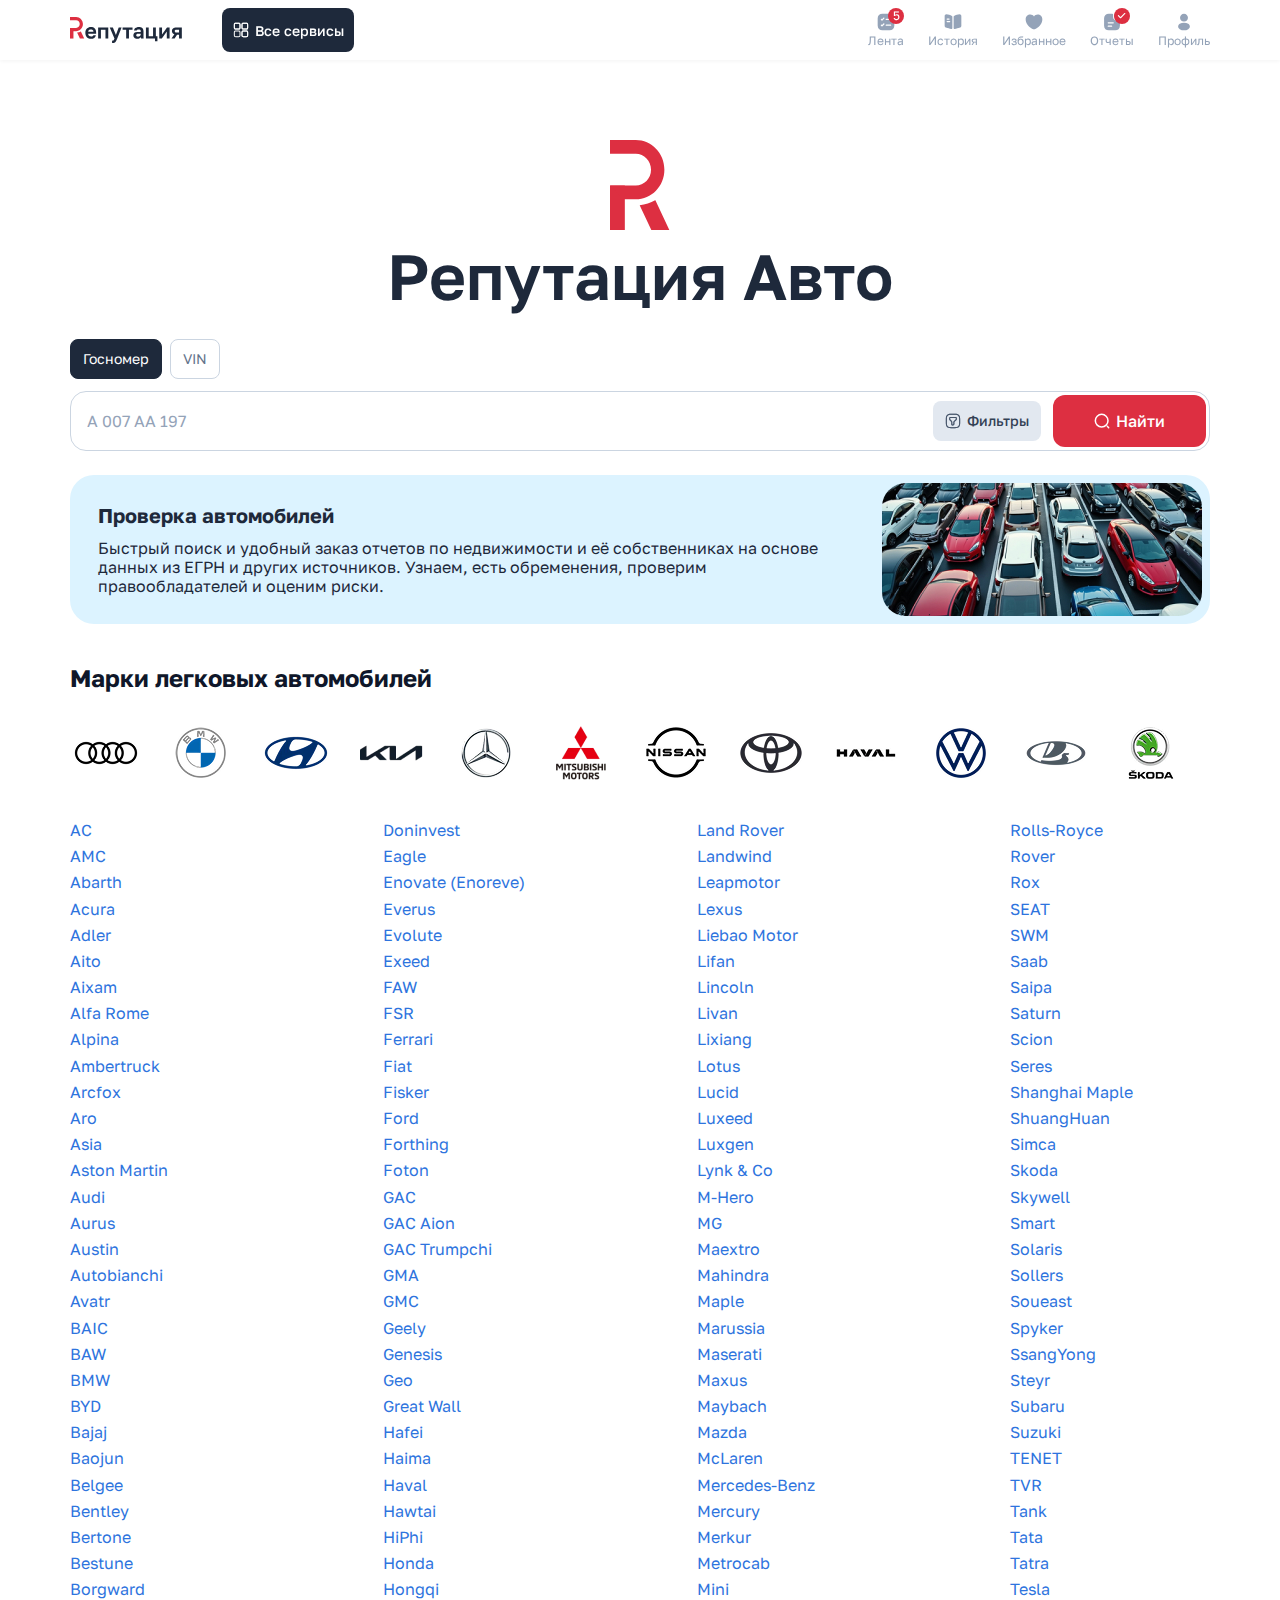
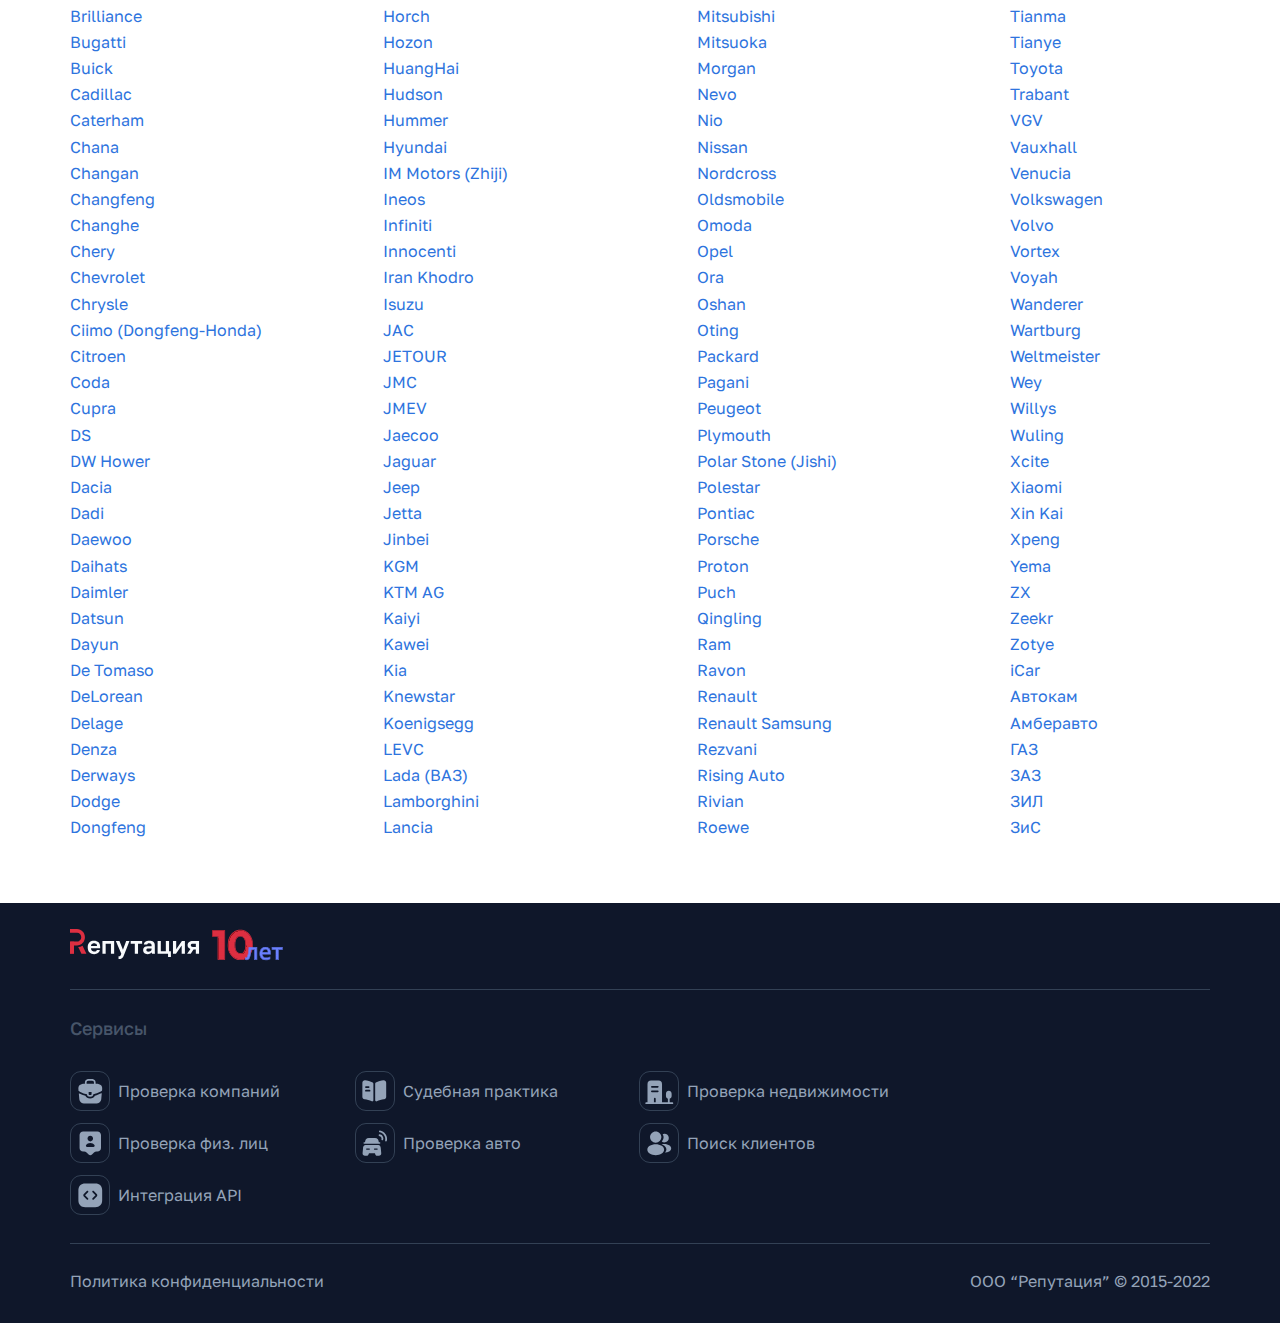
<file: index.html>
<!DOCTYPE html>
<html lang="ru">
<head>
  <meta charset="utf-8">
  <title>Default</title>
  <meta name="description" content="">
  <meta http-equiv="X-UA-Compatible" content="IE=edge">
  <meta name="viewport" content="width=device-width, initial-scale=1.0">
  <!-- <link rel="shortcut icon" type="image/x-icon" href="favicon.ico"> -->

  <!-- Libs -->
  <link rel="stylesheet" href="libs/swiper/swiper.min.css">
  <!-- Libs END -->

  <!-- Fonts -->
  <link rel="preconnect" href="https://fonts.googleapis.com">
  <link rel="preconnect" href="https://fonts.gstatic.com" crossorigin>
  <link href="https://fonts.googleapis.com/css2?family=Golos+Text:wght@400..900&display=swap" rel="stylesheet">
  <!-- Fonts END -->

  <link rel="stylesheet" href="css/reset.css">
  <link rel="stylesheet" href="css/grid.css">
  <link rel="stylesheet" href="css/main.css">
  <link rel="stylesheet" href="css/media.css">
</head>
<body class="body-bg">
  <div class="wrapper fx-column">
    
    <!-- Header -->

    <header class="header">
      <div class="container fx fx-between align-center">
        <div class="logo fx">
          <a href="#" class="fx">
            <img src="img/logo.svg" alt="Logo" class="hidden-tb">
            <img src="img/logo-mb.svg" alt="Logo" class="show-tb">
          </a>
        </div>
        <nav class="nav">
          <button class="btn flex-center btn--third btn--mid nav__open hidden-tb">Все сервисы</button>
          <div class="nav__box">
            <div class="nav__wrap">
              <p class="nav__title show-tb">Сервисы</p>
              <ul class="nav__list">
                <li><a href="#">
                  <span><svg width="29" height="29" viewBox="0 0 29 29" fill="none" xmlns="http://www.w3.org/2000/svg">
                    <path d="M25.1056 8.3098C24.0937 7.19076 22.4032 6.63123 19.9508 6.63123H19.6651V6.58361C19.6651 4.58361 19.6651 2.10742 15.1889 2.10742H13.3794C8.90318 2.10742 8.90318 4.59552 8.90318 6.58361V6.64314H8.61746C6.15318 6.64314 4.47461 7.20266 3.4627 8.32171C2.28413 9.63123 2.31985 11.3931 2.43889 12.5955L2.4508 12.6789L2.55374 13.7598C2.56393 13.8667 2.6217 13.9634 2.71147 14.0225C2.97306 14.1947 3.53454 14.56 3.85556 14.7384C4.02223 14.8455 4.2008 14.9408 4.37937 15.036C6.41508 16.155 8.65318 16.905 10.927 17.2741C11.0341 18.3931 11.5222 19.7027 14.1294 19.7027C16.7365 19.7027 17.2484 18.405 17.3318 17.2503C19.7603 16.8574 22.1056 16.0122 24.2246 14.7741C24.296 14.7384 24.3437 14.7027 24.4032 14.6669C24.9054 14.3831 25.4276 14.0292 25.8963 13.6878C25.9768 13.6292 26.0285 13.5393 26.0395 13.4403L26.0698 13.1669L26.1294 12.6074C26.1413 12.536 26.1413 12.4765 26.1532 12.3931C26.2484 11.1908 26.2246 9.5479 25.1056 8.3098ZM15.5818 16.4646C15.5818 17.7265 15.5818 17.9169 14.1175 17.9169C12.6532 17.9169 12.6532 17.6908 12.6532 16.4765V14.9765H15.5818V16.4646ZM10.6056 6.63123V6.58361C10.6056 4.5598 10.6056 3.8098 13.3794 3.8098H15.1889C17.9627 3.8098 17.9627 4.57171 17.9627 6.58361V6.64314H10.6056V6.63123Z" fill="#94A3B8"/>
                    <path d="M25.2351 16.1653C25.487 16.0437 25.7763 16.2442 25.7511 16.5227L25.2852 21.6549C25.0352 24.0359 24.059 26.4645 18.8209 26.4645H9.74944C4.51135 26.4645 3.53516 24.0359 3.28516 21.6669L2.84179 16.7898C2.81676 16.5145 3.10038 16.3147 3.35167 16.4299C4.59286 16.9992 7.57565 18.3275 9.2627 18.7421C9.38052 18.7711 9.47668 18.8551 9.52458 18.9665C10.2216 20.5883 11.8103 21.4526 14.1304 21.4526C16.4275 21.4526 18.0376 20.555 18.7361 18.931C18.7841 18.8194 18.88 18.7355 18.9979 18.7065C20.786 18.2665 23.9444 16.7882 25.2351 16.1653Z" fill="#94A3B8"/>
                  </svg></span>
                  Проверка компаний
                </a></li>
                <li><a href="#">
                  <span><svg width="29" height="29" viewBox="0 0 29 29" fill="none" xmlns="http://www.w3.org/2000/svg">
                    <path d="M21.4294 2.38086H7.14369C5.1675 2.38086 3.57227 3.96419 3.57227 5.91657V18.9047C3.57227 20.8571 5.1675 22.4404 7.14369 22.4404H8.04846C9.00084 22.4404 9.9056 22.8094 10.5723 23.4761L12.608 25.488C13.5366 26.4047 15.0485 26.4047 15.977 25.488L18.0127 23.4761C18.6794 22.8094 19.5961 22.4404 20.5366 22.4404H21.4294C23.4056 22.4404 25.0008 20.8571 25.0008 18.9047V5.91657C25.0008 3.96419 23.4056 2.38086 21.4294 2.38086ZM14.2866 6.84515C15.8223 6.84515 17.0604 8.08324 17.0604 9.61896C17.0604 11.1547 15.8223 12.3928 14.2866 12.3928C12.7508 12.3928 11.5127 11.1428 11.5127 9.61896C11.5127 8.08324 12.7508 6.84515 14.2866 6.84515ZM17.477 17.9285H11.0961C10.1318 17.9285 9.57227 16.8571 10.108 16.0594C10.9175 14.8571 12.4889 14.0475 14.2866 14.0475C16.0842 14.0475 17.6556 14.8571 18.4651 16.0594C19.0008 16.8571 18.4294 17.9285 17.477 17.9285Z" fill="#94A3B8"/>
                  </svg></span>
                  Проверка физ. лиц
                </a></li>
                <li><a href="#">
                  <span><svg width="29" height="29" viewBox="0 0 29 29" fill="none" xmlns="http://www.w3.org/2000/svg">
                    <path d="M26.1896 5.77376V19.9285C26.1896 21.0833 25.2492 22.1428 24.0944 22.2857L23.7254 22.3333C21.773 22.5952 19.023 23.4047 16.8087 24.3333C16.0349 24.6547 15.1777 24.0714 15.1777 23.2261V6.66662C15.1777 6.22614 15.4277 5.82138 15.8206 5.6071C17.9992 4.42852 21.2968 3.38091 23.5349 3.19043H23.6063C25.0349 3.19043 26.1896 4.34519 26.1896 5.77376Z" fill="#94A3B8"/>
                    <path d="M12.7501 5.6071C10.5715 4.42852 7.2739 3.38091 5.03581 3.19043H4.95247C3.5239 3.19043 2.36914 4.34519 2.36914 5.77376V19.9285C2.36914 21.0833 3.30962 22.1428 4.46438 22.2857L4.83343 22.3333C6.78581 22.5952 9.53581 23.4047 11.7501 24.3333C12.5239 24.6547 13.381 24.0714 13.381 23.2261V6.66662C13.381 6.21424 13.143 5.82138 12.7501 5.6071ZM5.95247 9.21424H8.63105C9.11914 9.21424 9.5239 9.619 9.5239 10.1071C9.5239 10.6071 9.11914 11 8.63105 11H5.95247C5.46438 11 5.05962 10.6071 5.05962 10.1071C5.05962 9.619 5.46438 9.21424 5.95247 9.21424ZM9.5239 14.5714H5.95247C5.46438 14.5714 5.05962 14.1785 5.05962 13.6785C5.05962 13.1904 5.46438 12.7857 5.95247 12.7857H9.5239C10.012 12.7857 10.4168 13.1904 10.4168 13.6785C10.4168 14.1785 10.012 14.5714 9.5239 14.5714Z" fill="#94A3B8"/>
                  </svg></span>
                  Судебные дела
                </a></li>
                <li><a href="#">
                  <span><svg width="29" height="29" viewBox="0 0 29 29" fill="none" xmlns="http://www.w3.org/2000/svg">
                    <path d="M22.2741 11.2975C22.155 11.2975 22.036 11.2737 21.9169 11.2261C21.4646 11.0237 21.2622 10.4999 21.4527 10.0475C21.6789 9.5356 21.5479 8.7856 21.1312 8.16656C20.7146 7.5356 20.0836 7.10703 19.5122 7.14275C18.9884 7.14275 18.6193 6.74989 18.6074 6.26179C18.6074 5.76179 19.0003 5.36894 19.4884 5.35703C20.7146 5.33322 21.8693 6.0356 22.6193 7.16656C23.3812 8.30941 23.5598 9.67846 23.0955 10.7499C22.9527 11.0951 22.6193 11.2975 22.2741 11.2975Z" fill="#94A3B8"/>
                    <path d="M25.9762 12.4763C25.8928 12.4763 25.8214 12.4644 25.7381 12.4406C25.2619 12.3097 24.9881 11.8216 25.119 11.3454C25.5714 9.72633 25.1905 7.79775 24.1071 6.17871C23.0238 4.55966 21.3809 3.47632 19.7024 3.27394C19.2143 3.21442 18.869 2.77394 18.9285 2.28585C18.9881 1.79775 19.4405 1.44061 19.9166 1.51204C22.0952 1.77394 24.2143 3.1549 25.5833 5.20251C26.9524 7.25013 27.4166 9.72633 26.8333 11.8454C26.7262 12.2144 26.369 12.4763 25.9762 12.4763Z" fill="#94A3B8"/>
                    <path d="M20.3821 14.0237C20.3821 14.3809 20.0845 14.6785 19.7273 14.6785H4.08445C3.72731 14.6785 3.42969 14.3809 3.42969 14.0237C3.42969 13.6666 3.72731 13.369 4.08445 13.369H4.9654L5.29873 11.7975C5.60826 10.2737 6.26302 8.88086 8.85826 8.88086H14.9654C17.5606 8.88086 18.2035 10.2856 18.5249 11.7975L18.8583 13.369H19.7392C20.0845 13.369 20.3821 13.6666 20.3821 14.0237Z" fill="#94A3B8"/>
                    <path d="M20.7508 18.9408C20.6199 17.5123 20.2389 15.9766 17.4532 15.9766H6.35797C3.57225 15.9766 3.1913 17.5123 3.06035 18.9408L2.57225 24.2385C2.51273 24.8932 2.72701 25.5599 3.17939 26.0599C3.64368 26.5599 4.28654 26.8456 4.98892 26.8456H6.61987C8.02463 26.8456 8.29844 26.0361 8.47701 25.5123L8.65558 24.9885C8.85797 24.3932 8.90559 24.2385 9.6913 24.2385H14.1437C14.9294 24.2385 14.9532 24.3218 15.1794 24.9885L15.358 25.5123C15.5365 26.048 15.7984 26.8456 17.2151 26.8456H18.8461C19.5365 26.8456 20.1913 26.5599 20.6556 26.0599C21.108 25.5599 21.3223 24.9051 21.2627 24.2385L20.7508 18.9408ZM9.29844 20.7504H6.6913C6.33416 20.7504 6.03654 20.4528 6.03654 20.0956C6.03654 19.7385 6.33416 19.4408 6.6913 19.4408H9.29844C9.65558 19.4408 9.9532 19.7385 9.9532 20.0956C9.9532 20.4528 9.65558 20.7504 9.29844 20.7504ZM17.1199 20.7504H14.5127C14.1556 20.7504 13.858 20.4528 13.858 20.0956C13.858 19.7385 14.1556 19.4408 14.5127 19.4408H17.1199C17.477 19.4408 17.7746 19.7385 17.7746 20.0956C17.7746 20.4528 17.477 20.7504 17.1199 20.7504Z" fill="#94A3B8"/>
                  </svg></span>
                  Проверка авто
                </a></li>
                <li><a href="#">
                  <span><svg width="29" height="29" viewBox="0 0 29 29" fill="none" xmlns="http://www.w3.org/2000/svg">
                    <path d="M13.4762 3.57129H6.05952C3.69048 3.57129 2.5 4.77367 2.5 7.16653V26.1903H8.92857V21.7261C8.92857 21.238 9.33333 20.8332 9.82143 20.8332C10.3095 20.8332 10.7143 21.2261 10.7143 21.7261V26.1903H17.0238V7.16653C17.0238 4.77367 15.8452 3.57129 13.4762 3.57129ZM12.7976 15.1784H6.90476C6.41667 15.1784 6.01191 14.7737 6.01191 14.2856C6.01191 13.7975 6.41667 13.3927 6.90476 13.3927H12.7976C13.2857 13.3927 13.6905 13.7975 13.6905 14.2856C13.6905 14.7737 13.2857 15.1784 12.7976 15.1784ZM12.7976 10.7141H6.90476C6.41667 10.7141 6.01191 10.3094 6.01191 9.82129C6.01191 9.33319 6.41667 8.92843 6.90476 8.92843H12.7976C13.2857 8.92843 13.6905 9.33319 13.6905 9.82129C13.6905 10.3094 13.2857 10.7141 12.7976 10.7141Z" fill="#94A3B8"/>
                    <path d="M27.3802 25.2973H24.6778V21.7259C25.8088 21.3568 26.6302 20.2973 26.6302 19.0473V16.6663C26.6302 15.1068 25.3564 13.833 23.7969 13.833C22.2374 13.833 20.9635 15.1068 20.9635 16.6663V19.0473C20.9635 20.2854 21.7731 21.333 22.8802 21.714V25.2973H1.18973C0.701637 25.2973 0.296875 25.7021 0.296875 26.1902C0.296875 26.6782 0.701637 27.083 1.18973 27.083H23.7254C23.7493 27.083 23.7612 27.0949 23.785 27.0949C23.8088 27.0949 23.8207 27.083 23.8445 27.083H27.3802C27.8683 27.083 28.2731 26.6782 28.2731 26.1902C28.2731 25.7021 27.8683 25.2973 27.3802 25.2973Z" fill="#94A3B8"/>
                  </svg></span>
                  Проверка недвижимости
                </a></li>
                <li><a href="#">
                  <span><svg width="29" height="29" viewBox="0 0 29 29" fill="none" xmlns="http://www.w3.org/2000/svg">
                    <path d="M10.7134 2.38086C7.59431 2.38086 5.05859 4.91657 5.05859 8.03562C5.05859 11.0951 7.45145 13.5713 10.5705 13.6785C10.6657 13.6666 10.761 13.6666 10.8324 13.6785C10.8562 13.6785 10.8681 13.6785 10.8919 13.6785C10.9038 13.6785 10.9038 13.6785 10.9157 13.6785C13.9634 13.5713 16.3562 11.0951 16.3681 8.03562C16.3681 4.91657 13.8324 2.38086 10.7134 2.38086Z" fill="#94A3B8"/>
                    <path d="M16.7606 16.8453C13.4392 14.631 8.02251 14.631 4.67727 16.8453C3.16536 17.8572 2.33203 19.2262 2.33203 20.6905C2.33203 22.1548 3.16536 23.512 4.66536 24.512C6.33203 25.631 8.52251 26.1905 10.713 26.1905C12.9035 26.1905 15.0939 25.631 16.7606 24.512C18.2606 23.5 19.0939 22.1429 19.0939 20.6667C19.082 19.2024 18.2606 17.8453 16.7606 16.8453Z" fill="#94A3B8"/>
                    <path d="M23.7969 8.73798C23.9874 11.0475 22.3445 13.0713 20.0707 13.3451C20.0588 13.3451 20.0588 13.3451 20.0469 13.3451H20.0112C19.9397 13.3451 19.8683 13.3451 19.8088 13.3689C18.654 13.4285 17.5945 13.0594 16.7969 12.3808C18.0231 11.2856 18.7254 9.64274 18.5826 7.85703C18.4993 6.89274 18.1659 6.01179 17.6659 5.26179C18.1183 5.0356 18.6421 4.89274 19.1778 4.84512C21.5112 4.64274 23.5945 6.38084 23.7969 8.73798Z" fill="#94A3B8"/>
                    <path d="M26.1781 19.7504C26.0829 20.9051 25.3448 21.9051 24.1067 22.5837C22.9162 23.2385 21.4162 23.548 19.9281 23.5123C20.7852 22.7385 21.2852 21.7742 21.3805 20.7504C21.4995 19.2742 20.7972 17.8575 19.3924 16.7266C18.5948 16.0956 17.6662 15.5956 16.6543 15.2266C19.2852 14.4647 22.5948 14.9766 24.6305 16.6194C25.7257 17.5004 26.2853 18.6075 26.1781 19.7504Z" fill="#94A3B8"/>
                  </svg></span>
                  Поиск клиентов
                </a></li>
                <li><a href="#">
                  <span><svg width="29" height="29" viewBox="0 0 29 29" fill="none" xmlns="http://www.w3.org/2000/svg">
                    <path d="M19.2737 2.38086H9.29753C4.96419 2.38086 2.38086 4.96419 2.38086 9.29753V19.2618C2.38086 23.6071 4.96419 26.1904 9.29753 26.1904H19.2618C23.5951 26.1904 26.1785 23.6071 26.1785 19.2737V9.29753C26.1904 4.96419 23.6071 2.38086 19.2737 2.38086ZM12.0594 17.2618C12.4047 17.607 12.4047 18.1785 12.0594 18.5237C11.8809 18.7023 11.6547 18.7856 11.4285 18.7856C11.2023 18.7856 10.9761 18.7023 10.7975 18.5237L7.83324 15.5594C7.13086 14.857 7.13086 13.7261 7.83324 13.0237L10.7975 10.0594C11.1428 9.71419 11.7142 9.71419 12.0594 10.0594C12.4047 10.4047 12.4047 10.9761 12.0594 11.3213L9.09515 14.2856L12.0594 17.2618ZM20.738 15.5475L17.7737 18.5118C17.5951 18.6904 17.369 18.7737 17.1428 18.7737C16.9166 18.7737 16.6904 18.6904 16.5118 18.5118C16.1666 18.1666 16.1666 17.5951 16.5118 17.2499L19.4761 14.2856L16.5118 11.3094C16.1666 10.9642 16.1666 10.3928 16.5118 10.0475C16.8571 9.70229 17.4285 9.70229 17.7737 10.0475L20.738 13.0118C21.4404 13.7142 21.4404 14.8571 20.738 15.5475Z" fill="#94A3B8"/>
                  </svg></span>
                  Интеграция API
                </a></li>
              </ul>
              <div class="nav__info show-tb">
                <p>Политика конфиденциальности</p>
                <p><a href="#">ООО “Репутация” © 2015-2022 </a></p>
              </div>
            </div>
          </div>
        </nav>
        <div class="panel fx">
          <a href="#" class="panel__item">
            <span class="panel__icon">
              <svg width="20" height="20" viewBox="0 0 20 20" fill="none" xmlns="http://www.w3.org/2000/svg">
                <path d="M13.492 1.66699H6.50866C3.47533 1.66699 1.66699 3.47533 1.66699 6.50866V13.492C1.66699 16.5253 3.47533 18.3337 6.50866 18.3337H13.492C16.5253 18.3337 18.3337 16.5253 18.3337 13.492V6.50866C18.3337 3.47533 16.5253 1.66699 13.492 1.66699ZM8.30866 12.417L6.43366 14.292C6.30866 14.417 6.15033 14.4753 5.99199 14.4753C5.83366 14.4753 5.66699 14.417 5.55033 14.292L4.92533 13.667C4.67533 13.4253 4.67533 13.0253 4.92533 12.7837C5.16699 12.542 5.55866 12.542 5.80866 12.7837L5.99199 12.967L7.42533 11.5337C7.66699 11.292 8.05866 11.292 8.30866 11.5337C8.55033 11.7753 8.55033 12.1753 8.30866 12.417ZM8.30866 6.58366L6.43366 8.45866C6.30866 8.58366 6.15033 8.64199 5.99199 8.64199C5.83366 8.64199 5.66699 8.58366 5.55033 8.45866L4.92533 7.83366C4.67533 7.59199 4.67533 7.19199 4.92533 6.95033C5.16699 6.70866 5.55866 6.70866 5.80866 6.95033L5.99199 7.13366L7.42533 5.70033C7.66699 5.45866 8.05866 5.45866 8.30866 5.70033C8.55033 5.94199 8.55033 6.34199 8.30866 6.58366ZM14.6337 13.8503H10.2587C9.91699 13.8503 9.63366 13.567 9.63366 13.2253C9.63366 12.8837 9.91699 12.6003 10.2587 12.6003H14.6337C14.9837 12.6003 15.2587 12.8837 15.2587 13.2253C15.2587 13.567 14.9837 13.8503 14.6337 13.8503ZM14.6337 8.01699H10.2587C9.91699 8.01699 9.63366 7.73366 9.63366 7.39199C9.63366 7.05033 9.91699 6.76699 10.2587 6.76699H14.6337C14.9837 6.76699 15.2587 7.05033 15.2587 7.39199C15.2587 7.73366 14.9837 8.01699 14.6337 8.01699Z" fill="#94A3B8"/>
              </svg>
              <span class="panel__info panel__info--quantity flex-center">5</span>
            </span>
            Лента
          </a>
          <a href="#" class="panel__item">
            <span class="panel__icon">
              <svg width="20" height="20" viewBox="0 0 20 20" fill="none" xmlns="http://www.w3.org/2000/svg">
                <path d="M18.3333 4.04173V13.9501C18.3333 14.7584 17.675 15.5001 16.8667 15.6001L16.6083 15.6334C15.2417 15.8167 13.3167 16.3834 11.7667 17.0334C11.225 17.2584 10.625 16.8501 10.625 16.2584V4.66673C10.625 4.3584 10.8 4.07507 11.075 3.92507C12.6 3.10007 14.9083 2.36673 16.475 2.2334H16.525C17.525 2.2334 18.3333 3.04173 18.3333 4.04173Z" fill="#94A3B8"/>
                <path d="M8.92487 3.92507C7.39987 3.10007 5.09154 2.36673 3.52487 2.2334H3.46654C2.46654 2.2334 1.6582 3.04173 1.6582 4.04173V13.9501C1.6582 14.7584 2.31654 15.5001 3.12487 15.6001L3.3832 15.6334C4.74987 15.8167 6.67487 16.3834 8.22487 17.0334C8.76654 17.2584 9.36654 16.8501 9.36654 16.2584V4.66673C9.36654 4.35006 9.19987 4.07507 8.92487 3.92507ZM4.16654 6.45006H6.04154C6.3832 6.45006 6.66654 6.7334 6.66654 7.07506C6.66654 7.42506 6.3832 7.70006 6.04154 7.70006H4.16654C3.82487 7.70006 3.54154 7.42506 3.54154 7.07506C3.54154 6.7334 3.82487 6.45006 4.16654 6.45006ZM6.66654 10.2001H4.16654C3.82487 10.2001 3.54154 9.92506 3.54154 9.57506C3.54154 9.2334 3.82487 8.95006 4.16654 8.95006H6.66654C7.0082 8.95006 7.29154 9.2334 7.29154 9.57506C7.29154 9.92506 7.0082 10.2001 6.66654 10.2001Z" fill="#94A3B8"/>
              </svg>
            </span>
            История
          </a>
          <a href="#" class="panel__item">
            <span class="panel__icon">
              <svg width="20" height="20" viewBox="0 0 20 20" fill="none" xmlns="http://www.w3.org/2000/svg">
                <path d="M13.7003 2.58301C12.192 2.58301 10.842 3.31634 10.0003 4.44134C9.15866 3.31634 7.80866 2.58301 6.30033 2.58301C3.74199 2.58301 1.66699 4.66634 1.66699 7.24134C1.66699 8.23301 1.82533 9.14967 2.10033 9.99967C3.41699 14.1663 7.47533 16.658 9.48366 17.3413C9.76699 17.4413 10.2337 17.4413 10.517 17.3413C12.5253 16.658 16.5837 14.1663 17.9003 9.99967C18.1753 9.14967 18.3337 8.23301 18.3337 7.24134C18.3337 4.66634 16.2587 2.58301 13.7003 2.58301Z" fill="#94A3B8"/>
              </svg>
            </span>
            Избранное
          </a>
          <a href="#" class="panel__item">
            <span class="panel__icon">
              <svg width="20" height="20" viewBox="0 0 20 20" fill="none" xmlns="http://www.w3.org/2000/svg">
                <path d="M13.1667 1.84207C12.8251 1.5004 12.2334 1.73373 12.2334 2.20873V5.11707C12.2334 6.33373 13.2667 7.34207 14.5251 7.34207C15.3167 7.3504 16.4167 7.3504 17.3584 7.3504C17.8334 7.3504 18.0834 6.79207 17.7501 6.45873C16.5501 5.2504 14.4001 3.0754 13.1667 1.84207Z" fill="#94A3B8"/>
                <path d="M17.083 8.49199H14.6747C12.6997 8.49199 11.0913 6.88366 11.0913 4.90866V2.50033C11.0913 2.04199 10.7163 1.66699 10.258 1.66699H6.72467C4.15801 1.66699 2.08301 3.33366 2.08301 6.30866V13.692C2.08301 16.667 4.15801 18.3337 6.72467 18.3337H13.2747C15.8413 18.3337 17.9163 16.667 17.9163 13.692V9.32533C17.9163 8.86699 17.5413 8.49199 17.083 8.49199ZM9.58301 14.792H6.24967C5.90801 14.792 5.62467 14.5087 5.62467 14.167C5.62467 13.8253 5.90801 13.542 6.24967 13.542H9.58301C9.92467 13.542 10.208 13.8253 10.208 14.167C10.208 14.5087 9.92467 14.792 9.58301 14.792ZM11.2497 11.4587H6.24967C5.90801 11.4587 5.62467 11.1753 5.62467 10.8337C5.62467 10.492 5.90801 10.2087 6.24967 10.2087H11.2497C11.5913 10.2087 11.8747 10.492 11.8747 10.8337C11.8747 11.1753 11.5913 11.4587 11.2497 11.4587Z" fill="#94A3B8"/>
              </svg>
              <span class="panel__info panel__info--check flex-center"></span>
            </span>
            Отчеты
          </a>
          <a href="#" class="panel__item">
            <span class="panel__icon">
              <svg width="20" height="20" viewBox="0 0 20 20" fill="none" xmlns="http://www.w3.org/2000/svg">
                <path d="M10.0003 1.66699C7.81699 1.66699 6.04199 3.44199 6.04199 5.62533C6.04199 7.76699 7.71699 9.50033 9.90033 9.57533C9.96699 9.56699 10.0337 9.56699 10.0837 9.57533C10.1003 9.57533 10.1087 9.57533 10.1253 9.57533C10.1337 9.57533 10.1337 9.57533 10.142 9.57533C12.2753 9.50033 13.9503 7.76699 13.9587 5.62533C13.9587 3.44199 12.1837 1.66699 10.0003 1.66699Z" fill="#94A3B8"/>
                <path d="M14.2338 11.7914C11.9088 10.2414 8.11712 10.2414 5.77546 11.7914C4.71712 12.4997 4.13379 13.4581 4.13379 14.4831C4.13379 15.5081 4.71712 16.4581 5.76712 17.1581C6.93379 17.9414 8.46712 18.3331 10.0005 18.3331C11.5338 18.3331 13.0671 17.9414 14.2338 17.1581C15.2838 16.4497 15.8671 15.4997 15.8671 14.4664C15.8588 13.4414 15.2838 12.4914 14.2338 11.7914Z" fill="#94A3B8"/>
              </svg>
            </span>
            Профиль
          </a>
        </div>
        <button class="navbar-toggle show-tb">
          <span class="icon-bar speed"></span>
          <span class="icon-bar speed"></span>
          <span class="icon-bar speed"></span>
        </button>
      </div>
    </header>
    
    <!-- Main -->
    
    <main class="main">

      <!-- Hero -->

      <section class="hero">
        <div class="container container--small">
          <div class="hero__head text-center hidden-tb">
            <div class="hero__head-img flex-center">
              <a href="#" class="fx"><img src="img/svg/i-logo.svg" alt="Logo"></a>
            </div>
            <h1>Репутация Авто</h1>
          </div>
          <div class="hero__inner fx fx-wrap">
            <div class="verification-txt fx fx-between align-center">
              <a href="#" style="background: url('img/other/verification.jpg') center/cover no-repeat;"></a>
              <div class="verification-txt__box">
                <span>Проверка автомобилей</span>
                <p>Быстрый поиск и удобный заказ отчетов по недвижимости и её собственниках на основе данных из ЕГРН и других источников. Узнаем, есть обременения, проверим правообладателей и оценим риски. </p>
              </div>
            </div>
            <form action="#" class="form search">
              <div class="tab">
                <ul class="tab__nav fx">
                  <li class="tab__nav-item flex-center speed active">Госномер</li>
                  <li class="tab__nav-item flex-center speed">VIN</li>
                </ul>
                <div class="tab__body">
                  <div class="tab__item">
                    <div class="search__body">
                      <div class="search__field">
                        <input class="hidden-tb" type="text" placeholder="A 007 AA 197">
                        <input class="show-tb" type="text" placeholder="Введите номер или VIN">
                        <div class="search__type">
                          <p>Вы можете проверить госномер следующих типов:</p>
                          <ul class="search__type-list fx fx-wrap">
                            <li>
                              <span>А 007 АА</span>
                              <span>197</span>
                            </li>
                            <li>
                              <span>А 007</span>
                              <span>77</span>
                            </li>
                            <li>
                              <span>АА 0007</span>
                              <span>77</span>
                            </li>
                            <li>
                              <span>0007 АА</span>
                              <span>77</span>
                            </li>
                          </ul>
                        </div>
                      </div>
                      <span class="btn btn--second flex-center hidden-tb speed"><i class="i-filter"></i>Фильтры</span>
                      <button class="btn btn--primary flex-center btn--big"><i class="i-search"></i>Найти</button>
                      <p class="search__example show-tb">Например, <span>50:21:0140218:5625</span> или <span>г.Москва, ул.Паперника, д.5, кв. 39</span></p>
                    </div>
                  </div>
                  <div class="tab__item">
                    <div class="search__body">
                      <div class="search__field">
                        <input class="hidden-tb" type="text" placeholder="A 007 AA 197">
                        <input class="show-tb" type="text" placeholder="Введите номер или VIN">
                        <div class="search__type">
                          <p>Вы можете проверить госномер следующих типов:</p>
                          <ul class="search__type-list fx fx-wrap">
                            <li>
                              <span>WAWZZZ4G5C1111391</span>
                            </li>
                            <li>
                              <span>WAWZZZ4G5C1111391</span>
                            </li>
                          </ul>
                        </div>
                      </div>
                      <span class="btn btn--second flex-center hidden-tb speed"><i class="i-filter"></i>Фильтры</span>
                      <button class="btn btn--primary flex-center btn--big"><i class="i-search"></i>Найти</button>
                      <p class="search__example show-tb">Например, <span>50:21:0140218:5625</span> или <span>г.Москва, ул.Паперника, д.5, кв. 39</span></p>
                    </div>
                  </div>
                </div>
              </div>
            </form>
          </div>
          <div class="hero__inner brand">
            <div class="title">
              <h2>Марки легковых автомобилей</h2>
            </div>
            <div class="brand__head fx fx-between hidden-tb">
              <div class="brand__head-item"><img src="img/brand/1.png" alt="Brand"></div>
              <div class="brand__head-item"><img src="img/brand/2.png" alt="Brand"></div>
              <div class="brand__head-item"><img src="img/brand/3.png" alt="Brand"></div>
              <div class="brand__head-item"><img src="img/brand/4.png" alt="Brand"></div>
              <div class="brand__head-item"><img src="img/brand/5.png" alt="Brand"></div>
              <div class="brand__head-item"><img src="img/brand/6.png" alt="Brand"></div>
              <div class="brand__head-item"><img src="img/brand/7.png" alt="Brand"></div>
              <div class="brand__head-item"><img src="img/brand/8.png" alt="Brand"></div>
              <div class="brand__head-item"><img src="img/brand/9.png" alt="Brand"></div>
              <div class="brand__head-item"><img src="img/brand/10.png" alt="Brand"></div>
              <div class="brand__head-item"><img src="img/brand/11.png" alt="Brand"></div>
              <div class="brand__head-item"><img src="img/brand/12.png" alt="Brand"></div>
            </div>
            <div class="brand__lists fx fx-between fx-wrap">
              <ul class="brand__list">
                <li><a href="#">AC</a></li>
                <li><a href="#">AMC</a></li>
                <li><a href="#">Abarth</a></li>
                <li><a href="#">Acura</a></li>
                <li><a href="#">Adler</a></li>
                <li><a href="#">Aito</a></li>
                <li><a href="#">Aixam</a></li>
                <li><a href="#">Alfa Rome</a></li>
                <li><a href="#">Alpina</a></li>
                <li><a href="#">Ambertruck</a></li>
                <li><a href="#">Arcfox</a></li>
                <li><a href="#">Aro</a></li>
                <li><a href="#">Asia</a></li>
                <li><a href="#">Aston Martin</a></li>
                <li><a href="#">Audi</a></li>
                <li><a href="#">Aurus</a></li>
                <li><a href="#">Austin</a></li>
                <li><a href="#">Autobianchi</a></li>
                <li><a href="#">Avatr</a></li>
                <li><a href="#">BAIC</a></li>
                <li><a href="#">BAW</a></li>
                <li><a href="#">BMW</a></li>
                <li><a href="#">BYD</a></li>
                <li><a href="#">Bajaj</a></li>
                <li><a href="#">Baojun</a></li>
                <li><a href="#">Belgee</a></li>
                <li><a href="#">Bentley</a></li>
                <li><a href="#">Bertone</a></li>
                <li><a href="#">Bestune</a></li>
                <li><a href="#">Borgward</a></li>
                <li><a href="#">Brilliance</a></li>
                <li><a href="#">Bugatti</a></li>
                <li><a href="#">Buick</a></li>
                <li><a href="#">Cadillac</a></li>
                <li><a href="#">Caterham</a></li>
                <li><a href="#">Chana</a></li>
                <li><a href="#">Changan</a></li>
                <li><a href="#">Changfeng</a></li>
                <li><a href="#">Changhe</a></li>
                <li><a href="#">Chery</a></li>
                <li><a href="#">Chevrolet</a></li>
                <li><a href="#">Chrysle</a></li>
                <li><a href="#">Ciimo (Dongfeng-Honda)</a></li>
                <li><a href="#">Citroen</a></li>
                <li><a href="#">Coda</a></li>
                <li><a href="#">Cupra</a></li>
                <li><a href="#">DS</a></li>
                <li><a href="#">DW Hower</a></li>
                <li><a href="#">Dacia</a></li>
                <li><a href="#">Dadi</a></li>
                <li><a href="#">Daewoo</a></li>
                <li><a href="#">Daihats</a></li>
                <li><a href="#">Daimler</a></li>
                <li><a href="#">Datsun</a></li>
                <li><a href="#">Dayun</a></li>
                <li><a href="#">De Tomaso</a></li>
                <li><a href="#">DeLorean</a></li>
                <li><a href="#">Delage</a></li>
                <li><a href="#">Denza</a></li>
                <li><a href="#">Derways</a></li>
                <li><a href="#">Dodge</a></li>
                <li><a href="#">Dongfeng</a></li>
              </ul>
              <ul class="brand__list">
                <li><a href="#">Doninvest</a></li>
                <li><a href="#">Eagle</a></li>
                <li><a href="#">Enovate (Enoreve)</a></li>
                <li><a href="#">Everus</a></li>
                <li><a href="#">Evolute</a></li>
                <li><a href="#">Exeed</a></li>
                <li><a href="#">FAW</a></li>
                <li><a href="#">FSR</a></li>
                <li><a href="#">Ferrari</a></li>
                <li><a href="#">Fiat</a></li>
                <li><a href="#">Fisker</a></li>
                <li><a href="#">Ford</a></li>
                <li><a href="#">Forthing</a></li>
                <li><a href="#">Foton</a></li>
                <li><a href="#">GAC</a></li>
                <li><a href="#">GAC Aion</a></li>
                <li><a href="#">GAC Trumpchi</a></li>
                <li><a href="#">GMA</a></li>
                <li><a href="#">GMC</a></li>
                <li><a href="#">Geely</a></li>
                <li><a href="#">Genesis</a></li>
                <li><a href="#">Geo</a></li>
                <li><a href="#">Great Wall</a></li>
                <li><a href="#">Hafei</a></li>
                <li><a href="#">Haima</a></li>
                <li><a href="#">Haval</a></li>
                <li><a href="#">Hawtai</a></li>
                <li><a href="#">HiPhi</a></li>
                <li><a href="#">Honda</a></li>
                <li><a href="#">Hongqi</a></li>
                <li><a href="#">Horch</a></li>
                <li><a href="#">Hozon</a></li>
                <li><a href="#">HuangHai</a></li>
                <li><a href="#">Hudson</a></li>
                <li><a href="#">Hummer</a></li>
                <li><a href="#">Hyundai</a></li>
                <li><a href="#">IM Motors (Zhiji)</a></li>
                <li><a href="#">Ineos</a></li>
                <li><a href="#">Infiniti</a></li>
                <li><a href="#">Innocenti</a></li>
                <li><a href="#">Iran Khodro</a></li>
                <li><a href="#">Isuzu</a></li>
                <li><a href="#">JAC</a></li>
                <li><a href="#">JETOUR</a></li>
                <li><a href="#">JMC</a></li>
                <li><a href="#">JMEV</a></li>
                <li><a href="#">Jaecoo</a></li>
                <li><a href="#">Jaguar</a></li>
                <li><a href="#">Jeep</a></li>
                <li><a href="#">Jetta</a></li>
                <li><a href="#">Jinbei</a></li>
                <li><a href="#">KGM</a></li>
                <li><a href="#">KTM AG</a></li>
                <li><a href="#">Kaiyi</a></li>
                <li><a href="#">Kawei</a></li>
                <li><a href="#">Kia</a></li>
                <li><a href="#">Knewstar</a></li>
                <li><a href="#">Koenigsegg</a></li>
                <li><a href="#">LEVC</a></li>
                <li><a href="#">Lada (ВАЗ)</a></li>
                <li><a href="#">Lamborghini</a></li>
                <li><a href="#">Lancia</a></li>
              </ul>
              <ul class="brand__list">
                <li><a href="#">Land Rover</a></li>
                <li><a href="#">Landwind</a></li>
                <li><a href="#">Leapmotor</a></li>
                <li><a href="#">Lexus</a></li>
                <li><a href="#">Liebao Motor</a></li>
                <li><a href="#">Lifan</a></li>
                <li><a href="#">Lincoln</a></li>
                <li><a href="#">Livan</a></li>
                <li><a href="#">Lixiang</a></li>
                <li><a href="#">Lotus</a></li>
                <li><a href="#">Lucid</a></li>
                <li><a href="#">Luxeed</a></li>
                <li><a href="#">Luxgen</a></li>
                <li><a href="#">Lynk & Co</a></li>
                <li><a href="#">M-Hero</a></li>
                <li><a href="#">MG</a></li>
                <li><a href="#">Maextro</a></li>
                <li><a href="#">Mahindra</a></li>
                <li><a href="#">Maple</a></li>
                <li><a href="#">Marussia</a></li>
                <li><a href="#">Maserati</a></li>
                <li><a href="#">Maxus</a></li>
                <li><a href="#">Maybach</a></li>
                <li><a href="#">Mazda</a></li>
                <li><a href="#">McLaren</a></li>
                <li><a href="#">Mercedes-Benz</a></li>
                <li><a href="#">Mercury</a></li>
                <li><a href="#">Merkur</a></li>
                <li><a href="#">Metrocab</a></li>
                <li><a href="#">Mini</a></li>
                <li><a href="#">Mitsubishi</a></li>
                <li><a href="#">Mitsuoka</a></li>
                <li><a href="#">Morgan</a></li>
                <li><a href="#">Nevo</a></li>
                <li><a href="#">Nio</a></li>
                <li><a href="#">Nissan</a></li>
                <li><a href="#">Nordcross</a></li>
                <li><a href="#">Oldsmobile</a></li>
                <li><a href="#">Omoda</a></li>
                <li><a href="#">Opel</a></li>
                <li><a href="#">Ora</a></li>
                <li><a href="#">Oshan</a></li>
                <li><a href="#">Oting</a></li>
                <li><a href="#">Packard</a></li>
                <li><a href="#">Pagani</a></li>
                <li><a href="#">Peugeot</a></li>
                <li><a href="#">Plymouth</a></li>
                <li><a href="#">Polar Stone (Jishi)</a></li>
                <li><a href="#">Polestar</a></li>
                <li><a href="#">Pontiac</a></li>
                <li><a href="#">Porsche</a></li>
                <li><a href="#">Proton</a></li>
                <li><a href="#">Puch</a></li>
                <li><a href="#">Qingling</a></li>
                <li><a href="#">Ram</a></li>
                <li><a href="#">Ravon</a></li>
                <li><a href="#">Renault</a></li>
                <li><a href="#">Renault Samsung</a></li>
                <li><a href="#">Rezvani</a></li>
                <li><a href="#">Rising Auto</a></li>
                <li><a href="#">Rivian</a></li>
                <li><a href="#">Roewe</a></li>
              </ul>
              <ul class="brand__list">
                <li><a href="#">Rolls-Royce</a></li>
                <li><a href="#">Rover</a></li>
                <li><a href="#">Rox</a></li>
                <li><a href="#">SEAT</a></li>
                <li><a href="#">SWM</a></li>
                <li><a href="#">Saab</a></li>
                <li><a href="#">Saipa</a></li>
                <li><a href="#">Saturn</a></li>
                <li><a href="#">Scion</a></li>
                <li><a href="#">Seres</a></li>
                <li><a href="#">Shanghai Maple</a></li>
                <li><a href="#">ShuangHuan</a></li>
                <li><a href="#">Simca</a></li>
                <li><a href="#">Skoda</a></li>
                <li><a href="#">Skywell</a></li>
                <li><a href="#">Smart</a></li>
                <li><a href="#">Solaris</a></li>
                <li><a href="#">Sollers</a></li>
                <li><a href="#">Soueast</a></li>
                <li><a href="#">Spyker</a></li>
                <li><a href="#">SsangYong</a></li>
                <li><a href="#">Steyr</a></li>
                <li><a href="#">Subaru</a></li>
                <li><a href="#">Suzuki</a></li>
                <li><a href="#">TENET</a></li>
                <li><a href="#">TVR</a></li>
                <li><a href="#">Tank</a></li>
                <li><a href="#">Tata</a></li>
                <li><a href="#">Tatra</a></li>
                <li><a href="#">Tesla</a></li>
                <li><a href="#">Tianma</a></li>
                <li><a href="#">Tianye</a></li>
                <li><a href="#">Toyota</a></li>
                <li><a href="#">Trabant</a></li>
                <li><a href="#">VGV</a></li>
                <li><a href="#">Vauxhall</a></li>
                <li><a href="#">Venucia</a></li>
                <li><a href="#">Volkswagen</a></li>
                <li><a href="#">Volvo</a></li>
                <li><a href="#">Vortex</a></li>
                <li><a href="#">Voyah</a></li>
                <li><a href="#">Wanderer</a></li>
                <li><a href="#">Wartburg</a></li>
                <li><a href="#">Weltmeister</a></li>
                <li><a href="#">Wey</a></li>
                <li><a href="#">Willys</a></li>
                <li><a href="#">Wuling</a></li>
                <li><a href="#">Xcite</a></li>
                <li><a href="#">Xiaomi</a></li>
                <li><a href="#">Xin Kai</a></li>
                <li><a href="#">Xpeng</a></li>
                <li><a href="#">Yema</a></li>
                <li><a href="#">ZX</a></li>
                <li><a href="#">Zeekr</a></li>
                <li><a href="#">Zotye</a></li>
                <li><a href="#">iCar</a></li>
                <li><a href="#">Автокам</a></li>
                <li><a href="#">Амберавто</a></li>
                <li><a href="#">ГАЗ</a></li>
                <li><a href="#">ЗАЗ</a></li>
                <li><a href="#">ЗИЛ</a></li>
                <li><a href="#">ЗиС</a></li>
              </ul>
            </div>
          </div>
        </div>
      </section>
      
    </main>

    <!-- Footer -->

    <footer class="footer">
      <div class="container">
        <div class="footer__logo fx">
          <img src="img/logo-footer.svg" alt="Logo">
        </div>
        <div class="footer__body">
          <p class="footer__title">Сервисы</p>
          <ul class="footer__list fx fx-between fx-wrap">
            <li><a href="#">
              <span><svg width="29" height="29" viewBox="0 0 29 29" fill="none" xmlns="http://www.w3.org/2000/svg">
                <path d="M25.1056 8.3098C24.0937 7.19076 22.4032 6.63123 19.9508 6.63123H19.6651V6.58361C19.6651 4.58361 19.6651 2.10742 15.1889 2.10742H13.3794C8.90318 2.10742 8.90318 4.59552 8.90318 6.58361V6.64314H8.61746C6.15318 6.64314 4.47461 7.20266 3.4627 8.32171C2.28413 9.63123 2.31985 11.3931 2.43889 12.5955L2.4508 12.6789L2.55374 13.7598C2.56393 13.8667 2.6217 13.9634 2.71147 14.0225C2.97306 14.1947 3.53454 14.56 3.85556 14.7384C4.02223 14.8455 4.2008 14.9408 4.37937 15.036C6.41508 16.155 8.65318 16.905 10.927 17.2741C11.0341 18.3931 11.5222 19.7027 14.1294 19.7027C16.7365 19.7027 17.2484 18.405 17.3318 17.2503C19.7603 16.8574 22.1056 16.0122 24.2246 14.7741C24.296 14.7384 24.3437 14.7027 24.4032 14.6669C24.9054 14.3831 25.4276 14.0292 25.8963 13.6878C25.9768 13.6292 26.0285 13.5393 26.0395 13.4403L26.0698 13.1669L26.1294 12.6074C26.1413 12.536 26.1413 12.4765 26.1532 12.3931C26.2484 11.1908 26.2246 9.5479 25.1056 8.3098ZM15.5818 16.4646C15.5818 17.7265 15.5818 17.9169 14.1175 17.9169C12.6532 17.9169 12.6532 17.6908 12.6532 16.4765V14.9765H15.5818V16.4646ZM10.6056 6.63123V6.58361C10.6056 4.5598 10.6056 3.8098 13.3794 3.8098H15.1889C17.9627 3.8098 17.9627 4.57171 17.9627 6.58361V6.64314H10.6056V6.63123Z" fill="#94A3B8"/>
                <path d="M25.2351 16.1653C25.487 16.0437 25.7763 16.2442 25.7511 16.5227L25.2852 21.6549C25.0352 24.0359 24.059 26.4645 18.8209 26.4645H9.74944C4.51135 26.4645 3.53516 24.0359 3.28516 21.6669L2.84179 16.7898C2.81676 16.5145 3.10038 16.3147 3.35167 16.4299C4.59286 16.9992 7.57565 18.3275 9.2627 18.7421C9.38052 18.7711 9.47668 18.8551 9.52458 18.9665C10.2216 20.5883 11.8103 21.4526 14.1304 21.4526C16.4275 21.4526 18.0376 20.555 18.7361 18.931C18.7841 18.8194 18.88 18.7355 18.9979 18.7065C20.786 18.2665 23.9444 16.7882 25.2351 16.1653Z" fill="#94A3B8"/>
              </svg></span>
              Проверка компаний
            </a></li>
            <li><a href="#">
              <span><svg width="29" height="29" viewBox="0 0 29 29" fill="none" xmlns="http://www.w3.org/2000/svg">
                <path d="M26.1896 5.77376V19.9285C26.1896 21.0833 25.2492 22.1428 24.0944 22.2857L23.7254 22.3333C21.773 22.5952 19.023 23.4047 16.8087 24.3333C16.0349 24.6547 15.1777 24.0714 15.1777 23.2261V6.66662C15.1777 6.22614 15.4277 5.82138 15.8206 5.6071C17.9992 4.42852 21.2968 3.38091 23.5349 3.19043H23.6063C25.0349 3.19043 26.1896 4.34519 26.1896 5.77376Z" fill="#94A3B8"/>
                <path d="M12.7501 5.6071C10.5715 4.42852 7.2739 3.38091 5.03581 3.19043H4.95247C3.5239 3.19043 2.36914 4.34519 2.36914 5.77376V19.9285C2.36914 21.0833 3.30962 22.1428 4.46438 22.2857L4.83343 22.3333C6.78581 22.5952 9.53581 23.4047 11.7501 24.3333C12.5239 24.6547 13.381 24.0714 13.381 23.2261V6.66662C13.381 6.21424 13.143 5.82138 12.7501 5.6071ZM5.95247 9.21424H8.63105C9.11914 9.21424 9.5239 9.619 9.5239 10.1071C9.5239 10.6071 9.11914 11 8.63105 11H5.95247C5.46438 11 5.05962 10.6071 5.05962 10.1071C5.05962 9.619 5.46438 9.21424 5.95247 9.21424ZM9.5239 14.5714H5.95247C5.46438 14.5714 5.05962 14.1785 5.05962 13.6785C5.05962 13.1904 5.46438 12.7857 5.95247 12.7857H9.5239C10.012 12.7857 10.4168 13.1904 10.4168 13.6785C10.4168 14.1785 10.012 14.5714 9.5239 14.5714Z" fill="#94A3B8"/>
              </svg></span>
              Судебная практика
            </a></li>
            <li><a href="#">
              <span><svg width="29" height="29" viewBox="0 0 29 29" fill="none" xmlns="http://www.w3.org/2000/svg">
                <path d="M13.4762 3.57129H6.05952C3.69048 3.57129 2.5 4.77367 2.5 7.16653V26.1903H8.92857V21.7261C8.92857 21.238 9.33333 20.8332 9.82143 20.8332C10.3095 20.8332 10.7143 21.2261 10.7143 21.7261V26.1903H17.0238V7.16653C17.0238 4.77367 15.8452 3.57129 13.4762 3.57129ZM12.7976 15.1784H6.90476C6.41667 15.1784 6.01191 14.7737 6.01191 14.2856C6.01191 13.7975 6.41667 13.3927 6.90476 13.3927H12.7976C13.2857 13.3927 13.6905 13.7975 13.6905 14.2856C13.6905 14.7737 13.2857 15.1784 12.7976 15.1784ZM12.7976 10.7141H6.90476C6.41667 10.7141 6.01191 10.3094 6.01191 9.82129C6.01191 9.33319 6.41667 8.92843 6.90476 8.92843H12.7976C13.2857 8.92843 13.6905 9.33319 13.6905 9.82129C13.6905 10.3094 13.2857 10.7141 12.7976 10.7141Z" fill="#94A3B8"/>
                <path d="M27.3802 25.2973H24.6778V21.7259C25.8088 21.3568 26.6302 20.2973 26.6302 19.0473V16.6663C26.6302 15.1068 25.3564 13.833 23.7969 13.833C22.2374 13.833 20.9635 15.1068 20.9635 16.6663V19.0473C20.9635 20.2854 21.7731 21.333 22.8802 21.714V25.2973H1.18973C0.701637 25.2973 0.296875 25.7021 0.296875 26.1902C0.296875 26.6782 0.701637 27.083 1.18973 27.083H23.7254C23.7493 27.083 23.7612 27.0949 23.785 27.0949C23.8088 27.0949 23.8207 27.083 23.8445 27.083H27.3802C27.8683 27.083 28.2731 26.6782 28.2731 26.1902C28.2731 25.7021 27.8683 25.2973 27.3802 25.2973Z" fill="#94A3B8"/>
              </svg></span>
              Проверка недвижимости
            </a></li>
            <li><a href="#">
              <span><svg width="29" height="29" viewBox="0 0 29 29" fill="none" xmlns="http://www.w3.org/2000/svg">
                <path d="M21.4294 2.38086H7.14369C5.1675 2.38086 3.57227 3.96419 3.57227 5.91657V18.9047C3.57227 20.8571 5.1675 22.4404 7.14369 22.4404H8.04846C9.00084 22.4404 9.9056 22.8094 10.5723 23.4761L12.608 25.488C13.5366 26.4047 15.0485 26.4047 15.977 25.488L18.0127 23.4761C18.6794 22.8094 19.5961 22.4404 20.5366 22.4404H21.4294C23.4056 22.4404 25.0008 20.8571 25.0008 18.9047V5.91657C25.0008 3.96419 23.4056 2.38086 21.4294 2.38086ZM14.2866 6.84515C15.8223 6.84515 17.0604 8.08324 17.0604 9.61896C17.0604 11.1547 15.8223 12.3928 14.2866 12.3928C12.7508 12.3928 11.5127 11.1428 11.5127 9.61896C11.5127 8.08324 12.7508 6.84515 14.2866 6.84515ZM17.477 17.9285H11.0961C10.1318 17.9285 9.57227 16.8571 10.108 16.0594C10.9175 14.8571 12.4889 14.0475 14.2866 14.0475C16.0842 14.0475 17.6556 14.8571 18.4651 16.0594C19.0008 16.8571 18.4294 17.9285 17.477 17.9285Z" fill="#94A3B8"/>
              </svg></span>
              Проверка физ. лиц
            </a></li>
            <li><a href="#">
              <span><svg width="29" height="29" viewBox="0 0 29 29" fill="none" xmlns="http://www.w3.org/2000/svg">
                <path d="M22.2741 11.2975C22.155 11.2975 22.036 11.2737 21.9169 11.2261C21.4646 11.0237 21.2622 10.4999 21.4527 10.0475C21.6789 9.5356 21.5479 8.7856 21.1312 8.16656C20.7146 7.5356 20.0836 7.10703 19.5122 7.14275C18.9884 7.14275 18.6193 6.74989 18.6074 6.26179C18.6074 5.76179 19.0003 5.36894 19.4884 5.35703C20.7146 5.33322 21.8693 6.0356 22.6193 7.16656C23.3812 8.30941 23.5598 9.67846 23.0955 10.7499C22.9527 11.0951 22.6193 11.2975 22.2741 11.2975Z" fill="#94A3B8"/>
                <path d="M25.9762 12.4763C25.8928 12.4763 25.8214 12.4644 25.7381 12.4406C25.2619 12.3097 24.9881 11.8216 25.119 11.3454C25.5714 9.72633 25.1905 7.79775 24.1071 6.17871C23.0238 4.55966 21.3809 3.47632 19.7024 3.27394C19.2143 3.21442 18.869 2.77394 18.9285 2.28585C18.9881 1.79775 19.4405 1.44061 19.9166 1.51204C22.0952 1.77394 24.2143 3.1549 25.5833 5.20251C26.9524 7.25013 27.4166 9.72633 26.8333 11.8454C26.7262 12.2144 26.369 12.4763 25.9762 12.4763Z" fill="#94A3B8"/>
                <path d="M20.3821 14.0237C20.3821 14.3809 20.0845 14.6785 19.7273 14.6785H4.08445C3.72731 14.6785 3.42969 14.3809 3.42969 14.0237C3.42969 13.6666 3.72731 13.369 4.08445 13.369H4.9654L5.29873 11.7975C5.60826 10.2737 6.26302 8.88086 8.85826 8.88086H14.9654C17.5606 8.88086 18.2035 10.2856 18.5249 11.7975L18.8583 13.369H19.7392C20.0845 13.369 20.3821 13.6666 20.3821 14.0237Z" fill="#94A3B8"/>
                <path d="M20.7508 18.9408C20.6199 17.5123 20.2389 15.9766 17.4532 15.9766H6.35797C3.57225 15.9766 3.1913 17.5123 3.06035 18.9408L2.57225 24.2385C2.51273 24.8932 2.72701 25.5599 3.17939 26.0599C3.64368 26.5599 4.28654 26.8456 4.98892 26.8456H6.61987C8.02463 26.8456 8.29844 26.0361 8.47701 25.5123L8.65558 24.9885C8.85797 24.3932 8.90559 24.2385 9.6913 24.2385H14.1437C14.9294 24.2385 14.9532 24.3218 15.1794 24.9885L15.358 25.5123C15.5365 26.048 15.7984 26.8456 17.2151 26.8456H18.8461C19.5365 26.8456 20.1913 26.5599 20.6556 26.0599C21.108 25.5599 21.3223 24.9051 21.2627 24.2385L20.7508 18.9408ZM9.29844 20.7504H6.6913C6.33416 20.7504 6.03654 20.4528 6.03654 20.0956C6.03654 19.7385 6.33416 19.4408 6.6913 19.4408H9.29844C9.65558 19.4408 9.9532 19.7385 9.9532 20.0956C9.9532 20.4528 9.65558 20.7504 9.29844 20.7504ZM17.1199 20.7504H14.5127C14.1556 20.7504 13.858 20.4528 13.858 20.0956C13.858 19.7385 14.1556 19.4408 14.5127 19.4408H17.1199C17.477 19.4408 17.7746 19.7385 17.7746 20.0956C17.7746 20.4528 17.477 20.7504 17.1199 20.7504Z" fill="#94A3B8"/>
              </svg></span>
              Проверка авто
            </a></li>
            <li><a href="#">
              <span><svg width="29" height="29" viewBox="0 0 29 29" fill="none" xmlns="http://www.w3.org/2000/svg">
                <path d="M10.7134 2.38086C7.59431 2.38086 5.05859 4.91657 5.05859 8.03562C5.05859 11.0951 7.45145 13.5713 10.5705 13.6785C10.6657 13.6666 10.761 13.6666 10.8324 13.6785C10.8562 13.6785 10.8681 13.6785 10.8919 13.6785C10.9038 13.6785 10.9038 13.6785 10.9157 13.6785C13.9634 13.5713 16.3562 11.0951 16.3681 8.03562C16.3681 4.91657 13.8324 2.38086 10.7134 2.38086Z" fill="#94A3B8"/>
                <path d="M16.7606 16.8453C13.4392 14.631 8.02251 14.631 4.67727 16.8453C3.16536 17.8572 2.33203 19.2262 2.33203 20.6905C2.33203 22.1548 3.16536 23.512 4.66536 24.512C6.33203 25.631 8.52251 26.1905 10.713 26.1905C12.9035 26.1905 15.0939 25.631 16.7606 24.512C18.2606 23.5 19.0939 22.1429 19.0939 20.6667C19.082 19.2024 18.2606 17.8453 16.7606 16.8453Z" fill="#94A3B8"/>
                <path d="M23.7969 8.73798C23.9874 11.0475 22.3445 13.0713 20.0707 13.3451C20.0588 13.3451 20.0588 13.3451 20.0469 13.3451H20.0112C19.9397 13.3451 19.8683 13.3451 19.8088 13.3689C18.654 13.4285 17.5945 13.0594 16.7969 12.3808C18.0231 11.2856 18.7254 9.64274 18.5826 7.85703C18.4993 6.89274 18.1659 6.01179 17.6659 5.26179C18.1183 5.0356 18.6421 4.89274 19.1778 4.84512C21.5112 4.64274 23.5945 6.38084 23.7969 8.73798Z" fill="#94A3B8"/>
                <path d="M26.1781 19.7504C26.0829 20.9051 25.3448 21.9051 24.1067 22.5837C22.9162 23.2385 21.4162 23.548 19.9281 23.5123C20.7852 22.7385 21.2852 21.7742 21.3805 20.7504C21.4995 19.2742 20.7972 17.8575 19.3924 16.7266C18.5948 16.0956 17.6662 15.5956 16.6543 15.2266C19.2852 14.4647 22.5948 14.9766 24.6305 16.6194C25.7257 17.5004 26.2853 18.6075 26.1781 19.7504Z" fill="#94A3B8"/>
              </svg></span>
              Поиск клиентов
            </a></li>
            <li><a href="#">
              <span><svg width="29" height="29" viewBox="0 0 29 29" fill="none" xmlns="http://www.w3.org/2000/svg">
                <path d="M19.2737 2.38086H9.29753C4.96419 2.38086 2.38086 4.96419 2.38086 9.29753V19.2618C2.38086 23.6071 4.96419 26.1904 9.29753 26.1904H19.2618C23.5951 26.1904 26.1785 23.6071 26.1785 19.2737V9.29753C26.1904 4.96419 23.6071 2.38086 19.2737 2.38086ZM12.0594 17.2618C12.4047 17.607 12.4047 18.1785 12.0594 18.5237C11.8809 18.7023 11.6547 18.7856 11.4285 18.7856C11.2023 18.7856 10.9761 18.7023 10.7975 18.5237L7.83324 15.5594C7.13086 14.857 7.13086 13.7261 7.83324 13.0237L10.7975 10.0594C11.1428 9.71419 11.7142 9.71419 12.0594 10.0594C12.4047 10.4047 12.4047 10.9761 12.0594 11.3213L9.09515 14.2856L12.0594 17.2618ZM20.738 15.5475L17.7737 18.5118C17.5951 18.6904 17.369 18.7737 17.1428 18.7737C16.9166 18.7737 16.6904 18.6904 16.5118 18.5118C16.1666 18.1666 16.1666 17.5951 16.5118 17.2499L19.4761 14.2856L16.5118 11.3094C16.1666 10.9642 16.1666 10.3928 16.5118 10.0475C16.8571 9.70229 17.4285 9.70229 17.7737 10.0475L20.738 13.0118C21.4404 13.7142 21.4404 14.8571 20.738 15.5475Z" fill="#94A3B8"/>
              </svg></span>
              Интеграция API
            </a></li>
          </ul>
        </div>
        <div class="footer__bott fx fx-between align-center">
          <p>Политика конфиденциальности</p>
          <p><a href="#">ООО “Репутация” © 2015-2022 </a></p>
        </div>
      </div>
    </footer>

  </div>

  <!-- Overlay -->

  <div class="overlay hidden-tb"></div>

  <script src="libs/jquery/jquery-3.4.0.min.js"></script>
  <script src="libs/swiper/swiper.min.js"></script>
  <script src="libs/chart/chart.umd.min.js"></script>
  <script src="js/main.js"></script>
  <!-- Yandex.Metrika counter --><!-- /Yandex.Metrika counter -->
  <!-- Google Analytics counter --><!-- /Google Analytics counter -->

  <script>document.write('<script src="http://' + (location.host || 'localhost').split(':')[0] + ':35729/livereload.js?snipver=1"></' + 'script>')</script>
</body>
</html>
</file>
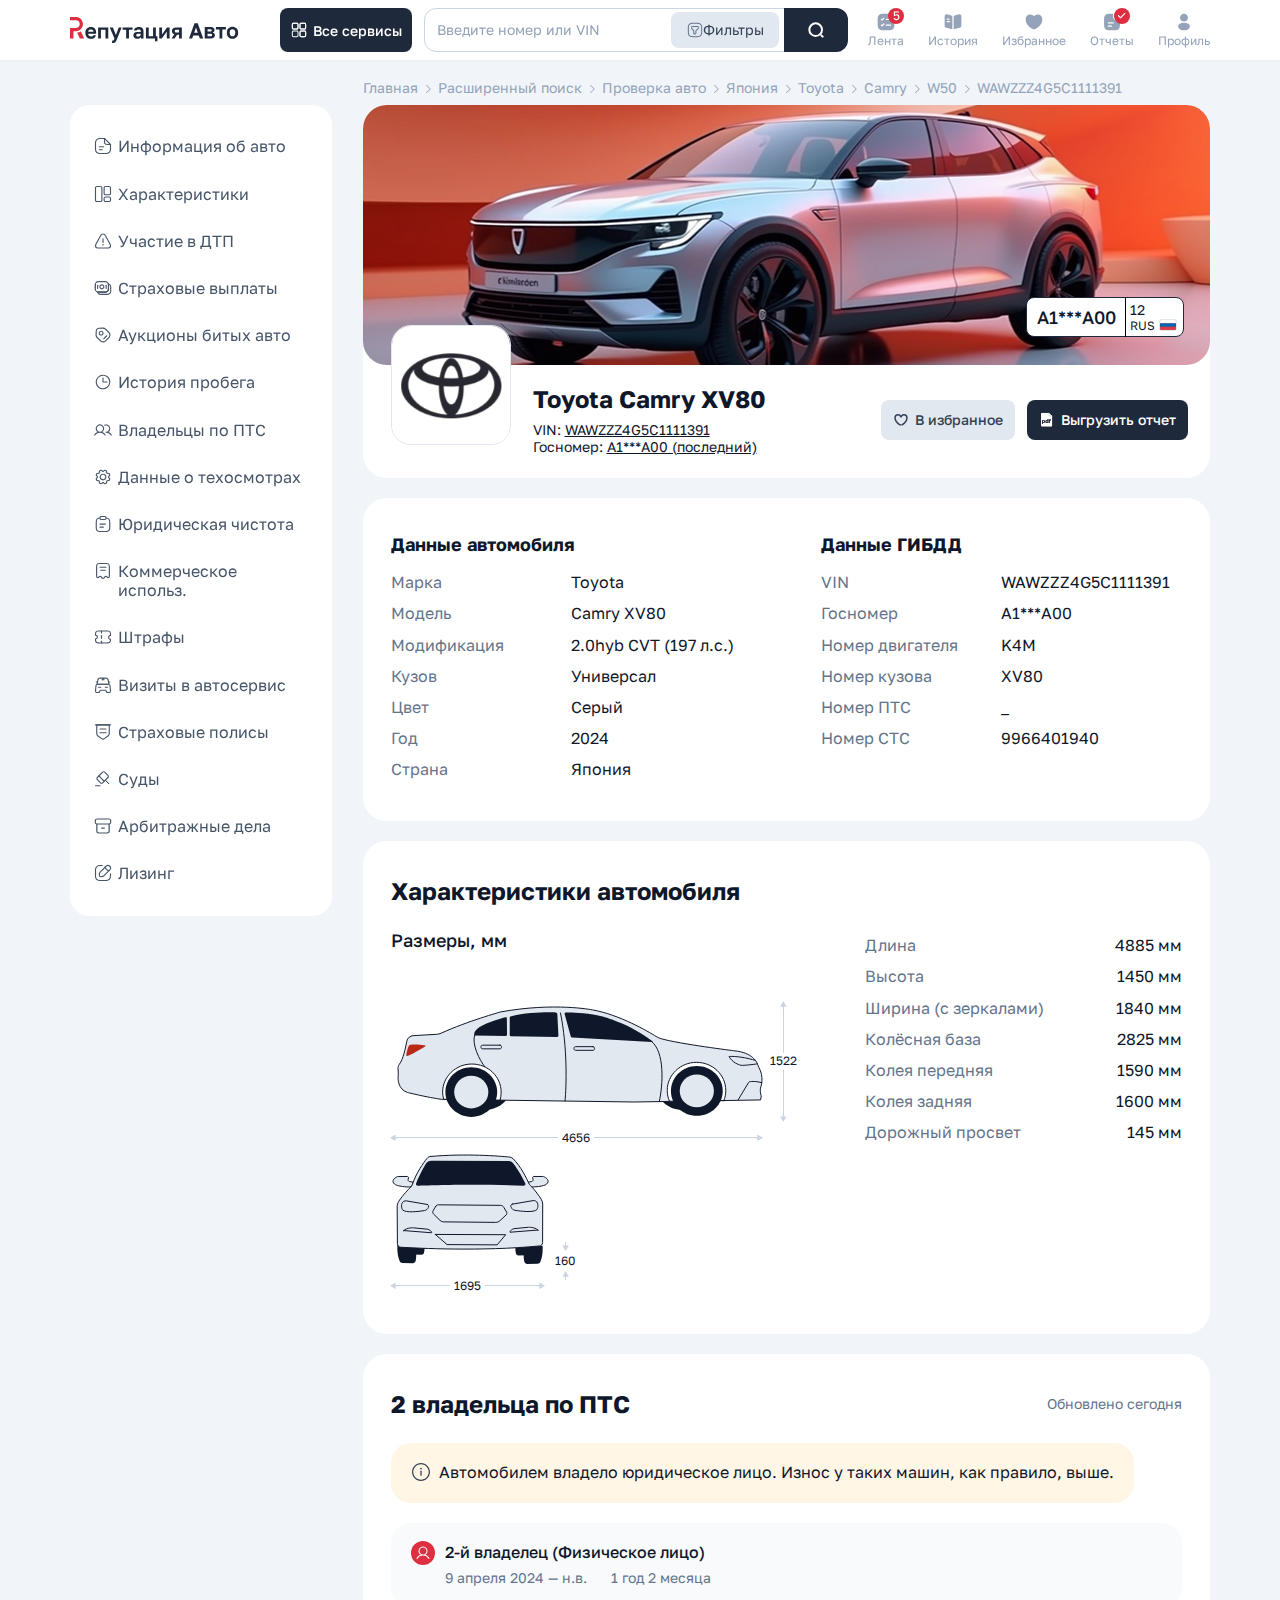
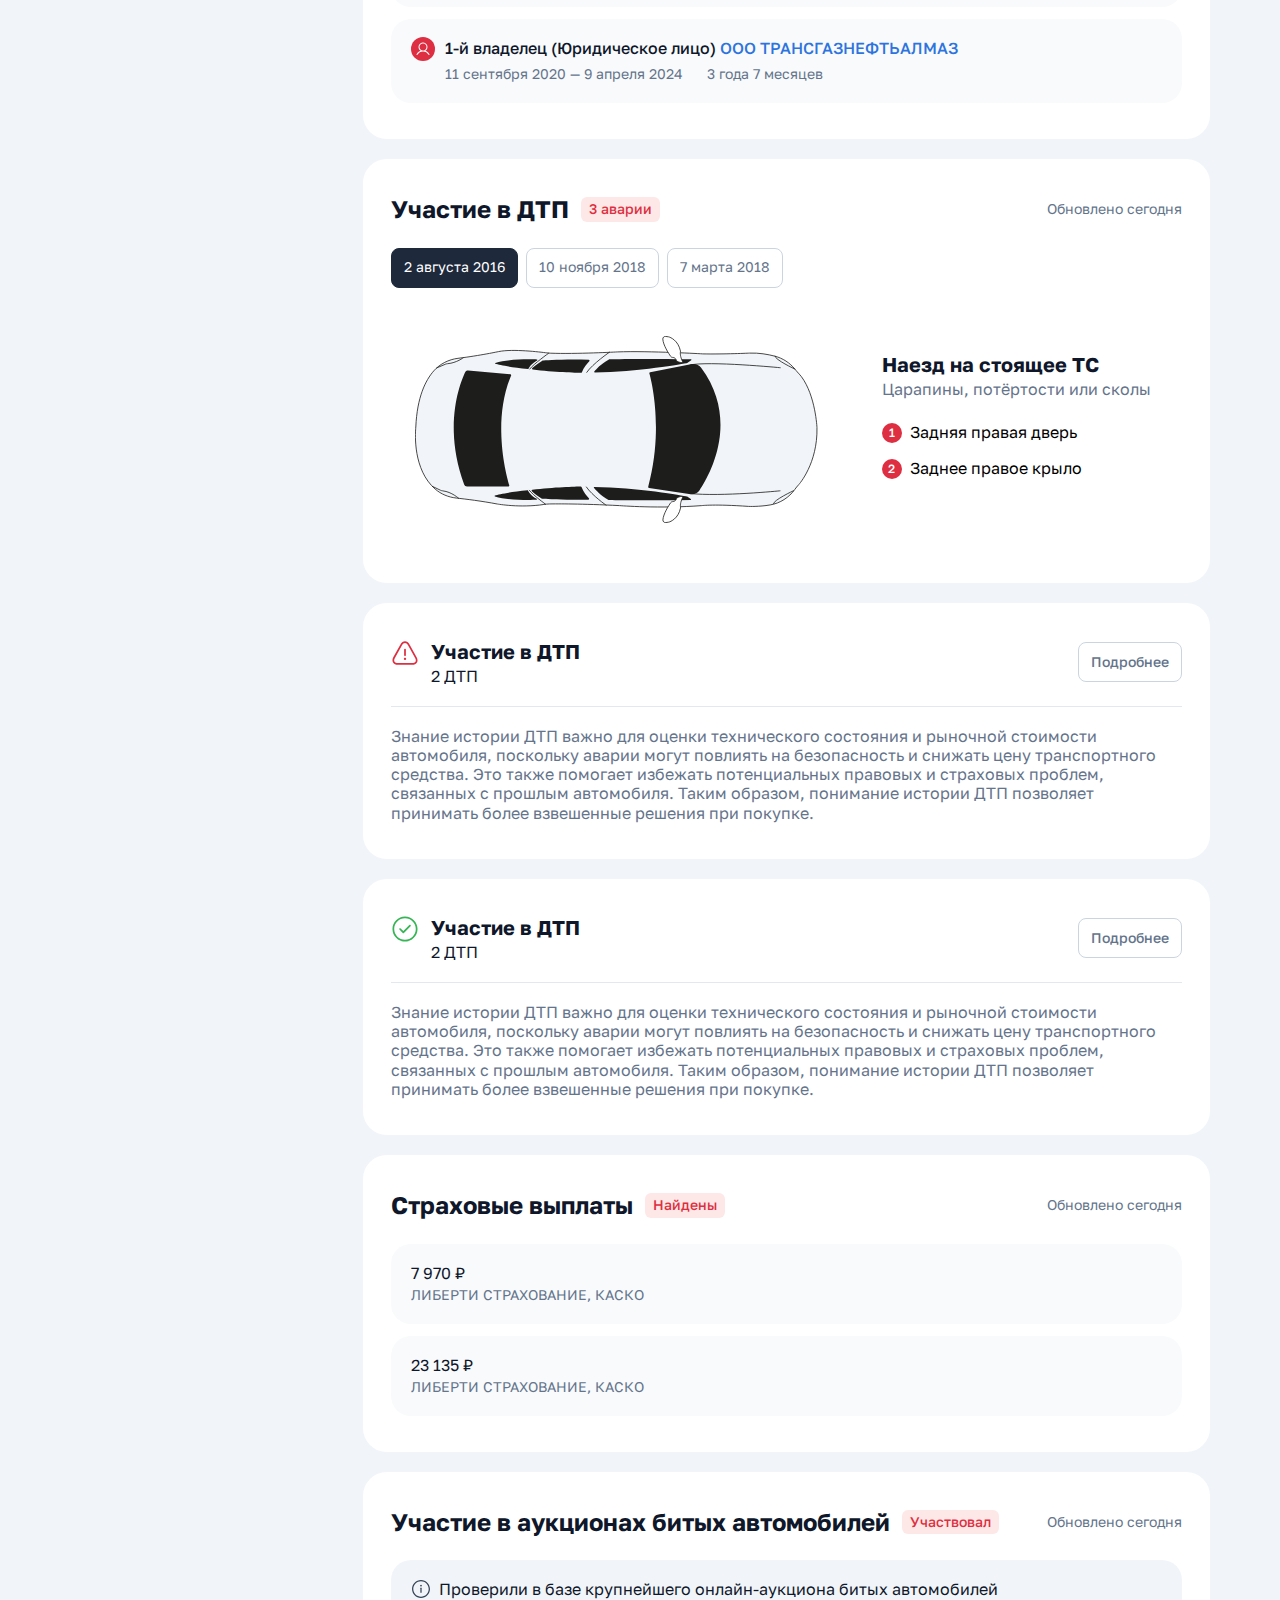
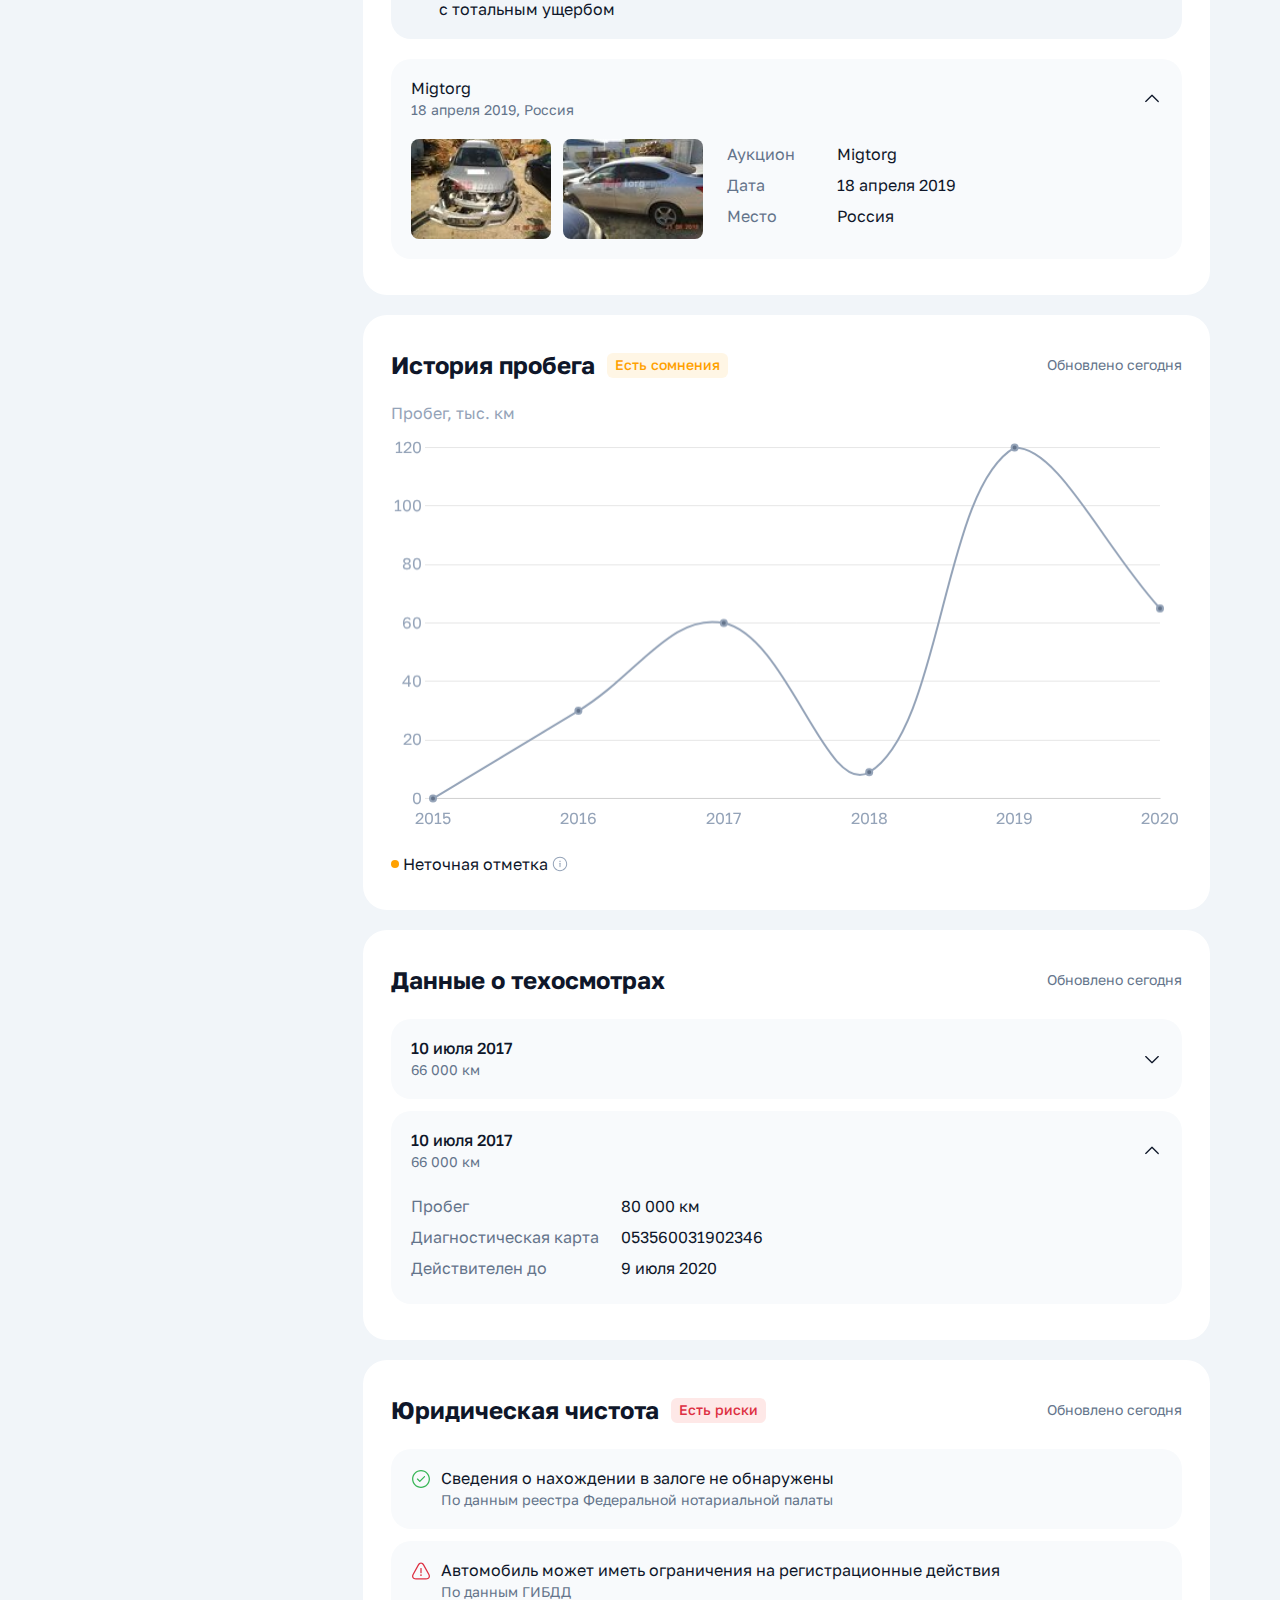
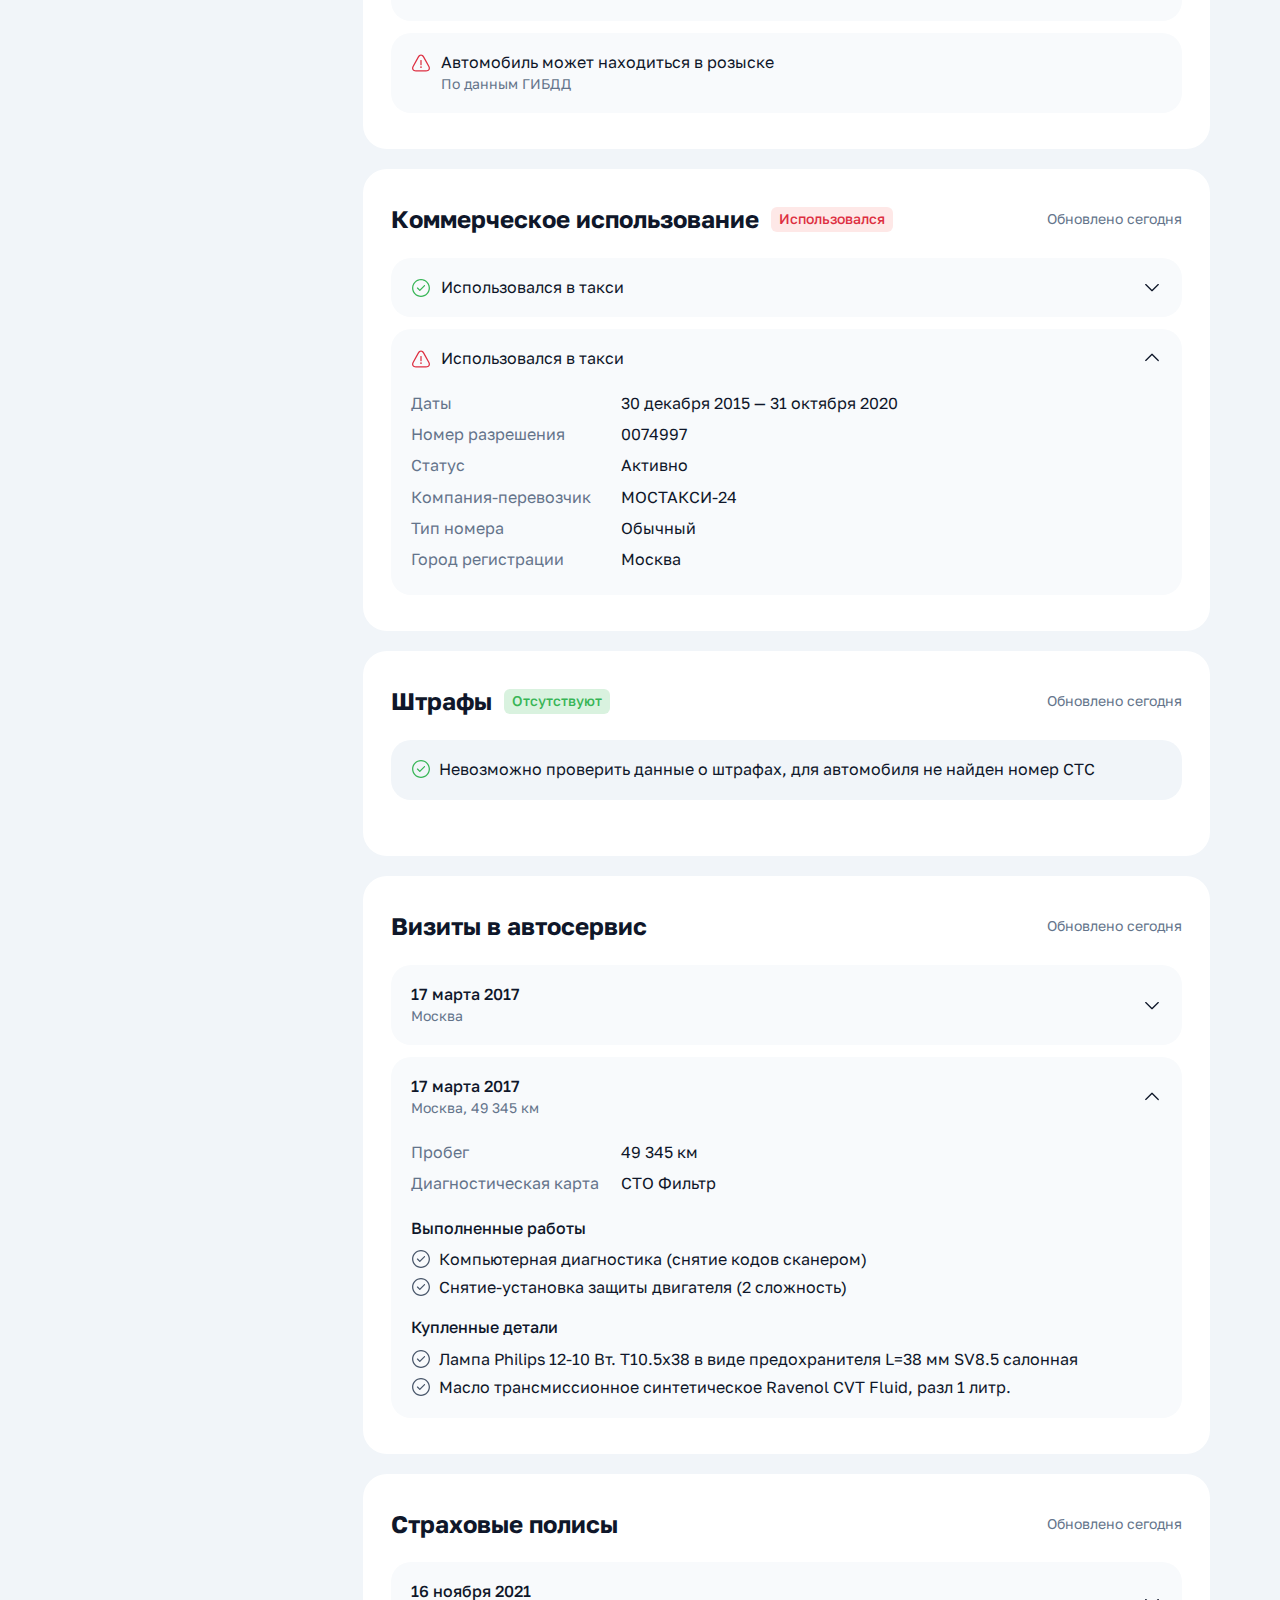
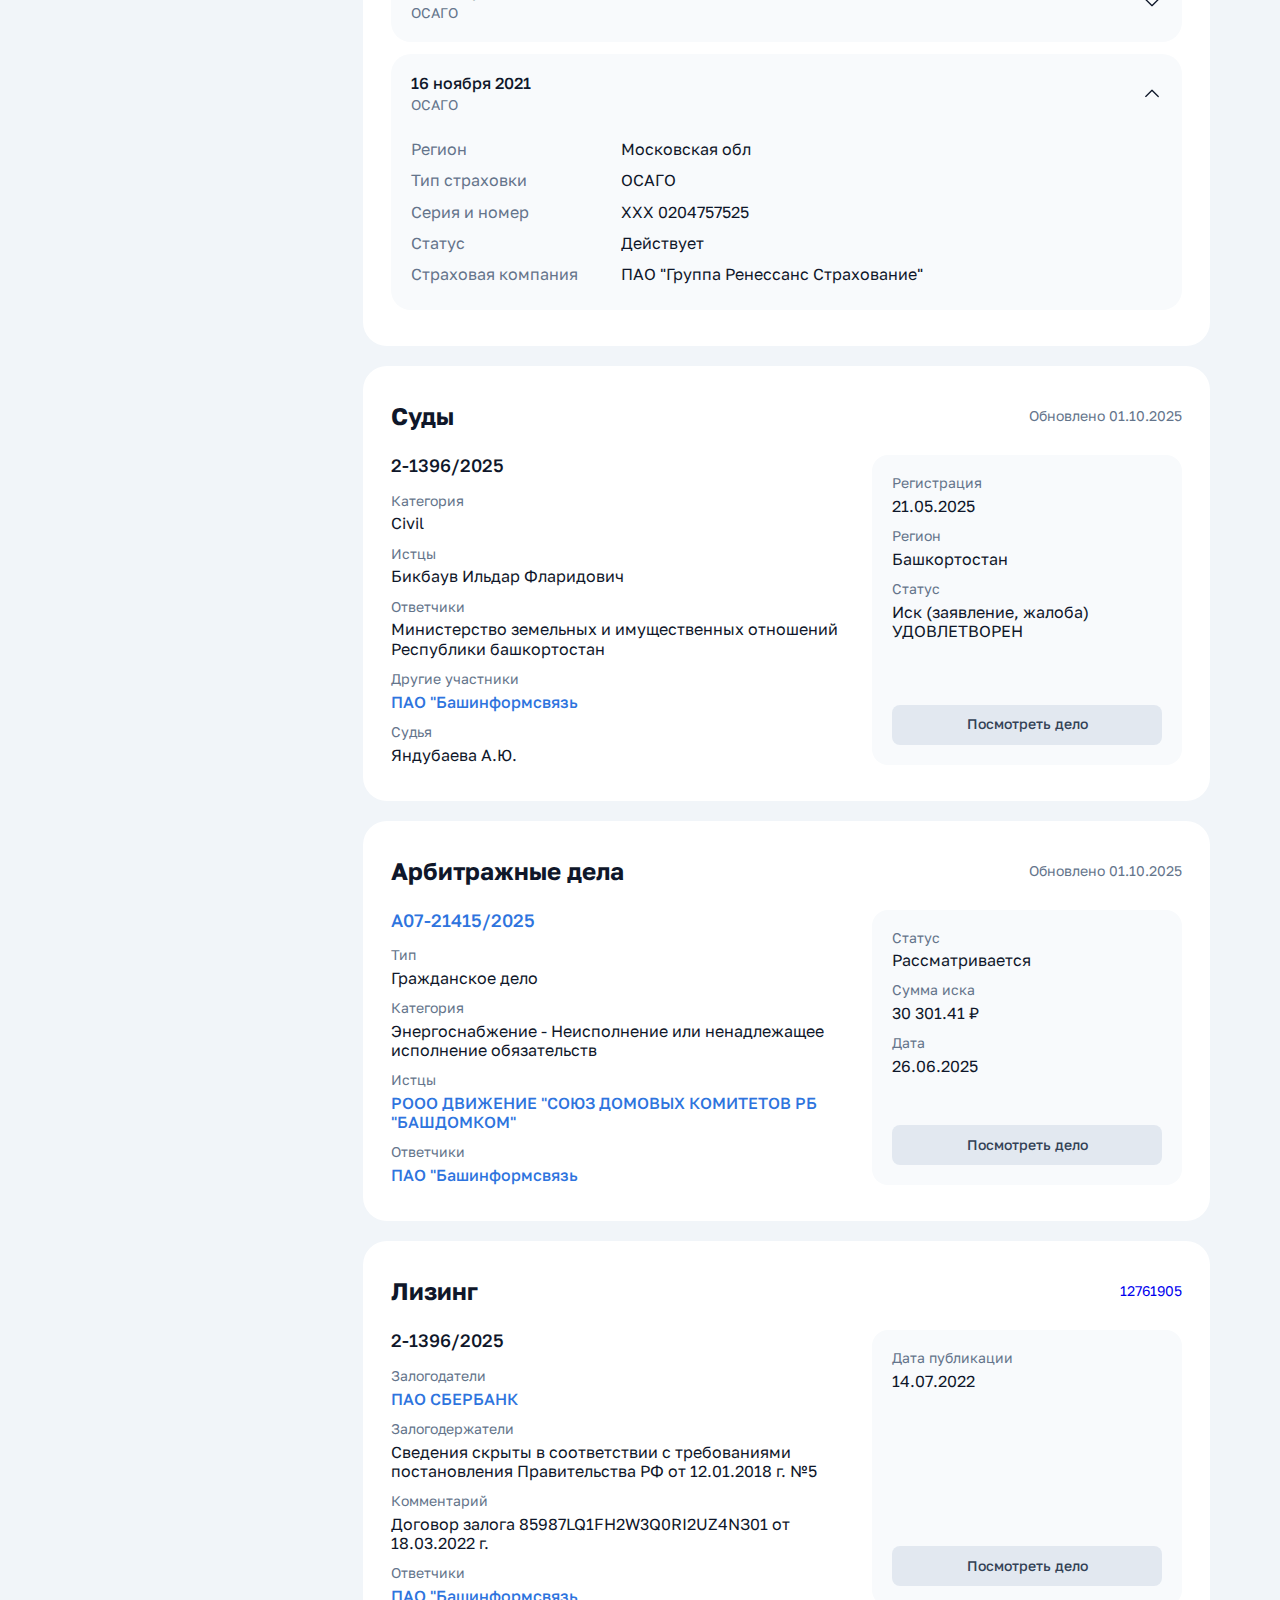
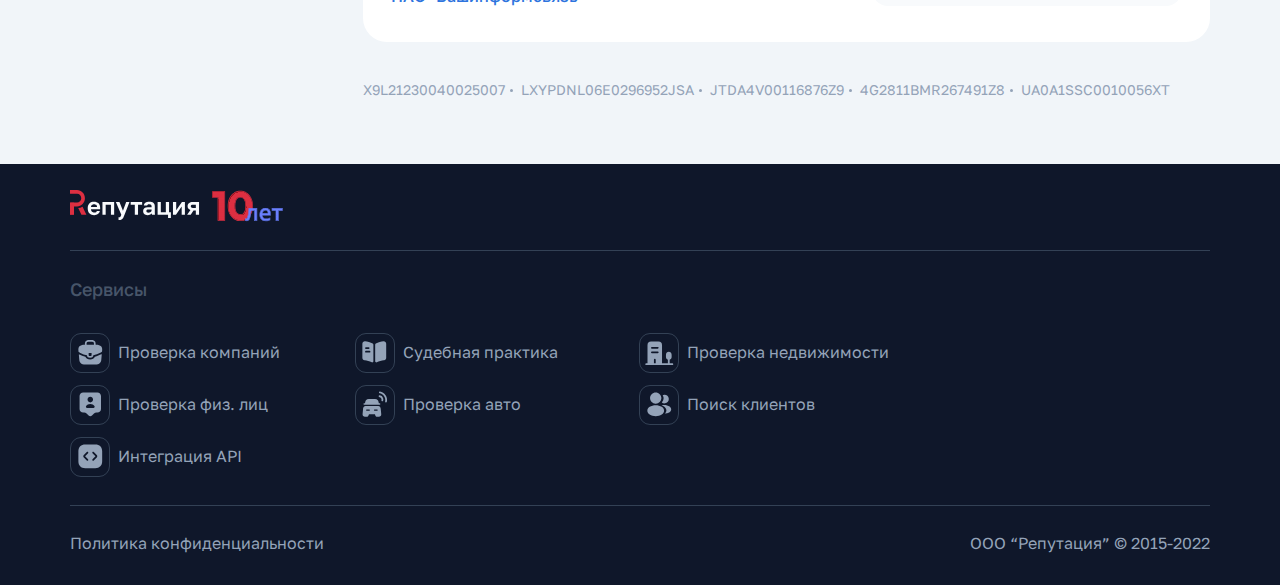
<file: card.html>
<!DOCTYPE html>
<html lang="ru">
<head>
  <meta charset="utf-8">
  <title>Default</title>
  <meta name="description" content="">
  <meta http-equiv="X-UA-Compatible" content="IE=edge">
  <meta name="viewport" content="width=device-width, initial-scale=1.0">
  <!-- <link rel="shortcut icon" type="image/x-icon" href="favicon.ico"> -->

  <!-- Libs -->
  <link rel="stylesheet" href="libs/swiper/swiper.min.css">
  <!-- Libs END -->

  <!-- Fonts -->
  <link rel="preconnect" href="https://fonts.googleapis.com">
  <link rel="preconnect" href="https://fonts.gstatic.com" crossorigin>
  <link href="https://fonts.googleapis.com/css2?family=Golos+Text:wght@400..900&display=swap" rel="stylesheet">
  <!-- Fonts END -->

  <link rel="stylesheet" href="css/reset.css">
  <link rel="stylesheet" href="css/grid.css">
  <link rel="stylesheet" href="css/main.css">
  <link rel="stylesheet" href="css/media.css">
</head>
<body>
  <div class="wrapper fx-column">
    
    <!-- Header -->

    <header class="header header--inner">
      <div class="container fx fx-between align-center">
        <div class="logo fx">
          <a href="#" class="fx">
            <img src="img/logo-big.svg" alt="Logo" class="hidden-tb">
            <img src="img/logo-mini.svg" alt="Logo" class="show-tb">
          </a>
        </div>
        <nav class="nav">
          <button class="btn flex-center btn--third btn--mid nav__open hidden-tb">Все сервисы</button>
          <div class="nav__box">
            <div class="nav__wrap">
              <p class="nav__title show-tb">Сервисы</p>
              <ul class="nav__list">
                <li><a href="#">
                  <span><svg width="29" height="29" viewBox="0 0 29 29" fill="none" xmlns="http://www.w3.org/2000/svg">
                    <path d="M25.1056 8.3098C24.0937 7.19076 22.4032 6.63123 19.9508 6.63123H19.6651V6.58361C19.6651 4.58361 19.6651 2.10742 15.1889 2.10742H13.3794C8.90318 2.10742 8.90318 4.59552 8.90318 6.58361V6.64314H8.61746C6.15318 6.64314 4.47461 7.20266 3.4627 8.32171C2.28413 9.63123 2.31985 11.3931 2.43889 12.5955L2.4508 12.6789L2.55374 13.7598C2.56393 13.8667 2.6217 13.9634 2.71147 14.0225C2.97306 14.1947 3.53454 14.56 3.85556 14.7384C4.02223 14.8455 4.2008 14.9408 4.37937 15.036C6.41508 16.155 8.65318 16.905 10.927 17.2741C11.0341 18.3931 11.5222 19.7027 14.1294 19.7027C16.7365 19.7027 17.2484 18.405 17.3318 17.2503C19.7603 16.8574 22.1056 16.0122 24.2246 14.7741C24.296 14.7384 24.3437 14.7027 24.4032 14.6669C24.9054 14.3831 25.4276 14.0292 25.8963 13.6878C25.9768 13.6292 26.0285 13.5393 26.0395 13.4403L26.0698 13.1669L26.1294 12.6074C26.1413 12.536 26.1413 12.4765 26.1532 12.3931C26.2484 11.1908 26.2246 9.5479 25.1056 8.3098ZM15.5818 16.4646C15.5818 17.7265 15.5818 17.9169 14.1175 17.9169C12.6532 17.9169 12.6532 17.6908 12.6532 16.4765V14.9765H15.5818V16.4646ZM10.6056 6.63123V6.58361C10.6056 4.5598 10.6056 3.8098 13.3794 3.8098H15.1889C17.9627 3.8098 17.9627 4.57171 17.9627 6.58361V6.64314H10.6056V6.63123Z" fill="#94A3B8"/>
                    <path d="M25.2351 16.1653C25.487 16.0437 25.7763 16.2442 25.7511 16.5227L25.2852 21.6549C25.0352 24.0359 24.059 26.4645 18.8209 26.4645H9.74944C4.51135 26.4645 3.53516 24.0359 3.28516 21.6669L2.84179 16.7898C2.81676 16.5145 3.10038 16.3147 3.35167 16.4299C4.59286 16.9992 7.57565 18.3275 9.2627 18.7421C9.38052 18.7711 9.47668 18.8551 9.52458 18.9665C10.2216 20.5883 11.8103 21.4526 14.1304 21.4526C16.4275 21.4526 18.0376 20.555 18.7361 18.931C18.7841 18.8194 18.88 18.7355 18.9979 18.7065C20.786 18.2665 23.9444 16.7882 25.2351 16.1653Z" fill="#94A3B8"/>
                  </svg></span>
                  Проверка компаний
                </a></li>
                <li><a href="#">
                  <span><svg width="29" height="29" viewBox="0 0 29 29" fill="none" xmlns="http://www.w3.org/2000/svg">
                    <path d="M21.4294 2.38086H7.14369C5.1675 2.38086 3.57227 3.96419 3.57227 5.91657V18.9047C3.57227 20.8571 5.1675 22.4404 7.14369 22.4404H8.04846C9.00084 22.4404 9.9056 22.8094 10.5723 23.4761L12.608 25.488C13.5366 26.4047 15.0485 26.4047 15.977 25.488L18.0127 23.4761C18.6794 22.8094 19.5961 22.4404 20.5366 22.4404H21.4294C23.4056 22.4404 25.0008 20.8571 25.0008 18.9047V5.91657C25.0008 3.96419 23.4056 2.38086 21.4294 2.38086ZM14.2866 6.84515C15.8223 6.84515 17.0604 8.08324 17.0604 9.61896C17.0604 11.1547 15.8223 12.3928 14.2866 12.3928C12.7508 12.3928 11.5127 11.1428 11.5127 9.61896C11.5127 8.08324 12.7508 6.84515 14.2866 6.84515ZM17.477 17.9285H11.0961C10.1318 17.9285 9.57227 16.8571 10.108 16.0594C10.9175 14.8571 12.4889 14.0475 14.2866 14.0475C16.0842 14.0475 17.6556 14.8571 18.4651 16.0594C19.0008 16.8571 18.4294 17.9285 17.477 17.9285Z" fill="#94A3B8"/>
                  </svg></span>
                  Проверка физ. лиц
                </a></li>
                <li><a href="#">
                  <span><svg width="29" height="29" viewBox="0 0 29 29" fill="none" xmlns="http://www.w3.org/2000/svg">
                    <path d="M26.1896 5.77376V19.9285C26.1896 21.0833 25.2492 22.1428 24.0944 22.2857L23.7254 22.3333C21.773 22.5952 19.023 23.4047 16.8087 24.3333C16.0349 24.6547 15.1777 24.0714 15.1777 23.2261V6.66662C15.1777 6.22614 15.4277 5.82138 15.8206 5.6071C17.9992 4.42852 21.2968 3.38091 23.5349 3.19043H23.6063C25.0349 3.19043 26.1896 4.34519 26.1896 5.77376Z" fill="#94A3B8"/>
                    <path d="M12.7501 5.6071C10.5715 4.42852 7.2739 3.38091 5.03581 3.19043H4.95247C3.5239 3.19043 2.36914 4.34519 2.36914 5.77376V19.9285C2.36914 21.0833 3.30962 22.1428 4.46438 22.2857L4.83343 22.3333C6.78581 22.5952 9.53581 23.4047 11.7501 24.3333C12.5239 24.6547 13.381 24.0714 13.381 23.2261V6.66662C13.381 6.21424 13.143 5.82138 12.7501 5.6071ZM5.95247 9.21424H8.63105C9.11914 9.21424 9.5239 9.619 9.5239 10.1071C9.5239 10.6071 9.11914 11 8.63105 11H5.95247C5.46438 11 5.05962 10.6071 5.05962 10.1071C5.05962 9.619 5.46438 9.21424 5.95247 9.21424ZM9.5239 14.5714H5.95247C5.46438 14.5714 5.05962 14.1785 5.05962 13.6785C5.05962 13.1904 5.46438 12.7857 5.95247 12.7857H9.5239C10.012 12.7857 10.4168 13.1904 10.4168 13.6785C10.4168 14.1785 10.012 14.5714 9.5239 14.5714Z" fill="#94A3B8"/>
                  </svg></span>
                  Судебные дела
                </a></li>
                <li><a href="#">
                  <span><svg width="29" height="29" viewBox="0 0 29 29" fill="none" xmlns="http://www.w3.org/2000/svg">
                    <path d="M22.2741 11.2975C22.155 11.2975 22.036 11.2737 21.9169 11.2261C21.4646 11.0237 21.2622 10.4999 21.4527 10.0475C21.6789 9.5356 21.5479 8.7856 21.1312 8.16656C20.7146 7.5356 20.0836 7.10703 19.5122 7.14275C18.9884 7.14275 18.6193 6.74989 18.6074 6.26179C18.6074 5.76179 19.0003 5.36894 19.4884 5.35703C20.7146 5.33322 21.8693 6.0356 22.6193 7.16656C23.3812 8.30941 23.5598 9.67846 23.0955 10.7499C22.9527 11.0951 22.6193 11.2975 22.2741 11.2975Z" fill="#94A3B8"/>
                    <path d="M25.9762 12.4763C25.8928 12.4763 25.8214 12.4644 25.7381 12.4406C25.2619 12.3097 24.9881 11.8216 25.119 11.3454C25.5714 9.72633 25.1905 7.79775 24.1071 6.17871C23.0238 4.55966 21.3809 3.47632 19.7024 3.27394C19.2143 3.21442 18.869 2.77394 18.9285 2.28585C18.9881 1.79775 19.4405 1.44061 19.9166 1.51204C22.0952 1.77394 24.2143 3.1549 25.5833 5.20251C26.9524 7.25013 27.4166 9.72633 26.8333 11.8454C26.7262 12.2144 26.369 12.4763 25.9762 12.4763Z" fill="#94A3B8"/>
                    <path d="M20.3821 14.0237C20.3821 14.3809 20.0845 14.6785 19.7273 14.6785H4.08445C3.72731 14.6785 3.42969 14.3809 3.42969 14.0237C3.42969 13.6666 3.72731 13.369 4.08445 13.369H4.9654L5.29873 11.7975C5.60826 10.2737 6.26302 8.88086 8.85826 8.88086H14.9654C17.5606 8.88086 18.2035 10.2856 18.5249 11.7975L18.8583 13.369H19.7392C20.0845 13.369 20.3821 13.6666 20.3821 14.0237Z" fill="#94A3B8"/>
                    <path d="M20.7508 18.9408C20.6199 17.5123 20.2389 15.9766 17.4532 15.9766H6.35797C3.57225 15.9766 3.1913 17.5123 3.06035 18.9408L2.57225 24.2385C2.51273 24.8932 2.72701 25.5599 3.17939 26.0599C3.64368 26.5599 4.28654 26.8456 4.98892 26.8456H6.61987C8.02463 26.8456 8.29844 26.0361 8.47701 25.5123L8.65558 24.9885C8.85797 24.3932 8.90559 24.2385 9.6913 24.2385H14.1437C14.9294 24.2385 14.9532 24.3218 15.1794 24.9885L15.358 25.5123C15.5365 26.048 15.7984 26.8456 17.2151 26.8456H18.8461C19.5365 26.8456 20.1913 26.5599 20.6556 26.0599C21.108 25.5599 21.3223 24.9051 21.2627 24.2385L20.7508 18.9408ZM9.29844 20.7504H6.6913C6.33416 20.7504 6.03654 20.4528 6.03654 20.0956C6.03654 19.7385 6.33416 19.4408 6.6913 19.4408H9.29844C9.65558 19.4408 9.9532 19.7385 9.9532 20.0956C9.9532 20.4528 9.65558 20.7504 9.29844 20.7504ZM17.1199 20.7504H14.5127C14.1556 20.7504 13.858 20.4528 13.858 20.0956C13.858 19.7385 14.1556 19.4408 14.5127 19.4408H17.1199C17.477 19.4408 17.7746 19.7385 17.7746 20.0956C17.7746 20.4528 17.477 20.7504 17.1199 20.7504Z" fill="#94A3B8"/>
                  </svg></span>
                  Проверка авто
                </a></li>
                <li><a href="#">
                  <span><svg width="29" height="29" viewBox="0 0 29 29" fill="none" xmlns="http://www.w3.org/2000/svg">
                    <path d="M13.4762 3.57129H6.05952C3.69048 3.57129 2.5 4.77367 2.5 7.16653V26.1903H8.92857V21.7261C8.92857 21.238 9.33333 20.8332 9.82143 20.8332C10.3095 20.8332 10.7143 21.2261 10.7143 21.7261V26.1903H17.0238V7.16653C17.0238 4.77367 15.8452 3.57129 13.4762 3.57129ZM12.7976 15.1784H6.90476C6.41667 15.1784 6.01191 14.7737 6.01191 14.2856C6.01191 13.7975 6.41667 13.3927 6.90476 13.3927H12.7976C13.2857 13.3927 13.6905 13.7975 13.6905 14.2856C13.6905 14.7737 13.2857 15.1784 12.7976 15.1784ZM12.7976 10.7141H6.90476C6.41667 10.7141 6.01191 10.3094 6.01191 9.82129C6.01191 9.33319 6.41667 8.92843 6.90476 8.92843H12.7976C13.2857 8.92843 13.6905 9.33319 13.6905 9.82129C13.6905 10.3094 13.2857 10.7141 12.7976 10.7141Z" fill="#94A3B8"/>
                    <path d="M27.3802 25.2973H24.6778V21.7259C25.8088 21.3568 26.6302 20.2973 26.6302 19.0473V16.6663C26.6302 15.1068 25.3564 13.833 23.7969 13.833C22.2374 13.833 20.9635 15.1068 20.9635 16.6663V19.0473C20.9635 20.2854 21.7731 21.333 22.8802 21.714V25.2973H1.18973C0.701637 25.2973 0.296875 25.7021 0.296875 26.1902C0.296875 26.6782 0.701637 27.083 1.18973 27.083H23.7254C23.7493 27.083 23.7612 27.0949 23.785 27.0949C23.8088 27.0949 23.8207 27.083 23.8445 27.083H27.3802C27.8683 27.083 28.2731 26.6782 28.2731 26.1902C28.2731 25.7021 27.8683 25.2973 27.3802 25.2973Z" fill="#94A3B8"/>
                  </svg></span>
                  Проверка недвижимости
                </a></li>
                <li><a href="#">
                  <span><svg width="29" height="29" viewBox="0 0 29 29" fill="none" xmlns="http://www.w3.org/2000/svg">
                    <path d="M10.7134 2.38086C7.59431 2.38086 5.05859 4.91657 5.05859 8.03562C5.05859 11.0951 7.45145 13.5713 10.5705 13.6785C10.6657 13.6666 10.761 13.6666 10.8324 13.6785C10.8562 13.6785 10.8681 13.6785 10.8919 13.6785C10.9038 13.6785 10.9038 13.6785 10.9157 13.6785C13.9634 13.5713 16.3562 11.0951 16.3681 8.03562C16.3681 4.91657 13.8324 2.38086 10.7134 2.38086Z" fill="#94A3B8"/>
                    <path d="M16.7606 16.8453C13.4392 14.631 8.02251 14.631 4.67727 16.8453C3.16536 17.8572 2.33203 19.2262 2.33203 20.6905C2.33203 22.1548 3.16536 23.512 4.66536 24.512C6.33203 25.631 8.52251 26.1905 10.713 26.1905C12.9035 26.1905 15.0939 25.631 16.7606 24.512C18.2606 23.5 19.0939 22.1429 19.0939 20.6667C19.082 19.2024 18.2606 17.8453 16.7606 16.8453Z" fill="#94A3B8"/>
                    <path d="M23.7969 8.73798C23.9874 11.0475 22.3445 13.0713 20.0707 13.3451C20.0588 13.3451 20.0588 13.3451 20.0469 13.3451H20.0112C19.9397 13.3451 19.8683 13.3451 19.8088 13.3689C18.654 13.4285 17.5945 13.0594 16.7969 12.3808C18.0231 11.2856 18.7254 9.64274 18.5826 7.85703C18.4993 6.89274 18.1659 6.01179 17.6659 5.26179C18.1183 5.0356 18.6421 4.89274 19.1778 4.84512C21.5112 4.64274 23.5945 6.38084 23.7969 8.73798Z" fill="#94A3B8"/>
                    <path d="M26.1781 19.7504C26.0829 20.9051 25.3448 21.9051 24.1067 22.5837C22.9162 23.2385 21.4162 23.548 19.9281 23.5123C20.7852 22.7385 21.2852 21.7742 21.3805 20.7504C21.4995 19.2742 20.7972 17.8575 19.3924 16.7266C18.5948 16.0956 17.6662 15.5956 16.6543 15.2266C19.2852 14.4647 22.5948 14.9766 24.6305 16.6194C25.7257 17.5004 26.2853 18.6075 26.1781 19.7504Z" fill="#94A3B8"/>
                  </svg></span>
                  Поиск клиентов
                </a></li>
                <li><a href="#">
                  <span><svg width="29" height="29" viewBox="0 0 29 29" fill="none" xmlns="http://www.w3.org/2000/svg">
                    <path d="M19.2737 2.38086H9.29753C4.96419 2.38086 2.38086 4.96419 2.38086 9.29753V19.2618C2.38086 23.6071 4.96419 26.1904 9.29753 26.1904H19.2618C23.5951 26.1904 26.1785 23.6071 26.1785 19.2737V9.29753C26.1904 4.96419 23.6071 2.38086 19.2737 2.38086ZM12.0594 17.2618C12.4047 17.607 12.4047 18.1785 12.0594 18.5237C11.8809 18.7023 11.6547 18.7856 11.4285 18.7856C11.2023 18.7856 10.9761 18.7023 10.7975 18.5237L7.83324 15.5594C7.13086 14.857 7.13086 13.7261 7.83324 13.0237L10.7975 10.0594C11.1428 9.71419 11.7142 9.71419 12.0594 10.0594C12.4047 10.4047 12.4047 10.9761 12.0594 11.3213L9.09515 14.2856L12.0594 17.2618ZM20.738 15.5475L17.7737 18.5118C17.5951 18.6904 17.369 18.7737 17.1428 18.7737C16.9166 18.7737 16.6904 18.6904 16.5118 18.5118C16.1666 18.1666 16.1666 17.5951 16.5118 17.2499L19.4761 14.2856L16.5118 11.3094C16.1666 10.9642 16.1666 10.3928 16.5118 10.0475C16.8571 9.70229 17.4285 9.70229 17.7737 10.0475L20.738 13.0118C21.4404 13.7142 21.4404 14.8571 20.738 15.5475Z" fill="#94A3B8"/>
                  </svg></span>
                  Интеграция API
                </a></li>
              </ul>
              <div class="nav__info show-tb">
                <p>Политика конфиденциальности</p>
                <p><a href="#">ООО “Репутация” © 2015-2022 </a></p>
              </div>
            </div>
          </div>
        </nav>
        <form action="#" class="form search search--header">
          <div class="search__body">
            <div class="search__field">
              <input type="text" placeholder="Введите номер или VIN">
            </div>
            <span class="btn btn--second flex-center hidden-tb speed">
              <svg width="16" height="16" viewBox="0 0 16 16" fill="none" xmlns="http://www.w3.org/2000/svg">
                <path d="M7.58602 12.6003C7.36602 12.6003 7.14602 12.5469 6.94602 12.4336C6.53935 12.2069 6.29268 11.7936 6.29268 11.3269V9.27359C6.29268 9.14693 6.19268 8.90026 6.09268 8.77359L4.64602 7.25359C4.37268 6.98026 4.16602 6.50026 4.16602 6.13359V5.24693C4.16602 4.50693 4.72602 3.93359 5.43935 3.93359H10.5527C11.2527 3.93359 11.826 4.50693 11.826 5.20693V6.06026C11.826 6.52693 11.5593 7.04026 11.2927 7.30693L9.60602 8.80026C9.49935 8.89359 9.38602 9.12693 9.38602 9.32026V10.9869C9.38602 11.4069 9.13268 11.8736 8.79268 12.0736L8.26602 12.4136C8.05935 12.5403 7.82602 12.6003 7.58602 12.6003ZM5.43935 4.93359C5.27935 4.93359 5.16602 5.06693 5.16602 5.24693V6.13359C5.16602 6.22026 5.25935 6.44693 5.36602 6.55359L6.84602 8.11359C7.07268 8.40026 7.29268 8.86026 7.29268 9.27359V11.3269C7.29268 11.4603 7.37935 11.5336 7.43268 11.5603C7.50602 11.6003 7.62602 11.6269 7.73268 11.5603L8.26602 11.2136C8.31935 11.1736 8.38602 11.0403 8.38602 10.9736V9.30693C8.38602 8.83359 8.61935 8.30693 8.95268 8.03359L10.606 6.56693C10.6927 6.48026 10.826 6.21359 10.826 6.04693V5.20693C10.826 5.06026 10.6993 4.93359 10.5527 4.93359H5.43935Z" fill="#64748B"/>
                <path d="M10.0007 15.1663H6.00065C2.38065 15.1663 0.833984 13.6197 0.833984 9.99967V5.99967C0.833984 2.37967 2.38065 0.833008 6.00065 0.833008H10.0007C13.6207 0.833008 15.1673 2.37967 15.1673 5.99967V9.99967C15.1673 13.6197 13.6207 15.1663 10.0007 15.1663ZM6.00065 1.83301C2.92732 1.83301 1.83398 2.92634 1.83398 5.99967V9.99967C1.83398 13.073 2.92732 14.1663 6.00065 14.1663H10.0007C13.074 14.1663 14.1673 13.073 14.1673 9.99967V5.99967C14.1673 2.92634 13.074 1.83301 10.0007 1.83301H6.00065Z" fill="#64748B"/>
              </svg>Фильтры
            </span>
            <button class="btn btn--third flex-center btn--big">
              <svg width="16" height="16" viewBox="0 0 16 16" fill="none" xmlns="http://www.w3.org/2000/svg">
                <path d="M7.66732 13.9997C11.1651 13.9997 14.0007 11.1641 14.0007 7.66634C14.0007 4.16854 11.1651 1.33301 7.66732 1.33301C4.16951 1.33301 1.33398 4.16854 1.33398 7.66634C1.33398 11.1641 4.16951 13.9997 7.66732 13.9997Z" stroke="white" stroke-width="2" stroke-linecap="round" stroke-linejoin="round"/>
                <path d="M14.6673 14.6663L13.334 13.333" stroke="white" stroke-width="2" stroke-linecap="round" stroke-linejoin="round"/>
              </svg>
            </button>
          </div>
        </form>
        <div class="panel fx">
          <a href="#" class="panel__item">
            <span class="panel__icon">
              <svg width="20" height="20" viewBox="0 0 20 20" fill="none" xmlns="http://www.w3.org/2000/svg">
                <path d="M13.492 1.66699H6.50866C3.47533 1.66699 1.66699 3.47533 1.66699 6.50866V13.492C1.66699 16.5253 3.47533 18.3337 6.50866 18.3337H13.492C16.5253 18.3337 18.3337 16.5253 18.3337 13.492V6.50866C18.3337 3.47533 16.5253 1.66699 13.492 1.66699ZM8.30866 12.417L6.43366 14.292C6.30866 14.417 6.15033 14.4753 5.99199 14.4753C5.83366 14.4753 5.66699 14.417 5.55033 14.292L4.92533 13.667C4.67533 13.4253 4.67533 13.0253 4.92533 12.7837C5.16699 12.542 5.55866 12.542 5.80866 12.7837L5.99199 12.967L7.42533 11.5337C7.66699 11.292 8.05866 11.292 8.30866 11.5337C8.55033 11.7753 8.55033 12.1753 8.30866 12.417ZM8.30866 6.58366L6.43366 8.45866C6.30866 8.58366 6.15033 8.64199 5.99199 8.64199C5.83366 8.64199 5.66699 8.58366 5.55033 8.45866L4.92533 7.83366C4.67533 7.59199 4.67533 7.19199 4.92533 6.95033C5.16699 6.70866 5.55866 6.70866 5.80866 6.95033L5.99199 7.13366L7.42533 5.70033C7.66699 5.45866 8.05866 5.45866 8.30866 5.70033C8.55033 5.94199 8.55033 6.34199 8.30866 6.58366ZM14.6337 13.8503H10.2587C9.91699 13.8503 9.63366 13.567 9.63366 13.2253C9.63366 12.8837 9.91699 12.6003 10.2587 12.6003H14.6337C14.9837 12.6003 15.2587 12.8837 15.2587 13.2253C15.2587 13.567 14.9837 13.8503 14.6337 13.8503ZM14.6337 8.01699H10.2587C9.91699 8.01699 9.63366 7.73366 9.63366 7.39199C9.63366 7.05033 9.91699 6.76699 10.2587 6.76699H14.6337C14.9837 6.76699 15.2587 7.05033 15.2587 7.39199C15.2587 7.73366 14.9837 8.01699 14.6337 8.01699Z" fill="#94A3B8"/>
              </svg>
              <span class="panel__info panel__info--quantity flex-center">5</span>
            </span>
            Лента
          </a>
          <a href="#" class="panel__item">
            <span class="panel__icon">
              <svg width="20" height="20" viewBox="0 0 20 20" fill="none" xmlns="http://www.w3.org/2000/svg">
                <path d="M18.3333 4.04173V13.9501C18.3333 14.7584 17.675 15.5001 16.8667 15.6001L16.6083 15.6334C15.2417 15.8167 13.3167 16.3834 11.7667 17.0334C11.225 17.2584 10.625 16.8501 10.625 16.2584V4.66673C10.625 4.3584 10.8 4.07507 11.075 3.92507C12.6 3.10007 14.9083 2.36673 16.475 2.2334H16.525C17.525 2.2334 18.3333 3.04173 18.3333 4.04173Z" fill="#94A3B8"/>
                <path d="M8.92487 3.92507C7.39987 3.10007 5.09154 2.36673 3.52487 2.2334H3.46654C2.46654 2.2334 1.6582 3.04173 1.6582 4.04173V13.9501C1.6582 14.7584 2.31654 15.5001 3.12487 15.6001L3.3832 15.6334C4.74987 15.8167 6.67487 16.3834 8.22487 17.0334C8.76654 17.2584 9.36654 16.8501 9.36654 16.2584V4.66673C9.36654 4.35006 9.19987 4.07507 8.92487 3.92507ZM4.16654 6.45006H6.04154C6.3832 6.45006 6.66654 6.7334 6.66654 7.07506C6.66654 7.42506 6.3832 7.70006 6.04154 7.70006H4.16654C3.82487 7.70006 3.54154 7.42506 3.54154 7.07506C3.54154 6.7334 3.82487 6.45006 4.16654 6.45006ZM6.66654 10.2001H4.16654C3.82487 10.2001 3.54154 9.92506 3.54154 9.57506C3.54154 9.2334 3.82487 8.95006 4.16654 8.95006H6.66654C7.0082 8.95006 7.29154 9.2334 7.29154 9.57506C7.29154 9.92506 7.0082 10.2001 6.66654 10.2001Z" fill="#94A3B8"/>
              </svg>
            </span>
            История
          </a>
          <a href="#" class="panel__item">
            <span class="panel__icon">
              <svg width="20" height="20" viewBox="0 0 20 20" fill="none" xmlns="http://www.w3.org/2000/svg">
                <path d="M13.7003 2.58301C12.192 2.58301 10.842 3.31634 10.0003 4.44134C9.15866 3.31634 7.80866 2.58301 6.30033 2.58301C3.74199 2.58301 1.66699 4.66634 1.66699 7.24134C1.66699 8.23301 1.82533 9.14967 2.10033 9.99967C3.41699 14.1663 7.47533 16.658 9.48366 17.3413C9.76699 17.4413 10.2337 17.4413 10.517 17.3413C12.5253 16.658 16.5837 14.1663 17.9003 9.99967C18.1753 9.14967 18.3337 8.23301 18.3337 7.24134C18.3337 4.66634 16.2587 2.58301 13.7003 2.58301Z" fill="#94A3B8"/>
              </svg>
            </span>
            Избранное
          </a>
          <a href="#" class="panel__item">
            <span class="panel__icon">
              <svg width="20" height="20" viewBox="0 0 20 20" fill="none" xmlns="http://www.w3.org/2000/svg">
                <path d="M13.1667 1.84207C12.8251 1.5004 12.2334 1.73373 12.2334 2.20873V5.11707C12.2334 6.33373 13.2667 7.34207 14.5251 7.34207C15.3167 7.3504 16.4167 7.3504 17.3584 7.3504C17.8334 7.3504 18.0834 6.79207 17.7501 6.45873C16.5501 5.2504 14.4001 3.0754 13.1667 1.84207Z" fill="#94A3B8"/>
                <path d="M17.083 8.49199H14.6747C12.6997 8.49199 11.0913 6.88366 11.0913 4.90866V2.50033C11.0913 2.04199 10.7163 1.66699 10.258 1.66699H6.72467C4.15801 1.66699 2.08301 3.33366 2.08301 6.30866V13.692C2.08301 16.667 4.15801 18.3337 6.72467 18.3337H13.2747C15.8413 18.3337 17.9163 16.667 17.9163 13.692V9.32533C17.9163 8.86699 17.5413 8.49199 17.083 8.49199ZM9.58301 14.792H6.24967C5.90801 14.792 5.62467 14.5087 5.62467 14.167C5.62467 13.8253 5.90801 13.542 6.24967 13.542H9.58301C9.92467 13.542 10.208 13.8253 10.208 14.167C10.208 14.5087 9.92467 14.792 9.58301 14.792ZM11.2497 11.4587H6.24967C5.90801 11.4587 5.62467 11.1753 5.62467 10.8337C5.62467 10.492 5.90801 10.2087 6.24967 10.2087H11.2497C11.5913 10.2087 11.8747 10.492 11.8747 10.8337C11.8747 11.1753 11.5913 11.4587 11.2497 11.4587Z" fill="#94A3B8"/>
              </svg>
              <span class="panel__info panel__info--check flex-center"></span>
            </span>
            Отчеты
          </a>
          <a href="#" class="panel__item">
            <span class="panel__icon">
              <svg width="20" height="20" viewBox="0 0 20 20" fill="none" xmlns="http://www.w3.org/2000/svg">
                <path d="M10.0003 1.66699C7.81699 1.66699 6.04199 3.44199 6.04199 5.62533C6.04199 7.76699 7.71699 9.50033 9.90033 9.57533C9.96699 9.56699 10.0337 9.56699 10.0837 9.57533C10.1003 9.57533 10.1087 9.57533 10.1253 9.57533C10.1337 9.57533 10.1337 9.57533 10.142 9.57533C12.2753 9.50033 13.9503 7.76699 13.9587 5.62533C13.9587 3.44199 12.1837 1.66699 10.0003 1.66699Z" fill="#94A3B8"/>
                <path d="M14.2338 11.7914C11.9088 10.2414 8.11712 10.2414 5.77546 11.7914C4.71712 12.4997 4.13379 13.4581 4.13379 14.4831C4.13379 15.5081 4.71712 16.4581 5.76712 17.1581C6.93379 17.9414 8.46712 18.3331 10.0005 18.3331C11.5338 18.3331 13.0671 17.9414 14.2338 17.1581C15.2838 16.4497 15.8671 15.4997 15.8671 14.4664C15.8588 13.4414 15.2838 12.4914 14.2338 11.7914Z" fill="#94A3B8"/>
              </svg>
            </span>
            Профиль
          </a>
        </div>
        <button class="navbar-toggle show-tb">
          <span class="icon-bar speed"></span>
          <span class="icon-bar speed"></span>
          <span class="icon-bar speed"></span>
        </button>
      </div>
    </header>
    
    <!-- Main -->
    
    <main class="main">

      <!-- Card -->

      <section class="card">
        <div class="container">
          <div class="row row--grid">
            <div class="col-3"></div>
            <div class="col-9">
              <nav class="breadcrumb">
                <ul class="breadcrumb__list fx fx-wrap">
                  <li class="breadcrumb__item show-tb">
                    <a href="#">...</a>
                  </li>
                  <li class="breadcrumb__item">
                    <a href="#">Главная</a>
                  </li>
                  <li class="breadcrumb__item">
                    <a href="#">Расширенный поиск</a>
                  </li>
                  <li class="breadcrumb__item">
                    <a href="#">Проверка авто</a>
                  </li>
                  <li class="breadcrumb__item">
                    <a href="#">Япония</a>
                  </li>
                  <li class="breadcrumb__item">
                    <a href="#">Toyota</a>
                  </li>
                  <li class="breadcrumb__item">
                    <a href="#">Camry</a>
                  </li>
                  <li class="breadcrumb__item">
                    <a href="#">W50</a>
                  </li>
                  <li class="breadcrumb__item active">
                    WAWZZZ4G5C1111391 
                  </li>
                </ul>
              </nav>

              <!-- #1 -->

              <div class="card__box card__hero">
                <div class="card__img" style="background: url('img/other/card.png') center/cover no-repeat;">
                  <div class="card__logo fx"><img src="img/other/card1.png" alt="Logo"></div>
                  <div class="card__num fx align-center">
                    <span>А1***А00</span>
                    <span>12 <span>RUS</span></span>
                    <span><img src="img/flag/ru.svg" alt="Img"></span>
                  </div>
                </div>
                <div class="card__info fx fx-between align-center">
                  <div class="card__info-data">
                    <h1>Toyota Camry XV80</h1>
                    <div class="card__info-inner fx">
                      <div class="card__info-item">
                        <p>VIN: <a href="#">WAWZZZ4G5C1111391</a></p>
                        <div class="card__info-popup">
                          <div class="card__info-popup__box">
                            <span>Предыдущий номер</span>
                            <p>В1***А00</p>
                          </div>
                        </div>
                      </div>
                      <div class="card__info-item">
                        <p>Госномер: <a href="#">А1***А00 (последний)</a></p>
                        <div class="card__info-popup">
                          <div class="card__info-popup__box">
                            <span>Предыдущий номер</span>
                            <p>В1***А00</p>
                          </div>
                        </div>
                      </div>
                    </div>
                  </div>
                  <div class="card__info-btn fx">
                    <a href="#" class="btn flex-center btn--second">
                      <svg width="16" height="16" viewBox="0 0 16 16" fill="none" xmlns="http://www.w3.org/2000/svg">
                        <path d="M10.9609 2.81641C12.5897 2.81656 13.9169 4.14382 13.917 5.79297C13.917 6.50458 13.8042 7.16015 13.6074 7.76855L13.6055 7.77344C13.1325 9.27016 12.158 10.4918 11.0859 11.4131C10.0109 12.337 8.88085 12.9221 8.17285 13.1631L8.16406 13.166C8.16148 13.1668 8.14546 13.1715 8.11523 13.1758C8.08276 13.1804 8.0434 13.1826 8.00098 13.1826C7.95829 13.1826 7.91836 13.1804 7.88574 13.1758C7.85141 13.1709 7.83586 13.1656 7.83691 13.166L7.8291 13.1631L7.54492 13.0566C6.83956 12.7706 5.85608 12.2218 4.91504 11.4131C3.84302 10.4918 2.86847 9.27016 2.39551 7.77344L2.39453 7.76855L2.32422 7.53809C2.1707 6.99534 2.08398 6.41561 2.08398 5.79297C2.08404 4.14372 3.4121 2.81641 5.04102 2.81641C6.00012 2.81652 6.86202 3.28243 7.40039 4.00195L8.00098 4.80469L8.60156 4.00195C9.14002 3.28251 10.0018 2.81641 10.9609 2.81641Z" stroke="#334155" stroke-width="1.5"/>
                      </svg>В избранное
                    </a>
                    <a href="#" class="btn flex-center btn--third">
                      <svg width="16" height="16" viewBox="0 0 16 16" fill="none" xmlns="http://www.w3.org/2000/svg">
                        <g clip-path="url(#clip0_3068_1871)">
                        <path d="M3.17285 1.41699H9.12793L12.583 4.67285V13.5615C12.583 13.7167 12.4365 13.9169 12.1611 13.917H3.17285C2.89722 13.917 2.75 13.7168 2.75 13.5615V1.77246L2.75684 1.71289C2.78852 1.57044 2.93145 1.41699 3.17285 1.41699Z" fill="white" stroke="white" stroke-width="1.5"/>
                        <path d="M11.9346 3.85352H10.1387C10.0707 3.85352 10.0386 3.84076 10.0283 3.83594C10.0191 3.83157 10.0108 3.82545 10 3.81152C9.97289 3.77636 9.92188 3.67252 9.92188 3.46973V1.9502L11.9346 3.85352Z" fill="#F1F5F9" stroke="#E2E8F0" stroke-width="1.5"/>
                        <mask id="path-3-inside-1_3068_1871" fill="white">
                        <path fill-rule="evenodd" clip-rule="evenodd" d="M11.8518 7.6526C11.7094 7.61104 11.5722 7.58997 11.44 7.58997C11.2898 7.58997 11.1866 7.61739 11.1301 7.67223C11.0739 7.72707 11.0459 7.82405 11.0459 7.96346V8.22987H11.6771V8.76499H11.0459V10.9687H10.2811V8.76499H9.88698V8.22987H10.2811V7.96346C10.2811 7.62403 10.3765 7.37869 10.5672 7.22716C10.7579 7.07562 11.0446 7 11.4279 7C11.6078 7 11.7985 7.02165 12 7.06523L11.8518 7.6526ZM8.64843 10.7023C8.50606 10.8085 8.35585 10.8931 8.19781 10.9557C8.03976 11.0184 7.86017 11.0495 7.6587 11.0495C7.26751 11.0495 6.96807 10.9251 6.76072 10.6763C6.55304 10.4272 6.44953 10.0757 6.44953 9.62137C6.44953 9.15667 6.56349 8.79559 6.79174 8.53784C7.01999 8.28038 7.34032 8.15136 7.75339 8.15136C7.89968 8.15136 8.04956 8.17791 8.20369 8.23102C8.35781 8.28413 8.48549 8.35167 8.58606 8.43335V7.08082H9.35081V10.9687H8.64843V10.7023ZM8.58606 8.98955C8.50508 8.92519 8.40483 8.86804 8.28532 8.81839C8.16581 8.76903 8.04368 8.74421 7.91927 8.74421C7.71388 8.74421 7.54898 8.82214 7.42457 8.97772C7.29983 9.13358 7.23779 9.34457 7.23779 9.61098C7.23779 9.87392 7.28873 10.08 7.39028 10.2298C7.49216 10.3796 7.64955 10.4544 7.86311 10.4544C7.98948 10.4544 8.11846 10.4287 8.24973 10.3773C8.381 10.3259 8.49332 10.2627 8.58606 10.188V8.98955ZM5.31743 10.872C5.12967 10.9904 4.90567 11.0495 4.64476 11.0495C4.30092 11.0495 4.00769 10.9549 3.76475 10.7649V12H3V8.22987H3.70532V8.49859C3.84769 8.39064 3.99724 8.30578 4.15431 8.24401C4.31137 8.18224 4.49162 8.15136 4.69505 8.15136C5.0882 8.15136 5.38763 8.27316 5.59303 8.51706C5.79842 8.76067 5.90128 9.11482 5.90128 9.57952C5.90128 9.87392 5.85099 10.1331 5.75009 10.3577C5.64919 10.5822 5.50519 10.7537 5.31743 10.872ZM4.95595 8.96733C4.85114 8.81839 4.69505 8.74421 4.4877 8.74421C4.36329 8.74421 4.23529 8.7699 4.10402 8.82099C3.97243 8.87237 3.85944 8.93558 3.76475 9.01033V10.2087C3.84573 10.2734 3.94598 10.3303 4.06549 10.3799C4.185 10.4295 4.30778 10.4544 4.43447 10.4544C4.64378 10.4544 4.80934 10.3756 4.93081 10.218C5.05228 10.0604 5.11302 9.85112 5.11302 9.5902C5.11302 9.32379 5.06045 9.11626 4.95595 8.96733Z"/>
                        </mask>
                        <path fill-rule="evenodd" clip-rule="evenodd" d="M11.8518 7.6526C11.7094 7.61104 11.5722 7.58997 11.44 7.58997C11.2898 7.58997 11.1866 7.61739 11.1301 7.67223C11.0739 7.72707 11.0459 7.82405 11.0459 7.96346V8.22987H11.6771V8.76499H11.0459V10.9687H10.2811V8.76499H9.88698V8.22987H10.2811V7.96346C10.2811 7.62403 10.3765 7.37869 10.5672 7.22716C10.7579 7.07562 11.0446 7 11.4279 7C11.6078 7 11.7985 7.02165 12 7.06523L11.8518 7.6526ZM8.64843 10.7023C8.50606 10.8085 8.35585 10.8931 8.19781 10.9557C8.03976 11.0184 7.86017 11.0495 7.6587 11.0495C7.26751 11.0495 6.96807 10.9251 6.76072 10.6763C6.55304 10.4272 6.44953 10.0757 6.44953 9.62137C6.44953 9.15667 6.56349 8.79559 6.79174 8.53784C7.01999 8.28038 7.34032 8.15136 7.75339 8.15136C7.89968 8.15136 8.04956 8.17791 8.20369 8.23102C8.35781 8.28413 8.48549 8.35167 8.58606 8.43335V7.08082H9.35081V10.9687H8.64843V10.7023ZM8.58606 8.98955C8.50508 8.92519 8.40483 8.86804 8.28532 8.81839C8.16581 8.76903 8.04368 8.74421 7.91927 8.74421C7.71388 8.74421 7.54898 8.82214 7.42457 8.97772C7.29983 9.13358 7.23779 9.34457 7.23779 9.61098C7.23779 9.87392 7.28873 10.08 7.39028 10.2298C7.49216 10.3796 7.64955 10.4544 7.86311 10.4544C7.98948 10.4544 8.11846 10.4287 8.24973 10.3773C8.381 10.3259 8.49332 10.2627 8.58606 10.188V8.98955ZM5.31743 10.872C5.12967 10.9904 4.90567 11.0495 4.64476 11.0495C4.30092 11.0495 4.00769 10.9549 3.76475 10.7649V12H3V8.22987H3.70532V8.49859C3.84769 8.39064 3.99724 8.30578 4.15431 8.24401C4.31137 8.18224 4.49162 8.15136 4.69505 8.15136C5.0882 8.15136 5.38763 8.27316 5.59303 8.51706C5.79842 8.76067 5.90128 9.11482 5.90128 9.57952C5.90128 9.87392 5.85099 10.1331 5.75009 10.3577C5.64919 10.5822 5.50519 10.7537 5.31743 10.872ZM4.95595 8.96733C4.85114 8.81839 4.69505 8.74421 4.4877 8.74421C4.36329 8.74421 4.23529 8.7699 4.10402 8.82099C3.97243 8.87237 3.85944 8.93558 3.76475 9.01033V10.2087C3.84573 10.2734 3.94598 10.3303 4.06549 10.3799C4.185 10.4295 4.30778 10.4544 4.43447 10.4544C4.64378 10.4544 4.80934 10.3756 4.93081 10.218C5.05228 10.0604 5.11302 9.85112 5.11302 9.5902C5.11302 9.32379 5.06045 9.11626 4.95595 8.96733Z" fill="#1E293B"/>
                        <path d="M11.8518 7.6526L11.4314 9.0925L12.9253 9.52862L13.3061 8.01968L11.8518 7.6526ZM11.1301 7.67223L10.0853 6.59596L10.0822 6.59899L11.1301 7.67223ZM11.0459 8.22987H9.54586V9.72987H11.0459V8.22987ZM11.6771 8.22987H13.1771V6.72987H11.6771V8.22987ZM11.6771 8.76499V10.265H13.1771V8.76499H11.6771ZM11.0459 8.76499V7.26499H9.54586V8.76499H11.0459ZM11.0459 10.9687V12.4687H12.5459V10.9687H11.0459ZM10.2811 10.9687H8.78111V12.4687H10.2811V10.9687ZM10.2811 8.76499H11.7811V7.26499H10.2811V8.76499ZM9.88698 8.76499H8.38698V10.265H9.88698V8.76499ZM9.88698 8.22987V6.72987H8.38698V8.22987H9.88698ZM10.2811 8.22987V9.72987H11.7811V8.22987H10.2811ZM12 7.06523L13.4544 7.43231L13.8342 5.92733L12.3172 5.59914L12 7.06523ZM8.64843 10.7023H10.1484V7.71174L7.75146 9.50004L8.64843 10.7023ZM6.76072 10.6763L7.91302 9.71601L7.91282 9.71577L6.76072 10.6763ZM6.79174 8.53784L5.66932 7.54277L5.66877 7.54339L6.79174 8.53784ZM8.58606 8.43335L7.6404 9.59771L10.0861 11.584V8.43335H8.58606ZM8.58606 7.08082V5.58082H7.08606V7.08082H8.58606ZM9.35081 7.08082H10.8508V5.58082H9.35081V7.08082ZM9.35081 10.9687V12.4687H10.8508V10.9687H9.35081ZM8.64843 10.9687H7.14843V12.4687H8.64843V10.9687ZM8.58606 8.98955H10.0861V8.26569L9.51939 7.81529L8.58606 8.98955ZM8.28532 8.81839L8.86074 7.43315L8.85789 7.43197L8.28532 8.81839ZM7.42457 8.97772L8.5957 9.91498L8.59605 9.91454L7.42457 8.97772ZM7.39028 10.2298L6.14869 11.0715L6.14995 11.0734L7.39028 10.2298ZM8.58606 10.188L9.52745 11.3558L10.0861 10.9055V10.188H8.58606ZM3.76475 10.7649L4.68858 9.58319L2.26475 7.68836V10.7649H3.76475ZM3.76475 12V13.5H5.26475V12H3.76475ZM3 12H1.5V13.5H3V12ZM3 8.22987V6.72987H1.5V8.22987H3ZM3.70532 8.22987H5.20532V6.72987H3.70532V8.22987ZM3.70532 8.49859H2.20532V11.5184L4.6116 9.69385L3.70532 8.49859ZM5.59303 8.51706L4.44567 9.48328L4.44624 9.48395L5.59303 8.51706ZM4.95595 8.96733L6.18388 8.10582L6.18262 8.10402L4.95595 8.96733ZM4.10402 8.82099L3.55998 7.42312L3.55849 7.42371L4.10402 8.82099ZM3.76475 9.01033L2.83531 7.83299L2.26475 8.28341V9.01033H3.76475ZM3.76475 10.2087H2.26475V10.9306L2.82886 11.381L3.76475 10.2087ZM11.8518 7.6526L12.2721 6.21271C12.0118 6.13671 11.7327 6.08997 11.44 6.08997V7.58997V9.08997C11.4118 9.08997 11.407 9.08536 11.4314 9.0925L11.8518 7.6526ZM11.44 7.58997V6.08997C11.2124 6.08997 10.5858 6.11011 10.0853 6.59596L11.1301 7.67223L12.1749 8.74849C11.9648 8.95253 11.7468 9.03058 11.6349 9.0603C11.5216 9.09036 11.4467 9.08997 11.44 9.08997V7.58997ZM11.1301 7.67223L10.0822 6.59899C9.58087 7.08848 9.54586 7.7086 9.54586 7.96346H11.0459H12.5459C12.5459 7.98552 12.5447 8.07571 12.5078 8.20305C12.4699 8.33395 12.3812 8.54707 12.178 8.74546L11.1301 7.67223ZM11.0459 7.96346H9.54586V8.22987H11.0459H12.5459V7.96346H11.0459ZM11.0459 8.22987V9.72987H11.6771V8.22987V6.72987H11.0459V8.22987ZM11.6771 8.22987H10.1771V8.76499H11.6771H13.1771V8.22987H11.6771ZM11.6771 8.76499V7.26499H11.0459V8.76499V10.265H11.6771V8.76499ZM11.0459 8.76499H9.54586V10.9687H11.0459H12.5459V8.76499H11.0459ZM11.0459 10.9687V9.46871H10.2811V10.9687V12.4687H11.0459V10.9687ZM10.2811 10.9687H11.7811V8.76499H10.2811H8.78111V10.9687H10.2811ZM10.2811 8.76499V7.26499H9.88698V8.76499V10.265H10.2811V8.76499ZM9.88698 8.76499H11.387V8.22987H9.88698H8.38698V8.76499H9.88698ZM9.88698 8.22987V9.72987H10.2811V8.22987V6.72987H9.88698V8.22987ZM10.2811 8.22987H11.7811V7.96346H10.2811H8.78111V8.22987H10.2811ZM10.2811 7.96346H11.7811C11.7811 7.92837 11.7868 7.97552 11.7508 8.06807C11.7102 8.17261 11.6299 8.2986 11.5003 8.40153L10.5672 7.22716L9.63397 6.05278C8.95905 6.58909 8.78111 7.35647 8.78111 7.96346H10.2811ZM10.5672 7.22716L11.5003 8.40153C11.4019 8.47975 11.3224 8.5033 11.308 8.50711C11.2963 8.5102 11.3299 8.5 11.4279 8.5V7V5.5C10.8885 5.5 10.2044 5.59946 9.63397 6.05278L10.5672 7.22716ZM11.4279 7V8.5C11.4878 8.5 11.5716 8.50726 11.6828 8.53132L12 7.06523L12.3172 5.59914C12.0254 5.53604 11.7279 5.5 11.4279 5.5V7ZM12 7.06523L10.5456 6.69815L10.3974 7.28552L11.8518 7.6526L13.3061 8.01968L13.4544 7.43231L12 7.06523ZM8.64843 10.7023L7.75146 9.50004C7.70955 9.53131 7.67441 9.54965 7.64517 9.56124L8.19781 10.9557L8.75045 12.3502C9.03729 12.2365 9.30257 12.0857 9.5454 11.9046L8.64843 10.7023ZM8.19781 10.9557L7.64517 9.56124C7.66834 9.55205 7.68367 9.54897 7.68755 9.54829C7.69102 9.54769 7.68231 9.54953 7.6587 9.54953V11.0495V12.5495C8.01437 12.5495 8.38664 12.4944 8.75045 12.3502L8.19781 10.9557ZM7.6587 11.0495V9.54953C7.62075 9.54953 7.65007 9.54351 7.7164 9.57107C7.79014 9.60172 7.8614 9.65407 7.91302 9.71601L6.76072 10.6763L5.60842 11.6366C6.16023 12.2988 6.92444 12.5495 7.6587 12.5495V11.0495ZM6.76072 10.6763L7.91282 9.71577C7.93336 9.74041 7.94742 9.76304 7.95629 9.78015C7.96496 9.79687 7.9671 9.80527 7.96601 9.80159C7.96318 9.79198 7.94953 9.73796 7.94953 9.62137H6.44953H4.94953C4.94953 10.2867 5.10037 11.0273 5.60862 11.6369L6.76072 10.6763ZM6.44953 9.62137H7.94953C7.94953 9.50875 7.96365 9.45929 7.96542 9.45368C7.96602 9.45179 7.96339 9.4606 7.95462 9.47646C7.94566 9.49267 7.93248 9.51223 7.91472 9.53229L6.79174 8.53784L5.66877 7.54339C5.12347 8.15917 4.94953 8.9201 4.94953 9.62137H6.44953ZM6.79174 8.53784L7.91417 9.53291C7.89625 9.55312 7.87268 9.57495 7.84391 9.59522C7.81515 9.61547 7.78705 9.63003 7.76288 9.63975C7.71426 9.6593 7.70214 9.65136 7.75339 9.65136V8.15136V6.65136C7.00376 6.65136 6.23839 6.90087 5.66932 7.54277L6.79174 8.53784ZM7.75339 8.15136V9.65136C7.7353 9.65136 7.72185 9.64968 7.7142 9.64832C7.70677 9.64701 7.70682 9.64636 7.71501 9.64919L8.20369 8.23102L8.69236 6.81285C8.39921 6.71184 8.0842 6.65136 7.75339 6.65136V8.15136ZM8.20369 8.23102L7.71501 9.64919C7.74438 9.65931 7.70631 9.65124 7.6404 9.59771L8.58606 8.43335L9.53172 7.269C9.26466 7.0521 8.97125 6.90895 8.69236 6.81285L8.20369 8.23102ZM8.58606 8.43335H10.0861V7.08082H8.58606H7.08606V8.43335H8.58606ZM8.58606 7.08082V8.58082H9.35081V7.08082V5.58082H8.58606V7.08082ZM9.35081 7.08082H7.85081V10.9687H9.35081H10.8508V7.08082H9.35081ZM9.35081 10.9687V9.46871H8.64843V10.9687V12.4687H9.35081V10.9687ZM8.64843 10.9687H10.1484V10.7023H8.64843H7.14843V10.9687H8.64843ZM8.58606 8.98955L9.51939 7.81529C9.30696 7.64645 9.0792 7.5239 8.86074 7.43315L8.28532 8.81839L7.7099 10.2036C7.71895 10.2074 7.71748 10.2074 7.70795 10.202C7.6984 10.1965 7.67875 10.1845 7.65273 10.1638L8.58606 8.98955ZM8.28532 8.81839L8.85789 7.43197C8.56492 7.31098 8.24873 7.24421 7.91927 7.24421V8.74421V10.2442C7.83863 10.2442 7.7667 10.2271 7.71275 10.2048L8.28532 8.81839ZM7.91927 8.74421V7.24421C7.27374 7.24421 6.67178 7.51733 6.25309 8.0409L7.42457 8.97772L8.59605 9.91454C8.52902 9.99837 8.4249 10.0916 8.28199 10.159C8.14039 10.2259 8.01013 10.2442 7.91927 10.2442V8.74421ZM7.42457 8.97772L6.25344 8.04046C5.85338 8.54035 5.73779 9.11942 5.73779 9.61098H7.23779H8.73779C8.73779 9.56972 8.74629 9.72681 8.5957 9.91498L7.42457 8.97772ZM7.23779 9.61098H5.73779C5.73779 10.046 5.81895 10.5851 6.14869 11.0715L7.39028 10.2298L8.63187 9.38811C8.69613 9.48289 8.7224 9.56345 8.73232 9.60367C8.74173 9.64181 8.73779 9.64859 8.73779 9.61098H7.23779ZM7.39028 10.2298L6.14995 11.0734C6.58404 11.7116 7.25508 11.9544 7.86311 11.9544V10.4544V8.95437C7.92988 8.95437 8.06597 8.9662 8.22833 9.04332C8.4001 9.12489 8.53775 9.24972 8.63062 9.38626L7.39028 10.2298ZM7.86311 10.4544V11.9544C8.19672 11.9544 8.51078 11.8859 8.79643 11.7741L8.24973 10.3773L7.70303 8.98048C7.72614 8.97143 7.78224 8.95437 7.86311 8.95437V10.4544ZM8.24973 10.3773L8.79643 11.7741C9.04451 11.677 9.2959 11.5424 9.52745 11.3558L8.58606 10.188L7.64467 9.02015C7.69075 8.983 7.71748 8.97482 7.70303 8.98048L8.24973 10.3773ZM8.58606 10.188H10.0861V8.98955H8.58606H7.08606V10.188H8.58606ZM5.31743 10.872L4.51762 9.60304C4.55826 9.57743 4.59686 9.56244 4.6257 9.55483C4.653 9.54762 4.66184 9.54953 4.64476 9.54953V11.0495V12.5495C5.13867 12.5495 5.65092 12.4349 6.11724 12.141L5.31743 10.872ZM4.64476 11.0495V9.54953C4.61138 9.54953 4.6096 9.54513 4.6283 9.55117C4.63713 9.55403 4.64803 9.55843 4.65974 9.56465C4.67145 9.57087 4.68123 9.57744 4.68858 9.58319L3.76475 10.7649L2.84092 11.9467C3.3786 12.367 4.00761 12.5495 4.64476 12.5495V11.0495ZM3.76475 10.7649H2.26475V12H3.76475H5.26475V10.7649H3.76475ZM3.76475 12V10.5H3V12V13.5H3.76475V12ZM3 12H4.5V8.22987H3H1.5V12H3ZM3 8.22987V9.72987H3.70532V8.22987V6.72987H3V8.22987ZM3.70532 8.22987H2.20532V8.49859H3.70532H5.20532V8.22987H3.70532ZM3.70532 8.49859L4.6116 9.69385C4.6514 9.66367 4.68164 9.64846 4.70328 9.63995L4.15431 8.24401L3.60534 6.84808C3.31285 6.9631 3.04397 7.1176 2.79904 7.30332L3.70532 8.49859ZM4.15431 8.24401L4.70328 9.63995C4.6536 9.65948 4.64191 9.65136 4.69505 9.65136V8.15136V6.65136C4.34133 6.65136 3.96914 6.70501 3.60534 6.84808L4.15431 8.24401ZM4.69505 8.15136V9.65136C4.73868 9.65136 4.71318 9.65822 4.64883 9.63202C4.57652 9.60258 4.50204 9.55021 4.44567 9.48328L5.59303 8.51706L6.74038 7.55084C6.1843 6.89051 5.4174 6.65136 4.69505 6.65136V8.15136ZM5.59303 8.51706L4.44624 9.48395C4.39413 9.42215 4.38159 9.37647 4.38361 9.38344C4.38691 9.39483 4.40128 9.45378 4.40128 9.57952H5.90128H7.40128C7.40128 8.91859 7.25766 8.16436 6.73982 7.55017L5.59303 8.51706ZM5.90128 9.57952H4.40128C4.40128 9.6416 4.39596 9.68347 4.39104 9.70881C4.38859 9.7214 4.38622 9.73002 4.38459 9.73525C4.38297 9.74044 4.38191 9.74279 4.38186 9.74289L5.75009 10.3577L7.11832 10.9725C7.32154 10.5202 7.40128 10.0446 7.40128 9.57952H5.90128ZM5.75009 10.3577L4.38186 9.74289C4.38255 9.74137 4.39259 9.71984 4.41827 9.6893C4.44479 9.65776 4.47899 9.62739 4.51762 9.60304L5.31743 10.872L6.11724 12.141C6.58254 11.8477 6.91067 11.4346 7.11832 10.9725L5.75009 10.3577ZM4.95595 8.96733L6.18262 8.10402C5.75378 7.4947 5.1032 7.24421 4.4877 7.24421V8.74421V10.2442C4.41258 10.2442 4.27532 10.2304 4.11539 10.1542C3.94822 10.0746 3.81732 9.95571 3.72929 9.83063L4.95595 8.96733ZM4.4877 8.74421V7.24421C4.15342 7.24421 3.84108 7.31373 3.55998 7.42313L4.10402 8.82099L4.64806 10.2189C4.62949 10.2261 4.57316 10.2442 4.4877 10.2442V8.74421ZM4.10402 8.82099L3.55849 7.42371C3.31014 7.52067 3.06314 7.65313 2.83531 7.83299L3.76475 9.01033L4.69419 10.1877C4.65575 10.218 4.63471 10.2241 4.64954 10.2183L4.10402 8.82099ZM3.76475 9.01033H2.26475V10.2087H3.76475H5.26475V9.01033H3.76475ZM3.76475 10.2087L2.82886 11.381C3.04422 11.5529 3.27399 11.6754 3.49007 11.7651L4.06549 10.3799L4.64091 8.99466C4.63083 8.99047 4.63219 8.99036 4.64214 8.99602C4.65215 9.00171 4.67305 9.01449 4.70064 9.03651L3.76475 10.2087ZM4.06549 10.3799L3.49007 11.7651C3.78746 11.8887 4.10547 11.9544 4.43447 11.9544V10.4544V8.95437C4.51009 8.95437 4.58254 8.97041 4.64091 8.99466L4.06549 10.3799ZM4.43447 10.4544V11.9544C5.08044 11.9544 5.69641 11.6818 6.11885 11.1337L4.93081 10.218L3.74277 9.30225C3.81357 9.21039 3.92265 9.11147 4.07068 9.04098C4.21625 8.97166 4.34778 8.95437 4.43447 8.95437V10.4544ZM4.93081 10.218L6.11885 11.1337C6.49774 10.6421 6.61302 10.0791 6.61302 9.5902H5.11302H3.61302C3.61302 9.62318 3.60683 9.47862 3.74277 9.30225L4.93081 10.218ZM5.11302 9.5902H6.61302C6.61302 9.14975 6.52946 8.59838 6.18388 8.10582L4.95595 8.96733L3.72803 9.82883C3.65877 9.73013 3.6302 9.64504 3.6193 9.60187C3.60897 9.56096 3.61302 9.55245 3.61302 9.5902H5.11302Z" fill="#1E293B" mask="url(#path-3-inside-1_3068_1871)"/>
                        </g>
                        <defs>
                        <clipPath id="clip0_3068_1871">
                        <rect width="11.3333" height="14" fill="white" transform="translate(2 0.666992)"/>
                        </clipPath>
                        </defs>
                      </svg>Выгрузить отчет
                    </a>
                  </div>
                </div>
              </div>

              <!-- #2 -->

              <div class="swiper aside anchor-link">
                <div class="swiper-wrapper">
                  <div class="swiper-slide aside__item"><a href="#data-car">
                    <svg width="18" height="18" viewBox="0 0 18 18" fill="none" xmlns="http://www.w3.org/2000/svg">
                      <path d="M11.25 17.0625H6.75C2.6775 17.0625 0.9375 15.3225 0.9375 11.25V6.75C0.9375 2.6775 2.6775 0.9375 6.75 0.9375H10.5C10.8075 0.9375 11.0625 1.1925 11.0625 1.5C11.0625 1.8075 10.8075 2.0625 10.5 2.0625H6.75C3.2925 2.0625 2.0625 3.2925 2.0625 6.75V11.25C2.0625 14.7075 3.2925 15.9375 6.75 15.9375H11.25C14.7075 15.9375 15.9375 14.7075 15.9375 11.25V7.5C15.9375 7.1925 16.1925 6.9375 16.5 6.9375C16.8075 6.9375 17.0625 7.1925 17.0625 7.5V11.25C17.0625 15.3225 15.3225 17.0625 11.25 17.0625Z" fill="#475569"/>
                      <path d="M16.5 8.06237H13.5C10.935 8.06237 9.9375 7.06487 9.9375 4.49987V1.49987C9.9375 1.27487 10.0725 1.06487 10.2825 0.982369C10.4925 0.892369 10.7325 0.94487 10.8975 1.10237L16.8975 7.10237C17.055 7.25987 17.1075 7.50737 17.0175 7.71737C16.9275 7.92737 16.725 8.06237 16.5 8.06237ZM11.0625 2.85737V4.49987C11.0625 6.43487 11.565 6.93737 13.5 6.93737H15.1425L11.0625 2.85737Z" fill="#475569"/>
                      <path d="M9.75 10.3125H5.25C4.9425 10.3125 4.6875 10.0575 4.6875 9.75C4.6875 9.4425 4.9425 9.1875 5.25 9.1875H9.75C10.0575 9.1875 10.3125 9.4425 10.3125 9.75C10.3125 10.0575 10.0575 10.3125 9.75 10.3125Z" fill="#475569"/>
                      <path d="M8.25 13.3125H5.25C4.9425 13.3125 4.6875 13.0575 4.6875 12.75C4.6875 12.4425 4.9425 12.1875 5.25 12.1875H8.25C8.5575 12.1875 8.8125 12.4425 8.8125 12.75C8.8125 13.0575 8.5575 13.3125 8.25 13.3125Z" fill="#475569"/>
                    </svg>
                    Информация об авто 
                  </a></div>
                  <div class="swiper-slide aside__item"><a href="#characteristic-car">
                    <svg width="18" height="18" viewBox="0 0 18 18" fill="none" xmlns="http://www.w3.org/2000/svg">
                      <path d="M6.2025 17.0625H3.1725C1.665 17.0625 0.9375 16.365 0.9375 14.925V3.075C0.9375 1.635 1.6725 0.9375 3.1725 0.9375H6.2025C7.71 0.9375 8.4375 1.635 8.4375 3.075V14.925C8.4375 16.365 7.7025 17.0625 6.2025 17.0625ZM3.1725 2.0625C2.22 2.0625 2.0625 2.3175 2.0625 3.075V14.925C2.0625 15.6825 2.22 15.9375 3.1725 15.9375H6.2025C7.155 15.9375 7.3125 15.6825 7.3125 14.925V3.075C7.3125 2.3175 7.155 2.0625 6.2025 2.0625H3.1725Z" fill="#475569"/>
                      <path d="M14.8275 10.3125H11.7975C10.29 10.3125 9.5625 9.615 9.5625 8.175V3.075C9.5625 1.635 10.2975 0.9375 11.7975 0.9375H14.8275C16.335 0.9375 17.0625 1.635 17.0625 3.075V8.175C17.0625 9.615 16.3275 10.3125 14.8275 10.3125ZM11.7975 2.0625C10.845 2.0625 10.6875 2.3175 10.6875 3.075V8.175C10.6875 8.9325 10.845 9.1875 11.7975 9.1875H14.8275C15.78 9.1875 15.9375 8.9325 15.9375 8.175V3.075C15.9375 2.3175 15.78 2.0625 14.8275 2.0625H11.7975Z" fill="#475569"/>
                      <path d="M14.8275 17.0625H11.7975C10.29 17.0625 9.5625 16.365 9.5625 14.925V13.575C9.5625 12.135 10.2975 11.4375 11.7975 11.4375H14.8275C16.335 11.4375 17.0625 12.135 17.0625 13.575V14.925C17.0625 16.365 16.3275 17.0625 14.8275 17.0625ZM11.7975 12.5625C10.845 12.5625 10.6875 12.8175 10.6875 13.575V14.925C10.6875 15.6825 10.845 15.9375 11.7975 15.9375H14.8275C15.78 15.9375 15.9375 15.6825 15.9375 14.925V13.575C15.9375 12.8175 15.78 12.5625 14.8275 12.5625H11.7975Z" fill="#475569"/>
                    </svg>
                    Характеристики
                  </a></div>
                  <div class="swiper-slide aside__item"><a href="#accident-car">
                    <svg width="18" height="18" viewBox="0 0 18 18" fill="none" xmlns="http://www.w3.org/2000/svg">
                      <path d="M9 11.0625C8.6925 11.0625 8.4375 10.8075 8.4375 10.5V6.75C8.4375 6.4425 8.6925 6.1875 9 6.1875C9.3075 6.1875 9.5625 6.4425 9.5625 6.75V10.5C9.5625 10.8075 9.3075 11.0625 9 11.0625Z" fill="#475569"/>
                      <path d="M9 13.4999C8.955 13.4999 8.9025 13.4924 8.85 13.4849C8.805 13.4774 8.76 13.4624 8.715 13.4399C8.67 13.4249 8.625 13.4024 8.58 13.3724C8.5425 13.3424 8.505 13.3124 8.4675 13.2824C8.3325 13.1399 8.25 12.9449 8.25 12.7499C8.25 12.5549 8.3325 12.3599 8.4675 12.2174C8.505 12.1874 8.5425 12.1574 8.58 12.1274C8.625 12.0974 8.67 12.0749 8.715 12.0599C8.76 12.0374 8.805 12.0224 8.85 12.0149C8.9475 11.9924 9.0525 11.9924 9.1425 12.0149C9.195 12.0224 9.24 12.0374 9.285 12.0599C9.33 12.0749 9.375 12.0974 9.42 12.1274C9.4575 12.1574 9.495 12.1874 9.5325 12.2174C9.6675 12.3599 9.75 12.5549 9.75 12.7499C9.75 12.9449 9.6675 13.1399 9.5325 13.2824C9.495 13.3124 9.4575 13.3424 9.42 13.3724C9.375 13.4024 9.33 13.4249 9.285 13.4399C9.24 13.4624 9.195 13.4774 9.1425 13.4849C9.0975 13.4924 9.045 13.4999 9 13.4999Z" fill="#475569"/>
                      <path d="M13.5458 16.6199H4.45584C2.99334 16.6199 1.87584 16.0874 1.30584 15.1274C0.743336 14.1674 0.818336 12.9299 1.53084 11.6474L6.07584 3.47238C6.82584 2.12238 7.86084 1.37988 9.00084 1.37988C10.1408 1.37988 11.1758 2.12238 11.9258 3.47238L16.4708 11.6549C17.1833 12.9374 17.2658 14.1674 16.6958 15.1349C16.1258 16.0874 15.0083 16.6199 13.5458 16.6199ZM9.00084 2.50488C8.29584 2.50488 7.60584 3.04488 7.05834 4.01988L2.52084 12.2024C2.01084 13.1174 1.92834 13.9574 2.28084 14.5649C2.63334 15.1724 3.41334 15.5024 4.46334 15.5024H13.5533C14.6033 15.5024 15.3758 15.1724 15.7358 14.5649C16.0958 13.9574 16.0058 13.1249 15.4958 12.2024L10.9433 4.01988C10.3958 3.04488 9.70584 2.50488 9.00084 2.50488Z" fill="#475569"/>
                    </svg>
                    Участие в ДТП
                  </a></div>
                  <div class="swiper-slide aside__item"><a href="#insurance-car">
                    <svg width="18" height="18" viewBox="0 0 18 18" fill="none" xmlns="http://www.w3.org/2000/svg">
                      <path d="M4.5752 2.57031H11.168C12.1253 2.57032 12.8633 2.79937 13.3936 3.19238C13.9182 3.58126 14.2833 4.16277 14.4424 4.95801L14.4434 4.96094C14.5026 5.25058 14.5303 5.5683 14.5303 5.93262V9.79492C14.5303 10.9353 14.208 11.7619 13.668 12.3027C13.128 12.8434 12.3041 13.165 11.168 13.165H4.5752C4.21624 13.165 3.88654 13.1309 3.59863 13.0654L3.57617 13.0596L3.55273 13.0566L3.33887 13.0107C3.25671 12.9879 3.16469 12.9576 3.06543 12.9199H3.06348C2.62987 12.7569 2.17576 12.4817 1.82812 12.0137C1.48302 11.5489 1.21289 10.853 1.21289 9.79492V5.93262C1.21292 4.80127 1.53657 3.9771 2.07812 3.43555C2.61967 2.894 3.44386 2.57035 4.5752 2.57031ZM4.58301 2.70996C3.58781 2.70996 2.75158 2.9508 2.16895 3.5332C1.58629 4.11585 1.3457 4.95284 1.3457 5.94824V9.81055C1.34573 10.5357 1.47219 11.1712 1.76758 11.6904C2.069 12.22 2.52497 12.5912 3.10742 12.8125L3.12012 12.8174C3.2859 12.8754 3.44972 12.9182 3.61035 12.9463V12.9473C3.61585 12.9484 3.62146 12.9491 3.62695 12.9502C3.62821 12.9504 3.6296 12.951 3.63086 12.9512V12.9502C3.94226 13.0144 4.24803 13.0479 4.58301 13.0479H11.1758C12.171 13.0478 13.0073 12.8072 13.5898 12.2246C14.1724 11.642 14.413 10.8058 14.4131 9.81055V5.94824C14.4131 5.61024 14.3884 5.29638 14.3271 4.99902C14.1798 4.26552 13.8421 3.6707 13.2764 3.26953C12.7209 2.87571 12.0046 2.71001 11.1758 2.70996H4.58301Z" stroke="#475569"/>
                      <path d="M13.4173 15.9152H6.82482C6.18732 15.9152 5.61732 15.8252 5.12982 15.6377C4.02732 15.2252 3.30731 14.3552 3.05981 13.1102C3.02231 12.9227 3.08233 12.7278 3.21733 12.6003C3.35233 12.4653 3.54733 12.4128 3.73483 12.4578C3.98233 12.5103 4.25982 12.5402 4.57482 12.5402H11.1673C13.0123 12.5402 13.9048 11.6478 13.9048 9.80277V5.94025C13.9048 5.62525 13.8823 5.34775 13.8298 5.09275C13.7923 4.90525 13.8523 4.71775 13.9798 4.58275C14.1148 4.44775 14.3023 4.38774 14.4898 4.43274C16.2898 4.80024 17.2798 6.13525 17.2798 8.19025V12.0528C17.2798 14.5128 15.8773 15.9152 13.4173 15.9152ZM4.43983 13.6652C4.67983 14.1002 5.03982 14.4078 5.53482 14.5878C5.89482 14.7228 6.32981 14.7902 6.83231 14.7902H13.4248C15.2698 14.7902 16.1623 13.8978 16.1623 12.0528V8.19025C16.1623 7.00525 15.7948 6.21775 15.0373 5.80525C15.0373 5.85025 15.0373 5.89525 15.0373 5.94025V9.80277C15.0373 12.2553 13.6273 13.6652 11.1748 13.6652H4.58231C4.52981 13.6652 4.48483 13.6652 4.43983 13.6652Z" fill="#475569"/>
                      <path d="M7.87454 10.4171C6.47204 10.4171 5.33203 9.27704 5.33203 7.87454C5.33203 6.47204 6.47204 5.33203 7.87454 5.33203C9.27704 5.33203 10.4171 6.47204 10.4171 7.87454C10.4171 9.27704 9.27704 10.4171 7.87454 10.4171ZM7.87454 6.45703C7.09454 6.45703 6.45703 7.09454 6.45703 7.87454C6.45703 8.65454 7.09454 9.29205 7.87454 9.29205C8.65454 9.29205 9.29205 8.65454 9.29205 7.87454C9.29205 7.09454 8.65454 6.45703 7.87454 6.45703Z" fill="#475569"/>
                      <path d="M3.58594 10.0871C3.27844 10.0871 3.02344 9.83213 3.02344 9.52463V6.22461C3.02344 5.91711 3.27844 5.66211 3.58594 5.66211C3.89344 5.66211 4.14844 5.91711 4.14844 6.22461V9.52463C4.14844 9.83213 3.90094 10.0871 3.58594 10.0871Z" fill="#475569"/>
                      <path d="M12.1582 10.0871C11.8507 10.0871 11.5957 9.83213 11.5957 9.52463V6.22461C11.5957 5.91711 11.8507 5.66211 12.1582 5.66211C12.4657 5.66211 12.7207 5.91711 12.7207 6.22461V9.52463C12.7207 9.83213 12.4732 10.0871 12.1582 10.0871Z" fill="#475569"/>
                    </svg>
                    Страховые выплаты
                  </a></div>
                  <div class="swiper-slide aside__item"><a href="#auction-car">
                    <svg width="18" height="18" viewBox="0 0 18 18" fill="none" xmlns="http://www.w3.org/2000/svg">
                      <path d="M9.05183 16.485C7.99433 16.485 6.92933 16.08 6.12683 15.2775L2.72933 11.88C1.90433 11.055 1.46933 9.915 1.52183 8.7525L1.70183 4.995C1.78433 3.2025 3.20183 1.785 5.00183 1.695L8.75183 1.515C9.92183 1.4625 11.0543 1.8975 11.8793 2.7225L15.2768 6.12C16.8893 7.7325 16.8893 10.365 15.2768 11.9775L11.9843 15.27C11.1743 16.08 10.1168 16.485 9.05183 16.485ZM3.52433 11.0775L6.92183 14.475C8.09933 15.6525 10.0118 15.6525 11.1893 14.475L14.4818 11.1825C15.6593 10.005 15.6593 8.0925 14.4818 6.915L11.0768 3.525C10.4768 2.925 9.65933 2.61 8.79683 2.6475L5.04683 2.8275C3.83183 2.88 2.87933 3.8325 2.81933 5.0475L2.63933 8.805C2.60183 9.645 2.92433 10.4775 3.52433 11.0775Z" fill="#475569"/>
                      <path d="M7.125 9.5625C5.7825 9.5625 4.6875 8.4675 4.6875 7.125C4.6875 5.7825 5.7825 4.6875 7.125 4.6875C8.4675 4.6875 9.5625 5.7825 9.5625 7.125C9.5625 8.4675 8.4675 9.5625 7.125 9.5625ZM7.125 5.8125C6.405 5.8125 5.8125 6.405 5.8125 7.125C5.8125 7.845 6.405 8.4375 7.125 8.4375C7.845 8.4375 8.4375 7.845 8.4375 7.125C8.4375 6.405 7.845 5.8125 7.125 5.8125Z" fill="#475569"/>
                      <path d="M9.75008 13.3126C9.60758 13.3126 9.46508 13.2601 9.35258 13.1476C9.13508 12.9301 9.13508 12.5701 9.35258 12.3526L12.3526 9.35258C12.5701 9.13508 12.9301 9.13508 13.1476 9.35258C13.3651 9.57008 13.3651 9.93008 13.1476 10.1476L10.1476 13.1476C10.0351 13.2601 9.89258 13.3126 9.75008 13.3126Z" fill="#475569"/>
                    </svg>
                    Аукционы битых авто
                  </a></div>
                  <div class="swiper-slide aside__item"><a href="#story-car">
                    <svg width="18" height="18" viewBox="0 0 18 18" fill="none" xmlns="http://www.w3.org/2000/svg">
                      <path d="M9 1.6875C7.55373 1.6875 6.13993 2.11637 4.9374 2.91988C3.73486 3.72339 2.7976 4.86544 2.24413 6.20163C1.69067 7.53781 1.54586 9.00811 1.82801 10.4266C2.11017 11.8451 2.80661 13.148 3.82928 14.1707C4.85196 15.1934 6.15492 15.8898 7.57341 16.172C8.99189 16.4541 10.4622 16.3093 11.7984 15.7559C13.1346 15.2024 14.2766 14.2651 15.0801 13.0626C15.8836 11.8601 16.3125 10.4463 16.3125 9C16.3105 7.06123 15.5394 5.20246 14.1685 3.83154C12.7975 2.46063 10.9388 1.68955 9 1.6875ZM9 15.1875C7.77623 15.1875 6.57994 14.8246 5.56241 14.1447C4.54488 13.4648 3.75182 12.4985 3.2835 11.3679C2.81518 10.2372 2.69265 8.99314 2.93139 7.79288C3.17014 6.59262 3.75944 5.49011 4.62478 4.62478C5.49012 3.75944 6.59262 3.17014 7.79288 2.93139C8.99314 2.69264 10.2372 2.81518 11.3679 3.2835C12.4985 3.75181 13.4648 4.54488 14.1447 5.56241C14.8246 6.57994 15.1875 7.77623 15.1875 9C15.1856 10.6405 14.5331 12.2132 13.3732 13.3732C12.2132 14.5331 10.6405 15.1856 9 15.1875ZM13.5 9C13.5 9.14918 13.4407 9.29226 13.3353 9.39775C13.2298 9.50324 13.0867 9.5625 12.9375 9.5625H9C8.85082 9.5625 8.70775 9.50324 8.60226 9.39775C8.49677 9.29226 8.4375 9.14918 8.4375 9V5.0625C8.4375 4.91332 8.49677 4.77024 8.60226 4.66475C8.70775 4.55926 8.85082 4.5 9 4.5C9.14919 4.5 9.29226 4.55926 9.39775 4.66475C9.50324 4.77024 9.5625 4.91332 9.5625 5.0625V8.4375H12.9375C13.0867 8.4375 13.2298 8.49676 13.3353 8.60225C13.4407 8.70774 13.5 8.85082 13.5 9Z" fill="#475569"/>
                    </svg>
                    История пробега
                  </a></div>
                  <div class="swiper-slide aside__item"><a href="#owners-car">
                    <svg width="18" height="18" viewBox="0 0 18 18" fill="none" xmlns="http://www.w3.org/2000/svg">
                      <path d="M8.24408 11.1035C8.99798 10.6016 9.57034 9.87043 9.87653 9.01808C10.1827 8.16573 10.2065 7.23747 9.94432 6.37056C9.68214 5.50366 9.14795 4.74414 8.42073 4.20433C7.69351 3.66451 6.81187 3.37305 5.90619 3.37305C5.00051 3.37305 4.11888 3.66451 3.39166 4.20433C2.66444 4.74414 2.13024 5.50366 1.86807 6.37056C1.6059 7.23747 1.62966 8.16573 1.93586 9.01808C2.24205 9.87043 2.81441 10.6016 3.5683 11.1035C2.20459 11.6061 1.03994 12.5362 0.248146 13.755C0.206533 13.8168 0.177627 13.8863 0.163111 13.9595C0.148595 14.0326 0.148758 14.1079 0.16359 14.1809C0.178421 14.254 0.207626 14.3233 0.249507 14.385C0.291387 14.4467 0.345108 14.4994 0.407547 14.5401C0.469985 14.5809 0.539896 14.6088 0.613215 14.6222C0.686534 14.6357 0.761798 14.6345 0.834634 14.6186C0.90747 14.6027 0.976424 14.5725 1.03749 14.5298C1.09855 14.487 1.15051 14.4325 1.19033 14.3695C1.70108 13.584 2.39996 12.9385 3.22352 12.4916C4.04707 12.0447 4.96921 11.8107 5.90619 11.8107C6.84317 11.8107 7.76531 12.0447 8.58887 12.4916C9.41243 12.9385 10.1113 13.584 10.6221 14.3695C10.7046 14.4921 10.832 14.5774 10.9768 14.6068C11.1217 14.6362 11.2723 14.6074 11.396 14.5267C11.5198 14.4459 11.6069 14.3197 11.6383 14.1753C11.6698 14.0309 11.6432 13.8799 11.5642 13.755C10.7724 12.5362 9.6078 11.6061 8.24408 11.1035ZM2.81244 7.59351C2.81244 6.98162 2.99389 6.38348 3.33383 5.87471C3.67378 5.36595 4.15696 4.96942 4.72227 4.73526C5.28757 4.5011 5.90963 4.43983 6.50975 4.5592C7.10988 4.67858 7.66114 4.97323 8.0938 5.4059C8.52647 5.83857 8.82112 6.38982 8.9405 6.98995C9.05987 7.59008 8.9986 8.21213 8.76444 8.77744C8.53029 9.34274 8.13375 9.82592 7.62499 10.1659C7.11622 10.5058 6.51808 10.6873 5.90619 10.6873C5.08596 10.6863 4.2996 10.3601 3.71961 9.78009C3.13962 9.2001 2.81337 8.41374 2.81244 7.59351ZM17.5879 14.5334C17.463 14.6148 17.3108 14.6433 17.1648 14.6126C17.0188 14.5819 16.8911 14.4945 16.8096 14.3695C16.2994 13.5835 15.6006 12.9377 14.7769 12.491C13.9532 12.0444 13.0307 11.811 12.0937 11.8123C11.9445 11.8123 11.8014 11.753 11.6959 11.6475C11.5905 11.542 11.5312 11.3989 11.5312 11.2498C11.5312 11.1006 11.5905 10.9575 11.6959 10.852C11.8014 10.7465 11.9445 10.6873 12.0937 10.6873C12.5493 10.6868 12.9992 10.5858 13.4112 10.3913C13.8232 10.1969 14.1872 9.91381 14.4772 9.56238C14.7671 9.21095 14.9759 8.79981 15.0885 8.35835C15.2011 7.91689 15.2149 7.456 15.1287 7.00861C15.0426 6.56123 14.8587 6.13839 14.5902 5.7703C14.3217 5.40222 13.9752 5.09798 13.5755 4.87933C13.1758 4.66067 12.7328 4.533 12.278 4.50543C11.8232 4.47786 11.368 4.55107 10.9448 4.71984C10.8758 4.74966 10.8015 4.76536 10.7263 4.766C10.6512 4.76663 10.5766 4.75219 10.5071 4.72354C10.4376 4.69488 10.3746 4.65258 10.3217 4.59915C10.2689 4.54571 10.2272 4.48222 10.1993 4.41242C10.1714 4.34263 10.1578 4.26795 10.1592 4.19279C10.1606 4.11763 10.1771 4.04352 10.2077 3.97484C10.2382 3.90616 10.2822 3.8443 10.3371 3.79292C10.392 3.74154 10.4566 3.70168 10.5271 3.6757C11.4957 3.28944 12.5729 3.27554 13.5511 3.63668C14.5293 3.99782 15.339 4.70842 15.8242 5.63138C16.3094 6.55434 16.4355 7.62428 16.1784 8.63478C15.9212 9.64528 15.2989 10.5247 14.4316 11.1035C15.7953 11.6061 16.9599 12.5362 17.7517 13.755C17.8332 13.8799 17.8617 14.0321 17.831 14.1781C17.8003 14.3241 17.7128 14.4518 17.5879 14.5334Z" fill="#475569"/>
                    </svg>
                    Владельцы по ПТС
                  </a></div>
                  <div class="swiper-slide aside__item"><a href="#inspection-car">
                    <svg width="18" height="18" viewBox="0 0 18 18" fill="none" xmlns="http://www.w3.org/2000/svg">
                      <path d="M9.00015 5.62515C8.33264 5.62515 7.68012 5.82309 7.1251 6.19394C6.57009 6.56479 6.13751 7.0919 5.88206 7.7086C5.62662 8.3253 5.55978 9.0039 5.69 9.65858C5.82023 10.3133 6.14167 10.9146 6.61367 11.3866C7.08567 11.8586 7.68704 12.1801 8.34172 12.3103C8.99641 12.4405 9.67501 12.3737 10.2917 12.1182C10.9084 11.8628 11.4355 11.4302 11.8064 10.8752C12.1772 10.3202 12.3752 9.66767 12.3752 9.00015C12.3742 8.10533 12.0183 7.24743 11.3856 6.6147C10.7529 5.98196 9.89497 5.62608 9.00015 5.62515ZM9.00015 11.2502C8.55515 11.2502 8.12013 11.1182 7.75012 10.871C7.38011 10.6237 7.09172 10.2723 6.92142 9.86119C6.75113 9.45006 6.70657 8.99766 6.79339 8.5612C6.8802 8.12474 7.0945 7.72383 7.40916 7.40916C7.72383 7.0945 8.12474 6.8802 8.5612 6.79339C8.99766 6.70657 9.45006 6.75113 9.86119 6.92142C10.2723 7.09172 10.6237 7.38011 10.871 7.75012C11.1182 8.12013 11.2502 8.55515 11.2502 9.00015C11.2502 9.59689 11.0131 10.1692 10.5911 10.5911C10.1692 11.0131 9.59689 11.2502 9.00015 11.2502ZM15.1877 9.15203C15.1905 9.05078 15.1905 8.94953 15.1877 8.84828L16.2367 7.53765C16.2917 7.46884 16.3298 7.38807 16.3479 7.30185C16.3659 7.21562 16.3635 7.12636 16.3408 7.04125C16.1688 6.3948 15.9115 5.77411 15.5758 5.19554C15.5318 5.11983 15.4708 5.05542 15.3975 5.00745C15.3243 4.95948 15.2409 4.92927 15.1539 4.91922L13.4861 4.73359C13.4167 4.66047 13.3464 4.59015 13.2752 4.52265L13.0783 2.85062C13.0682 2.76358 13.0378 2.68012 12.9897 2.60687C12.9416 2.53363 12.8771 2.47263 12.8012 2.42875C12.2225 2.0936 11.6018 1.8366 10.9555 1.66445C10.8704 1.64181 10.7811 1.63949 10.6949 1.65769C10.6086 1.67589 10.5279 1.71409 10.4591 1.76922L9.15203 2.81265C9.05078 2.81265 8.94953 2.81265 8.84828 2.81265L7.53765 1.7657C7.46884 1.71069 7.38807 1.67262 7.30185 1.65454C7.21562 1.63647 7.12636 1.6389 7.04125 1.66164C6.3949 1.83392 5.77426 2.09117 5.19554 2.42664C5.11983 2.4706 5.05542 2.53163 5.00745 2.60487C4.95948 2.67811 4.92927 2.76154 4.91922 2.84851L4.73359 4.51914C4.66047 4.58898 4.59015 4.65929 4.52265 4.73008L2.85062 4.92203C2.76358 4.93216 2.68012 4.96248 2.60687 5.01057C2.53363 5.05867 2.47263 5.12322 2.42875 5.19906C2.0936 5.77785 1.8366 6.39848 1.66445 7.04476C1.64181 7.12993 1.63949 7.21922 1.65769 7.30545C1.67589 7.39167 1.71409 7.47242 1.76922 7.54117L2.81265 8.84828C2.81265 8.94953 2.81265 9.05078 2.81265 9.15203L1.7657 10.4627C1.71069 10.5315 1.67262 10.6122 1.65454 10.6985C1.63647 10.7847 1.6389 10.8739 1.66164 10.9591C1.83362 11.6055 2.09087 12.2262 2.42664 12.8048C2.4706 12.8805 2.53163 12.9449 2.60487 12.9929C2.67811 13.0408 2.76154 13.071 2.84851 13.0811L4.51633 13.2667C4.58617 13.3398 4.65648 13.4102 4.72726 13.4777L4.92203 15.1497C4.93216 15.2367 4.96248 15.3202 5.01057 15.3934C5.05867 15.4667 5.12322 15.5277 5.19906 15.5716C5.77785 15.9067 6.39848 16.1637 7.04476 16.3359C7.12993 16.3585 7.21922 16.3608 7.30545 16.3426C7.39167 16.3244 7.47242 16.2862 7.54117 16.2311L8.84828 15.1877C8.94953 15.1905 9.05078 15.1905 9.15203 15.1877L10.4627 16.2367C10.5315 16.2917 10.6122 16.3298 10.6985 16.3479C10.7847 16.3659 10.8739 16.3635 10.9591 16.3408C11.6055 16.1688 12.2262 15.9115 12.8048 15.5758C12.8805 15.5318 12.9449 15.4708 12.9929 15.3975C13.0408 15.3243 13.071 15.2409 13.0811 15.1539L13.2667 13.4861C13.3398 13.4167 13.4102 13.3464 13.4777 13.2752L15.1497 13.0783C15.2367 13.0682 15.3202 13.0378 15.3934 12.9897C15.4667 12.9416 15.5277 12.8771 15.5716 12.8012C15.9067 12.2225 16.1637 11.6018 16.3359 10.9555C16.3585 10.8704 16.3608 10.7811 16.3426 10.6949C16.3244 10.6086 16.2862 10.5279 16.2311 10.4591L15.1877 9.15203ZM14.0556 8.695C14.0676 8.89826 14.0676 9.10205 14.0556 9.30531C14.0472 9.44447 14.0908 9.58179 14.178 9.69062L15.1757 10.9373C15.0612 11.3011 14.9146 11.6541 14.7377 11.992L13.1486 12.172C13.0102 12.1873 12.8824 12.2535 12.79 12.3576C12.6547 12.5098 12.5105 12.6539 12.3583 12.7893C12.2542 12.8817 12.188 13.0095 12.1727 13.1479L11.9962 14.7355C11.6583 14.9126 11.3054 15.0592 10.9415 15.1736L9.69414 14.1759C9.59433 14.0961 9.47034 14.0527 9.34258 14.0528H9.30883C9.10556 14.0648 8.90178 14.0648 8.69851 14.0528C8.55935 14.0444 8.42204 14.088 8.3132 14.1752L7.06304 15.1736C6.6992 15.0591 6.34625 14.9125 6.00836 14.7355L5.82836 13.1486C5.813 13.0102 5.74686 12.8824 5.64273 12.79C5.49051 12.6547 5.34636 12.5105 5.21101 12.3583C5.11858 12.2542 4.99081 12.188 4.85242 12.1727L3.26476 11.9955C3.08771 11.6576 2.94112 11.3047 2.82672 10.9408L3.82445 9.69344C3.91157 9.5846 3.95517 9.44728 3.94679 9.30812C3.93484 9.10486 3.93484 8.90107 3.94679 8.69781C3.95517 8.55865 3.91157 8.42134 3.82445 8.3125L2.82672 7.06304C2.9412 6.6992 3.0878 6.34625 3.26476 6.00836L4.85172 5.82836C4.9901 5.813 5.11787 5.74686 5.21031 5.64273C5.34566 5.49051 5.48981 5.34636 5.64203 5.21101C5.74657 5.11852 5.81298 4.99045 5.82836 4.85172L6.00484 3.26476C6.3427 3.08771 6.69565 2.94112 7.05953 2.82672L8.30687 3.82445C8.41571 3.91157 8.55302 3.95517 8.69219 3.94679C8.89545 3.93484 9.09924 3.93484 9.3025 3.94679C9.44166 3.95517 9.57897 3.91157 9.68781 3.82445L10.9373 2.82672C11.3011 2.9412 11.6541 3.0878 11.992 3.26476L12.172 4.85172C12.1873 4.9901 12.2535 5.11787 12.3576 5.21031C12.5098 5.34566 12.6539 5.48981 12.7893 5.64203C12.8817 5.74615 13.0095 5.81229 13.1479 5.82765L14.7355 6.00414C14.9126 6.34199 15.0592 6.69495 15.1736 7.05883L14.1759 8.30617C14.0879 8.41592 14.0442 8.55465 14.0535 8.695H14.0556Z" fill="#475569"/>
                    </svg>
                    Данные о техосмотрах
                  </a></div>
                  <div class="swiper-slide aside__item"><a href="#legally-car">
                    <svg width="18" height="18" viewBox="0 0 18 18" fill="none" xmlns="http://www.w3.org/2000/svg">
                      <path d="M11.25 9.71289H6C5.6925 9.71289 5.4375 9.45789 5.4375 9.15039C5.4375 8.84289 5.6925 8.58789 6 8.58789H11.25C11.5575 8.58789 11.8125 8.84289 11.8125 9.15039C11.8125 9.45789 11.5575 9.71289 11.25 9.71289Z" fill="#475569"/>
                      <path d="M9.285 12.7129H6C5.6925 12.7129 5.4375 12.4579 5.4375 12.1504C5.4375 11.8429 5.6925 11.5879 6 11.5879H9.285C9.5925 11.5879 9.8475 11.8429 9.8475 12.1504C9.8475 12.4579 9.5925 12.7129 9.285 12.7129Z" fill="#475569"/>
                      <path d="M10.5 5.0625H7.5C6.78 5.0625 5.4375 5.0625 5.4375 3C5.4375 0.9375 6.78 0.9375 7.5 0.9375H10.5C11.22 0.9375 12.5625 0.9375 12.5625 3C12.5625 3.72 12.5625 5.0625 10.5 5.0625ZM7.5 2.0625C6.7575 2.0625 6.5625 2.0625 6.5625 3C6.5625 3.9375 6.7575 3.9375 7.5 3.9375H10.5C11.4375 3.9375 11.4375 3.7425 11.4375 3C11.4375 2.0625 11.2425 2.0625 10.5 2.0625H7.5Z" fill="#475569"/>
                      <path d="M11.25 17.0628H6.75C2.535 17.0628 1.6875 15.1278 1.6875 12.0003V7.50032C1.6875 4.08032 2.925 2.61782 5.97 2.46032C6.27 2.44532 6.5475 2.67782 6.5625 2.99282C6.5775 3.30782 6.3375 3.56282 6.03 3.57782C3.9 3.69782 2.8125 4.33532 2.8125 7.50032V12.0003C2.8125 14.7753 3.36 15.9378 6.75 15.9378H11.25C14.64 15.9378 15.1875 14.7753 15.1875 12.0003V7.50032C15.1875 4.33532 14.1 3.69782 11.97 3.57782C11.6625 3.56282 11.4225 3.29282 11.4375 2.98532C11.4525 2.67782 11.7225 2.43782 12.03 2.45282C15.075 2.61782 16.3125 4.08031 16.3125 7.49282V11.9928C16.3125 15.1278 15.465 17.0628 11.25 17.0628Z" fill="#475569"/>
                    </svg>
                    Юридическая чистота
                  </a></div>
                  <div class="swiper-slide aside__item"><a href="#commercial-car">
                    <svg width="18" height="18" viewBox="0 0 18 18" fill="none" xmlns="http://www.w3.org/2000/svg">
                      <path d="M9 17.0625C8.415 17.0625 7.845 16.7625 7.455 16.2375L6.6975 15.225C6.54 15.015 6.33 14.895 6.105 14.88C5.88 14.8725 5.655 14.97 5.475 15.1575L5.0475 14.775L5.46 15.1575C4.38 16.3125 3.5475 16.2225 3.15 16.065C2.745 15.9075 2.0625 15.39 2.0625 13.725V5.28C2.0625 1.95 3.0225 0.9375 6.165 0.9375H11.835C14.9775 0.9375 15.9375 1.95 15.9375 5.28V13.725C15.9375 15.3825 15.255 15.9 14.85 16.065C14.4525 16.2225 13.6275 16.3125 12.54 15.1575C12.36 14.9625 12.1425 14.8575 11.9025 14.88C11.6775 14.895 11.46 15.015 11.3025 15.225L10.545 16.2375C10.155 16.7625 9.585 17.0625 9 17.0625ZM6.06 13.7475C6.09 13.7475 6.1275 13.7475 6.1575 13.7475C6.7125 13.7775 7.2375 14.07 7.59 14.5425L8.3475 15.555C8.715 16.0425 9.2775 16.0425 9.645 15.555L10.4025 14.5425C10.7625 14.07 11.28 13.7775 11.8425 13.7475C12.3975 13.7175 12.9525 13.95 13.3575 14.385C13.9275 14.9925 14.3025 15.0675 14.43 15.015C14.61 14.94 14.805 14.505 14.805 13.725V5.28C14.805 2.5725 14.3325 2.0625 11.8275 2.0625H6.165C3.66 2.0625 3.1875 2.5725 3.1875 5.28V13.725C3.1875 14.5125 3.3825 14.9475 3.5625 15.015C3.69 15.0675 4.065 14.9925 4.635 14.385C5.04 13.9725 5.5425 13.7475 6.06 13.7475Z" fill="#475569"/>
                      <path d="M12 5.8125H6C5.6925 5.8125 5.4375 5.5575 5.4375 5.25C5.4375 4.9425 5.6925 4.6875 6 4.6875H12C12.3075 4.6875 12.5625 4.9425 12.5625 5.25C12.5625 5.5575 12.3075 5.8125 12 5.8125Z" fill="#475569"/>
                      <path d="M11.25 8.8125H6.75C6.4425 8.8125 6.1875 8.5575 6.1875 8.25C6.1875 7.9425 6.4425 7.6875 6.75 7.6875H11.25C11.5575 7.6875 11.8125 7.9425 11.8125 8.25C11.8125 8.5575 11.5575 8.8125 11.25 8.8125Z" fill="#475569"/>
                    </svg>
                    Коммерческое использ.
                  </a></div>
                  <div class="swiper-slide aside__item"><a href="#fines-car">
                    <svg width="18" height="18" viewBox="0 0 18 18" fill="none" xmlns="http://www.w3.org/2000/svg">
                      <path d="M12.75 15.5625H5.25C1.9425 15.5625 0.9375 14.5575 0.9375 11.25V10.875C0.9375 10.5675 1.1925 10.3125 1.5 10.3125C2.22 10.3125 2.8125 9.72 2.8125 9C2.8125 8.28 2.22 7.6875 1.5 7.6875C1.1925 7.6875 0.9375 7.4325 0.9375 7.125V6.75C0.9375 3.4425 1.9425 2.4375 5.25 2.4375H12.75C16.0575 2.4375 17.0625 3.4425 17.0625 6.75V7.5C17.0625 7.8075 16.8075 8.0625 16.5 8.0625C15.78 8.0625 15.1875 8.655 15.1875 9.375C15.1875 10.095 15.78 10.6875 16.5 10.6875C16.8075 10.6875 17.0625 10.9425 17.0625 11.25C17.0625 14.5575 16.0575 15.5625 12.75 15.5625ZM2.0625 11.37C2.0775 13.95 2.61 14.4375 5.25 14.4375H12.75C15.255 14.4375 15.8625 13.995 15.93 11.745C14.8575 11.49 14.0625 10.5225 14.0625 9.375C14.0625 8.2275 14.865 7.26 15.9375 7.005V6.75C15.9375 4.0725 15.435 3.5625 12.75 3.5625H5.25C2.61 3.5625 2.0775 4.05 2.0625 6.63C3.135 6.885 3.9375 7.8525 3.9375 9C3.9375 10.1475 3.135 11.115 2.0625 11.37Z" fill="#475569"/>
                      <path d="M7.5 5.4375C7.1925 5.4375 6.9375 5.1825 6.9375 4.875V3C6.9375 2.6925 7.1925 2.4375 7.5 2.4375C7.8075 2.4375 8.0625 2.6925 8.0625 3V4.875C8.0625 5.1825 7.8075 5.4375 7.5 5.4375Z" fill="#475569"/>
                      <path d="M7.5 10.9351C7.1925 10.9351 6.9375 10.6801 6.9375 10.3726V7.62012C6.9375 7.31262 7.1925 7.05762 7.5 7.05762C7.8075 7.05762 8.0625 7.31262 8.0625 7.62012V10.3726C8.0625 10.6876 7.8075 10.9351 7.5 10.9351Z" fill="#475569"/>
                      <path d="M7.5 15.5625C7.1925 15.5625 6.9375 15.3075 6.9375 15V13.125C6.9375 12.8175 7.1925 12.5625 7.5 12.5625C7.8075 12.5625 8.0625 12.8175 8.0625 13.125V15C8.0625 15.3075 7.8075 15.5625 7.5 15.5625Z" fill="#475569"/>
                    </svg>
                    Штрафы
                  </a></div>
                  <div class="swiper-slide aside__item"><a href="#service-car">
                    <svg width="18" height="18" viewBox="0 0 18 18" fill="none" xmlns="http://www.w3.org/2000/svg">
                      <path d="M15 8.81305H3.00001C2.82751 8.81305 2.67001 8.73805 2.56501 8.60305C2.46001 8.47555 2.41501 8.29555 2.45251 8.13055L3.30001 4.08055C3.57751 2.76805 4.14001 1.56055 6.36751 1.56055H11.64C13.8675 1.56055 14.43 2.77555 14.7075 4.08055L15.555 8.13805C15.5925 8.30305 15.5475 8.47555 15.4425 8.61055C15.33 8.73805 15.1725 8.81305 15 8.81305ZM3.69001 7.68805H14.3025L13.5975 4.31305C13.3875 3.33055 13.14 2.68555 11.6325 2.68555H6.36751C4.86001 2.68555 4.61251 3.33055 4.40251 4.31305L3.69001 7.68805Z" fill="#475569"/>
                      <path d="M14.9692 17.0625H13.5592C12.3442 17.0625 12.1117 16.365 11.9617 15.9075L11.8117 15.4575C11.6167 14.8875 11.5942 14.8125 10.9192 14.8125H7.07921C6.40421 14.8125 6.35921 14.94 6.18671 15.4575L6.03671 15.9075C5.87921 16.3725 5.65421 17.0625 4.43921 17.0625H3.02921C2.43671 17.0625 1.86671 16.815 1.46921 16.38C1.07921 15.9525 0.89171 15.3825 0.94421 14.8125L1.36421 10.245C1.47671 9.0075 1.80671 7.6875 4.21421 7.6875H13.7842C16.1917 7.6875 16.5142 9.0075 16.6342 10.245L17.0542 14.8125C17.1067 15.3825 16.9192 15.9525 16.5292 16.38C16.1317 16.815 15.5617 17.0625 14.9692 17.0625ZM7.07921 13.6875H10.9192C12.2842 13.6875 12.6067 14.295 12.8767 15.09L13.0342 15.555C13.1617 15.9375 13.1617 15.945 13.5667 15.945H14.9767C15.2542 15.945 15.5167 15.8325 15.7042 15.63C15.8842 15.435 15.9667 15.1875 15.9442 14.925L15.5242 10.3575C15.4267 9.345 15.3067 8.82 13.7992 8.82H4.21421C2.69921 8.82 2.57921 9.345 2.48921 10.3575L2.06921 14.925C2.04671 15.1875 2.12921 15.435 2.30921 15.63C2.48921 15.8325 2.75921 15.945 3.03671 15.945H4.44671C4.85171 15.945 4.85171 15.9375 4.97921 15.5625L5.12921 15.105C5.31671 14.505 5.59421 13.6875 7.07921 13.6875Z" fill="#475569"/>
                      <path d="M3 6.5625H2.25C1.9425 6.5625 1.6875 6.3075 1.6875 6C1.6875 5.6925 1.9425 5.4375 2.25 5.4375H3C3.3075 5.4375 3.5625 5.6925 3.5625 6C3.5625 6.3075 3.3075 6.5625 3 6.5625Z" fill="#475569"/>
                      <path d="M15.75 6.5625H15C14.6925 6.5625 14.4375 6.3075 14.4375 6C14.4375 5.6925 14.6925 5.4375 15 5.4375H15.75C16.0575 5.4375 16.3125 5.6925 16.3125 6C16.3125 6.3075 16.0575 6.5625 15.75 6.5625Z" fill="#475569"/>
                      <path d="M9 4.3125C8.6925 4.3125 8.4375 4.0575 8.4375 3.75V2.25C8.4375 1.9425 8.6925 1.6875 9 1.6875C9.3075 1.6875 9.5625 1.9425 9.5625 2.25V3.75C9.5625 4.0575 9.3075 4.3125 9 4.3125Z" fill="#475569"/>
                      <path d="M10.125 4.3125H7.875C7.5675 4.3125 7.3125 4.0575 7.3125 3.75C7.3125 3.4425 7.5675 3.1875 7.875 3.1875H10.125C10.4325 3.1875 10.6875 3.4425 10.6875 3.75C10.6875 4.0575 10.4325 4.3125 10.125 4.3125Z" fill="#475569"/>
                      <path d="M6.75 11.8125H4.5C4.1925 11.8125 3.9375 11.5575 3.9375 11.25C3.9375 10.9425 4.1925 10.6875 4.5 10.6875H6.75C7.0575 10.6875 7.3125 10.9425 7.3125 11.25C7.3125 11.5575 7.0575 11.8125 6.75 11.8125Z" fill="#475569"/>
                      <path d="M13.5 11.8125H11.25C10.9425 11.8125 10.6875 11.5575 10.6875 11.25C10.6875 10.9425 10.9425 10.6875 11.25 10.6875H13.5C13.8075 10.6875 14.0625 10.9425 14.0625 11.25C14.0625 11.5575 13.8075 11.8125 13.5 11.8125Z" fill="#475569"/>
                    </svg>
                    Визиты в автосервис
                  </a></div>
                  <div class="swiper-slide aside__item"><a href="#policy-car">
                    <svg width="18" height="18" viewBox="0 0 18 18" fill="none" xmlns="http://www.w3.org/2000/svg">
                      <path d="M8.99944 16.6878C8.38444 16.6878 7.76944 16.4928 7.25944 16.1103L3.35194 13.1853C2.62444 12.6378 2.18945 11.7678 2.18945 10.8603V1.32031H15.8094V10.8603C15.8094 11.7678 15.3744 12.6378 14.6469 13.1853L10.7394 16.1103C10.2294 16.4928 9.61444 16.6878 8.99944 16.6878ZM3.31445 2.43782V10.8528C3.31445 11.4078 3.58444 11.9403 4.02694 12.2778L7.93443 15.2028C8.56443 15.6753 9.44194 15.6753 10.0719 15.2028L13.9795 12.2778C14.422 11.9403 14.6919 11.4078 14.6919 10.8528V2.43782H3.31445Z" fill="#475569"/>
                      <path d="M16.5 2.4375H1.5C1.1925 2.4375 0.9375 2.1825 0.9375 1.875C0.9375 1.5675 1.1925 1.3125 1.5 1.3125H16.5C16.8075 1.3125 17.0625 1.5675 17.0625 1.875C17.0625 2.1825 16.8075 2.4375 16.5 2.4375Z" fill="#475569"/>
                      <path d="M12 6.5625H6C5.6925 6.5625 5.4375 6.3075 5.4375 6C5.4375 5.6925 5.6925 5.4375 6 5.4375H12C12.3075 5.4375 12.5625 5.6925 12.5625 6C12.5625 6.3075 12.3075 6.5625 12 6.5625Z" fill="#475569"/>
                      <path d="M12 10.3125H6C5.6925 10.3125 5.4375 10.0575 5.4375 9.75C5.4375 9.4425 5.6925 9.1875 6 9.1875H12C12.3075 9.1875 12.5625 9.4425 12.5625 9.75C12.5625 10.0575 12.3075 10.3125 12 10.3125Z" fill="#475569"/>
                    </svg>
                    Страховые полисы
                  </a></div>
                  <div class="swiper-slide aside__item"><a href="#courts-car">
                    <svg width="18" height="18" viewBox="0 0 18 18" fill="none" xmlns="http://www.w3.org/2000/svg">
                      <path d="M11.2949 10.1094C11.3147 10.1094 11.3294 10.1166 11.3389 10.126L15.0518 13.8389C15.0611 13.8483 15.0684 13.8632 15.0684 13.8828C15.0683 13.9025 15.0612 13.9174 15.0518 13.9268C15.0433 13.9352 15.0356 13.9383 15.0303 13.9404C15.0245 13.9427 15.0173 13.9453 15.0078 13.9453C14.998 13.9453 14.9902 13.9428 14.9844 13.9404C14.9791 13.9383 14.9721 13.9349 14.9639 13.9268L11.251 10.2139C11.2416 10.2044 11.2344 10.1897 11.2344 10.1699C11.2344 10.1502 11.2415 10.1354 11.251 10.126C11.2604 10.1165 11.2752 10.1094 11.2949 10.1094Z" stroke="#475569"/>
                      <path d="M7.58258 13.8223C7.03508 13.8223 6.51008 13.6048 6.12758 13.2148L2.94758 10.0348C2.14508 9.23226 2.14508 7.91975 2.94758 7.11725L8.25008 1.81477C9.05258 1.01227 10.3651 1.01227 11.1676 1.81477L14.3476 4.99476C14.7376 5.38476 14.9551 5.90226 14.9551 6.44976C14.9551 6.99726 14.7376 7.52226 14.3476 7.90476L9.04508 13.2072C8.65508 13.6122 8.13758 13.8223 7.58258 13.8223ZM9.70509 2.33975C9.46509 2.33975 9.22508 2.42975 9.04508 2.61725L3.74259 7.91975C3.37509 8.28725 3.37509 8.87975 3.74259 9.24725L6.92258 12.4273C7.27508 12.7798 7.89008 12.7798 8.25008 12.4273L13.5526 7.12476C13.7326 6.94476 13.8301 6.71225 13.8301 6.46475C13.8301 6.21725 13.7326 5.97725 13.5526 5.80475L10.3726 2.62476C10.1851 2.42976 9.94509 2.33975 9.70509 2.33975Z" fill="#475569"/>
                      <path d="M6 16.3125H1.5C1.1925 16.3125 0.9375 16.0575 0.9375 15.75C0.9375 15.4425 1.1925 15.1875 1.5 15.1875H6C6.3075 15.1875 6.5625 15.4425 6.5625 15.75C6.5625 16.0575 6.3075 16.3125 6 16.3125Z" fill="#475569"/>
                      <path d="M10.2225 11.8045C10.08 11.8045 9.93751 11.752 9.82501 11.6395L4.5225 6.33703C4.305 6.11953 4.305 5.75953 4.5225 5.54203C4.74 5.32453 5.1 5.32453 5.3175 5.54203L10.62 10.8445C10.8375 11.062 10.8375 11.422 10.62 11.6395C10.515 11.752 10.365 11.8045 10.2225 11.8045Z" fill="#475569"/>
                    </svg>
                    Суды
                  </a></div>
                  <div class="swiper-slide aside__item"><a href="#arbitration-car">
                    <svg width="18" height="18" viewBox="0 0 18 18" fill="none" xmlns="http://www.w3.org/2000/svg">
                      <path d="M12.6818 16.5H5.31818C2.61818 16.5 2.25 15.1785 2.25 13.7468V7.30064C2.25 6.99962 2.52818 6.75 2.86364 6.75C3.19909 6.75 3.47727 6.99962 3.47727 7.30064V13.7468C3.47727 15.0243 3.72273 15.3987 5.31818 15.3987H12.6818C14.2773 15.3987 14.5227 15.0243 14.5227 13.7468V7.30064C14.5227 6.99962 14.8009 6.75 15.1364 6.75C15.4718 6.75 15.75 6.99962 15.75 7.30064V13.7468C15.75 15.1785 15.3818 16.5 12.6818 16.5Z" fill="#475569"/>
                      <path d="M14.3721 7.5H3.62791C1.7707 7.5 0.75 6.66 0.75 5.13158V3.86842C0.75 2.34 1.7707 1.5 3.62791 1.5H14.3721C16.2293 1.5 17.25 2.34 17.25 3.86842V5.13158C17.25 6.66 16.2293 7.5 14.3721 7.5ZM3.62791 2.44737C2.41535 2.44737 1.90116 2.87053 1.90116 3.86842V5.13158C1.90116 6.12947 2.41535 6.55263 3.62791 6.55263H14.3721C15.5847 6.55263 16.0988 6.12947 16.0988 5.13158V3.86842C16.0988 2.87053 15.5847 2.44737 14.3721 2.44737H3.62791Z" fill="#475569"/>
                      <path d="M10.3648 11.625H7.63477C7.32727 11.625 7.07227 11.37 7.07227 11.0625C7.07227 10.755 7.32727 10.5 7.63477 10.5H10.3648C10.6723 10.5 10.9273 10.755 10.9273 11.0625C10.9273 11.37 10.6723 11.625 10.3648 11.625Z" fill="#475569"/>
                    </svg>
                    Арбитражные дела
                  </a></div>
                  <div class="swiper-slide aside__item"><a href="#leasing-car">
                    <svg width="18" height="18" viewBox="0 0 18 18" fill="none" xmlns="http://www.w3.org/2000/svg">
                      <path d="M11.25 17.0625H6.75C2.6775 17.0625 0.9375 15.3225 0.9375 11.25V6.75C0.9375 2.6775 2.6775 0.9375 6.75 0.9375H8.25C8.5575 0.9375 8.8125 1.1925 8.8125 1.5C8.8125 1.8075 8.5575 2.0625 8.25 2.0625H6.75C3.2925 2.0625 2.0625 3.2925 2.0625 6.75V11.25C2.0625 14.7075 3.2925 15.9375 6.75 15.9375H11.25C14.7075 15.9375 15.9375 14.7075 15.9375 11.25V9.75C15.9375 9.4425 16.1925 9.1875 16.5 9.1875C16.8075 9.1875 17.0625 9.4425 17.0625 9.75V11.25C17.0625 15.3225 15.3225 17.0625 11.25 17.0625Z" fill="#475569"/>
                      <path d="M6.37549 13.2674C5.91799 13.2674 5.49799 13.1024 5.19049 12.8024C4.82299 12.4349 4.66549 11.9024 4.74799 11.3399L5.07049 9.08242C5.13049 8.64742 5.41549 8.08492 5.72299 7.77742L11.633 1.86742C13.1255 0.374922 14.6405 0.374922 16.133 1.86742C16.9505 2.68492 17.318 3.51742 17.243 4.34992C17.1755 5.02492 16.8155 5.68492 16.133 6.35992L10.223 12.2699C9.91549 12.5774 9.35299 12.8624 8.91799 12.9224L6.66049 13.2449C6.56299 13.2674 6.46549 13.2674 6.37549 13.2674ZM12.428 2.66242L6.51799 8.57242C6.37549 8.71492 6.21049 9.04492 6.18049 9.23992L5.85799 11.4974C5.82799 11.7149 5.87299 11.8949 5.98549 12.0074C6.09799 12.1199 6.27799 12.1649 6.49549 12.1349L8.75299 11.8124C8.94799 11.7824 9.28549 11.6174 9.42049 11.4749L15.3305 5.56492C15.818 5.07742 16.073 4.64242 16.1105 4.23742C16.1555 3.74992 15.9005 3.23242 15.3305 2.65492C14.1305 1.45492 13.3055 1.79242 12.428 2.66242Z" fill="#475569"/>
                      <path d="M14.8867 7.3727C14.8342 7.3727 14.7817 7.3652 14.7367 7.3502C12.7642 6.7952 11.1967 5.2277 10.6417 3.2552C10.5592 2.9552 10.7317 2.6477 11.0317 2.5577C11.3317 2.4752 11.6392 2.6477 11.7217 2.9477C12.1717 4.5452 13.4392 5.8127 15.0367 6.2627C15.3367 6.3452 15.5092 6.6602 15.4267 6.9602C15.3592 7.2152 15.1342 7.3727 14.8867 7.3727Z" fill="#475569"/>
                    </svg>
                    Лизинг
                  </a></div>
                </div>
              </div>

              <!-- #3 -->

              <div class="card__box card__data fx fx-between fx-wrap" id="data-car">
                <div class="card__data-item">
                  <h4>Данные автомобиля</h4>
                  <ul class="card__list-default">
                    <li><span>Марка</span>Toyota</li>
                    <li><span>Модель</span>Camry XV80</li>
                    <li><span>Модификация</span>2.0hyb CVT (197 л.с.)</li>
                    <li><span>Кузов</span>Универсал</li>
                    <li><span>Цвет</span>Серый</li>
                    <li><span>Год</span>2024</li>
                    <li><span>Страна</span>Япония</li>
                  </ul>
                </div>
                <div class="card__data-item">
                  <h4>Данные ГИБДД</h4>
                  <ul class="card__list-default">
                    <li><span>VIN</span>WAWZZZ4G5C1111391</li>
                    <li><span>Госномер</span>А1***А00</li>
                    <li><span>Номер двигателя</span>K4M</li>
                    <li><span>Номер кузова</span>XV80</li>
                    <li><span>Номер ПТС</span>_</li>
                    <li><span>Номер СТС</span>9966401940</li>
                  </ul>
                </div>
              </div>

              <!-- #4 -->

              <div class="card__box card__characteristic fx fx-wrap fx-between" id="characteristic-car">
                <div class="title">
                  <h2>Характеристики автомобиля</h2>
                </div>
                <div class="card__characteristic-left fx fx-wrap">
                  <p>Размеры, мм</p>
                  <div class="card__characteristic-item">
                    <img src="img/svg/card-characteristic-1.svg" alt="Img">
                    <span class="card__characteristic-info card__characteristic-info--gor"><span>4656</span></span>
                    <span class="card__characteristic-info card__characteristic-info--ver"><span>1522</span></span>
                  </div>
                  <div class="card__characteristic-item">
                    <img src="img/svg/card-characteristic-2.svg" alt="Img">
                    <span class="card__characteristic-info card__characteristic-info--gor"><span>1695</span></span>
                    <span class="card__characteristic-info card__characteristic-info--ver card__characteristic-info--ver--small"><span>160</span></span>
                  </div>
                </div>
                <div class="card__characteristic-right">
                  <ul class="card__list-default">
                    <li><span>Длина</span>4885 мм</li>
                    <li><span>Высота</span>1450 мм</li>
                    <li><span>Ширина (с зеркалами)</span>1840 мм</li>
                    <li><span>Колёсная база</span>2825 мм</li>
                    <li><span>Колея передняя</span>1590 мм</li>
                    <li><span>Колея задняя</span>1600 мм</li>
                    <li><span>Дорожный просвет</span>145 мм</li>
                  </ul>
                </div>
              </div>

              <!-- #5 -->

              <div class="card__box card__owners" id="owners-car">
                <div class="title card__head fx fx-between align-center">
                  <h2>2 владельца по ПТС</h2>
                  <p>Обновлено сегодня</p>
                </div>
                <div class="card__warning card__warning--mid fx align-center">
                  <span>
                    <i class="card__warning-icon"></i>
                    Автомобилем владело юридическое лицо. Износ у таких машин, как правило, выше.
                  </span>
                </div>
                <ul class="card__owners-list hidden-tb">
                  <li>
                    <i class="card__owners-icon"></i>
                    <p class="card__owners-title">2-й владелец (Физическое лицо)</p>
                    <p class="card__owners-info"><span>9 апреля 2024 — н.в.</span><span>1 год 2 месяца</span></p>
                  </li>
                  <li>
                    <i class="card__owners-icon"></i>
                    <p class="card__owners-title">1-й владелец (Юридическое лицо) <a href="#">ООО ТРАНСГАЗНЕФТЬАЛМАЗ</a></p>
                    <p class="card__owners-info"><span>11 сентября 2020 — 9 апреля 2024</span><span>3 года 7 месяцев</span></p>
                  </li>
                </ul>
                <ul class="card__owners-list card__owners-list--mob show-tb">
                  <li>
                    <i class="card__owners-icon"></i>
                    <p class="card__owners-title">1-й владелец</p>
                    <p class="card__owners-info">
                      <span>11 сентября 2020 — 9 апреля 2024</span>
                      <span>3 года 7 месяцев</span>
                      <span class="card__owners-info--red">Юрлицо</span>
                      <span>Москва</span>
                      <span>ООО "НТС"</span>
                    </p>
                  </li>
                  <li>
                    <i class="card__owners-icon"></i>
                    <p class="card__owners-title">2-й владелец</p>
                    <p class="card__owners-info">
                      <span>9 апреля 2024 — н.в.</span>
                      <span>1 год 2 месяца</span>
                      <span class="card__owners-info--red">Юрлицо</span>
                      <span>Республика Татарстан</span>
                      <span>ООО "ПАРУС"</span>
                    </p>
                  </li>
                </ul>
              </div>

              <!-- #6 -->

              <div class="card__box card__road-accident" id="accident-car">
                <div class="title card__head card__head--type fx fx-between align-center">
                  <h2>Участие в ДТП <span class="card__tag card__tag--yes">3 аварии</span></h2>
                  <p>Обновлено сегодня</p>
                </div>
                <div class="tab">
                  <ul class="tab__nav fx">
                    <li class="tab__nav-item flex-center speed">2 августа 2016</li>
                    <li class="tab__nav-item flex-center speed">10 ноября 2018</li>
                    <li class="tab__nav-item flex-center speed">7 марта 2018</li>
                  </ul>
                  <div class="tab__body">
                    <div class="tab__item">
                      <div class="card__road-accident__inner fx">
                        <div class="card__road-accident__img fx"><img src="img/svg/owners.svg" alt="Img"></div>
                        <div class="card__road-accident__data">
                          <h3>Наезд на стоящее ТС</h3>
                          <p>Царапины, потёртости или сколы</p>
                          <ul>
                            <li>Задняя правая дверь</li>
                            <li>Заднее правое крыло</li>
                          </ul>
                        </div>
                      </div>
                    </div>
                    <div class="tab__item">
                      <div class="card__road-accident__inner fx">
                        <div class="card__road-accident__img fx"><img src="img/svg/owners.svg" alt="Img"></div>
                        <div class="card__road-accident__data">
                          <h3>Наезд на стоящее ТС 2</h3>
                          <p>Царапины, потёртости или сколы</p>
                          <ul>
                            <li>Задняя правая дверь</li>
                            <li>Заднее правое крыло</li>
                          </ul>
                        </div>
                      </div>
                    </div>
                    <div class="tab__item">
                      <div class="card__road-accident__inner fx">
                        <div class="card__road-accident__img fx"><img src="img/svg/owners.svg" alt="Img"></div>
                        <div class="card__road-accident__data">
                          <h3>Наезд на стоящее ТС 3</h3>
                          <p>Царапины, потёртости или сколы</p>
                          <ul>
                            <li>Задняя правая дверь</li>
                            <li>Заднее правое крыло</li>
                          </ul>
                        </div>
                      </div>
                    </div>
                  </div>
                </div>
              </div>

              <!-- #7 -->

              <div class="card__box card__accident">
                <div class="card__accident-head">
                  <i class="card__accident-type card__accident-type--danger"></i>
                  <h3>Участие в ДТП</h3>
                  <p>2 ДТП</p>
                  <a href="#" class="btn flex-center btn--fourth">Подробнее</a>
                </div>
                <div class="card__accident-body">
                  <p>Знание истории ДТП важно для оценки технического состояния и рыночной стоимости автомобиля, поскольку аварии могут повлиять на безопасность и снижать цену транспортного средства. Это также помогает избежать потенциальных правовых и страховых проблем, связанных с прошлым автомобиля. Таким образом, понимание истории ДТП позволяет принимать более взвешенные решения при покупке.</p>
                </div>
              </div>

              <!-- #8 -->

              <div class="card__box card__accident">
                <div class="card__accident-head">
                  <i class="card__accident-type card__accident-type--check"></i>
                  <h3>Участие в ДТП</h3>
                  <p>2 ДТП</p>
                  <a href="#" class="btn flex-center btn--fourth">Подробнее</a>
                </div>
                <div class="card__accident-body">
                  <p>Знание истории ДТП важно для оценки технического состояния и рыночной стоимости автомобиля, поскольку аварии могут повлиять на безопасность и снижать цену транспортного средства. Это также помогает избежать потенциальных правовых и страховых проблем, связанных с прошлым автомобиля. Таким образом, понимание истории ДТП позволяет принимать более взвешенные решения при покупке.</p>
                </div>
              </div>

              <!-- #8 -->

              <div class="card__box card__insurance" id="insurance-car">
                <div class="title card__head card__head--type fx fx-between align-center">
                  <h2>Страховые выплаты <span class="card__tag card__tag--yes">Найдены</span></h2>
                  <p>Обновлено сегодня</p>
                </div>
                <ul class="card__insurance-list">
                  <li>
                    <span>7 970 ₽</span>
                    <p>ЛИБЕРТИ СТРАХОВАНИЕ, КАСКО</p>
                  </li>
                  <li>
                    <span>23 135 ₽</span>
                    <p>ЛИБЕРТИ СТРАХОВАНИЕ, КАСКО</p>
                  </li>
                </ul>
              </div>

              <!-- #8 -->

              <div class="card__box card__auction" id="auction-car">
                <div class="title card__head card__head--type fx fx-between align-center">
                  <h2>Участие в аукционах битых автомобилей <span class="card__tag card__tag--yes">Участвовал</span></h2>
                  <p>Обновлено сегодня</p>
                </div>
                <div class="card__warning fx align-center">
                  <span>
                    <i class="card__warning-icon"></i>
                    Проверили в базе крупнейшего онлайн-аукциона битых автомобилей с тотальным ущербом
                  </span>
                </div>
                <ul class="accordion">
                  <li class="accordion__item active">
                    <div class="accordion__head">
                      <span class="card__auction-name">Migtorg</span>
                      <p class="card__auction-info">18 апреля 2019, Россия</p>
                      <span class="accordion__icon"></span>
                    </div>
                    <div class="accordion__body">
                      <div class="card__auction-inner fx">
                        <div class="card__auction-images fx fx-wrap">
                          <img src="img/other/auction-1.png" alt="Img">
                          <img src="img/other/auction-2.png" alt="Img">
                        </div>
                        <ul class="card__list-default">
                          <li><span>Аукцион</span>Migtorg</li>
                          <li><span>Дата</span>18 апреля 2019</li>
                          <li><span>Место</span>Россия</li>
                        </ul>
                      </div>
                    </div>
                  </li>
                </ul>
              </div>

              <!-- #8 -->

              <div class="card__box card__story" id="story-car">
                <div class="title card__head card__head--type fx fx-between align-center">
                  <h2>История пробега <span class="card__tag card__tag--maybe">Есть сомнения</span></h2>
                  <p>Обновлено сегодня</p>
                </div>
                <div class="card__story-chart">
                  <p class="card__story-txt">Пробег, тыс. км</p>
                  <div class="card__story-chart__box">
                    <canvas id="card-story"></canvas>
                  </div>
                  <p class="card__story-accuracy card__story-accuracy--no fx align-center">Неточная отметка
                    <svg width="16" height="16" viewBox="0 0 16 16" fill="none" xmlns="http://www.w3.org/2000/svg">
                      <path d="M8.00065 0.832683C4.04732 0.832683 0.833984 4.04602 0.833984 7.99935C0.833984 11.9527 4.04732 15.166 8.00065 15.166C11.954 15.166 15.1673 11.9527 15.1673 7.99935C15.1673 4.04602 11.954 0.832683 8.00065 0.832683ZM8.00065 14.166C4.60065 14.166 1.83398 11.3993 1.83398 7.99935C1.83398 4.59935 4.60065 1.83268 8.00065 1.83268C11.4007 1.83268 14.1673 4.59935 14.1673 7.99935C14.1673 11.3993 11.4007 14.166 8.00065 14.166Z" fill="#94A3B8"/>
                      <path d="M8 6.83268C7.72667 6.83268 7.5 7.05935 7.5 7.33268V10.666C7.5 10.9393 7.72667 11.166 8 11.166C8.27333 11.166 8.5 10.9393 8.5 10.666V7.33268C8.5 7.05935 8.27333 6.83268 8 6.83268Z" fill="#94A3B8"/>
                      <path d="M8.00065 4.66609C7.91398 4.66609 7.82732 4.68609 7.74732 4.71943C7.66732 4.75276 7.59398 4.79943 7.52732 4.85943C7.46732 4.92609 7.42065 4.99276 7.38732 5.07943C7.35398 5.15943 7.33398 5.24609 7.33398 5.33276C7.33398 5.41943 7.35398 5.50609 7.38732 5.58609C7.42065 5.66609 7.46732 5.73943 7.52732 5.80609C7.59398 5.86609 7.66732 5.91276 7.74732 5.94609C7.90732 6.01276 8.09398 6.01276 8.25398 5.94609C8.33398 5.91276 8.40732 5.86609 8.47398 5.80609C8.53398 5.73943 8.58065 5.66609 8.61398 5.58609C8.64732 5.50609 8.66732 5.41943 8.66732 5.33276C8.66732 5.24609 8.64732 5.15943 8.61398 5.07943C8.58065 4.99276 8.53398 4.92609 8.47398 4.85943C8.40732 4.79943 8.33398 4.75276 8.25398 4.71943C8.17398 4.68609 8.08732 4.66609 8.00065 4.66609Z" fill="#94A3B8"/>
                    </svg>
                  </p>
                </div>
              </div>

              <!-- #8 -->

              <div class="card__box card__inspection" id="inspection-car">
                <div class="title card__head card__head--type fx fx-between align-center">
                  <h2>Данные о техосмотрах</h2>
                  <p>Обновлено сегодня</p>
                </div>
                <ul class="accordion">
                  <li class="accordion__item">
                    <div class="accordion__head">
                      <span class="card__auction-name">10 июля 2017</span>
                      <p class="card__auction-info">66 000 км</p>
                      <span class="accordion__icon"></span>
                    </div>
                    <div class="accordion__body">
                      <div class="card__auction-inner">
                        <ul class="card__list-default">
                          <li><span>Пробег</span>80 000 км</li>
                          <li><span>Диагностическая карта</span>053560031902346</li>
                          <li><span>Действителен до</span>9 июля 2020</li>
                        </ul>
                      </div>
                    </div>
                  </li>
                  <li class="accordion__item active">
                    <div class="accordion__head">
                      <span class="card__auction-name">10 июля 2017</span>
                      <p class="card__auction-info">66 000 км</p>
                      <span class="accordion__icon"></span>
                    </div>
                    <div class="accordion__body">
                      <div class="card__auction-inner">
                        <ul class="card__list-default">
                          <li><span>Пробег</span>80 000 км</li>
                          <li><span>Диагностическая карта</span>053560031902346</li>
                          <li><span>Действителен до</span>9 июля 2020</li>
                        </ul>
                      </div>
                    </div>
                  </li>
                </ul>
              </div>

              <!-- #8 -->

              <div class="card__box card__legally" id="legally-car">
                <div class="title card__head card__head--type fx fx-between align-center">
                  <h2>Юридическая чистота <span class="card__tag card__tag--yes">Есть риски</span></h2>
                  <p>Обновлено сегодня</p>
                </div>
                <ul class="card__legally-list">
                  <li>
                    <i class="card__legally-icon card__legally-icon--yes"></i>
                    <span>Сведения о нахождении в залоге не обнаружены</span>
                    <p>По данным реестра Федеральной нотариальной палаты</p>
                  </li>
                  <li>
                    <i class="card__legally-icon card__legally-icon--no"></i>
                    <span>Автомобиль может иметь ограничения на регистрационные действия</span>
                    <p>По данным ГИБДД</p>
                  </li>
                  <li>
                    <i class="card__legally-icon card__legally-icon--no"></i>
                    <span>Автомобиль может находиться в розыске</span>
                    <p>По данным ГИБДД</p>
                  </li>
                </ul>
              </div>

              <!-- #8 -->

              <div class="card__box card__commercial" id="commercial-car">
                <div class="title card__head card__head--type fx fx-between align-center">
                  <h2>Коммерческое использование <span class="card__tag card__tag--yes">Использовался</span></h2>
                  <p>Обновлено сегодня</p>
                </div>
                <ul class="accordion">
                  <li class="accordion__item">
                    <div class="accordion__head">
                      <span class="card__commercial-icon card__commercial-icon--yes"></span>
                      <span class="card__auction-name">Использовался в такси</span>
                      <span class="accordion__icon"></span>
                    </div>
                    <div class="accordion__body">
                      <div class="card__auction-inner">
                        <ul class="card__list-default">
                          <li><span>Даты</span>30 декабря 2015 — 31 октября 2020</li>
                          <li><span>Номер разрешения</span>0074997</li>
                          <li><span>Статус</span>Активно</li>
                          <li><span>Компания-перевозчик</span>МОСТАКСИ-24</li>
                          <li><span>Тип номера</span>Обычный</li>
                          <li><span>Город регистрации</span>Москва</li>
                        </ul>
                      </div>
                    </div>
                  </li>
                  <li class="accordion__item active">
                    <div class="accordion__head">
                      <span class="card__commercial-icon card__commercial-icon--no"></span>
                      <span class="card__auction-name">Использовался в такси</span>
                      <span class="accordion__icon"></span>
                    </div>
                    <div class="accordion__body">
                      <div class="card__auction-inner">
                        <ul class="card__list-default">
                          <li><span>Даты</span>30 декабря 2015 — 31 октября 2020</li>
                          <li><span>Номер разрешения</span>0074997</li>
                          <li><span>Статус</span>Активно</li>
                          <li><span>Компания-перевозчик</span>МОСТАКСИ-24</li>
                          <li><span>Тип номера</span>Обычный</li>
                          <li><span>Город регистрации</span>Москва</li>
                        </ul>
                      </div>
                    </div>
                  </li>
                </ul>
              </div>

              <!-- #8 -->

              <div class="card__box card__fines" id="fines-car">
                <div class="title card__head card__head--type fx fx-between align-center">
                  <h2>Штрафы <span class="card__tag card__tag--no">Отсутствуют</span></h2>
                  <p>Обновлено сегодня</p>
                </div>
                <div class="card__warning card__warning--norm fx align-center">
                  <span>
                    <i class="card__warning-icon"></i>
                    Невозможно проверить данные о штрафах, для автомобиля не найден номер СТС
                  </span>
                </div>
              </div>

              <!-- #8 -->

              <div class="card__box card__service" id="service-car">
                <div class="title card__head fx fx-between align-center">
                  <h2>Визиты в автосервис</h2>
                  <p>Обновлено сегодня</p>
                </div>
                <ul class="accordion">
                  <li class="accordion__item">
                    <div class="accordion__head">
                      <span class="card__auction-name">17 марта 2017</span>
                      <p class="card__auction-info">Москва</p>
                      <span class="accordion__icon"></span>
                    </div>
                    <div class="accordion__body">
                      <div class="card__auction-inner">
                        <ul class="card__list-default">
                          <li><span>Пробег</span>49 345 км</li>
                          <li><span>Диагностическая карта</span>СТО Фильтр</li>
                        </ul>
                      </div>
                      <div class="card__service-info">
                        <p>Выполненные работы</p>
                        <ul>
                          <li>
                            <svg width="20" height="20" viewBox="0 0 20 20" fill="none" xmlns="http://www.w3.org/2000/svg">
                              <path d="M9.99935 18.9577C5.05768 18.9577 1.04102 14.941 1.04102 9.99935C1.04102 5.05768 5.05768 1.04102 9.99935 1.04102C14.941 1.04102 18.9577 5.05768 18.9577 9.99935C18.9577 14.941 14.941 18.9577 9.99935 18.9577ZM9.99935 2.29102C5.74935 2.29102 2.29102 5.74935 2.29102 9.99935C2.29102 14.2493 5.74935 17.7077 9.99935 17.7077C14.2493 17.7077 17.7077 14.2493 17.7077 9.99935C17.7077 5.74935 14.2493 2.29102 9.99935 2.29102Z" fill="#475569"/>
                              <path d="M8.81719 12.9827C8.65052 12.9827 8.49219 12.916 8.37552 12.7993L6.01719 10.441C5.77552 10.1993 5.77552 9.79935 6.01719 9.55768C6.25885 9.31602 6.65885 9.31602 6.90052 9.55768L8.81719 11.4743L13.1005 7.19102C13.3422 6.94935 13.7422 6.94935 13.9839 7.19102C14.2255 7.43268 14.2255 7.83268 13.9839 8.07435L9.25885 12.7993C9.14219 12.916 8.98385 12.9827 8.81719 12.9827Z" fill="#475569"/>
                            </svg>
                            Компьютерная диагностика (снятие кодов сканером)
                          </li>
                          <li>
                            <svg width="20" height="20" viewBox="0 0 20 20" fill="none" xmlns="http://www.w3.org/2000/svg">
                              <path d="M9.99935 18.9577C5.05768 18.9577 1.04102 14.941 1.04102 9.99935C1.04102 5.05768 5.05768 1.04102 9.99935 1.04102C14.941 1.04102 18.9577 5.05768 18.9577 9.99935C18.9577 14.941 14.941 18.9577 9.99935 18.9577ZM9.99935 2.29102C5.74935 2.29102 2.29102 5.74935 2.29102 9.99935C2.29102 14.2493 5.74935 17.7077 9.99935 17.7077C14.2493 17.7077 17.7077 14.2493 17.7077 9.99935C17.7077 5.74935 14.2493 2.29102 9.99935 2.29102Z" fill="#475569"/>
                              <path d="M8.81719 12.9827C8.65052 12.9827 8.49219 12.916 8.37552 12.7993L6.01719 10.441C5.77552 10.1993 5.77552 9.79935 6.01719 9.55768C6.25885 9.31602 6.65885 9.31602 6.90052 9.55768L8.81719 11.4743L13.1005 7.19102C13.3422 6.94935 13.7422 6.94935 13.9839 7.19102C14.2255 7.43268 14.2255 7.83268 13.9839 8.07435L9.25885 12.7993C9.14219 12.916 8.98385 12.9827 8.81719 12.9827Z" fill="#475569"/>
                            </svg>
                            Снятие-установка защиты двигателя (2 сложность)
                          </li>
                        </ul>
                      </div>
                      <div class="card__service-info">
                        <p>Купленные детали</p>
                        <ul>
                          <li>
                            <svg width="20" height="20" viewBox="0 0 20 20" fill="none" xmlns="http://www.w3.org/2000/svg">
                              <path d="M9.99935 18.9577C5.05768 18.9577 1.04102 14.941 1.04102 9.99935C1.04102 5.05768 5.05768 1.04102 9.99935 1.04102C14.941 1.04102 18.9577 5.05768 18.9577 9.99935C18.9577 14.941 14.941 18.9577 9.99935 18.9577ZM9.99935 2.29102C5.74935 2.29102 2.29102 5.74935 2.29102 9.99935C2.29102 14.2493 5.74935 17.7077 9.99935 17.7077C14.2493 17.7077 17.7077 14.2493 17.7077 9.99935C17.7077 5.74935 14.2493 2.29102 9.99935 2.29102Z" fill="#475569"/>
                              <path d="M8.81719 12.9827C8.65052 12.9827 8.49219 12.916 8.37552 12.7993L6.01719 10.441C5.77552 10.1993 5.77552 9.79935 6.01719 9.55768C6.25885 9.31602 6.65885 9.31602 6.90052 9.55768L8.81719 11.4743L13.1005 7.19102C13.3422 6.94935 13.7422 6.94935 13.9839 7.19102C14.2255 7.43268 14.2255 7.83268 13.9839 8.07435L9.25885 12.7993C9.14219 12.916 8.98385 12.9827 8.81719 12.9827Z" fill="#475569"/>
                            </svg>
                            Лампа Philips 12-10 Вт. T10.5x38 в виде предохранителя L=38 мм SV8.5 салонная
                          </li>
                          <li>
                            <svg width="20" height="20" viewBox="0 0 20 20" fill="none" xmlns="http://www.w3.org/2000/svg">
                              <path d="M9.99935 18.9577C5.05768 18.9577 1.04102 14.941 1.04102 9.99935C1.04102 5.05768 5.05768 1.04102 9.99935 1.04102C14.941 1.04102 18.9577 5.05768 18.9577 9.99935C18.9577 14.941 14.941 18.9577 9.99935 18.9577ZM9.99935 2.29102C5.74935 2.29102 2.29102 5.74935 2.29102 9.99935C2.29102 14.2493 5.74935 17.7077 9.99935 17.7077C14.2493 17.7077 17.7077 14.2493 17.7077 9.99935C17.7077 5.74935 14.2493 2.29102 9.99935 2.29102Z" fill="#475569"/>
                              <path d="M8.81719 12.9827C8.65052 12.9827 8.49219 12.916 8.37552 12.7993L6.01719 10.441C5.77552 10.1993 5.77552 9.79935 6.01719 9.55768C6.25885 9.31602 6.65885 9.31602 6.90052 9.55768L8.81719 11.4743L13.1005 7.19102C13.3422 6.94935 13.7422 6.94935 13.9839 7.19102C14.2255 7.43268 14.2255 7.83268 13.9839 8.07435L9.25885 12.7993C9.14219 12.916 8.98385 12.9827 8.81719 12.9827Z" fill="#475569"/>
                            </svg>
                            Масло трансмиссионное синтетическое Ravenol CVT Fluid, разл 1 литр.
                          </li>
                        </ul>
                      </div>  
                    </div>
                  </li>
                  <li class="accordion__item active">
                    <div class="accordion__head">
                      <span class="card__auction-name">17 марта 2017</span>
                      <p class="card__auction-info">Москва, 49 345 км</p>
                      <span class="accordion__icon"></span>
                    </div>
                    <div class="accordion__body">
                      <div class="card__auction-inner">
                        <ul class="card__list-default">
                          <li><span>Пробег</span>49 345 км</li>
                          <li><span>Диагностическая карта</span>СТО Фильтр</li>
                        </ul>
                      </div>
                      <div class="card__service-info">
                        <p>Выполненные работы</p>
                        <ul>
                          <li>
                            <svg width="20" height="20" viewBox="0 0 20 20" fill="none" xmlns="http://www.w3.org/2000/svg">
                              <path d="M9.99935 18.9577C5.05768 18.9577 1.04102 14.941 1.04102 9.99935C1.04102 5.05768 5.05768 1.04102 9.99935 1.04102C14.941 1.04102 18.9577 5.05768 18.9577 9.99935C18.9577 14.941 14.941 18.9577 9.99935 18.9577ZM9.99935 2.29102C5.74935 2.29102 2.29102 5.74935 2.29102 9.99935C2.29102 14.2493 5.74935 17.7077 9.99935 17.7077C14.2493 17.7077 17.7077 14.2493 17.7077 9.99935C17.7077 5.74935 14.2493 2.29102 9.99935 2.29102Z" fill="#475569"/>
                              <path d="M8.81719 12.9827C8.65052 12.9827 8.49219 12.916 8.37552 12.7993L6.01719 10.441C5.77552 10.1993 5.77552 9.79935 6.01719 9.55768C6.25885 9.31602 6.65885 9.31602 6.90052 9.55768L8.81719 11.4743L13.1005 7.19102C13.3422 6.94935 13.7422 6.94935 13.9839 7.19102C14.2255 7.43268 14.2255 7.83268 13.9839 8.07435L9.25885 12.7993C9.14219 12.916 8.98385 12.9827 8.81719 12.9827Z" fill="#475569"/>
                            </svg>
                            Компьютерная диагностика (снятие кодов сканером)
                          </li>
                          <li>
                            <svg width="20" height="20" viewBox="0 0 20 20" fill="none" xmlns="http://www.w3.org/2000/svg">
                              <path d="M9.99935 18.9577C5.05768 18.9577 1.04102 14.941 1.04102 9.99935C1.04102 5.05768 5.05768 1.04102 9.99935 1.04102C14.941 1.04102 18.9577 5.05768 18.9577 9.99935C18.9577 14.941 14.941 18.9577 9.99935 18.9577ZM9.99935 2.29102C5.74935 2.29102 2.29102 5.74935 2.29102 9.99935C2.29102 14.2493 5.74935 17.7077 9.99935 17.7077C14.2493 17.7077 17.7077 14.2493 17.7077 9.99935C17.7077 5.74935 14.2493 2.29102 9.99935 2.29102Z" fill="#475569"/>
                              <path d="M8.81719 12.9827C8.65052 12.9827 8.49219 12.916 8.37552 12.7993L6.01719 10.441C5.77552 10.1993 5.77552 9.79935 6.01719 9.55768C6.25885 9.31602 6.65885 9.31602 6.90052 9.55768L8.81719 11.4743L13.1005 7.19102C13.3422 6.94935 13.7422 6.94935 13.9839 7.19102C14.2255 7.43268 14.2255 7.83268 13.9839 8.07435L9.25885 12.7993C9.14219 12.916 8.98385 12.9827 8.81719 12.9827Z" fill="#475569"/>
                            </svg>
                            Снятие-установка защиты двигателя (2 сложность)
                          </li>
                        </ul>
                      </div>
                      <div class="card__service-info">
                        <p>Купленные детали</p>
                        <ul>
                          <li>
                            <svg width="20" height="20" viewBox="0 0 20 20" fill="none" xmlns="http://www.w3.org/2000/svg">
                              <path d="M9.99935 18.9577C5.05768 18.9577 1.04102 14.941 1.04102 9.99935C1.04102 5.05768 5.05768 1.04102 9.99935 1.04102C14.941 1.04102 18.9577 5.05768 18.9577 9.99935C18.9577 14.941 14.941 18.9577 9.99935 18.9577ZM9.99935 2.29102C5.74935 2.29102 2.29102 5.74935 2.29102 9.99935C2.29102 14.2493 5.74935 17.7077 9.99935 17.7077C14.2493 17.7077 17.7077 14.2493 17.7077 9.99935C17.7077 5.74935 14.2493 2.29102 9.99935 2.29102Z" fill="#475569"/>
                              <path d="M8.81719 12.9827C8.65052 12.9827 8.49219 12.916 8.37552 12.7993L6.01719 10.441C5.77552 10.1993 5.77552 9.79935 6.01719 9.55768C6.25885 9.31602 6.65885 9.31602 6.90052 9.55768L8.81719 11.4743L13.1005 7.19102C13.3422 6.94935 13.7422 6.94935 13.9839 7.19102C14.2255 7.43268 14.2255 7.83268 13.9839 8.07435L9.25885 12.7993C9.14219 12.916 8.98385 12.9827 8.81719 12.9827Z" fill="#475569"/>
                            </svg>
                            Лампа Philips 12-10 Вт. T10.5x38 в виде предохранителя L=38 мм SV8.5 салонная
                          </li>
                          <li>
                            <svg width="20" height="20" viewBox="0 0 20 20" fill="none" xmlns="http://www.w3.org/2000/svg">
                              <path d="M9.99935 18.9577C5.05768 18.9577 1.04102 14.941 1.04102 9.99935C1.04102 5.05768 5.05768 1.04102 9.99935 1.04102C14.941 1.04102 18.9577 5.05768 18.9577 9.99935C18.9577 14.941 14.941 18.9577 9.99935 18.9577ZM9.99935 2.29102C5.74935 2.29102 2.29102 5.74935 2.29102 9.99935C2.29102 14.2493 5.74935 17.7077 9.99935 17.7077C14.2493 17.7077 17.7077 14.2493 17.7077 9.99935C17.7077 5.74935 14.2493 2.29102 9.99935 2.29102Z" fill="#475569"/>
                              <path d="M8.81719 12.9827C8.65052 12.9827 8.49219 12.916 8.37552 12.7993L6.01719 10.441C5.77552 10.1993 5.77552 9.79935 6.01719 9.55768C6.25885 9.31602 6.65885 9.31602 6.90052 9.55768L8.81719 11.4743L13.1005 7.19102C13.3422 6.94935 13.7422 6.94935 13.9839 7.19102C14.2255 7.43268 14.2255 7.83268 13.9839 8.07435L9.25885 12.7993C9.14219 12.916 8.98385 12.9827 8.81719 12.9827Z" fill="#475569"/>
                            </svg>
                            Масло трансмиссионное синтетическое Ravenol CVT Fluid, разл 1 литр.
                          </li>
                        </ul>
                      </div>  
                    </div>
                  </li>
                </ul>
              </div>

              <!-- #8 -->

              <div class="card__box card__policy" id="policy-car">
                <div class="title card__head fx fx-between align-center">
                  <h2>Страховые полисы</h2>
                  <p>Обновлено сегодня</p>
                </div>
                <ul class="accordion">
                  <li class="accordion__item">
                    <div class="accordion__head">
                      <span class="card__auction-name">16 ноября 2021</span>
                      <p class="card__auction-info">ОСАГО</p>
                      <span class="accordion__icon"></span>
                    </div>
                    <div class="accordion__body">
                      <div class="card__auction-inner">
                        <ul class="card__list-default">
                          <li><span>Регион</span>Московская обл</li>
                          <li><span>Тип страховки</span>ОСАГО</li>
                          <li><span>Серия и номер</span>ХХХ 0204757525</li>
                          <li><span>Статус</span>Действует</li>
                          <li><span>Страховая компания</span>ПАО "Группа Ренессанс Страхование"</li>
                        </ul>
                      </div>
                       
                    </div>
                  </li>
                  <li class="accordion__item active">
                    <div class="accordion__head">
                      <span class="card__auction-name">16 ноября 2021</span>
                      <p class="card__auction-info">ОСАГО</p>
                      <span class="accordion__icon"></span>
                    </div>
                    <div class="accordion__body">
                      <div class="card__auction-inner">
                        <ul class="card__list-default">
                          <li><span>Регион</span>Московская обл</li>
                          <li><span>Тип страховки</span>ОСАГО</li>
                          <li><span>Серия и номер</span>ХХХ 0204757525</li>
                          <li><span>Статус</span>Действует</li>
                          <li><span>Страховая компания</span>ПАО "Группа Ренессанс Страхование"</li>
                        </ul>
                      </div>
                       
                    </div>
                  </li>
                </ul>
              </div>

              <!-- #8 -->

              <div class="card__box card__affairs" id="courts-car">
                <div class="title card__head fx fx-between align-center">
                  <h2>Суды</h2>
                  <p>Обновлено 01.10.2025</p>
                </div>
                <div class="card__affairs-box fx fx-between">
                  <div class="card__affairs-data">
                    <h4>2-1396/2025</h4>
                    <ul class="card__affairs-list">
                      <li>
                        <span>Категория</span>
                        <p>Civil</p>
                      </li>
                      <li>
                        <span>Истцы</span>
                        <p>Бикбаув Ильдар Фларидович</p>
                      </li>
                      <li>
                        <span>Ответчики</span>
                        <p>Министерство земельных и имущественных отношений Республики башкортостан</p>
                      </li>
                      <li>
                        <span>Другие участники</span>
                        <p><a href="#">ПАО "Башинформсвязь</a></p>
                      </li>
                      <li>
                        <span>Судья</span>
                        <p>Яндубаева А.Ю.</p>
                      </li>
                    </ul>
                  </div>
                  <div class="card__affairs-info">
                    <ul class="card__affairs-list">
                      <li>
                        <span>Регистрация</span>
                        <p>21.05.2025</p>
                      </li>
                      <li>
                        <span>Регион</span>
                        <p>Башкортостан</p>
                      </li>
                      <li>
                        <span>Статус</span>
                        <p>Иск (заявление, жалоба) УДОВЛЕТВОРЕН</p>
                      </li>
                    </ul>
                    <a href="#" class="btn btn--second flex-center">Посмотреть дело</a>
                  </div>
                </div>
              </div>

              <!-- #8 -->

              <div class="card__box card__affairs" id="arbitration-car">
                <div class="title card__head fx fx-between align-center">
                  <h2>Арбитражные дела</h2>
                  <p>Обновлено 01.10.2025</p>
                </div>
                <div class="card__affairs-box fx fx-between">
                  <div class="card__affairs-data">
                    <h4><a href="#">А07-21415/2025</a></h4>
                    <ul class="card__affairs-list">
                      <li>
                        <span>Тип</span>
                        <p>Гражданское дело</p>
                      </li>
                      <li>
                        <span>Категория</span>
                        <p>Энергоснабжение - Неисполнение или ненадлежащее исполнение обязательств</p>
                      </li>
                      <li>
                        <span>Истцы</span>
                        <p><a href="#">РООО ДВИЖЕНИЕ "СОЮЗ ДОМОВЫХ КОМИТЕТОВ РБ "БАШДОМКОМ"</a></p>
                      </li>
                      <li>
                        <span>Ответчики</span>
                        <p><a href="#">ПАО "Башинформсвязь</a></p>
                      </li>
                    </ul>
                  </div>
                  <div class="card__affairs-info">
                    <ul class="card__affairs-list">
                      <li>
                        <span>Статус</span>
                        <p>Рассматривается </p>
                      </li>
                      <li>
                        <span>Сумма иска</span>
                        <p>30 301.41 ₽</p>
                      </li>
                      <li>
                        <span>Дата</span>
                        <p>26.06.2025</p>
                      </li>
                    </ul>
                    <a href="#" class="btn btn--second flex-center">Посмотреть дело</a>
                  </div>
                </div>
              </div>

              <!-- #8 -->

              <div class="card__box card__affairs" id="leasing-car">
                <div class="title card__head fx fx-between align-center">
                  <h2>Лизинг</h2>
                  <p><a href="#">12761905</a></p>
                </div>
                <div class="card__affairs-box fx fx-between">
                  <div class="card__affairs-data">
                    <h4>2-1396/2025</h4>
                    <ul class="card__affairs-list">
                      <li>
                        <span>Залогодатели</span>
                        <p><a href="#">ПАО СБЕРБАНК</a></p>
                      </li>
                      <li>
                        <span>Залогодержатели</span>
                        <p>Сведения скрыты в соответствии с требованиями постановления Правительства РФ от 12.01.2018 г. №5</p>
                      </li>
                      <li>
                        <span>Комментарий</span>
                        <p>Договор залога 85987LQ1FH2W3Q0RI2UZ4NЗ01 от 18.03.2022 г.</p>
                      </li>
                      <li>
                        <span>Ответчики</span>
                        <p><a href="#">ПАО "Башинформсвязь</a></p>
                      </li>
                    </ul>
                  </div>
                  <div class="card__affairs-info">
                    <ul class="card__affairs-list">
                      <li>
                        <span>Дата публикации</span>
                        <p>14.07.2022</p>
                      </li>
                    </ul>
                    <a href="#" class="btn btn--second flex-center">Посмотреть дело</a>
                  </div>
                </div>
              </div>

              <!-- #8 -->

              <div class="card__tags fx fx-wrap">
                 <span>X9L21230040025007</span>
                 <span>LXYPDNL06E0296952JSA</span>
                 <span>JTDA4V00116876Z9</span>
                 <span>4G2811BMR267491Z8</span>
                 <span>UA0A1SSC0010056XT</span>
              </div>

            </div>
          </div>
        </div>
      </section>
      
    </main>

    <!-- Footer -->

    <footer class="footer">
      <div class="container">
        <div class="footer__logo fx">
          <img src="img/logo-footer.svg" alt="Logo">
        </div>
        <div class="footer__body">
          <p class="footer__title">Сервисы</p>
          <ul class="footer__list fx fx-between fx-wrap">
            <li><a href="#">
              <span><svg width="29" height="29" viewBox="0 0 29 29" fill="none" xmlns="http://www.w3.org/2000/svg">
                <path d="M25.1056 8.3098C24.0937 7.19076 22.4032 6.63123 19.9508 6.63123H19.6651V6.58361C19.6651 4.58361 19.6651 2.10742 15.1889 2.10742H13.3794C8.90318 2.10742 8.90318 4.59552 8.90318 6.58361V6.64314H8.61746C6.15318 6.64314 4.47461 7.20266 3.4627 8.32171C2.28413 9.63123 2.31985 11.3931 2.43889 12.5955L2.4508 12.6789L2.55374 13.7598C2.56393 13.8667 2.6217 13.9634 2.71147 14.0225C2.97306 14.1947 3.53454 14.56 3.85556 14.7384C4.02223 14.8455 4.2008 14.9408 4.37937 15.036C6.41508 16.155 8.65318 16.905 10.927 17.2741C11.0341 18.3931 11.5222 19.7027 14.1294 19.7027C16.7365 19.7027 17.2484 18.405 17.3318 17.2503C19.7603 16.8574 22.1056 16.0122 24.2246 14.7741C24.296 14.7384 24.3437 14.7027 24.4032 14.6669C24.9054 14.3831 25.4276 14.0292 25.8963 13.6878C25.9768 13.6292 26.0285 13.5393 26.0395 13.4403L26.0698 13.1669L26.1294 12.6074C26.1413 12.536 26.1413 12.4765 26.1532 12.3931C26.2484 11.1908 26.2246 9.5479 25.1056 8.3098ZM15.5818 16.4646C15.5818 17.7265 15.5818 17.9169 14.1175 17.9169C12.6532 17.9169 12.6532 17.6908 12.6532 16.4765V14.9765H15.5818V16.4646ZM10.6056 6.63123V6.58361C10.6056 4.5598 10.6056 3.8098 13.3794 3.8098H15.1889C17.9627 3.8098 17.9627 4.57171 17.9627 6.58361V6.64314H10.6056V6.63123Z" fill="#94A3B8"/>
                <path d="M25.2351 16.1653C25.487 16.0437 25.7763 16.2442 25.7511 16.5227L25.2852 21.6549C25.0352 24.0359 24.059 26.4645 18.8209 26.4645H9.74944C4.51135 26.4645 3.53516 24.0359 3.28516 21.6669L2.84179 16.7898C2.81676 16.5145 3.10038 16.3147 3.35167 16.4299C4.59286 16.9992 7.57565 18.3275 9.2627 18.7421C9.38052 18.7711 9.47668 18.8551 9.52458 18.9665C10.2216 20.5883 11.8103 21.4526 14.1304 21.4526C16.4275 21.4526 18.0376 20.555 18.7361 18.931C18.7841 18.8194 18.88 18.7355 18.9979 18.7065C20.786 18.2665 23.9444 16.7882 25.2351 16.1653Z" fill="#94A3B8"/>
              </svg></span>
              Проверка компаний
            </a></li>
            <li><a href="#">
              <span><svg width="29" height="29" viewBox="0 0 29 29" fill="none" xmlns="http://www.w3.org/2000/svg">
                <path d="M26.1896 5.77376V19.9285C26.1896 21.0833 25.2492 22.1428 24.0944 22.2857L23.7254 22.3333C21.773 22.5952 19.023 23.4047 16.8087 24.3333C16.0349 24.6547 15.1777 24.0714 15.1777 23.2261V6.66662C15.1777 6.22614 15.4277 5.82138 15.8206 5.6071C17.9992 4.42852 21.2968 3.38091 23.5349 3.19043H23.6063C25.0349 3.19043 26.1896 4.34519 26.1896 5.77376Z" fill="#94A3B8"/>
                <path d="M12.7501 5.6071C10.5715 4.42852 7.2739 3.38091 5.03581 3.19043H4.95247C3.5239 3.19043 2.36914 4.34519 2.36914 5.77376V19.9285C2.36914 21.0833 3.30962 22.1428 4.46438 22.2857L4.83343 22.3333C6.78581 22.5952 9.53581 23.4047 11.7501 24.3333C12.5239 24.6547 13.381 24.0714 13.381 23.2261V6.66662C13.381 6.21424 13.143 5.82138 12.7501 5.6071ZM5.95247 9.21424H8.63105C9.11914 9.21424 9.5239 9.619 9.5239 10.1071C9.5239 10.6071 9.11914 11 8.63105 11H5.95247C5.46438 11 5.05962 10.6071 5.05962 10.1071C5.05962 9.619 5.46438 9.21424 5.95247 9.21424ZM9.5239 14.5714H5.95247C5.46438 14.5714 5.05962 14.1785 5.05962 13.6785C5.05962 13.1904 5.46438 12.7857 5.95247 12.7857H9.5239C10.012 12.7857 10.4168 13.1904 10.4168 13.6785C10.4168 14.1785 10.012 14.5714 9.5239 14.5714Z" fill="#94A3B8"/>
              </svg></span>
              Судебная практика
            </a></li>
            <li><a href="#">
              <span><svg width="29" height="29" viewBox="0 0 29 29" fill="none" xmlns="http://www.w3.org/2000/svg">
                <path d="M13.4762 3.57129H6.05952C3.69048 3.57129 2.5 4.77367 2.5 7.16653V26.1903H8.92857V21.7261C8.92857 21.238 9.33333 20.8332 9.82143 20.8332C10.3095 20.8332 10.7143 21.2261 10.7143 21.7261V26.1903H17.0238V7.16653C17.0238 4.77367 15.8452 3.57129 13.4762 3.57129ZM12.7976 15.1784H6.90476C6.41667 15.1784 6.01191 14.7737 6.01191 14.2856C6.01191 13.7975 6.41667 13.3927 6.90476 13.3927H12.7976C13.2857 13.3927 13.6905 13.7975 13.6905 14.2856C13.6905 14.7737 13.2857 15.1784 12.7976 15.1784ZM12.7976 10.7141H6.90476C6.41667 10.7141 6.01191 10.3094 6.01191 9.82129C6.01191 9.33319 6.41667 8.92843 6.90476 8.92843H12.7976C13.2857 8.92843 13.6905 9.33319 13.6905 9.82129C13.6905 10.3094 13.2857 10.7141 12.7976 10.7141Z" fill="#94A3B8"/>
                <path d="M27.3802 25.2973H24.6778V21.7259C25.8088 21.3568 26.6302 20.2973 26.6302 19.0473V16.6663C26.6302 15.1068 25.3564 13.833 23.7969 13.833C22.2374 13.833 20.9635 15.1068 20.9635 16.6663V19.0473C20.9635 20.2854 21.7731 21.333 22.8802 21.714V25.2973H1.18973C0.701637 25.2973 0.296875 25.7021 0.296875 26.1902C0.296875 26.6782 0.701637 27.083 1.18973 27.083H23.7254C23.7493 27.083 23.7612 27.0949 23.785 27.0949C23.8088 27.0949 23.8207 27.083 23.8445 27.083H27.3802C27.8683 27.083 28.2731 26.6782 28.2731 26.1902C28.2731 25.7021 27.8683 25.2973 27.3802 25.2973Z" fill="#94A3B8"/>
              </svg></span>
              Проверка недвижимости
            </a></li>
            <li><a href="#">
              <span><svg width="29" height="29" viewBox="0 0 29 29" fill="none" xmlns="http://www.w3.org/2000/svg">
                <path d="M21.4294 2.38086H7.14369C5.1675 2.38086 3.57227 3.96419 3.57227 5.91657V18.9047C3.57227 20.8571 5.1675 22.4404 7.14369 22.4404H8.04846C9.00084 22.4404 9.9056 22.8094 10.5723 23.4761L12.608 25.488C13.5366 26.4047 15.0485 26.4047 15.977 25.488L18.0127 23.4761C18.6794 22.8094 19.5961 22.4404 20.5366 22.4404H21.4294C23.4056 22.4404 25.0008 20.8571 25.0008 18.9047V5.91657C25.0008 3.96419 23.4056 2.38086 21.4294 2.38086ZM14.2866 6.84515C15.8223 6.84515 17.0604 8.08324 17.0604 9.61896C17.0604 11.1547 15.8223 12.3928 14.2866 12.3928C12.7508 12.3928 11.5127 11.1428 11.5127 9.61896C11.5127 8.08324 12.7508 6.84515 14.2866 6.84515ZM17.477 17.9285H11.0961C10.1318 17.9285 9.57227 16.8571 10.108 16.0594C10.9175 14.8571 12.4889 14.0475 14.2866 14.0475C16.0842 14.0475 17.6556 14.8571 18.4651 16.0594C19.0008 16.8571 18.4294 17.9285 17.477 17.9285Z" fill="#94A3B8"/>
              </svg></span>
              Проверка физ. лиц
            </a></li>
            <li><a href="#">
              <span><svg width="29" height="29" viewBox="0 0 29 29" fill="none" xmlns="http://www.w3.org/2000/svg">
                <path d="M22.2741 11.2975C22.155 11.2975 22.036 11.2737 21.9169 11.2261C21.4646 11.0237 21.2622 10.4999 21.4527 10.0475C21.6789 9.5356 21.5479 8.7856 21.1312 8.16656C20.7146 7.5356 20.0836 7.10703 19.5122 7.14275C18.9884 7.14275 18.6193 6.74989 18.6074 6.26179C18.6074 5.76179 19.0003 5.36894 19.4884 5.35703C20.7146 5.33322 21.8693 6.0356 22.6193 7.16656C23.3812 8.30941 23.5598 9.67846 23.0955 10.7499C22.9527 11.0951 22.6193 11.2975 22.2741 11.2975Z" fill="#94A3B8"/>
                <path d="M25.9762 12.4763C25.8928 12.4763 25.8214 12.4644 25.7381 12.4406C25.2619 12.3097 24.9881 11.8216 25.119 11.3454C25.5714 9.72633 25.1905 7.79775 24.1071 6.17871C23.0238 4.55966 21.3809 3.47632 19.7024 3.27394C19.2143 3.21442 18.869 2.77394 18.9285 2.28585C18.9881 1.79775 19.4405 1.44061 19.9166 1.51204C22.0952 1.77394 24.2143 3.1549 25.5833 5.20251C26.9524 7.25013 27.4166 9.72633 26.8333 11.8454C26.7262 12.2144 26.369 12.4763 25.9762 12.4763Z" fill="#94A3B8"/>
                <path d="M20.3821 14.0237C20.3821 14.3809 20.0845 14.6785 19.7273 14.6785H4.08445C3.72731 14.6785 3.42969 14.3809 3.42969 14.0237C3.42969 13.6666 3.72731 13.369 4.08445 13.369H4.9654L5.29873 11.7975C5.60826 10.2737 6.26302 8.88086 8.85826 8.88086H14.9654C17.5606 8.88086 18.2035 10.2856 18.5249 11.7975L18.8583 13.369H19.7392C20.0845 13.369 20.3821 13.6666 20.3821 14.0237Z" fill="#94A3B8"/>
                <path d="M20.7508 18.9408C20.6199 17.5123 20.2389 15.9766 17.4532 15.9766H6.35797C3.57225 15.9766 3.1913 17.5123 3.06035 18.9408L2.57225 24.2385C2.51273 24.8932 2.72701 25.5599 3.17939 26.0599C3.64368 26.5599 4.28654 26.8456 4.98892 26.8456H6.61987C8.02463 26.8456 8.29844 26.0361 8.47701 25.5123L8.65558 24.9885C8.85797 24.3932 8.90559 24.2385 9.6913 24.2385H14.1437C14.9294 24.2385 14.9532 24.3218 15.1794 24.9885L15.358 25.5123C15.5365 26.048 15.7984 26.8456 17.2151 26.8456H18.8461C19.5365 26.8456 20.1913 26.5599 20.6556 26.0599C21.108 25.5599 21.3223 24.9051 21.2627 24.2385L20.7508 18.9408ZM9.29844 20.7504H6.6913C6.33416 20.7504 6.03654 20.4528 6.03654 20.0956C6.03654 19.7385 6.33416 19.4408 6.6913 19.4408H9.29844C9.65558 19.4408 9.9532 19.7385 9.9532 20.0956C9.9532 20.4528 9.65558 20.7504 9.29844 20.7504ZM17.1199 20.7504H14.5127C14.1556 20.7504 13.858 20.4528 13.858 20.0956C13.858 19.7385 14.1556 19.4408 14.5127 19.4408H17.1199C17.477 19.4408 17.7746 19.7385 17.7746 20.0956C17.7746 20.4528 17.477 20.7504 17.1199 20.7504Z" fill="#94A3B8"/>
              </svg></span>
              Проверка авто
            </a></li>
            <li><a href="#">
              <span><svg width="29" height="29" viewBox="0 0 29 29" fill="none" xmlns="http://www.w3.org/2000/svg">
                <path d="M10.7134 2.38086C7.59431 2.38086 5.05859 4.91657 5.05859 8.03562C5.05859 11.0951 7.45145 13.5713 10.5705 13.6785C10.6657 13.6666 10.761 13.6666 10.8324 13.6785C10.8562 13.6785 10.8681 13.6785 10.8919 13.6785C10.9038 13.6785 10.9038 13.6785 10.9157 13.6785C13.9634 13.5713 16.3562 11.0951 16.3681 8.03562C16.3681 4.91657 13.8324 2.38086 10.7134 2.38086Z" fill="#94A3B8"/>
                <path d="M16.7606 16.8453C13.4392 14.631 8.02251 14.631 4.67727 16.8453C3.16536 17.8572 2.33203 19.2262 2.33203 20.6905C2.33203 22.1548 3.16536 23.512 4.66536 24.512C6.33203 25.631 8.52251 26.1905 10.713 26.1905C12.9035 26.1905 15.0939 25.631 16.7606 24.512C18.2606 23.5 19.0939 22.1429 19.0939 20.6667C19.082 19.2024 18.2606 17.8453 16.7606 16.8453Z" fill="#94A3B8"/>
                <path d="M23.7969 8.73798C23.9874 11.0475 22.3445 13.0713 20.0707 13.3451C20.0588 13.3451 20.0588 13.3451 20.0469 13.3451H20.0112C19.9397 13.3451 19.8683 13.3451 19.8088 13.3689C18.654 13.4285 17.5945 13.0594 16.7969 12.3808C18.0231 11.2856 18.7254 9.64274 18.5826 7.85703C18.4993 6.89274 18.1659 6.01179 17.6659 5.26179C18.1183 5.0356 18.6421 4.89274 19.1778 4.84512C21.5112 4.64274 23.5945 6.38084 23.7969 8.73798Z" fill="#94A3B8"/>
                <path d="M26.1781 19.7504C26.0829 20.9051 25.3448 21.9051 24.1067 22.5837C22.9162 23.2385 21.4162 23.548 19.9281 23.5123C20.7852 22.7385 21.2852 21.7742 21.3805 20.7504C21.4995 19.2742 20.7972 17.8575 19.3924 16.7266C18.5948 16.0956 17.6662 15.5956 16.6543 15.2266C19.2852 14.4647 22.5948 14.9766 24.6305 16.6194C25.7257 17.5004 26.2853 18.6075 26.1781 19.7504Z" fill="#94A3B8"/>
              </svg></span>
              Поиск клиентов
            </a></li>
            <li><a href="#">
              <span><svg width="29" height="29" viewBox="0 0 29 29" fill="none" xmlns="http://www.w3.org/2000/svg">
                <path d="M19.2737 2.38086H9.29753C4.96419 2.38086 2.38086 4.96419 2.38086 9.29753V19.2618C2.38086 23.6071 4.96419 26.1904 9.29753 26.1904H19.2618C23.5951 26.1904 26.1785 23.6071 26.1785 19.2737V9.29753C26.1904 4.96419 23.6071 2.38086 19.2737 2.38086ZM12.0594 17.2618C12.4047 17.607 12.4047 18.1785 12.0594 18.5237C11.8809 18.7023 11.6547 18.7856 11.4285 18.7856C11.2023 18.7856 10.9761 18.7023 10.7975 18.5237L7.83324 15.5594C7.13086 14.857 7.13086 13.7261 7.83324 13.0237L10.7975 10.0594C11.1428 9.71419 11.7142 9.71419 12.0594 10.0594C12.4047 10.4047 12.4047 10.9761 12.0594 11.3213L9.09515 14.2856L12.0594 17.2618ZM20.738 15.5475L17.7737 18.5118C17.5951 18.6904 17.369 18.7737 17.1428 18.7737C16.9166 18.7737 16.6904 18.6904 16.5118 18.5118C16.1666 18.1666 16.1666 17.5951 16.5118 17.2499L19.4761 14.2856L16.5118 11.3094C16.1666 10.9642 16.1666 10.3928 16.5118 10.0475C16.8571 9.70229 17.4285 9.70229 17.7737 10.0475L20.738 13.0118C21.4404 13.7142 21.4404 14.8571 20.738 15.5475Z" fill="#94A3B8"/>
              </svg></span>
              Интеграция API
            </a></li>
          </ul>
        </div>
        <div class="footer__bott fx fx-between align-center">
          <p>Политика конфиденциальности</p>
          <p><a href="#">ООО “Репутация” © 2015-2022 </a></p>
        </div>
      </div>
    </footer>

  </div>

  <!-- Overlay -->

  <div class="overlay hidden-tb"></div>

  <script src="libs/jquery/jquery-3.4.0.min.js"></script>
  <script src="libs/swiper/swiper.min.js"></script>
  <script src="libs/chart/chart.umd.min.js"></script>
  <script src="js/main.js"></script>
  <!-- Yandex.Metrika counter --><!-- /Yandex.Metrika counter -->
  <!-- Google Analytics counter --><!-- /Google Analytics counter -->

  <script>document.write('<script src="http://' + (location.host || 'localhost').split(':')[0] + ':35729/livereload.js?snipver=1"></' + 'script>')</script>
</body>
</html>
</file>
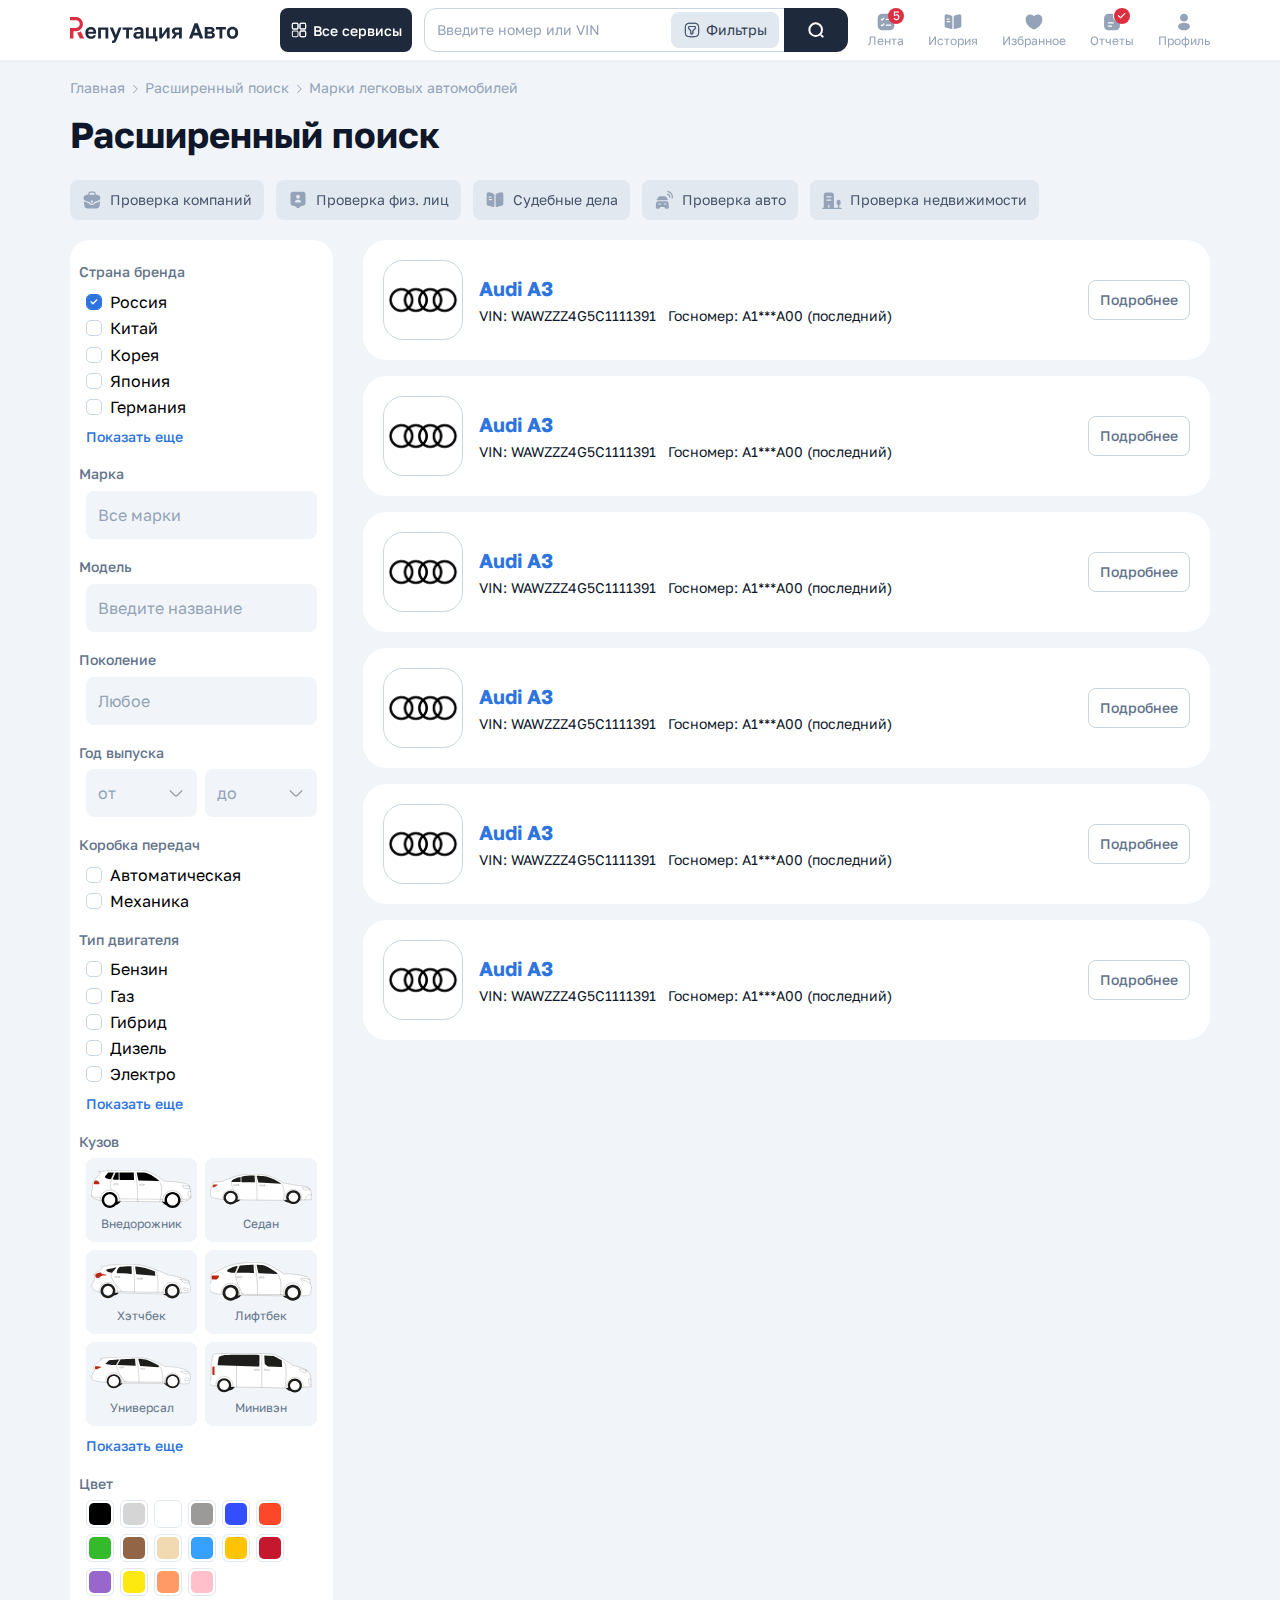
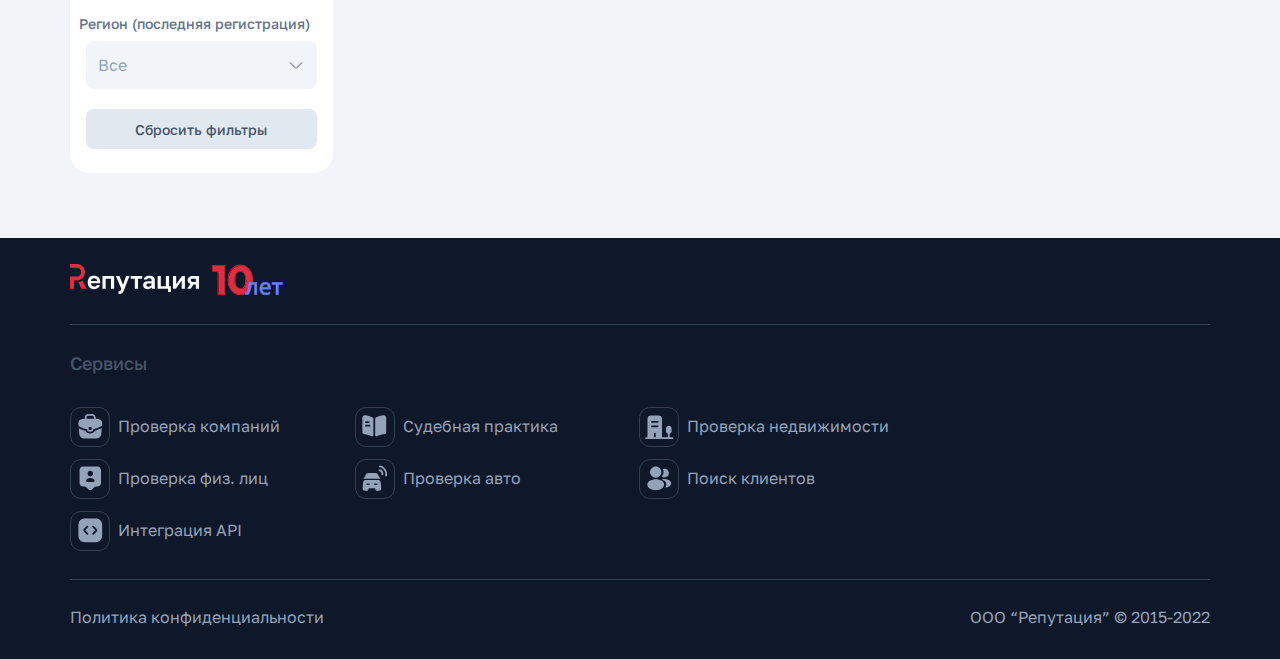
<file: search.html>
<!DOCTYPE html>
<html lang="ru">
<head>
  <meta charset="utf-8">
  <title>Default</title>
  <meta name="description" content="">
  <meta http-equiv="X-UA-Compatible" content="IE=edge">
  <meta name="viewport" content="width=device-width, initial-scale=1.0">
  <!-- <link rel="shortcut icon" type="image/x-icon" href="favicon.ico"> -->

  <!-- Libs -->
  <link rel="stylesheet" href="libs/swiper/swiper.min.css">
  <!-- Libs END -->

  <!-- Fonts -->
  <link rel="preconnect" href="https://fonts.googleapis.com">
  <link rel="preconnect" href="https://fonts.gstatic.com" crossorigin>
  <link href="https://fonts.googleapis.com/css2?family=Golos+Text:wght@400..900&display=swap" rel="stylesheet">
  <!-- Fonts END -->

  <link rel="stylesheet" href="css/reset.css">
  <link rel="stylesheet" href="css/grid.css">
  <link rel="stylesheet" href="css/main.css">
  <link rel="stylesheet" href="css/media.css">
</head>
<body>
  <div class="wrapper fx-column">
    
    <!-- Header -->

    <header class="header header--inner">
      <div class="container fx fx-between align-center">
        <div class="logo fx">
          <a href="#" class="fx">
            <img src="img/logo-big.svg" alt="Logo" class="hidden-tb">
            <img src="img/logo-mini.svg" alt="Logo" class="show-tb">
          </a>
        </div>
        <nav class="nav">
          <button class="btn flex-center btn--third btn--mid nav__open hidden-tb">Все сервисы</button>
          <div class="nav__box">
            <div class="nav__wrap">
              <p class="nav__title show-tb">Сервисы</p>
              <ul class="nav__list">
                <li><a href="#">
                  <span><svg width="29" height="29" viewBox="0 0 29 29" fill="none" xmlns="http://www.w3.org/2000/svg">
                    <path d="M25.1056 8.3098C24.0937 7.19076 22.4032 6.63123 19.9508 6.63123H19.6651V6.58361C19.6651 4.58361 19.6651 2.10742 15.1889 2.10742H13.3794C8.90318 2.10742 8.90318 4.59552 8.90318 6.58361V6.64314H8.61746C6.15318 6.64314 4.47461 7.20266 3.4627 8.32171C2.28413 9.63123 2.31985 11.3931 2.43889 12.5955L2.4508 12.6789L2.55374 13.7598C2.56393 13.8667 2.6217 13.9634 2.71147 14.0225C2.97306 14.1947 3.53454 14.56 3.85556 14.7384C4.02223 14.8455 4.2008 14.9408 4.37937 15.036C6.41508 16.155 8.65318 16.905 10.927 17.2741C11.0341 18.3931 11.5222 19.7027 14.1294 19.7027C16.7365 19.7027 17.2484 18.405 17.3318 17.2503C19.7603 16.8574 22.1056 16.0122 24.2246 14.7741C24.296 14.7384 24.3437 14.7027 24.4032 14.6669C24.9054 14.3831 25.4276 14.0292 25.8963 13.6878C25.9768 13.6292 26.0285 13.5393 26.0395 13.4403L26.0698 13.1669L26.1294 12.6074C26.1413 12.536 26.1413 12.4765 26.1532 12.3931C26.2484 11.1908 26.2246 9.5479 25.1056 8.3098ZM15.5818 16.4646C15.5818 17.7265 15.5818 17.9169 14.1175 17.9169C12.6532 17.9169 12.6532 17.6908 12.6532 16.4765V14.9765H15.5818V16.4646ZM10.6056 6.63123V6.58361C10.6056 4.5598 10.6056 3.8098 13.3794 3.8098H15.1889C17.9627 3.8098 17.9627 4.57171 17.9627 6.58361V6.64314H10.6056V6.63123Z" fill="#94A3B8"/>
                    <path d="M25.2351 16.1653C25.487 16.0437 25.7763 16.2442 25.7511 16.5227L25.2852 21.6549C25.0352 24.0359 24.059 26.4645 18.8209 26.4645H9.74944C4.51135 26.4645 3.53516 24.0359 3.28516 21.6669L2.84179 16.7898C2.81676 16.5145 3.10038 16.3147 3.35167 16.4299C4.59286 16.9992 7.57565 18.3275 9.2627 18.7421C9.38052 18.7711 9.47668 18.8551 9.52458 18.9665C10.2216 20.5883 11.8103 21.4526 14.1304 21.4526C16.4275 21.4526 18.0376 20.555 18.7361 18.931C18.7841 18.8194 18.88 18.7355 18.9979 18.7065C20.786 18.2665 23.9444 16.7882 25.2351 16.1653Z" fill="#94A3B8"/>
                  </svg></span>
                  Проверка компаний
                </a></li>
                <li><a href="#">
                  <span><svg width="29" height="29" viewBox="0 0 29 29" fill="none" xmlns="http://www.w3.org/2000/svg">
                    <path d="M21.4294 2.38086H7.14369C5.1675 2.38086 3.57227 3.96419 3.57227 5.91657V18.9047C3.57227 20.8571 5.1675 22.4404 7.14369 22.4404H8.04846C9.00084 22.4404 9.9056 22.8094 10.5723 23.4761L12.608 25.488C13.5366 26.4047 15.0485 26.4047 15.977 25.488L18.0127 23.4761C18.6794 22.8094 19.5961 22.4404 20.5366 22.4404H21.4294C23.4056 22.4404 25.0008 20.8571 25.0008 18.9047V5.91657C25.0008 3.96419 23.4056 2.38086 21.4294 2.38086ZM14.2866 6.84515C15.8223 6.84515 17.0604 8.08324 17.0604 9.61896C17.0604 11.1547 15.8223 12.3928 14.2866 12.3928C12.7508 12.3928 11.5127 11.1428 11.5127 9.61896C11.5127 8.08324 12.7508 6.84515 14.2866 6.84515ZM17.477 17.9285H11.0961C10.1318 17.9285 9.57227 16.8571 10.108 16.0594C10.9175 14.8571 12.4889 14.0475 14.2866 14.0475C16.0842 14.0475 17.6556 14.8571 18.4651 16.0594C19.0008 16.8571 18.4294 17.9285 17.477 17.9285Z" fill="#94A3B8"/>
                  </svg></span>
                  Проверка физ. лиц
                </a></li>
                <li><a href="#">
                  <span><svg width="29" height="29" viewBox="0 0 29 29" fill="none" xmlns="http://www.w3.org/2000/svg">
                    <path d="M26.1896 5.77376V19.9285C26.1896 21.0833 25.2492 22.1428 24.0944 22.2857L23.7254 22.3333C21.773 22.5952 19.023 23.4047 16.8087 24.3333C16.0349 24.6547 15.1777 24.0714 15.1777 23.2261V6.66662C15.1777 6.22614 15.4277 5.82138 15.8206 5.6071C17.9992 4.42852 21.2968 3.38091 23.5349 3.19043H23.6063C25.0349 3.19043 26.1896 4.34519 26.1896 5.77376Z" fill="#94A3B8"/>
                    <path d="M12.7501 5.6071C10.5715 4.42852 7.2739 3.38091 5.03581 3.19043H4.95247C3.5239 3.19043 2.36914 4.34519 2.36914 5.77376V19.9285C2.36914 21.0833 3.30962 22.1428 4.46438 22.2857L4.83343 22.3333C6.78581 22.5952 9.53581 23.4047 11.7501 24.3333C12.5239 24.6547 13.381 24.0714 13.381 23.2261V6.66662C13.381 6.21424 13.143 5.82138 12.7501 5.6071ZM5.95247 9.21424H8.63105C9.11914 9.21424 9.5239 9.619 9.5239 10.1071C9.5239 10.6071 9.11914 11 8.63105 11H5.95247C5.46438 11 5.05962 10.6071 5.05962 10.1071C5.05962 9.619 5.46438 9.21424 5.95247 9.21424ZM9.5239 14.5714H5.95247C5.46438 14.5714 5.05962 14.1785 5.05962 13.6785C5.05962 13.1904 5.46438 12.7857 5.95247 12.7857H9.5239C10.012 12.7857 10.4168 13.1904 10.4168 13.6785C10.4168 14.1785 10.012 14.5714 9.5239 14.5714Z" fill="#94A3B8"/>
                  </svg></span>
                  Судебные дела
                </a></li>
                <li><a href="#">
                  <span><svg width="29" height="29" viewBox="0 0 29 29" fill="none" xmlns="http://www.w3.org/2000/svg">
                    <path d="M22.2741 11.2975C22.155 11.2975 22.036 11.2737 21.9169 11.2261C21.4646 11.0237 21.2622 10.4999 21.4527 10.0475C21.6789 9.5356 21.5479 8.7856 21.1312 8.16656C20.7146 7.5356 20.0836 7.10703 19.5122 7.14275C18.9884 7.14275 18.6193 6.74989 18.6074 6.26179C18.6074 5.76179 19.0003 5.36894 19.4884 5.35703C20.7146 5.33322 21.8693 6.0356 22.6193 7.16656C23.3812 8.30941 23.5598 9.67846 23.0955 10.7499C22.9527 11.0951 22.6193 11.2975 22.2741 11.2975Z" fill="#94A3B8"/>
                    <path d="M25.9762 12.4763C25.8928 12.4763 25.8214 12.4644 25.7381 12.4406C25.2619 12.3097 24.9881 11.8216 25.119 11.3454C25.5714 9.72633 25.1905 7.79775 24.1071 6.17871C23.0238 4.55966 21.3809 3.47632 19.7024 3.27394C19.2143 3.21442 18.869 2.77394 18.9285 2.28585C18.9881 1.79775 19.4405 1.44061 19.9166 1.51204C22.0952 1.77394 24.2143 3.1549 25.5833 5.20251C26.9524 7.25013 27.4166 9.72633 26.8333 11.8454C26.7262 12.2144 26.369 12.4763 25.9762 12.4763Z" fill="#94A3B8"/>
                    <path d="M20.3821 14.0237C20.3821 14.3809 20.0845 14.6785 19.7273 14.6785H4.08445C3.72731 14.6785 3.42969 14.3809 3.42969 14.0237C3.42969 13.6666 3.72731 13.369 4.08445 13.369H4.9654L5.29873 11.7975C5.60826 10.2737 6.26302 8.88086 8.85826 8.88086H14.9654C17.5606 8.88086 18.2035 10.2856 18.5249 11.7975L18.8583 13.369H19.7392C20.0845 13.369 20.3821 13.6666 20.3821 14.0237Z" fill="#94A3B8"/>
                    <path d="M20.7508 18.9408C20.6199 17.5123 20.2389 15.9766 17.4532 15.9766H6.35797C3.57225 15.9766 3.1913 17.5123 3.06035 18.9408L2.57225 24.2385C2.51273 24.8932 2.72701 25.5599 3.17939 26.0599C3.64368 26.5599 4.28654 26.8456 4.98892 26.8456H6.61987C8.02463 26.8456 8.29844 26.0361 8.47701 25.5123L8.65558 24.9885C8.85797 24.3932 8.90559 24.2385 9.6913 24.2385H14.1437C14.9294 24.2385 14.9532 24.3218 15.1794 24.9885L15.358 25.5123C15.5365 26.048 15.7984 26.8456 17.2151 26.8456H18.8461C19.5365 26.8456 20.1913 26.5599 20.6556 26.0599C21.108 25.5599 21.3223 24.9051 21.2627 24.2385L20.7508 18.9408ZM9.29844 20.7504H6.6913C6.33416 20.7504 6.03654 20.4528 6.03654 20.0956C6.03654 19.7385 6.33416 19.4408 6.6913 19.4408H9.29844C9.65558 19.4408 9.9532 19.7385 9.9532 20.0956C9.9532 20.4528 9.65558 20.7504 9.29844 20.7504ZM17.1199 20.7504H14.5127C14.1556 20.7504 13.858 20.4528 13.858 20.0956C13.858 19.7385 14.1556 19.4408 14.5127 19.4408H17.1199C17.477 19.4408 17.7746 19.7385 17.7746 20.0956C17.7746 20.4528 17.477 20.7504 17.1199 20.7504Z" fill="#94A3B8"/>
                  </svg></span>
                  Проверка авто
                </a></li>
                <li><a href="#">
                  <span><svg width="29" height="29" viewBox="0 0 29 29" fill="none" xmlns="http://www.w3.org/2000/svg">
                    <path d="M13.4762 3.57129H6.05952C3.69048 3.57129 2.5 4.77367 2.5 7.16653V26.1903H8.92857V21.7261C8.92857 21.238 9.33333 20.8332 9.82143 20.8332C10.3095 20.8332 10.7143 21.2261 10.7143 21.7261V26.1903H17.0238V7.16653C17.0238 4.77367 15.8452 3.57129 13.4762 3.57129ZM12.7976 15.1784H6.90476C6.41667 15.1784 6.01191 14.7737 6.01191 14.2856C6.01191 13.7975 6.41667 13.3927 6.90476 13.3927H12.7976C13.2857 13.3927 13.6905 13.7975 13.6905 14.2856C13.6905 14.7737 13.2857 15.1784 12.7976 15.1784ZM12.7976 10.7141H6.90476C6.41667 10.7141 6.01191 10.3094 6.01191 9.82129C6.01191 9.33319 6.41667 8.92843 6.90476 8.92843H12.7976C13.2857 8.92843 13.6905 9.33319 13.6905 9.82129C13.6905 10.3094 13.2857 10.7141 12.7976 10.7141Z" fill="#94A3B8"/>
                    <path d="M27.3802 25.2973H24.6778V21.7259C25.8088 21.3568 26.6302 20.2973 26.6302 19.0473V16.6663C26.6302 15.1068 25.3564 13.833 23.7969 13.833C22.2374 13.833 20.9635 15.1068 20.9635 16.6663V19.0473C20.9635 20.2854 21.7731 21.333 22.8802 21.714V25.2973H1.18973C0.701637 25.2973 0.296875 25.7021 0.296875 26.1902C0.296875 26.6782 0.701637 27.083 1.18973 27.083H23.7254C23.7493 27.083 23.7612 27.0949 23.785 27.0949C23.8088 27.0949 23.8207 27.083 23.8445 27.083H27.3802C27.8683 27.083 28.2731 26.6782 28.2731 26.1902C28.2731 25.7021 27.8683 25.2973 27.3802 25.2973Z" fill="#94A3B8"/>
                  </svg></span>
                  Проверка недвижимости
                </a></li>
                <li><a href="#">
                  <span><svg width="29" height="29" viewBox="0 0 29 29" fill="none" xmlns="http://www.w3.org/2000/svg">
                    <path d="M10.7134 2.38086C7.59431 2.38086 5.05859 4.91657 5.05859 8.03562C5.05859 11.0951 7.45145 13.5713 10.5705 13.6785C10.6657 13.6666 10.761 13.6666 10.8324 13.6785C10.8562 13.6785 10.8681 13.6785 10.8919 13.6785C10.9038 13.6785 10.9038 13.6785 10.9157 13.6785C13.9634 13.5713 16.3562 11.0951 16.3681 8.03562C16.3681 4.91657 13.8324 2.38086 10.7134 2.38086Z" fill="#94A3B8"/>
                    <path d="M16.7606 16.8453C13.4392 14.631 8.02251 14.631 4.67727 16.8453C3.16536 17.8572 2.33203 19.2262 2.33203 20.6905C2.33203 22.1548 3.16536 23.512 4.66536 24.512C6.33203 25.631 8.52251 26.1905 10.713 26.1905C12.9035 26.1905 15.0939 25.631 16.7606 24.512C18.2606 23.5 19.0939 22.1429 19.0939 20.6667C19.082 19.2024 18.2606 17.8453 16.7606 16.8453Z" fill="#94A3B8"/>
                    <path d="M23.7969 8.73798C23.9874 11.0475 22.3445 13.0713 20.0707 13.3451C20.0588 13.3451 20.0588 13.3451 20.0469 13.3451H20.0112C19.9397 13.3451 19.8683 13.3451 19.8088 13.3689C18.654 13.4285 17.5945 13.0594 16.7969 12.3808C18.0231 11.2856 18.7254 9.64274 18.5826 7.85703C18.4993 6.89274 18.1659 6.01179 17.6659 5.26179C18.1183 5.0356 18.6421 4.89274 19.1778 4.84512C21.5112 4.64274 23.5945 6.38084 23.7969 8.73798Z" fill="#94A3B8"/>
                    <path d="M26.1781 19.7504C26.0829 20.9051 25.3448 21.9051 24.1067 22.5837C22.9162 23.2385 21.4162 23.548 19.9281 23.5123C20.7852 22.7385 21.2852 21.7742 21.3805 20.7504C21.4995 19.2742 20.7972 17.8575 19.3924 16.7266C18.5948 16.0956 17.6662 15.5956 16.6543 15.2266C19.2852 14.4647 22.5948 14.9766 24.6305 16.6194C25.7257 17.5004 26.2853 18.6075 26.1781 19.7504Z" fill="#94A3B8"/>
                  </svg></span>
                  Поиск клиентов
                </a></li>
                <li><a href="#">
                  <span><svg width="29" height="29" viewBox="0 0 29 29" fill="none" xmlns="http://www.w3.org/2000/svg">
                    <path d="M19.2737 2.38086H9.29753C4.96419 2.38086 2.38086 4.96419 2.38086 9.29753V19.2618C2.38086 23.6071 4.96419 26.1904 9.29753 26.1904H19.2618C23.5951 26.1904 26.1785 23.6071 26.1785 19.2737V9.29753C26.1904 4.96419 23.6071 2.38086 19.2737 2.38086ZM12.0594 17.2618C12.4047 17.607 12.4047 18.1785 12.0594 18.5237C11.8809 18.7023 11.6547 18.7856 11.4285 18.7856C11.2023 18.7856 10.9761 18.7023 10.7975 18.5237L7.83324 15.5594C7.13086 14.857 7.13086 13.7261 7.83324 13.0237L10.7975 10.0594C11.1428 9.71419 11.7142 9.71419 12.0594 10.0594C12.4047 10.4047 12.4047 10.9761 12.0594 11.3213L9.09515 14.2856L12.0594 17.2618ZM20.738 15.5475L17.7737 18.5118C17.5951 18.6904 17.369 18.7737 17.1428 18.7737C16.9166 18.7737 16.6904 18.6904 16.5118 18.5118C16.1666 18.1666 16.1666 17.5951 16.5118 17.2499L19.4761 14.2856L16.5118 11.3094C16.1666 10.9642 16.1666 10.3928 16.5118 10.0475C16.8571 9.70229 17.4285 9.70229 17.7737 10.0475L20.738 13.0118C21.4404 13.7142 21.4404 14.8571 20.738 15.5475Z" fill="#94A3B8"/>
                  </svg></span>
                  Интеграция API
                </a></li>
              </ul>
              <div class="nav__info show-tb">
                <p>Политика конфиденциальности</p>
                <p><a href="#">ООО “Репутация” © 2015-2022 </a></p>
              </div>
            </div>
          </div>
        </nav>
        <form action="#" class="form search search--header">
          <div class="search__body">
            <div class="search__field">
              <input type="text" placeholder="Введите номер или VIN">
            </div>
            <span class="btn btn--second flex-center hidden-tb speed"><i class="i-filter"></i>Фильтры</span>
            <button class="btn btn--third flex-center btn--big">
              <svg width="16" height="16" viewBox="0 0 16 16" fill="none" xmlns="http://www.w3.org/2000/svg">
                <path d="M7.66732 13.9997C11.1651 13.9997 14.0007 11.1641 14.0007 7.66634C14.0007 4.16854 11.1651 1.33301 7.66732 1.33301C4.16951 1.33301 1.33398 4.16854 1.33398 7.66634C1.33398 11.1641 4.16951 13.9997 7.66732 13.9997Z" stroke="white" stroke-width="2" stroke-linecap="round" stroke-linejoin="round"/>
                <path d="M14.6673 14.6663L13.334 13.333" stroke="white" stroke-width="2" stroke-linecap="round" stroke-linejoin="round"/>
              </svg>
            </button>
          </div>
        </form>
        <div class="panel fx">
          <a href="#" class="panel__item">
            <span class="panel__icon">
              <svg width="20" height="20" viewBox="0 0 20 20" fill="none" xmlns="http://www.w3.org/2000/svg">
                <path d="M13.492 1.66699H6.50866C3.47533 1.66699 1.66699 3.47533 1.66699 6.50866V13.492C1.66699 16.5253 3.47533 18.3337 6.50866 18.3337H13.492C16.5253 18.3337 18.3337 16.5253 18.3337 13.492V6.50866C18.3337 3.47533 16.5253 1.66699 13.492 1.66699ZM8.30866 12.417L6.43366 14.292C6.30866 14.417 6.15033 14.4753 5.99199 14.4753C5.83366 14.4753 5.66699 14.417 5.55033 14.292L4.92533 13.667C4.67533 13.4253 4.67533 13.0253 4.92533 12.7837C5.16699 12.542 5.55866 12.542 5.80866 12.7837L5.99199 12.967L7.42533 11.5337C7.66699 11.292 8.05866 11.292 8.30866 11.5337C8.55033 11.7753 8.55033 12.1753 8.30866 12.417ZM8.30866 6.58366L6.43366 8.45866C6.30866 8.58366 6.15033 8.64199 5.99199 8.64199C5.83366 8.64199 5.66699 8.58366 5.55033 8.45866L4.92533 7.83366C4.67533 7.59199 4.67533 7.19199 4.92533 6.95033C5.16699 6.70866 5.55866 6.70866 5.80866 6.95033L5.99199 7.13366L7.42533 5.70033C7.66699 5.45866 8.05866 5.45866 8.30866 5.70033C8.55033 5.94199 8.55033 6.34199 8.30866 6.58366ZM14.6337 13.8503H10.2587C9.91699 13.8503 9.63366 13.567 9.63366 13.2253C9.63366 12.8837 9.91699 12.6003 10.2587 12.6003H14.6337C14.9837 12.6003 15.2587 12.8837 15.2587 13.2253C15.2587 13.567 14.9837 13.8503 14.6337 13.8503ZM14.6337 8.01699H10.2587C9.91699 8.01699 9.63366 7.73366 9.63366 7.39199C9.63366 7.05033 9.91699 6.76699 10.2587 6.76699H14.6337C14.9837 6.76699 15.2587 7.05033 15.2587 7.39199C15.2587 7.73366 14.9837 8.01699 14.6337 8.01699Z" fill="#94A3B8"/>
              </svg>
              <span class="panel__info panel__info--quantity flex-center">5</span>
            </span>
            Лента
          </a>
          <a href="#" class="panel__item">
            <span class="panel__icon">
              <svg width="20" height="20" viewBox="0 0 20 20" fill="none" xmlns="http://www.w3.org/2000/svg">
                <path d="M18.3333 4.04173V13.9501C18.3333 14.7584 17.675 15.5001 16.8667 15.6001L16.6083 15.6334C15.2417 15.8167 13.3167 16.3834 11.7667 17.0334C11.225 17.2584 10.625 16.8501 10.625 16.2584V4.66673C10.625 4.3584 10.8 4.07507 11.075 3.92507C12.6 3.10007 14.9083 2.36673 16.475 2.2334H16.525C17.525 2.2334 18.3333 3.04173 18.3333 4.04173Z" fill="#94A3B8"/>
                <path d="M8.92487 3.92507C7.39987 3.10007 5.09154 2.36673 3.52487 2.2334H3.46654C2.46654 2.2334 1.6582 3.04173 1.6582 4.04173V13.9501C1.6582 14.7584 2.31654 15.5001 3.12487 15.6001L3.3832 15.6334C4.74987 15.8167 6.67487 16.3834 8.22487 17.0334C8.76654 17.2584 9.36654 16.8501 9.36654 16.2584V4.66673C9.36654 4.35006 9.19987 4.07507 8.92487 3.92507ZM4.16654 6.45006H6.04154C6.3832 6.45006 6.66654 6.7334 6.66654 7.07506C6.66654 7.42506 6.3832 7.70006 6.04154 7.70006H4.16654C3.82487 7.70006 3.54154 7.42506 3.54154 7.07506C3.54154 6.7334 3.82487 6.45006 4.16654 6.45006ZM6.66654 10.2001H4.16654C3.82487 10.2001 3.54154 9.92506 3.54154 9.57506C3.54154 9.2334 3.82487 8.95006 4.16654 8.95006H6.66654C7.0082 8.95006 7.29154 9.2334 7.29154 9.57506C7.29154 9.92506 7.0082 10.2001 6.66654 10.2001Z" fill="#94A3B8"/>
              </svg>
            </span>
            История
          </a>
          <a href="#" class="panel__item">
            <span class="panel__icon">
              <svg width="20" height="20" viewBox="0 0 20 20" fill="none" xmlns="http://www.w3.org/2000/svg">
                <path d="M13.7003 2.58301C12.192 2.58301 10.842 3.31634 10.0003 4.44134C9.15866 3.31634 7.80866 2.58301 6.30033 2.58301C3.74199 2.58301 1.66699 4.66634 1.66699 7.24134C1.66699 8.23301 1.82533 9.14967 2.10033 9.99967C3.41699 14.1663 7.47533 16.658 9.48366 17.3413C9.76699 17.4413 10.2337 17.4413 10.517 17.3413C12.5253 16.658 16.5837 14.1663 17.9003 9.99967C18.1753 9.14967 18.3337 8.23301 18.3337 7.24134C18.3337 4.66634 16.2587 2.58301 13.7003 2.58301Z" fill="#94A3B8"/>
              </svg>
            </span>
            Избранное
          </a>
          <a href="#" class="panel__item">
            <span class="panel__icon">
              <svg width="20" height="20" viewBox="0 0 20 20" fill="none" xmlns="http://www.w3.org/2000/svg">
                <path d="M13.1667 1.84207C12.8251 1.5004 12.2334 1.73373 12.2334 2.20873V5.11707C12.2334 6.33373 13.2667 7.34207 14.5251 7.34207C15.3167 7.3504 16.4167 7.3504 17.3584 7.3504C17.8334 7.3504 18.0834 6.79207 17.7501 6.45873C16.5501 5.2504 14.4001 3.0754 13.1667 1.84207Z" fill="#94A3B8"/>
                <path d="M17.083 8.49199H14.6747C12.6997 8.49199 11.0913 6.88366 11.0913 4.90866V2.50033C11.0913 2.04199 10.7163 1.66699 10.258 1.66699H6.72467C4.15801 1.66699 2.08301 3.33366 2.08301 6.30866V13.692C2.08301 16.667 4.15801 18.3337 6.72467 18.3337H13.2747C15.8413 18.3337 17.9163 16.667 17.9163 13.692V9.32533C17.9163 8.86699 17.5413 8.49199 17.083 8.49199ZM9.58301 14.792H6.24967C5.90801 14.792 5.62467 14.5087 5.62467 14.167C5.62467 13.8253 5.90801 13.542 6.24967 13.542H9.58301C9.92467 13.542 10.208 13.8253 10.208 14.167C10.208 14.5087 9.92467 14.792 9.58301 14.792ZM11.2497 11.4587H6.24967C5.90801 11.4587 5.62467 11.1753 5.62467 10.8337C5.62467 10.492 5.90801 10.2087 6.24967 10.2087H11.2497C11.5913 10.2087 11.8747 10.492 11.8747 10.8337C11.8747 11.1753 11.5913 11.4587 11.2497 11.4587Z" fill="#94A3B8"/>
              </svg>
              <span class="panel__info panel__info--check flex-center"></span>
            </span>
            Отчеты
          </a>
          <a href="#" class="panel__item">
            <span class="panel__icon">
              <svg width="20" height="20" viewBox="0 0 20 20" fill="none" xmlns="http://www.w3.org/2000/svg">
                <path d="M10.0003 1.66699C7.81699 1.66699 6.04199 3.44199 6.04199 5.62533C6.04199 7.76699 7.71699 9.50033 9.90033 9.57533C9.96699 9.56699 10.0337 9.56699 10.0837 9.57533C10.1003 9.57533 10.1087 9.57533 10.1253 9.57533C10.1337 9.57533 10.1337 9.57533 10.142 9.57533C12.2753 9.50033 13.9503 7.76699 13.9587 5.62533C13.9587 3.44199 12.1837 1.66699 10.0003 1.66699Z" fill="#94A3B8"/>
                <path d="M14.2338 11.7914C11.9088 10.2414 8.11712 10.2414 5.77546 11.7914C4.71712 12.4997 4.13379 13.4581 4.13379 14.4831C4.13379 15.5081 4.71712 16.4581 5.76712 17.1581C6.93379 17.9414 8.46712 18.3331 10.0005 18.3331C11.5338 18.3331 13.0671 17.9414 14.2338 17.1581C15.2838 16.4497 15.8671 15.4997 15.8671 14.4664C15.8588 13.4414 15.2838 12.4914 14.2338 11.7914Z" fill="#94A3B8"/>
              </svg>
            </span>
            Профиль
          </a>
        </div>
        <button class="navbar-toggle show-tb">
          <span class="icon-bar speed"></span>
          <span class="icon-bar speed"></span>
          <span class="icon-bar speed"></span>
        </button>
      </div>
      <div class="container header__scroll-type show-tb">
        <div class="swiper p-search__type">
          <ul class="swiper-wrapper">
            <li class="swiper-slide"><a href="#">
              <svg width="20" height="20" viewBox="0 0 20 20" fill="none" xmlns="http://www.w3.org/2000/svg">
                <path d="M17.5758 5.81628C16.8675 5.03294 15.6842 4.64128 13.9675 4.64128H13.7675V4.60794C13.7675 3.20794 13.7675 1.47461 10.6342 1.47461H9.36751C6.23418 1.47461 6.23418 3.21628 6.23418 4.60794V4.64961H6.03418C4.30918 4.64961 3.13418 5.04128 2.42585 5.82461C1.60085 6.74128 1.62584 7.97461 1.70918 8.81628L1.71751 8.87461L1.78474 9.58052C1.79493 9.68751 1.85255 9.78412 1.94242 9.84305C2.13854 9.97164 2.49223 10.2004 2.70084 10.3163C2.81751 10.3913 2.94251 10.4579 3.06751 10.5246C4.49251 11.3079 6.05918 11.8329 7.65084 12.0913C7.72584 12.8746 8.06751 13.7913 9.89251 13.7913C11.7175 13.7913 12.0758 12.8829 12.1342 12.0746C13.8342 11.7996 15.4758 11.2079 16.9592 10.3413C17.0092 10.3163 17.0425 10.2913 17.0842 10.2663C17.4222 10.0752 17.7732 9.83877 18.0915 9.60841C18.1721 9.55004 18.2238 9.46003 18.2348 9.36109L18.2508 9.21628L18.2925 8.82461C18.3008 8.77461 18.3008 8.73294 18.3092 8.67461C18.3758 7.83294 18.3592 6.68294 17.5758 5.81628ZM10.9092 11.5246C10.9092 12.4079 10.9092 12.5413 9.88418 12.5413C8.85918 12.5413 8.85918 12.3829 8.85918 11.5329V10.4829H10.9092V11.5246ZM7.42584 4.64128V4.60794C7.42584 3.19128 7.42584 2.66628 9.36751 2.66628H10.6342C12.5758 2.66628 12.5758 3.19961 12.5758 4.60794V4.64961H7.42584V4.64128Z" fill="#94A3B8"/>
                <path d="M17.4908 11.3988C17.7431 11.2781 18.0333 11.4785 18.008 11.7571L17.6992 15.1583C17.5242 16.8249 16.8409 18.5249 13.1742 18.5249H6.82422C3.15755 18.5249 2.47422 16.8249 2.29922 15.1666L2.00585 11.9396C1.98082 11.6642 2.26414 11.464 2.51582 11.5784C3.44744 12.002 5.31063 12.8189 6.42759 13.1052C6.54511 13.1354 6.6403 13.2194 6.69045 13.3299C7.19005 14.4306 8.29254 15.0166 9.89089 15.0166C11.4734 15.0166 12.5901 14.408 13.0912 13.305C13.1414 13.1945 13.2369 13.1104 13.3545 13.0802C14.5394 12.7752 16.5183 11.8639 17.4908 11.3988Z" fill="#94A3B8"/>
              </svg>
              Проверка компаний
            </a></li>
            <li class="swiper-slide"><a href="#">
              <svg width="20" height="20" viewBox="0 0 20 20" fill="none" xmlns="http://www.w3.org/2000/svg">
                <path d="M15 1.66699H5C3.61667 1.66699 2.5 2.77533 2.5 4.14199V13.2337C2.5 14.6003 3.61667 15.7087 5 15.7087H5.63333C6.3 15.7087 6.93333 15.967 7.4 16.4337L8.825 17.842C9.475 18.4837 10.5333 18.4837 11.1833 17.842L12.6083 16.4337C13.075 15.967 13.7167 15.7087 14.375 15.7087H15C16.3833 15.7087 17.5 14.6003 17.5 13.2337V4.14199C17.5 2.77533 16.3833 1.66699 15 1.66699ZM10 4.79199C11.075 4.79199 11.9417 5.65866 11.9417 6.73366C11.9417 7.80866 11.075 8.67533 10 8.67533C8.925 8.67533 8.05833 7.80033 8.05833 6.73366C8.05833 5.65866 8.925 4.79199 10 4.79199ZM12.2333 12.5503H7.76667C7.09167 12.5503 6.7 11.8003 7.075 11.242C7.64167 10.4003 8.74167 9.83366 10 9.83366C11.2583 9.83366 12.3583 10.4003 12.925 11.242C13.3 11.8003 12.9 12.5503 12.2333 12.5503Z" fill="#94A3B8"/>
              </svg>
              Проверка физ. лиц
            </a></li>
            <li class="swiper-slide"><a href="#">
              <svg width="20" height="20" viewBox="0 0 20 20" fill="none" xmlns="http://www.w3.org/2000/svg">
                <path d="M18.3333 4.04173V13.9501C18.3333 14.7584 17.675 15.5001 16.8667 15.6001L16.6083 15.6334C15.2417 15.8167 13.3167 16.3834 11.7667 17.0334C11.225 17.2584 10.625 16.8501 10.625 16.2584V4.66673C10.625 4.3584 10.8 4.07507 11.075 3.92507C12.6 3.10007 14.9083 2.36673 16.475 2.2334H16.525C17.525 2.2334 18.3333 3.04173 18.3333 4.04173Z" fill="#94A3B8"/>
                <path d="M8.92487 3.92507C7.39987 3.10007 5.09154 2.36673 3.52487 2.2334H3.46654C2.46654 2.2334 1.6582 3.04173 1.6582 4.04173V13.9501C1.6582 14.7584 2.31654 15.5001 3.12487 15.6001L3.3832 15.6334C4.74987 15.8167 6.67487 16.3834 8.22487 17.0334C8.76654 17.2584 9.36654 16.8501 9.36654 16.2584V4.66673C9.36654 4.35006 9.19987 4.07507 8.92487 3.92507ZM4.16654 6.45006H6.04154C6.3832 6.45006 6.66654 6.7334 6.66654 7.07506C6.66654 7.42506 6.3832 7.70006 6.04154 7.70006H4.16654C3.82487 7.70006 3.54154 7.42506 3.54154 7.07506C3.54154 6.7334 3.82487 6.45006 4.16654 6.45006ZM6.66654 10.2001H4.16654C3.82487 10.2001 3.54154 9.92506 3.54154 9.57506C3.54154 9.2334 3.82487 8.95006 4.16654 8.95006H6.66654C7.0082 8.95006 7.29154 9.2334 7.29154 9.57506C7.29154 9.92506 7.0082 10.2001 6.66654 10.2001Z" fill="#94A3B8"/>
              </svg>
              Судебные дела
            </a></li>
            <li class="swiper-slide"><a href="#">
              <svg width="20" height="20" viewBox="0 0 20 20" fill="none" xmlns="http://www.w3.org/2000/svg">
                <path d="M15.5921 7.90874C15.5087 7.90874 15.4254 7.89208 15.3421 7.85874C15.0254 7.71708 14.8837 7.35041 15.0171 7.03374C15.1754 6.67541 15.0837 6.15041 14.7921 5.71708C14.5004 5.27541 14.0587 4.97541 13.6587 5.00041C13.2921 5.00041 13.0337 4.72541 13.0254 4.38374C13.0254 4.03374 13.3004 3.75874 13.6421 3.75041C14.5004 3.73374 15.3087 4.22541 15.8337 5.01708C16.3671 5.81708 16.4921 6.77541 16.1671 7.52541C16.0671 7.76708 15.8337 7.90874 15.5921 7.90874Z" fill="#94A3B8"/>
                <path d="M18.1841 8.73313C18.1258 8.73313 18.0758 8.7248 18.0174 8.70813C17.6841 8.61647 17.4924 8.2748 17.5841 7.94147C17.9008 6.80813 17.6341 5.45813 16.8758 4.3248C16.1174 3.19147 14.9674 2.43313 13.7924 2.29147C13.4508 2.2498 13.2091 1.94147 13.2508 1.5998C13.2924 1.25813 13.6091 1.00813 13.9424 1.05813C15.4674 1.24147 16.9508 2.20813 17.9091 3.64147C18.8674 5.0748 19.1924 6.80813 18.7841 8.29147C18.7091 8.5498 18.4591 8.73313 18.1841 8.73313Z" fill="#94A3B8"/>
                <path d="M14.2671 9.8168C14.2671 10.0668 14.0587 10.2751 13.8087 10.2751H2.85872C2.60872 10.2751 2.40039 10.0668 2.40039 9.8168C2.40039 9.5668 2.60872 9.35846 2.85872 9.35846H3.47539L3.70872 8.25846C3.92539 7.1918 4.38372 6.2168 6.20039 6.2168H10.4754C12.2921 6.2168 12.7421 7.20013 12.9671 8.25846L13.2004 9.35846H13.8171C14.0587 9.35846 14.2671 9.5668 14.2671 9.8168Z" fill="#94A3B8"/>
                <path d="M14.5248 13.2586C14.4331 12.2586 14.1665 11.1836 12.2165 11.1836H4.44979C2.49979 11.1836 2.23313 12.2586 2.14146 13.2586L1.79979 16.9669C1.75813 17.4253 1.90813 17.8919 2.22479 18.2419C2.54979 18.5919 2.99979 18.7919 3.49146 18.7919H4.63313C5.61646 18.7919 5.80813 18.2253 5.93313 17.8586L6.05813 17.4919C6.19979 17.0753 6.23313 16.9669 6.78313 16.9669H9.89979C10.4498 16.9669 10.4665 17.0253 10.6248 17.4919L10.7498 17.8586C10.8748 18.2336 11.0581 18.7919 12.0498 18.7919H13.1915C13.6748 18.7919 14.1331 18.5919 14.4581 18.2419C14.7748 17.8919 14.9248 17.4336 14.8831 16.9669L14.5248 13.2586ZM6.50813 14.5253H4.68313C4.43313 14.5253 4.22479 14.3169 4.22479 14.0669C4.22479 13.8169 4.43313 13.6086 4.68313 13.6086H6.50813C6.75813 13.6086 6.96646 13.8169 6.96646 14.0669C6.96646 14.3169 6.75813 14.5253 6.50813 14.5253ZM11.9831 14.5253H10.1581C9.90813 14.5253 9.69979 14.3169 9.69979 14.0669C9.69979 13.8169 9.90813 13.6086 10.1581 13.6086H11.9831C12.2331 13.6086 12.4415 13.8169 12.4415 14.0669C12.4415 14.3169 12.2331 14.5253 11.9831 14.5253Z" fill="#94A3B8"/>
              </svg>
              Проверка авто
            </a></li>
            <li class="swiper-slide"><a href="#">
              <svg width="20" height="20" viewBox="0 0 20 20" fill="none" xmlns="http://www.w3.org/2000/svg">
                <path d="M9.43333 2.5H4.24167C2.58333 2.5 1.75 3.34167 1.75 5.01667V18.3333H6.25V15.2083C6.25 14.8667 6.53333 14.5833 6.875 14.5833C7.21667 14.5833 7.5 14.8583 7.5 15.2083V18.3333H11.9167V5.01667C11.9167 3.34167 11.0917 2.5 9.43333 2.5ZM8.95833 10.625H4.83333C4.49167 10.625 4.20833 10.3417 4.20833 10C4.20833 9.65833 4.49167 9.375 4.83333 9.375H8.95833C9.3 9.375 9.58333 9.65833 9.58333 10C9.58333 10.3417 9.3 10.625 8.95833 10.625ZM8.95833 7.5H4.83333C4.49167 7.5 4.20833 7.21667 4.20833 6.875C4.20833 6.53333 4.49167 6.25 4.83333 6.25H8.95833C9.3 6.25 9.58333 6.53333 9.58333 6.875C9.58333 7.21667 9.3 7.5 8.95833 7.5Z" fill="#94A3B8"/>
                <path d="M19.1673 17.7086H17.2757V15.2086C18.0673 14.9503 18.6423 14.2086 18.6423 13.3336V11.6669C18.6423 10.5753 17.7507 9.68359 16.659 9.68359C15.5673 9.68359 14.6757 10.5753 14.6757 11.6669V13.3336C14.6757 14.2003 15.2423 14.9336 16.0173 15.2003V17.7086H0.833984C0.492318 17.7086 0.208984 17.9919 0.208984 18.3336C0.208984 18.6753 0.492318 18.9586 0.833984 18.9586H16.609C16.6257 18.9586 16.634 18.9669 16.6507 18.9669C16.6673 18.9669 16.6757 18.9586 16.6923 18.9586H19.1673C19.509 18.9586 19.7923 18.6753 19.7923 18.3336C19.7923 17.9919 19.509 17.7086 19.1673 17.7086Z" fill="#94A3B8"/>
              </svg>
              Проверка недвижимости
            </a></li>
          </ul>
        </div>
      </div>
    </header>
    
    <!-- Main -->
    
    <main class="main">

      <!-- Breadcrumb -->

      <nav class="breadcrumb">
        <div class="container">
          <ul class="breadcrumb__list fx fx-wrap">
            <li class="breadcrumb__item show-tb">
              <a href="#">...</a>
            </li>
            <li class="breadcrumb__item">
              <a href="#">Главная</a>
            </li>
            <li class="breadcrumb__item">
              <a href="#">Расширенный поиск</a>
            </li>
            <li class="breadcrumb__item active">
              Марки легковых автомобилей
            </li>
          </ul>
        </div>
      </nav>

      <!-- Search -->

      <section class="p-search">
        <div class="container">
          <div class="title">
            <h1>Расширенный поиск</h1>
          </div>
          <div class="swiper p-search__type">
            <ul class="swiper-wrapper">
              <li class="swiper-slide"><a href="#">
                <svg width="20" height="20" viewBox="0 0 20 20" fill="none" xmlns="http://www.w3.org/2000/svg">
                  <path d="M17.5758 5.81628C16.8675 5.03294 15.6842 4.64128 13.9675 4.64128H13.7675V4.60794C13.7675 3.20794 13.7675 1.47461 10.6342 1.47461H9.36751C6.23418 1.47461 6.23418 3.21628 6.23418 4.60794V4.64961H6.03418C4.30918 4.64961 3.13418 5.04128 2.42585 5.82461C1.60085 6.74128 1.62584 7.97461 1.70918 8.81628L1.71751 8.87461L1.78474 9.58052C1.79493 9.68751 1.85255 9.78412 1.94242 9.84305C2.13854 9.97164 2.49223 10.2004 2.70084 10.3163C2.81751 10.3913 2.94251 10.4579 3.06751 10.5246C4.49251 11.3079 6.05918 11.8329 7.65084 12.0913C7.72584 12.8746 8.06751 13.7913 9.89251 13.7913C11.7175 13.7913 12.0758 12.8829 12.1342 12.0746C13.8342 11.7996 15.4758 11.2079 16.9592 10.3413C17.0092 10.3163 17.0425 10.2913 17.0842 10.2663C17.4222 10.0752 17.7732 9.83877 18.0915 9.60841C18.1721 9.55004 18.2238 9.46003 18.2348 9.36109L18.2508 9.21628L18.2925 8.82461C18.3008 8.77461 18.3008 8.73294 18.3092 8.67461C18.3758 7.83294 18.3592 6.68294 17.5758 5.81628ZM10.9092 11.5246C10.9092 12.4079 10.9092 12.5413 9.88418 12.5413C8.85918 12.5413 8.85918 12.3829 8.85918 11.5329V10.4829H10.9092V11.5246ZM7.42584 4.64128V4.60794C7.42584 3.19128 7.42584 2.66628 9.36751 2.66628H10.6342C12.5758 2.66628 12.5758 3.19961 12.5758 4.60794V4.64961H7.42584V4.64128Z" fill="#94A3B8"/>
                  <path d="M17.4908 11.3988C17.7431 11.2781 18.0333 11.4785 18.008 11.7571L17.6992 15.1583C17.5242 16.8249 16.8409 18.5249 13.1742 18.5249H6.82422C3.15755 18.5249 2.47422 16.8249 2.29922 15.1666L2.00585 11.9396C1.98082 11.6642 2.26414 11.464 2.51582 11.5784C3.44744 12.002 5.31063 12.8189 6.42759 13.1052C6.54511 13.1354 6.6403 13.2194 6.69045 13.3299C7.19005 14.4306 8.29254 15.0166 9.89089 15.0166C11.4734 15.0166 12.5901 14.408 13.0912 13.305C13.1414 13.1945 13.2369 13.1104 13.3545 13.0802C14.5394 12.7752 16.5183 11.8639 17.4908 11.3988Z" fill="#94A3B8"/>
                </svg>
                Проверка компаний
              </a></li>
              <li class="swiper-slide"><a href="#">
                <svg width="20" height="20" viewBox="0 0 20 20" fill="none" xmlns="http://www.w3.org/2000/svg">
                  <path d="M15 1.66699H5C3.61667 1.66699 2.5 2.77533 2.5 4.14199V13.2337C2.5 14.6003 3.61667 15.7087 5 15.7087H5.63333C6.3 15.7087 6.93333 15.967 7.4 16.4337L8.825 17.842C9.475 18.4837 10.5333 18.4837 11.1833 17.842L12.6083 16.4337C13.075 15.967 13.7167 15.7087 14.375 15.7087H15C16.3833 15.7087 17.5 14.6003 17.5 13.2337V4.14199C17.5 2.77533 16.3833 1.66699 15 1.66699ZM10 4.79199C11.075 4.79199 11.9417 5.65866 11.9417 6.73366C11.9417 7.80866 11.075 8.67533 10 8.67533C8.925 8.67533 8.05833 7.80033 8.05833 6.73366C8.05833 5.65866 8.925 4.79199 10 4.79199ZM12.2333 12.5503H7.76667C7.09167 12.5503 6.7 11.8003 7.075 11.242C7.64167 10.4003 8.74167 9.83366 10 9.83366C11.2583 9.83366 12.3583 10.4003 12.925 11.242C13.3 11.8003 12.9 12.5503 12.2333 12.5503Z" fill="#94A3B8"/>
                </svg>
                Проверка физ. лиц
              </a></li>
              <li class="swiper-slide"><a href="#">
                <svg width="20" height="20" viewBox="0 0 20 20" fill="none" xmlns="http://www.w3.org/2000/svg">
                  <path d="M18.3333 4.04173V13.9501C18.3333 14.7584 17.675 15.5001 16.8667 15.6001L16.6083 15.6334C15.2417 15.8167 13.3167 16.3834 11.7667 17.0334C11.225 17.2584 10.625 16.8501 10.625 16.2584V4.66673C10.625 4.3584 10.8 4.07507 11.075 3.92507C12.6 3.10007 14.9083 2.36673 16.475 2.2334H16.525C17.525 2.2334 18.3333 3.04173 18.3333 4.04173Z" fill="#94A3B8"/>
                  <path d="M8.92487 3.92507C7.39987 3.10007 5.09154 2.36673 3.52487 2.2334H3.46654C2.46654 2.2334 1.6582 3.04173 1.6582 4.04173V13.9501C1.6582 14.7584 2.31654 15.5001 3.12487 15.6001L3.3832 15.6334C4.74987 15.8167 6.67487 16.3834 8.22487 17.0334C8.76654 17.2584 9.36654 16.8501 9.36654 16.2584V4.66673C9.36654 4.35006 9.19987 4.07507 8.92487 3.92507ZM4.16654 6.45006H6.04154C6.3832 6.45006 6.66654 6.7334 6.66654 7.07506C6.66654 7.42506 6.3832 7.70006 6.04154 7.70006H4.16654C3.82487 7.70006 3.54154 7.42506 3.54154 7.07506C3.54154 6.7334 3.82487 6.45006 4.16654 6.45006ZM6.66654 10.2001H4.16654C3.82487 10.2001 3.54154 9.92506 3.54154 9.57506C3.54154 9.2334 3.82487 8.95006 4.16654 8.95006H6.66654C7.0082 8.95006 7.29154 9.2334 7.29154 9.57506C7.29154 9.92506 7.0082 10.2001 6.66654 10.2001Z" fill="#94A3B8"/>
                </svg>
                Судебные дела
              </a></li>
              <li class="swiper-slide"><a href="#">
                <svg width="20" height="20" viewBox="0 0 20 20" fill="none" xmlns="http://www.w3.org/2000/svg">
                  <path d="M15.5921 7.90874C15.5087 7.90874 15.4254 7.89208 15.3421 7.85874C15.0254 7.71708 14.8837 7.35041 15.0171 7.03374C15.1754 6.67541 15.0837 6.15041 14.7921 5.71708C14.5004 5.27541 14.0587 4.97541 13.6587 5.00041C13.2921 5.00041 13.0337 4.72541 13.0254 4.38374C13.0254 4.03374 13.3004 3.75874 13.6421 3.75041C14.5004 3.73374 15.3087 4.22541 15.8337 5.01708C16.3671 5.81708 16.4921 6.77541 16.1671 7.52541C16.0671 7.76708 15.8337 7.90874 15.5921 7.90874Z" fill="#94A3B8"/>
                  <path d="M18.1841 8.73313C18.1258 8.73313 18.0758 8.7248 18.0174 8.70813C17.6841 8.61647 17.4924 8.2748 17.5841 7.94147C17.9008 6.80813 17.6341 5.45813 16.8758 4.3248C16.1174 3.19147 14.9674 2.43313 13.7924 2.29147C13.4508 2.2498 13.2091 1.94147 13.2508 1.5998C13.2924 1.25813 13.6091 1.00813 13.9424 1.05813C15.4674 1.24147 16.9508 2.20813 17.9091 3.64147C18.8674 5.0748 19.1924 6.80813 18.7841 8.29147C18.7091 8.5498 18.4591 8.73313 18.1841 8.73313Z" fill="#94A3B8"/>
                  <path d="M14.2671 9.8168C14.2671 10.0668 14.0587 10.2751 13.8087 10.2751H2.85872C2.60872 10.2751 2.40039 10.0668 2.40039 9.8168C2.40039 9.5668 2.60872 9.35846 2.85872 9.35846H3.47539L3.70872 8.25846C3.92539 7.1918 4.38372 6.2168 6.20039 6.2168H10.4754C12.2921 6.2168 12.7421 7.20013 12.9671 8.25846L13.2004 9.35846H13.8171C14.0587 9.35846 14.2671 9.5668 14.2671 9.8168Z" fill="#94A3B8"/>
                  <path d="M14.5248 13.2586C14.4331 12.2586 14.1665 11.1836 12.2165 11.1836H4.44979C2.49979 11.1836 2.23313 12.2586 2.14146 13.2586L1.79979 16.9669C1.75813 17.4253 1.90813 17.8919 2.22479 18.2419C2.54979 18.5919 2.99979 18.7919 3.49146 18.7919H4.63313C5.61646 18.7919 5.80813 18.2253 5.93313 17.8586L6.05813 17.4919C6.19979 17.0753 6.23313 16.9669 6.78313 16.9669H9.89979C10.4498 16.9669 10.4665 17.0253 10.6248 17.4919L10.7498 17.8586C10.8748 18.2336 11.0581 18.7919 12.0498 18.7919H13.1915C13.6748 18.7919 14.1331 18.5919 14.4581 18.2419C14.7748 17.8919 14.9248 17.4336 14.8831 16.9669L14.5248 13.2586ZM6.50813 14.5253H4.68313C4.43313 14.5253 4.22479 14.3169 4.22479 14.0669C4.22479 13.8169 4.43313 13.6086 4.68313 13.6086H6.50813C6.75813 13.6086 6.96646 13.8169 6.96646 14.0669C6.96646 14.3169 6.75813 14.5253 6.50813 14.5253ZM11.9831 14.5253H10.1581C9.90813 14.5253 9.69979 14.3169 9.69979 14.0669C9.69979 13.8169 9.90813 13.6086 10.1581 13.6086H11.9831C12.2331 13.6086 12.4415 13.8169 12.4415 14.0669C12.4415 14.3169 12.2331 14.5253 11.9831 14.5253Z" fill="#94A3B8"/>
                </svg>
                Проверка авто
              </a></li>
              <li class="swiper-slide"><a href="#">
                <svg width="20" height="20" viewBox="0 0 20 20" fill="none" xmlns="http://www.w3.org/2000/svg">
                  <path d="M9.43333 2.5H4.24167C2.58333 2.5 1.75 3.34167 1.75 5.01667V18.3333H6.25V15.2083C6.25 14.8667 6.53333 14.5833 6.875 14.5833C7.21667 14.5833 7.5 14.8583 7.5 15.2083V18.3333H11.9167V5.01667C11.9167 3.34167 11.0917 2.5 9.43333 2.5ZM8.95833 10.625H4.83333C4.49167 10.625 4.20833 10.3417 4.20833 10C4.20833 9.65833 4.49167 9.375 4.83333 9.375H8.95833C9.3 9.375 9.58333 9.65833 9.58333 10C9.58333 10.3417 9.3 10.625 8.95833 10.625ZM8.95833 7.5H4.83333C4.49167 7.5 4.20833 7.21667 4.20833 6.875C4.20833 6.53333 4.49167 6.25 4.83333 6.25H8.95833C9.3 6.25 9.58333 6.53333 9.58333 6.875C9.58333 7.21667 9.3 7.5 8.95833 7.5Z" fill="#94A3B8"/>
                  <path d="M19.1673 17.7086H17.2757V15.2086C18.0673 14.9503 18.6423 14.2086 18.6423 13.3336V11.6669C18.6423 10.5753 17.7507 9.68359 16.659 9.68359C15.5673 9.68359 14.6757 10.5753 14.6757 11.6669V13.3336C14.6757 14.2003 15.2423 14.9336 16.0173 15.2003V17.7086H0.833984C0.492318 17.7086 0.208984 17.9919 0.208984 18.3336C0.208984 18.6753 0.492318 18.9586 0.833984 18.9586H16.609C16.6257 18.9586 16.634 18.9669 16.6507 18.9669C16.6673 18.9669 16.6757 18.9586 16.6923 18.9586H19.1673C19.509 18.9586 19.7923 18.6753 19.7923 18.3336C19.7923 17.9919 19.509 17.7086 19.1673 17.7086Z" fill="#94A3B8"/>
                </svg>
                Проверка недвижимости
              </a></li>
            </ul>
          </div>
          <div class="row row--grid">
            <div class="col-3">
              <form action="#" class="form filter">
                <div class="filter__row filter__row--1 filter__head fx fx-between align-center show-tb">
                  <p>Фильтры</p>
                  <div class="filter__clearAll"><a href="#">Сбросить все</a></div>
                  <span class="filter__close flex-center">
                    <svg width="20" height="20" viewBox="0 0 20 20" fill="none" xmlns="http://www.w3.org/2000/svg">
                      <path d="M12.9422 7.94219L10.8836 10L12.9422 12.0578C13.0003 12.1159 13.0463 12.1848 13.0777 12.2607C13.1092 12.3366 13.1254 12.4179 13.1254 12.5C13.1254 12.5821 13.1092 12.6634 13.0777 12.7393C13.0463 12.8152 13.0003 12.8841 12.9422 12.9422C12.8841 13.0003 12.8152 13.0463 12.7393 13.0777C12.6634 13.1092 12.5821 13.1253 12.5 13.1253C12.4179 13.1253 12.3366 13.1092 12.2607 13.0777C12.1848 13.0463 12.1159 13.0003 12.0578 12.9422L10 10.8836L7.94219 12.9422C7.88412 13.0003 7.81518 13.0463 7.73931 13.0777C7.66344 13.1092 7.58213 13.1253 7.5 13.1253C7.41788 13.1253 7.33656 13.1092 7.26069 13.0777C7.18482 13.0463 7.11588 13.0003 7.05782 12.9422C6.99975 12.8841 6.95368 12.8152 6.92226 12.7393C6.89083 12.6634 6.87466 12.5821 6.87466 12.5C6.87466 12.4179 6.89083 12.3366 6.92226 12.2607C6.95368 12.1848 6.99975 12.1159 7.05782 12.0578L9.11641 10L7.05782 7.94219C6.94054 7.82491 6.87466 7.66585 6.87466 7.5C6.87466 7.33415 6.94054 7.17509 7.05782 7.05781C7.17509 6.94054 7.33415 6.87465 7.5 6.87465C7.66586 6.87465 7.82492 6.94054 7.94219 7.05781L10 9.11641L12.0578 7.05781C12.1159 6.99974 12.1848 6.95368 12.2607 6.92225C12.3366 6.89083 12.4179 6.87465 12.5 6.87465C12.5821 6.87465 12.6634 6.89083 12.7393 6.92225C12.8152 6.95368 12.8841 6.99974 12.9422 7.05781C13.0003 7.11588 13.0463 7.18482 13.0777 7.26069C13.1092 7.33656 13.1254 7.41788 13.1254 7.5C13.1254 7.58212 13.1092 7.66344 13.0777 7.73931C13.0463 7.81518 13.0003 7.88412 12.9422 7.94219ZM18.125 10C18.125 11.607 17.6485 13.1779 16.7557 14.514C15.8629 15.8502 14.594 16.8916 13.1093 17.5065C11.6247 18.1215 9.99099 18.2824 8.41489 17.9689C6.8388 17.6554 5.39106 16.8815 4.25476 15.7452C3.11846 14.6089 2.34463 13.1612 2.03112 11.5851C1.71762 10.009 1.87852 8.37535 2.49348 6.8907C3.10844 5.40605 4.14985 4.1371 5.486 3.24431C6.82214 2.35152 8.39303 1.875 10 1.875C12.1542 1.87727 14.2195 2.73403 15.7427 4.25727C17.266 5.78051 18.1227 7.84581 18.125 10ZM16.875 10C16.875 8.64025 16.4718 7.31104 15.7164 6.18045C14.9609 5.04987 13.8872 4.16868 12.631 3.64833C11.3747 3.12798 9.99238 2.99183 8.65876 3.2571C7.32514 3.52237 6.10013 4.17715 5.13864 5.13864C4.17716 6.10013 3.52238 7.32513 3.2571 8.65875C2.99183 9.99237 3.12798 11.3747 3.64833 12.6309C4.16868 13.8872 5.04987 14.9609 6.18046 15.7164C7.31105 16.4718 8.64026 16.875 10 16.875C11.8227 16.8729 13.5702 16.1479 14.8591 14.8591C16.1479 13.5702 16.8729 11.8227 16.875 10Z" fill="#1E293B"/>
                    </svg>
                  </span> 
                </div>
                <div class="filter__row filter__row--2 filter__inner filter__inner--more">
                  <p class="filter__title">Страна бренда</p>
                  <div class="check">
                    <label class="check__item">
                      <input type="checkbox" checked>
                      <span class="check__mark"></span>
                      <span class="check__name">Россия</span>
                    </label>
                    <label class="check__item">
                      <input type="checkbox">
                      <span class="check__mark"></span>
                      <span class="check__name">Китай</span>
                    </label>
                    <label class="check__item">
                      <input type="checkbox">
                      <span class="check__mark"></span>
                      <span class="check__name">Корея</span>
                    </label>
                    <label class="check__item">
                      <input type="checkbox">
                      <span class="check__mark"></span>
                      <span class="check__name">Япония</span>
                    </label>
                    <label class="check__item">
                      <input type="checkbox">
                      <span class="check__mark"></span>
                      <span class="check__name">Германия</span>
                    </label>
                    <label class="check__item">
                      <input type="checkbox">
                      <span class="check__mark"></span>
                      <span class="check__name">Германия</span>
                    </label>
                    <label class="check__item">
                      <input type="checkbox">
                      <span class="check__mark"></span>
                      <span class="check__name">Германия</span>
                    </label>
                    <label class="check__item">
                      <input type="checkbox">
                      <span class="check__mark"></span>
                      <span class="check__name">Германия</span>
                    </label>
                  </div>
                  <div class="filter__more"><a href="#">Показать еще</a></div>
                </div>
                <div class="filter__row filter__row--3 filter__inner">
                  <p class="filter__title">Марка</p>
                  <div class="form__field form__field--check">
                    <input type="text" placeholder="Все марки" value="">
                    <span class="form__field-clear"></span>
                    <div class="dropdown">
                      <div class="dropdown__wrap scrollbar-custom">
                        <div class="dropdown__list">
                          <label class="check__item">
                            <input type="checkbox">
                            <span class="check__mark"></span>
                            <span class="check__name">AC</span>
                          </label>
                          <label class="check__item">
                            <input type="checkbox">
                            <span class="check__mark"></span>
                            <span class="check__name">AMC</span>
                          </label>
                          <label class="check__item">
                            <input type="checkbox">
                            <span class="check__mark"></span>
                            <span class="check__name">Abarth</span>
                          </label>
                          <label class="check__item">
                            <input type="checkbox">
                            <span class="check__mark"></span>
                            <span class="check__name">Acura</span>
                          </label>
                          <label class="check__item">
                            <input type="checkbox">
                            <span class="check__mark"></span>
                            <span class="check__name">Adler</span>
                          </label>
                          <label class="check__item">
                            <input type="checkbox">
                            <span class="check__mark"></span>
                            <span class="check__name">Aito</span>
                          </label>
                          <label class="check__item">
                            <input type="checkbox">
                            <span class="check__mark"></span>
                            <span class="check__name">Aixam</span>
                          </label>
                          <label class="check__item">
                            <input type="checkbox">
                            <span class="check__mark"></span>
                            <span class="check__name">Aixam</span>
                          </label>
                          <label class="check__item">
                            <input type="checkbox">
                            <span class="check__mark"></span>
                            <span class="check__name">Aixam</span>
                          </label>
                          <label class="check__item">
                            <input type="checkbox">
                            <span class="check__mark"></span>
                            <span class="check__name">toyota</span>
                          </label>
                          <label class="check__item">
                            <input type="checkbox">
                            <span class="check__mark"></span>
                            <span class="check__name">bmw</span>
                          </label>
                        </div>
                        <div class="dropdown__no-results">Нет совпадений</div>
                      </div>
                    </div>
                  </div>
                </div>
                <div class="filter__row filter__row--4 filter__inner">
                  <p class="filter__title">Модель</p>
                  <div class="form__field form__field--check">
                    <input type="text" placeholder="Введите название" value="">
                    <span class="form__field-clear"></span>
                    <div class="dropdown">
                      <div class="dropdown__wrap scrollbar-custom">
                        <div class="dropdown__list">
                          <label class="check__item">
                            <input type="checkbox">
                            <span class="check__mark"></span>
                            <span class="check__name">AC</span>
                          </label>
                          <label class="check__item">
                            <input type="checkbox">
                            <span class="check__mark"></span>
                            <span class="check__name">AMC</span>
                          </label>
                          <label class="check__item">
                            <input type="checkbox">
                            <span class="check__mark"></span>
                            <span class="check__name">Abarth</span>
                          </label>
                          <label class="check__item">
                            <input type="checkbox">
                            <span class="check__mark"></span>
                            <span class="check__name">Acura</span>
                          </label>
                          <label class="check__item">
                            <input type="checkbox">
                            <span class="check__mark"></span>
                            <span class="check__name">Adler</span>
                          </label>
                          <label class="check__item">
                            <input type="checkbox">
                            <span class="check__mark"></span>
                            <span class="check__name">Aito</span>
                          </label>
                          <label class="check__item">
                            <input type="checkbox">
                            <span class="check__mark"></span>
                            <span class="check__name">Aixam</span>
                          </label>
                          <label class="check__item">
                            <input type="checkbox">
                            <span class="check__mark"></span>
                            <span class="check__name">Aixam</span>
                          </label>
                          <label class="check__item">
                            <input type="checkbox">
                            <span class="check__mark"></span>
                            <span class="check__name">Aixam</span>
                          </label>
                          <label class="check__item">
                            <input type="checkbox">
                            <span class="check__mark"></span>
                            <span class="check__name">toyota</span>
                          </label>
                          <label class="check__item">
                            <input type="checkbox">
                            <span class="check__mark"></span>
                            <span class="check__name">bmw</span>
                          </label>
                        </div>
                        <div class="dropdown__no-results">Нет совпадений</div>
                      </div>
                    </div>
                  </div>
                </div>
                <div class="filter__row filter__row--5 filter__inner">
                  <p class="filter__title">Поколение</p>
                  <div class="form__field form__field--check">
                    <input type="text" placeholder="Любое" value="">
                    <span class="form__field-clear"></span>
                    <div class="dropdown">
                      <div class="dropdown__wrap scrollbar-custom">
                        <div class="dropdown__list">
                          <label class="check__item">
                            <input type="checkbox">
                            <span class="check__mark"></span>
                            <span class="check__name">AC</span>
                          </label>
                          <label class="check__item">
                            <input type="checkbox">
                            <span class="check__mark"></span>
                            <span class="check__name">AMC</span>
                          </label>
                          <label class="check__item">
                            <input type="checkbox">
                            <span class="check__mark"></span>
                            <span class="check__name">Abarth</span>
                          </label>
                          <label class="check__item">
                            <input type="checkbox">
                            <span class="check__mark"></span>
                            <span class="check__name">Acura</span>
                          </label>
                          <label class="check__item">
                            <input type="checkbox">
                            <span class="check__mark"></span>
                            <span class="check__name">Adler</span>
                          </label>
                          <label class="check__item">
                            <input type="checkbox">
                            <span class="check__mark"></span>
                            <span class="check__name">Aito</span>
                          </label>
                          <label class="check__item">
                            <input type="checkbox">
                            <span class="check__mark"></span>
                            <span class="check__name">Aixam</span>
                          </label>
                          <label class="check__item">
                            <input type="checkbox">
                            <span class="check__mark"></span>
                            <span class="check__name">Aixam</span>
                          </label>
                          <label class="check__item">
                            <input type="checkbox">
                            <span class="check__mark"></span>
                            <span class="check__name">Aixam</span>
                          </label>
                          <label class="check__item">
                            <input type="checkbox">
                            <span class="check__mark"></span>
                            <span class="check__name">toyota</span>
                          </label>
                          <label class="check__item">
                            <input type="checkbox">
                            <span class="check__mark"></span>
                            <span class="check__name">bmw</span>
                          </label>
                        </div>
                        <div class="dropdown__no-results">Нет совпадений</div>
                      </div>
                    </div>
                  </div>
                </div>
                <div class="filter__row filter__row--6 filter__inner">
                  <p class="filter__title">Год выпуска</p>
                  <div class="filter__double fx fx-between">
                    <div class="form__field form__field--select">
                      <input type="text" placeholder="от" value="">
                      <div class="dropdown select">
                        <div class="dropdown__wrap scrollbar-custom">
                          <div class="dropdown__list">
                            <label class="select__item">
                              <input name="data-from" type="radio">
                              <span class="select__name">1991</span>
                            </label>
                            <label class="select__item">
                              <input name="data-from" type="radio">
                              <span class="select__name">1992</span>
                            </label>
                            <label class="select__item">
                              <input name="data-from" type="radio">
                              <span class="select__name">1993</span>
                            </label>
                            <label class="select__item">
                              <input name="data-from" type="radio">
                              <span class="select__name">1994</span>
                            </label>
                            <label class="select__item">
                              <input name="data-from" type="radio">
                              <span class="select__name">1995</span>
                            </label>
                            <label class="select__item">
                              <input name="data-from" type="radio">
                              <span class="select__name">1996</span>
                            </label>
                            <label class="select__item">
                              <input name="data-from" type="radio">
                              <span class="select__name">1997</span>
                            </label>
                            <label class="select__item">
                              <input name="data-from" type="radio">
                              <span class="select__name">1998</span>
                            </label>
                            <label class="select__item">
                              <input name="data-from" type="radio">
                              <span class="select__name">1999</span>
                            </label>
                            <label class="select__item">
                              <input name="data-from" type="radio">
                              <span class="select__name">2000</span>
                            </label>
                          </div>
                          <div class="dropdown__no-results">Нет совпадений</div>
                        </div>
                      </div>
                    </div>
                    <div class="form__field form__field--select">
                      <input type="text" placeholder="до" value="">
                      <div class="dropdown select">
                        <div class="dropdown__wrap scrollbar-custom">
                          <div class="dropdown__list">
                            <label class="select__item">
                              <input name="data-to" type="radio">
                              <span class="select__name">2015</span>
                            </label>
                            <label class="select__item">
                              <input name="data-to" type="radio">
                              <span class="select__name">2016</span>
                            </label>
                            <label class="select__item">
                              <input name="data-to" type="radio">
                              <span class="select__name">2017</span>
                            </label>
                            <label class="select__item">
                              <input name="data-to" type="radio">
                              <span class="select__name">2018</span>
                            </label>
                            <label class="select__item">
                              <input name="data-to" type="radio">
                              <span class="select__name">2019</span>
                            </label>
                            <label class="select__item">
                              <input name="data-to" type="radio">
                              <span class="select__name">2020</span>
                            </label>
                            <label class="select__item">
                              <input name="data-to" type="radio">
                              <span class="select__name">2021</span>
                            </label>
                            <label class="select__item">
                              <input name="data-to" type="radio">
                              <span class="select__name">2022</span>
                            </label>
                            <label class="select__item">
                              <input name="data-to" type="radio">
                              <span class="select__name">2023</span>
                            </label>
                            <label class="select__item">
                              <input name="data-to" type="radio">
                              <span class="select__name">2024</span>
                            </label>
                          </div>
                          <div class="dropdown__no-results">Нет совпадений</div>
                        </div>
                      </div>
                    </div>
                  </div>
                </div>
                <div class="filter__row filter__row--7 filter__inner">
                  <p class="filter__title">Коробка передач</p>
                  <div class="check">
                    <div class="check__list">
                      <label class="check__item">
                        <input type="checkbox">
                        <span class="check__mark"></span>
                        <span class="check__name">Автоматическая</span>
                      </label>
                      <div class="check__list-inner">
                        <label class="check__item">
                          <input type="checkbox">
                          <span class="check__mark"></span>
                          <span class="check__name">Автомат</span>
                        </label>
                        <label class="check__item">
                          <input type="checkbox">
                          <span class="check__mark"></span>
                          <span class="check__name">Вариатор</span>
                        </label>
                        <label class="check__item">
                          <input type="checkbox">
                          <span class="check__mark"></span>
                          <span class="check__name">Робот</span>
                        </label>
                      </div>
                    </div>
                    <label class="check__item">
                      <input type="checkbox">
                      <span class="check__mark"></span>
                      <span class="check__name">Механика</span>
                    </label>
                  </div>
                </div>
                <div class="filter__row filter__row--8 filter__inner filter__inner--more">
                  <p class="filter__title">Тип двигателя</p>
                  <div class="check">
                    <label class="check__item">
                      <input type="checkbox">
                      <span class="check__mark"></span>
                      <span class="check__name">Бензин</span>
                    </label>
                    <label class="check__item">
                      <input type="checkbox">
                      <span class="check__mark"></span>
                      <span class="check__name">Газ</span>
                    </label>
                    <label class="check__item">
                      <input type="checkbox">
                      <span class="check__mark"></span>
                      <span class="check__name">Гибрид</span>
                    </label>
                    <label class="check__item">
                      <input type="checkbox">
                      <span class="check__mark"></span>
                      <span class="check__name">Дизель</span>
                    </label>
                    <label class="check__item">
                      <input type="checkbox">
                      <span class="check__mark"></span>
                      <span class="check__name">Электро</span>
                    </label>
                    <label class="check__item">
                      <input type="checkbox">
                      <span class="check__mark"></span>
                      <span class="check__name">Электро</span>
                    </label>
                    <label class="check__item">
                      <input type="checkbox">
                      <span class="check__mark"></span>
                      <span class="check__name">Электро</span>
                    </label>
                  </div>
                  <div class="filter__more"><a href="#">Показать еще</a></div>
                </div>
                <div class="filter__row filter__row--9 filter__inner filter__inner--body">
                  <p class="filter__title">Кузов</p>
                  <div class="car-body fx fx-wrap fx-between">
                    <label class="car-body__item">
                      <input name="car-body" type="checkbox">
                      <span class="car-body__name">Внедорожник</span>
                      <i class="car-body__img" style="background: url('img/svg/car-body-1.svg') center/contain no-repeat;"></i>
                    </label>
                    <label class="car-body__item">
                      <input name="car-body" type="checkbox">
                      <span class="car-body__name">Седан</span>
                      <i class="car-body__img" style="background: url('img/svg/car-body-2.svg') center/contain no-repeat;"></i>
                    </label>
                    <label class="car-body__item">
                      <input name="car-body" type="checkbox">
                      <span class="car-body__name">Хэтчбек</span>
                      <i class="car-body__img" style="background: url('img/svg/car-body-3.svg') center/contain no-repeat;"></i>
                    </label>
                    <label class="car-body__item">
                      <input name="car-body" type="checkbox">
                      <span class="car-body__name">Лифтбек</span>
                      <i class="car-body__img" style="background: url('img/svg/car-body-4.svg') center/contain no-repeat;"></i>
                    </label>
                    <label class="car-body__item">
                      <input name="car-body" type="checkbox">
                      <span class="car-body__name">Универсал</span>
                      <i class="car-body__img" style="background: url('img/svg/car-body-5.svg') center/contain no-repeat;"></i>
                    </label>
                    <label class="car-body__item">
                      <input name="car-body" type="checkbox">
                      <span class="car-body__name">Минивэн</span>
                      <i class="car-body__img" style="background: url('img/svg/car-body-6.svg') center/contain no-repeat;"></i>
                    </label>
                    <label class="car-body__item">
                      <input name="car-body" type="checkbox">
                      <span class="car-body__name">Минивэн</span>
                      <i class="car-body__img" style="background: url('img/svg/car-body-6.svg') center/contain no-repeat;"></i>
                    </label>
                  </div>
                  <div class="filter__more"><a href="#">Показать еще</a></div>
                </div>
                <div class="filter__row filter__row--10 filter__inner">
                  <p class="filter__title">Цвет</p>
                  <div class="bloom fx fx-wrap">
                    <label class="bloom__check">
                      <input type="checkbox">
                      <span></span>
                      <i style="background: #000;"></i>
                    </label>
                    <label class="bloom__check">
                      <input type="checkbox">
                      <span></span>
                      <i style="background: #D5D5D5;"></i>
                    </label>
                    <label class="bloom__check">
                      <input type="checkbox">
                      <span></span>
                      <i style="background: #fff;"></i>
                    </label>
                    <label class="bloom__check">
                      <input type="checkbox">
                      <span></span>
                      <i style="background: #9C9999;"></i>
                    </label>
                    <label class="bloom__check">
                      <input type="checkbox">
                      <span></span>
                      <i style="background: #334DFF;"></i>
                    </label>
                    <label class="bloom__check">
                      <input type="checkbox">
                      <span></span>
                      <i style="background: #FC4829;"></i>
                    </label>
                    <label class="bloom__check">
                      <input type="checkbox">
                      <span></span>
                      <i style="background: #35BA2B;"></i>
                    </label>
                    <label class="bloom__check">
                      <input type="checkbox">
                      <span></span>
                      <i style="background: #926547;"></i>
                    </label>
                    <label class="bloom__check">
                      <input type="checkbox">
                      <span></span>
                      <i style="background: #F1D9B2;"></i>
                    </label>
                    <label class="bloom__check">
                      <input type="checkbox">
                      <span></span>
                      <i style="background: #36A1FF;"></i>
                    </label>
                    <label class="bloom__check">
                      <input type="checkbox">
                      <span></span>
                      <i style="background: #FEC301;"></i>
                    </label>
                    <label class="bloom__check">
                      <input type="checkbox">
                      <span></span>
                      <i style="background: #C5172D;"></i>
                    </label>
                    <label class="bloom__check">
                      <input type="checkbox">
                      <span></span>
                      <i style="background: #9966CC;"></i>
                    </label>
                    <label class="bloom__check">
                      <input type="checkbox">
                      <span></span>
                      <i style="background: #FDE90F;"></i>
                    </label>
                    <label class="bloom__check">
                      <input type="checkbox">
                      <span></span>
                      <i style="background: #FF9966;"></i>
                    </label>
                    <label class="bloom__check">
                      <input type="checkbox">
                      <span></span>
                      <i style="background: #FFC0CB;"></i>
                    </label>
                  </div>
                </div>
                <div class="filter__row filter__row--11 filter__inner">
                  <p class="filter__title">Регион (последняя регистрация)</p>
                  <div class="form__field form__field--check form__field--arrow">
                    <input type="text" placeholder="Все" value="">
                    <span class="form__field-clear"></span>
                    <div class="dropdown">
                      <div class="dropdown__wrap scrollbar-custom">
                        <div class="dropdown__list">
                          <label class="check__item">
                            <input type="checkbox">
                            <span class="check__mark"></span>
                            <span class="check__name">Адыгея</span>
                          </label>
                          <label class="check__item">
                            <input type="checkbox">
                            <span class="check__mark"></span>
                            <span class="check__name">Алтай</span>
                          </label>
                          <label class="check__item">
                            <input type="checkbox">
                            <span class="check__mark"></span>
                            <span class="check__name">Амурская область</span>
                          </label>
                          <label class="check__item">
                            <input type="checkbox">
                            <span class="check__mark"></span>
                            <span class="check__name">Архангельская область</span>
                          </label>
                          <label class="check__item">
                            <input type="checkbox">
                            <span class="check__mark"></span>
                            <span class="check__name">Башкортостан</span>
                          </label>
                          <label class="check__item">
                            <input type="checkbox">
                            <span class="check__mark"></span>
                            <span class="check__name">Брянская область</span>
                          </label>
                          <label class="check__item">
                            <input type="checkbox">
                            <span class="check__mark"></span>
                            <span class="check__name">Бурятия</span>
                          </label>
                          <label class="check__item">
                            <input type="checkbox">
                            <span class="check__mark"></span>
                            <span class="check__name">Aixam</span>
                          </label>
                          <label class="check__item">
                            <input type="checkbox">
                            <span class="check__mark"></span>
                            <span class="check__name">Aixam</span>
                          </label>
                          <label class="check__item">
                            <input type="checkbox">
                            <span class="check__mark"></span>
                            <span class="check__name">toyota</span>
                          </label>
                          <label class="check__item">
                            <input type="checkbox">
                            <span class="check__mark"></span>
                            <span class="check__name">bmw</span>
                          </label>
                        </div>
                        <div class="dropdown__no-results">Нет совпадений</div>
                      </div>
                    </div>
                  </div>
                </div>
                <div class="filter__row filter__row--12 filter__btn">
                  <button class="btn btn--second flex-center">Сбросить фильтры</button>
                  <button class="btn btn--third flex-center show-tb">Применить фильтры</button>
                </div>
              </form>
            </div>
            <div class="col-9">
              <div class="p-search__list">
                <a href="#" class="p-search__item">
                  <span class="p-search__logo flex-center"><img src="img/logos/audi.png" alt="Img"></span>
                  <span class="p-search__name">Audi A3</span>
                  <span class="p-search__info">
                    <span>VIN: WAWZZZ4G5C1111391</span>
                    <span>Госномер: А1***А00 (последний)</span>
                  </span>
                  <span class="btn btn--fourth flex-center speed">Подробнее</span>
                </a>
                <a href="#" class="p-search__item">
                  <span class="p-search__logo flex-center"><img src="img/logos/audi.png" alt="Img"></span>
                  <span class="p-search__name">Audi A3</span>
                  <span class="p-search__info">
                    <span>VIN: WAWZZZ4G5C1111391</span>
                    <span>Госномер: А1***А00 (последний)</span>
                  </span>
                  <span class="btn btn--fourth flex-center speed">Подробнее</span>
                </a>
                <a href="#" class="p-search__item">
                  <span class="p-search__logo flex-center"><img src="img/logos/audi.png" alt="Img"></span>
                  <span class="p-search__name">Audi A3</span>
                  <span class="p-search__info">
                    <span>VIN: WAWZZZ4G5C1111391</span>
                    <span>Госномер: А1***А00 (последний)</span>
                  </span>
                  <span class="btn btn--fourth flex-center speed">Подробнее</span>
                </a>
                <a href="#" class="p-search__item">
                  <span class="p-search__logo flex-center"><img src="img/logos/audi.png" alt="Img"></span>
                  <span class="p-search__name">Audi A3</span>
                  <span class="p-search__info">
                    <span>VIN: WAWZZZ4G5C1111391</span>
                    <span>Госномер: А1***А00 (последний)</span>
                  </span>
                  <span class="btn btn--fourth flex-center speed">Подробнее</span>
                </a>
                <a href="#" class="p-search__item">
                  <span class="p-search__logo flex-center"><img src="img/logos/audi.png" alt="Img"></span>
                  <span class="p-search__name">Audi A3</span>
                  <span class="p-search__info">
                    <span>VIN: WAWZZZ4G5C1111391</span>
                    <span>Госномер: А1***А00 (последний)</span>
                  </span>
                  <span class="btn btn--fourth flex-center speed">Подробнее</span>
                </a>
                <a href="#" class="p-search__item">
                  <span class="p-search__logo flex-center"><img src="img/logos/audi.png" alt="Img"></span>
                  <span class="p-search__name">Audi A3</span>
                  <span class="p-search__info">
                    <span>VIN: WAWZZZ4G5C1111391</span>
                    <span>Госномер: А1***А00 (последний)</span>
                  </span>
                  <span class="btn btn--fourth flex-center speed">Подробнее</span>
                </a>
              </div>
            </div>
          </div>
        </div>
      </section>
      
    </main>

    <!-- Footer -->

    <footer class="footer">
      <div class="container">
        <div class="footer__logo fx">
          <img src="img/logo-footer.svg" alt="Logo">
        </div>
        <div class="footer__body">
          <p class="footer__title">Сервисы</p>
          <ul class="footer__list fx fx-between fx-wrap">
            <li><a href="#">
              <span><svg width="29" height="29" viewBox="0 0 29 29" fill="none" xmlns="http://www.w3.org/2000/svg">
                <path d="M25.1056 8.3098C24.0937 7.19076 22.4032 6.63123 19.9508 6.63123H19.6651V6.58361C19.6651 4.58361 19.6651 2.10742 15.1889 2.10742H13.3794C8.90318 2.10742 8.90318 4.59552 8.90318 6.58361V6.64314H8.61746C6.15318 6.64314 4.47461 7.20266 3.4627 8.32171C2.28413 9.63123 2.31985 11.3931 2.43889 12.5955L2.4508 12.6789L2.55374 13.7598C2.56393 13.8667 2.6217 13.9634 2.71147 14.0225C2.97306 14.1947 3.53454 14.56 3.85556 14.7384C4.02223 14.8455 4.2008 14.9408 4.37937 15.036C6.41508 16.155 8.65318 16.905 10.927 17.2741C11.0341 18.3931 11.5222 19.7027 14.1294 19.7027C16.7365 19.7027 17.2484 18.405 17.3318 17.2503C19.7603 16.8574 22.1056 16.0122 24.2246 14.7741C24.296 14.7384 24.3437 14.7027 24.4032 14.6669C24.9054 14.3831 25.4276 14.0292 25.8963 13.6878C25.9768 13.6292 26.0285 13.5393 26.0395 13.4403L26.0698 13.1669L26.1294 12.6074C26.1413 12.536 26.1413 12.4765 26.1532 12.3931C26.2484 11.1908 26.2246 9.5479 25.1056 8.3098ZM15.5818 16.4646C15.5818 17.7265 15.5818 17.9169 14.1175 17.9169C12.6532 17.9169 12.6532 17.6908 12.6532 16.4765V14.9765H15.5818V16.4646ZM10.6056 6.63123V6.58361C10.6056 4.5598 10.6056 3.8098 13.3794 3.8098H15.1889C17.9627 3.8098 17.9627 4.57171 17.9627 6.58361V6.64314H10.6056V6.63123Z" fill="#94A3B8"/>
                <path d="M25.2351 16.1653C25.487 16.0437 25.7763 16.2442 25.7511 16.5227L25.2852 21.6549C25.0352 24.0359 24.059 26.4645 18.8209 26.4645H9.74944C4.51135 26.4645 3.53516 24.0359 3.28516 21.6669L2.84179 16.7898C2.81676 16.5145 3.10038 16.3147 3.35167 16.4299C4.59286 16.9992 7.57565 18.3275 9.2627 18.7421C9.38052 18.7711 9.47668 18.8551 9.52458 18.9665C10.2216 20.5883 11.8103 21.4526 14.1304 21.4526C16.4275 21.4526 18.0376 20.555 18.7361 18.931C18.7841 18.8194 18.88 18.7355 18.9979 18.7065C20.786 18.2665 23.9444 16.7882 25.2351 16.1653Z" fill="#94A3B8"/>
              </svg></span>
              Проверка компаний
            </a></li>
            <li><a href="#">
              <span><svg width="29" height="29" viewBox="0 0 29 29" fill="none" xmlns="http://www.w3.org/2000/svg">
                <path d="M26.1896 5.77376V19.9285C26.1896 21.0833 25.2492 22.1428 24.0944 22.2857L23.7254 22.3333C21.773 22.5952 19.023 23.4047 16.8087 24.3333C16.0349 24.6547 15.1777 24.0714 15.1777 23.2261V6.66662C15.1777 6.22614 15.4277 5.82138 15.8206 5.6071C17.9992 4.42852 21.2968 3.38091 23.5349 3.19043H23.6063C25.0349 3.19043 26.1896 4.34519 26.1896 5.77376Z" fill="#94A3B8"/>
                <path d="M12.7501 5.6071C10.5715 4.42852 7.2739 3.38091 5.03581 3.19043H4.95247C3.5239 3.19043 2.36914 4.34519 2.36914 5.77376V19.9285C2.36914 21.0833 3.30962 22.1428 4.46438 22.2857L4.83343 22.3333C6.78581 22.5952 9.53581 23.4047 11.7501 24.3333C12.5239 24.6547 13.381 24.0714 13.381 23.2261V6.66662C13.381 6.21424 13.143 5.82138 12.7501 5.6071ZM5.95247 9.21424H8.63105C9.11914 9.21424 9.5239 9.619 9.5239 10.1071C9.5239 10.6071 9.11914 11 8.63105 11H5.95247C5.46438 11 5.05962 10.6071 5.05962 10.1071C5.05962 9.619 5.46438 9.21424 5.95247 9.21424ZM9.5239 14.5714H5.95247C5.46438 14.5714 5.05962 14.1785 5.05962 13.6785C5.05962 13.1904 5.46438 12.7857 5.95247 12.7857H9.5239C10.012 12.7857 10.4168 13.1904 10.4168 13.6785C10.4168 14.1785 10.012 14.5714 9.5239 14.5714Z" fill="#94A3B8"/>
              </svg></span>
              Судебная практика
            </a></li>
            <li><a href="#">
              <span><svg width="29" height="29" viewBox="0 0 29 29" fill="none" xmlns="http://www.w3.org/2000/svg">
                <path d="M13.4762 3.57129H6.05952C3.69048 3.57129 2.5 4.77367 2.5 7.16653V26.1903H8.92857V21.7261C8.92857 21.238 9.33333 20.8332 9.82143 20.8332C10.3095 20.8332 10.7143 21.2261 10.7143 21.7261V26.1903H17.0238V7.16653C17.0238 4.77367 15.8452 3.57129 13.4762 3.57129ZM12.7976 15.1784H6.90476C6.41667 15.1784 6.01191 14.7737 6.01191 14.2856C6.01191 13.7975 6.41667 13.3927 6.90476 13.3927H12.7976C13.2857 13.3927 13.6905 13.7975 13.6905 14.2856C13.6905 14.7737 13.2857 15.1784 12.7976 15.1784ZM12.7976 10.7141H6.90476C6.41667 10.7141 6.01191 10.3094 6.01191 9.82129C6.01191 9.33319 6.41667 8.92843 6.90476 8.92843H12.7976C13.2857 8.92843 13.6905 9.33319 13.6905 9.82129C13.6905 10.3094 13.2857 10.7141 12.7976 10.7141Z" fill="#94A3B8"/>
                <path d="M27.3802 25.2973H24.6778V21.7259C25.8088 21.3568 26.6302 20.2973 26.6302 19.0473V16.6663C26.6302 15.1068 25.3564 13.833 23.7969 13.833C22.2374 13.833 20.9635 15.1068 20.9635 16.6663V19.0473C20.9635 20.2854 21.7731 21.333 22.8802 21.714V25.2973H1.18973C0.701637 25.2973 0.296875 25.7021 0.296875 26.1902C0.296875 26.6782 0.701637 27.083 1.18973 27.083H23.7254C23.7493 27.083 23.7612 27.0949 23.785 27.0949C23.8088 27.0949 23.8207 27.083 23.8445 27.083H27.3802C27.8683 27.083 28.2731 26.6782 28.2731 26.1902C28.2731 25.7021 27.8683 25.2973 27.3802 25.2973Z" fill="#94A3B8"/>
              </svg></span>
              Проверка недвижимости
            </a></li>
            <li><a href="#">
              <span><svg width="29" height="29" viewBox="0 0 29 29" fill="none" xmlns="http://www.w3.org/2000/svg">
                <path d="M21.4294 2.38086H7.14369C5.1675 2.38086 3.57227 3.96419 3.57227 5.91657V18.9047C3.57227 20.8571 5.1675 22.4404 7.14369 22.4404H8.04846C9.00084 22.4404 9.9056 22.8094 10.5723 23.4761L12.608 25.488C13.5366 26.4047 15.0485 26.4047 15.977 25.488L18.0127 23.4761C18.6794 22.8094 19.5961 22.4404 20.5366 22.4404H21.4294C23.4056 22.4404 25.0008 20.8571 25.0008 18.9047V5.91657C25.0008 3.96419 23.4056 2.38086 21.4294 2.38086ZM14.2866 6.84515C15.8223 6.84515 17.0604 8.08324 17.0604 9.61896C17.0604 11.1547 15.8223 12.3928 14.2866 12.3928C12.7508 12.3928 11.5127 11.1428 11.5127 9.61896C11.5127 8.08324 12.7508 6.84515 14.2866 6.84515ZM17.477 17.9285H11.0961C10.1318 17.9285 9.57227 16.8571 10.108 16.0594C10.9175 14.8571 12.4889 14.0475 14.2866 14.0475C16.0842 14.0475 17.6556 14.8571 18.4651 16.0594C19.0008 16.8571 18.4294 17.9285 17.477 17.9285Z" fill="#94A3B8"/>
              </svg></span>
              Проверка физ. лиц
            </a></li>
            <li><a href="#">
              <span><svg width="29" height="29" viewBox="0 0 29 29" fill="none" xmlns="http://www.w3.org/2000/svg">
                <path d="M22.2741 11.2975C22.155 11.2975 22.036 11.2737 21.9169 11.2261C21.4646 11.0237 21.2622 10.4999 21.4527 10.0475C21.6789 9.5356 21.5479 8.7856 21.1312 8.16656C20.7146 7.5356 20.0836 7.10703 19.5122 7.14275C18.9884 7.14275 18.6193 6.74989 18.6074 6.26179C18.6074 5.76179 19.0003 5.36894 19.4884 5.35703C20.7146 5.33322 21.8693 6.0356 22.6193 7.16656C23.3812 8.30941 23.5598 9.67846 23.0955 10.7499C22.9527 11.0951 22.6193 11.2975 22.2741 11.2975Z" fill="#94A3B8"/>
                <path d="M25.9762 12.4763C25.8928 12.4763 25.8214 12.4644 25.7381 12.4406C25.2619 12.3097 24.9881 11.8216 25.119 11.3454C25.5714 9.72633 25.1905 7.79775 24.1071 6.17871C23.0238 4.55966 21.3809 3.47632 19.7024 3.27394C19.2143 3.21442 18.869 2.77394 18.9285 2.28585C18.9881 1.79775 19.4405 1.44061 19.9166 1.51204C22.0952 1.77394 24.2143 3.1549 25.5833 5.20251C26.9524 7.25013 27.4166 9.72633 26.8333 11.8454C26.7262 12.2144 26.369 12.4763 25.9762 12.4763Z" fill="#94A3B8"/>
                <path d="M20.3821 14.0237C20.3821 14.3809 20.0845 14.6785 19.7273 14.6785H4.08445C3.72731 14.6785 3.42969 14.3809 3.42969 14.0237C3.42969 13.6666 3.72731 13.369 4.08445 13.369H4.9654L5.29873 11.7975C5.60826 10.2737 6.26302 8.88086 8.85826 8.88086H14.9654C17.5606 8.88086 18.2035 10.2856 18.5249 11.7975L18.8583 13.369H19.7392C20.0845 13.369 20.3821 13.6666 20.3821 14.0237Z" fill="#94A3B8"/>
                <path d="M20.7508 18.9408C20.6199 17.5123 20.2389 15.9766 17.4532 15.9766H6.35797C3.57225 15.9766 3.1913 17.5123 3.06035 18.9408L2.57225 24.2385C2.51273 24.8932 2.72701 25.5599 3.17939 26.0599C3.64368 26.5599 4.28654 26.8456 4.98892 26.8456H6.61987C8.02463 26.8456 8.29844 26.0361 8.47701 25.5123L8.65558 24.9885C8.85797 24.3932 8.90559 24.2385 9.6913 24.2385H14.1437C14.9294 24.2385 14.9532 24.3218 15.1794 24.9885L15.358 25.5123C15.5365 26.048 15.7984 26.8456 17.2151 26.8456H18.8461C19.5365 26.8456 20.1913 26.5599 20.6556 26.0599C21.108 25.5599 21.3223 24.9051 21.2627 24.2385L20.7508 18.9408ZM9.29844 20.7504H6.6913C6.33416 20.7504 6.03654 20.4528 6.03654 20.0956C6.03654 19.7385 6.33416 19.4408 6.6913 19.4408H9.29844C9.65558 19.4408 9.9532 19.7385 9.9532 20.0956C9.9532 20.4528 9.65558 20.7504 9.29844 20.7504ZM17.1199 20.7504H14.5127C14.1556 20.7504 13.858 20.4528 13.858 20.0956C13.858 19.7385 14.1556 19.4408 14.5127 19.4408H17.1199C17.477 19.4408 17.7746 19.7385 17.7746 20.0956C17.7746 20.4528 17.477 20.7504 17.1199 20.7504Z" fill="#94A3B8"/>
              </svg></span>
              Проверка авто
            </a></li>
            <li><a href="#">
              <span><svg width="29" height="29" viewBox="0 0 29 29" fill="none" xmlns="http://www.w3.org/2000/svg">
                <path d="M10.7134 2.38086C7.59431 2.38086 5.05859 4.91657 5.05859 8.03562C5.05859 11.0951 7.45145 13.5713 10.5705 13.6785C10.6657 13.6666 10.761 13.6666 10.8324 13.6785C10.8562 13.6785 10.8681 13.6785 10.8919 13.6785C10.9038 13.6785 10.9038 13.6785 10.9157 13.6785C13.9634 13.5713 16.3562 11.0951 16.3681 8.03562C16.3681 4.91657 13.8324 2.38086 10.7134 2.38086Z" fill="#94A3B8"/>
                <path d="M16.7606 16.8453C13.4392 14.631 8.02251 14.631 4.67727 16.8453C3.16536 17.8572 2.33203 19.2262 2.33203 20.6905C2.33203 22.1548 3.16536 23.512 4.66536 24.512C6.33203 25.631 8.52251 26.1905 10.713 26.1905C12.9035 26.1905 15.0939 25.631 16.7606 24.512C18.2606 23.5 19.0939 22.1429 19.0939 20.6667C19.082 19.2024 18.2606 17.8453 16.7606 16.8453Z" fill="#94A3B8"/>
                <path d="M23.7969 8.73798C23.9874 11.0475 22.3445 13.0713 20.0707 13.3451C20.0588 13.3451 20.0588 13.3451 20.0469 13.3451H20.0112C19.9397 13.3451 19.8683 13.3451 19.8088 13.3689C18.654 13.4285 17.5945 13.0594 16.7969 12.3808C18.0231 11.2856 18.7254 9.64274 18.5826 7.85703C18.4993 6.89274 18.1659 6.01179 17.6659 5.26179C18.1183 5.0356 18.6421 4.89274 19.1778 4.84512C21.5112 4.64274 23.5945 6.38084 23.7969 8.73798Z" fill="#94A3B8"/>
                <path d="M26.1781 19.7504C26.0829 20.9051 25.3448 21.9051 24.1067 22.5837C22.9162 23.2385 21.4162 23.548 19.9281 23.5123C20.7852 22.7385 21.2852 21.7742 21.3805 20.7504C21.4995 19.2742 20.7972 17.8575 19.3924 16.7266C18.5948 16.0956 17.6662 15.5956 16.6543 15.2266C19.2852 14.4647 22.5948 14.9766 24.6305 16.6194C25.7257 17.5004 26.2853 18.6075 26.1781 19.7504Z" fill="#94A3B8"/>
              </svg></span>
              Поиск клиентов
            </a></li>
            <li><a href="#">
              <span><svg width="29" height="29" viewBox="0 0 29 29" fill="none" xmlns="http://www.w3.org/2000/svg">
                <path d="M19.2737 2.38086H9.29753C4.96419 2.38086 2.38086 4.96419 2.38086 9.29753V19.2618C2.38086 23.6071 4.96419 26.1904 9.29753 26.1904H19.2618C23.5951 26.1904 26.1785 23.6071 26.1785 19.2737V9.29753C26.1904 4.96419 23.6071 2.38086 19.2737 2.38086ZM12.0594 17.2618C12.4047 17.607 12.4047 18.1785 12.0594 18.5237C11.8809 18.7023 11.6547 18.7856 11.4285 18.7856C11.2023 18.7856 10.9761 18.7023 10.7975 18.5237L7.83324 15.5594C7.13086 14.857 7.13086 13.7261 7.83324 13.0237L10.7975 10.0594C11.1428 9.71419 11.7142 9.71419 12.0594 10.0594C12.4047 10.4047 12.4047 10.9761 12.0594 11.3213L9.09515 14.2856L12.0594 17.2618ZM20.738 15.5475L17.7737 18.5118C17.5951 18.6904 17.369 18.7737 17.1428 18.7737C16.9166 18.7737 16.6904 18.6904 16.5118 18.5118C16.1666 18.1666 16.1666 17.5951 16.5118 17.2499L19.4761 14.2856L16.5118 11.3094C16.1666 10.9642 16.1666 10.3928 16.5118 10.0475C16.8571 9.70229 17.4285 9.70229 17.7737 10.0475L20.738 13.0118C21.4404 13.7142 21.4404 14.8571 20.738 15.5475Z" fill="#94A3B8"/>
              </svg></span>
              Интеграция API
            </a></li>
          </ul>
        </div>
        <div class="footer__bott fx fx-between align-center">
          <p>Политика конфиденциальности</p>
          <p><a href="#">ООО “Репутация” © 2015-2022 </a></p>
        </div>
      </div>
    </footer>

    <!-- Open filter btn -->

    <button class="btn btn--third flex-center open-filter-btn show-tb">
      <svg width="16" height="16" viewBox="0 0 16 16" fill="none" xmlns="http://www.w3.org/2000/svg">
        <mask id="path-1-inside-1_3068_9" fill="white">
        <path d="M2 5C2 4.86739 2.05268 4.74021 2.14645 4.64645C2.24021 4.55268 2.36739 4.5 2.5 4.5H4.5C4.63261 4.5 4.75979 4.55268 4.85355 4.64645C4.94732 4.74021 5 4.86739 5 5C5 5.13261 4.94732 5.25979 4.85355 5.35355C4.75979 5.44732 4.63261 5.5 4.5 5.5H2.5C2.36739 5.5 2.24021 5.44732 2.14645 5.35355C2.05268 5.25979 2 5.13261 2 5ZM13.5 10.5H11V9.5C11 9.36739 10.9473 9.24021 10.8536 9.14645C10.7598 9.05268 10.6326 9 10.5 9C10.3674 9 10.2402 9.05268 10.1464 9.14645C10.0527 9.24021 10 9.36739 10 9.5V12.5C10 12.6326 10.0527 12.7598 10.1464 12.8536C10.2402 12.9473 10.3674 13 10.5 13C10.6326 13 10.7598 12.9473 10.8536 12.8536C10.9473 12.7598 11 12.6326 11 12.5V11.5H13.5C13.6326 11.5 13.7598 11.4473 13.8536 11.3536C13.9473 11.2598 14 11.1326 14 11C14 10.8674 13.9473 10.7402 13.8536 10.6464C13.7598 10.5527 13.6326 10.5 13.5 10.5ZM8.5 10.5H2.5C2.36739 10.5 2.24021 10.5527 2.14645 10.6464C2.05268 10.7402 2 10.8674 2 11C2 11.1326 2.05268 11.2598 2.14645 11.3536C2.24021 11.4473 2.36739 11.5 2.5 11.5H8.5C8.63261 11.5 8.75979 11.4473 8.85355 11.3536C8.94732 11.2598 9 11.1326 9 11C9 10.8674 8.94732 10.7402 8.85355 10.6464C8.75979 10.5527 8.63261 10.5 8.5 10.5ZM6.5 7C6.63261 7 6.75979 6.94732 6.85355 6.85355C6.94732 6.75979 7 6.63261 7 6.5V5.5H13.5C13.6326 5.5 13.7598 5.44732 13.8536 5.35355C13.9473 5.25979 14 5.13261 14 5C14 4.86739 13.9473 4.74021 13.8536 4.64645C13.7598 4.55268 13.6326 4.5 13.5 4.5H7V3.5C7 3.36739 6.94732 3.24021 6.85355 3.14645C6.75979 3.05268 6.63261 3 6.5 3C6.36739 3 6.24021 3.05268 6.14645 3.14645C6.05268 3.24021 6 3.36739 6 3.5V6.5C6 6.63261 6.05268 6.75979 6.14645 6.85355C6.24021 6.94732 6.36739 7 6.5 7Z"/>
        </mask>
        <path d="M2 5C2 4.86739 2.05268 4.74021 2.14645 4.64645C2.24021 4.55268 2.36739 4.5 2.5 4.5H4.5C4.63261 4.5 4.75979 4.55268 4.85355 4.64645C4.94732 4.74021 5 4.86739 5 5C5 5.13261 4.94732 5.25979 4.85355 5.35355C4.75979 5.44732 4.63261 5.5 4.5 5.5H2.5C2.36739 5.5 2.24021 5.44732 2.14645 5.35355C2.05268 5.25979 2 5.13261 2 5ZM13.5 10.5H11V9.5C11 9.36739 10.9473 9.24021 10.8536 9.14645C10.7598 9.05268 10.6326 9 10.5 9C10.3674 9 10.2402 9.05268 10.1464 9.14645C10.0527 9.24021 10 9.36739 10 9.5V12.5C10 12.6326 10.0527 12.7598 10.1464 12.8536C10.2402 12.9473 10.3674 13 10.5 13C10.6326 13 10.7598 12.9473 10.8536 12.8536C10.9473 12.7598 11 12.6326 11 12.5V11.5H13.5C13.6326 11.5 13.7598 11.4473 13.8536 11.3536C13.9473 11.2598 14 11.1326 14 11C14 10.8674 13.9473 10.7402 13.8536 10.6464C13.7598 10.5527 13.6326 10.5 13.5 10.5ZM8.5 10.5H2.5C2.36739 10.5 2.24021 10.5527 2.14645 10.6464C2.05268 10.7402 2 10.8674 2 11C2 11.1326 2.05268 11.2598 2.14645 11.3536C2.24021 11.4473 2.36739 11.5 2.5 11.5H8.5C8.63261 11.5 8.75979 11.4473 8.85355 11.3536C8.94732 11.2598 9 11.1326 9 11C9 10.8674 8.94732 10.7402 8.85355 10.6464C8.75979 10.5527 8.63261 10.5 8.5 10.5ZM6.5 7C6.63261 7 6.75979 6.94732 6.85355 6.85355C6.94732 6.75979 7 6.63261 7 6.5V5.5H13.5C13.6326 5.5 13.7598 5.44732 13.8536 5.35355C13.9473 5.25979 14 5.13261 14 5C14 4.86739 13.9473 4.74021 13.8536 4.64645C13.7598 4.55268 13.6326 4.5 13.5 4.5H7V3.5C7 3.36739 6.94732 3.24021 6.85355 3.14645C6.75979 3.05268 6.63261 3 6.5 3C6.36739 3 6.24021 3.05268 6.14645 3.14645C6.05268 3.24021 6 3.36739 6 3.5V6.5C6 6.63261 6.05268 6.75979 6.14645 6.85355C6.24021 6.94732 6.36739 7 6.5 7Z" fill="#343330"/>
        <path d="M11 10.5H9.5V12H11V10.5ZM11 11.5V10H9.5V11.5H11ZM2 11L0.5 11L2 11ZM7 5.5V4H5.5V5.5H7ZM7 4.5H5.5V6H7V4.5ZM2 5H3.5C3.5 5.26522 3.39464 5.51957 3.20711 5.70711L2.14645 4.64645L1.08579 3.58579C0.710715 3.96086 0.5 4.46957 0.5 5H2ZM2.14645 4.64645L3.20711 5.70711C3.01957 5.89464 2.76522 6 2.5 6V4.5V3C1.96957 3 1.46086 3.21071 1.08579 3.58579L2.14645 4.64645ZM2.5 4.5V6H4.5V4.5V3H2.5V4.5ZM4.5 4.5V6C4.23478 6 3.98043 5.89464 3.79289 5.70711L4.85355 4.64645L5.91421 3.58579C5.53914 3.21071 5.03043 3 4.5 3V4.5ZM4.85355 4.64645L3.79289 5.70711C3.60536 5.51957 3.5 5.26522 3.5 5H5H6.5C6.5 4.46957 6.28929 3.96086 5.91421 3.58579L4.85355 4.64645ZM5 5H3.5C3.5 4.73478 3.60536 4.48043 3.79289 4.29289L4.85355 5.35355L5.91421 6.41421C6.28929 6.03914 6.5 5.53043 6.5 5H5ZM4.85355 5.35355L3.79289 4.29289C3.98043 4.10536 4.23478 4 4.5 4V5.5V7C5.03043 7 5.53914 6.78929 5.91421 6.41421L4.85355 5.35355ZM4.5 5.5V4H2.5V5.5V7H4.5V5.5ZM2.5 5.5V4C2.76522 4 3.01957 4.10536 3.20711 4.29289L2.14645 5.35355L1.08579 6.41421C1.46086 6.78929 1.96957 7 2.5 7V5.5ZM2.14645 5.35355L3.20711 4.29289C3.39464 4.48043 3.5 4.73478 3.5 5H2H0.5C0.5 5.53043 0.710715 6.03914 1.08579 6.41421L2.14645 5.35355ZM13.5 10.5V9H11V10.5V12H13.5V10.5ZM11 10.5H12.5V9.5H11H9.5V10.5H11ZM11 9.5H12.5C12.5 8.96957 12.2893 8.46086 11.9142 8.08579L10.8536 9.14645L9.79289 10.2071C9.60535 10.0196 9.5 9.76521 9.5 9.5H11ZM10.8536 9.14645L11.9142 8.08579C11.5391 7.71071 11.0304 7.5 10.5 7.5V9V10.5C10.2348 10.5 9.98043 10.3946 9.79289 10.2071L10.8536 9.14645ZM10.5 9V7.5C9.96957 7.5 9.46086 7.71071 9.08579 8.08579L10.1464 9.14645L11.2071 10.2071C11.0196 10.3946 10.7652 10.5 10.5 10.5V9ZM10.1464 9.14645L9.08579 8.08579C8.71071 8.46086 8.5 8.96957 8.5 9.5H10H11.5C11.5 9.76521 11.3946 10.0196 11.2071 10.2071L10.1464 9.14645ZM10 9.5H8.5V12.5H10H11.5V9.5H10ZM10 12.5H8.5C8.5 13.0304 8.71071 13.5391 9.08579 13.9142L10.1464 12.8536L11.2071 11.7929C11.3946 11.9804 11.5 12.2348 11.5 12.5H10ZM10.1464 12.8536L9.08579 13.9142C9.46086 14.2893 9.96957 14.5 10.5 14.5V13V11.5C10.7652 11.5 11.0196 11.6054 11.2071 11.7929L10.1464 12.8536ZM10.5 13V14.5C11.0304 14.5 11.5391 14.2893 11.9142 13.9142L10.8536 12.8536L9.79289 11.7929C9.98043 11.6054 10.2348 11.5 10.5 11.5V13ZM10.8536 12.8536L11.9142 13.9142C12.2893 13.5391 12.5 13.0304 12.5 12.5H11H9.5C9.5 12.2348 9.60535 11.9804 9.79289 11.7929L10.8536 12.8536ZM11 12.5H12.5V11.5H11H9.5V12.5H11ZM11 11.5V13H13.5V11.5V10H11V11.5ZM13.5 11.5V13C14.0304 13 14.5391 12.7893 14.9142 12.4142L13.8536 11.3536L12.7929 10.2929C12.9804 10.1054 13.2348 10 13.5 10V11.5ZM13.8536 11.3536L14.9142 12.4142C15.2893 12.0391 15.5 11.5304 15.5 11H14H12.5C12.5 10.7348 12.6054 10.4804 12.7929 10.2929L13.8536 11.3536ZM14 11H15.5C15.5 10.4696 15.2893 9.96086 14.9142 9.58579L13.8536 10.6464L12.7929 11.7071C12.6054 11.5196 12.5 11.2652 12.5 11H14ZM13.8536 10.6464L14.9142 9.58579C14.5391 9.21071 14.0304 9 13.5 9V10.5V12C13.2348 12 12.9804 11.8946 12.7929 11.7071L13.8536 10.6464ZM8.5 10.5V9H2.5V10.5V12H8.5V10.5ZM2.5 10.5V9C1.96957 9 1.46086 9.21071 1.08579 9.58579L2.14645 10.6464L3.20711 11.7071C3.01957 11.8946 2.76521 12 2.5 12V10.5ZM2.14645 10.6464L1.08579 9.58579C0.710713 9.96086 0.5 10.4696 0.5 11L2 11L3.5 11C3.5 11.2652 3.39464 11.5196 3.20711 11.7071L2.14645 10.6464ZM2 11L0.5 11C0.5 11.5304 0.710713 12.0391 1.08579 12.4142L2.14645 11.3536L3.20711 10.2929C3.39464 10.4804 3.5 10.7348 3.5 11L2 11ZM2.14645 11.3536L1.08579 12.4142C1.46086 12.7893 1.96957 13 2.5 13V11.5V10C2.76521 10 3.01957 10.1054 3.20711 10.2929L2.14645 11.3536ZM2.5 11.5V13H8.5V11.5V10H2.5V11.5ZM8.5 11.5V13C9.03043 13 9.53914 12.7893 9.91421 12.4142L8.85355 11.3536L7.79289 10.2929C7.98043 10.1054 8.23479 10 8.5 10V11.5ZM8.85355 11.3536L9.91421 12.4142C10.2893 12.0391 10.5 11.5304 10.5 11H9H7.5C7.5 10.7348 7.60535 10.4804 7.79289 10.2929L8.85355 11.3536ZM9 11H10.5C10.5 10.4696 10.2893 9.96086 9.91421 9.58579L8.85355 10.6464L7.79289 11.7071C7.60535 11.5196 7.5 11.2652 7.5 11H9ZM8.85355 10.6464L9.91421 9.58579C9.53914 9.21071 9.03043 9 8.5 9V10.5V12C8.23479 12 7.98043 11.8946 7.79289 11.7071L8.85355 10.6464ZM6.5 7V8.5C7.03043 8.5 7.53914 8.28929 7.91421 7.91421L6.85355 6.85355L5.79289 5.79289C5.98043 5.60536 6.23478 5.5 6.5 5.5V7ZM6.85355 6.85355L7.91421 7.91421C8.28929 7.53914 8.5 7.03043 8.5 6.5H7H5.5C5.5 6.23478 5.60536 5.98043 5.79289 5.79289L6.85355 6.85355ZM7 6.5H8.5V5.5H7H5.5V6.5H7ZM7 5.5V7H13.5V5.5V4H7V5.5ZM13.5 5.5V7C14.0304 7 14.5391 6.78929 14.9142 6.41421L13.8536 5.35355L12.7929 4.29289C12.9804 4.10536 13.2348 4 13.5 4V5.5ZM13.8536 5.35355L14.9142 6.41421C15.2893 6.03914 15.5 5.53043 15.5 5H14H12.5C12.5 4.73479 12.6054 4.48043 12.7929 4.29289L13.8536 5.35355ZM14 5H15.5C15.5 4.46957 15.2893 3.96086 14.9142 3.58579L13.8536 4.64645L12.7929 5.70711C12.6054 5.51957 12.5 5.26521 12.5 5H14ZM13.8536 4.64645L14.9142 3.58579C14.5391 3.21071 14.0304 3 13.5 3V4.5V6C13.2348 6 12.9804 5.89464 12.7929 5.70711L13.8536 4.64645ZM13.5 4.5V3H7V4.5V6H13.5V4.5ZM7 4.5H8.5V3.5H7H5.5V4.5H7ZM7 3.5H8.5C8.5 2.96957 8.28929 2.46086 7.91421 2.08579L6.85355 3.14645L5.79289 4.20711C5.60536 4.01957 5.5 3.76522 5.5 3.5H7ZM6.85355 3.14645L7.91421 2.08579C7.53914 1.71071 7.03043 1.5 6.5 1.5V3V4.5C6.23478 4.5 5.98043 4.39464 5.79289 4.20711L6.85355 3.14645ZM6.5 3V1.5C5.96957 1.5 5.46086 1.71071 5.08579 2.08579L6.14645 3.14645L7.20711 4.20711C7.01957 4.39464 6.76522 4.5 6.5 4.5V3ZM6.14645 3.14645L5.08579 2.08579C4.71071 2.46086 4.5 2.96957 4.5 3.5H6H7.5C7.5 3.76522 7.39464 4.01957 7.20711 4.20711L6.14645 3.14645ZM6 3.5H4.5V6.5H6H7.5V3.5H6ZM6 6.5H4.5C4.5 7.03043 4.71071 7.53914 5.08579 7.91421L6.14645 6.85355L7.20711 5.79289C7.39464 5.98043 7.5 6.23478 7.5 6.5H6ZM6.14645 6.85355L5.08579 7.91421C5.46086 8.28929 5.96957 8.5 6.5 8.5V7V5.5C6.76522 5.5 7.01957 5.60536 7.20711 5.79289L6.14645 6.85355Z" fill="white" mask="url(#path-1-inside-1_3068_9)"/>
      </svg>Фильтры
    </button>

  </div>

  <!-- Overlay -->

  <div class="overlay hidden-tb"></div>

  <script src="libs/jquery/jquery-3.4.0.min.js"></script>
  <script src="libs/swiper/swiper.min.js"></script>
  <script src="libs/chart/chart.umd.min.js"></script>
  <script src="js/main.js"></script>
  <!-- Yandex.Metrika counter --><!-- /Yandex.Metrika counter -->
  <!-- Google Analytics counter --><!-- /Google Analytics counter -->

  <script>document.write('<script src="http://' + (location.host || 'localhost').split(':')[0] + ':35729/livereload.js?snipver=1"></' + 'script>')</script>
</body>
</html>
</file>
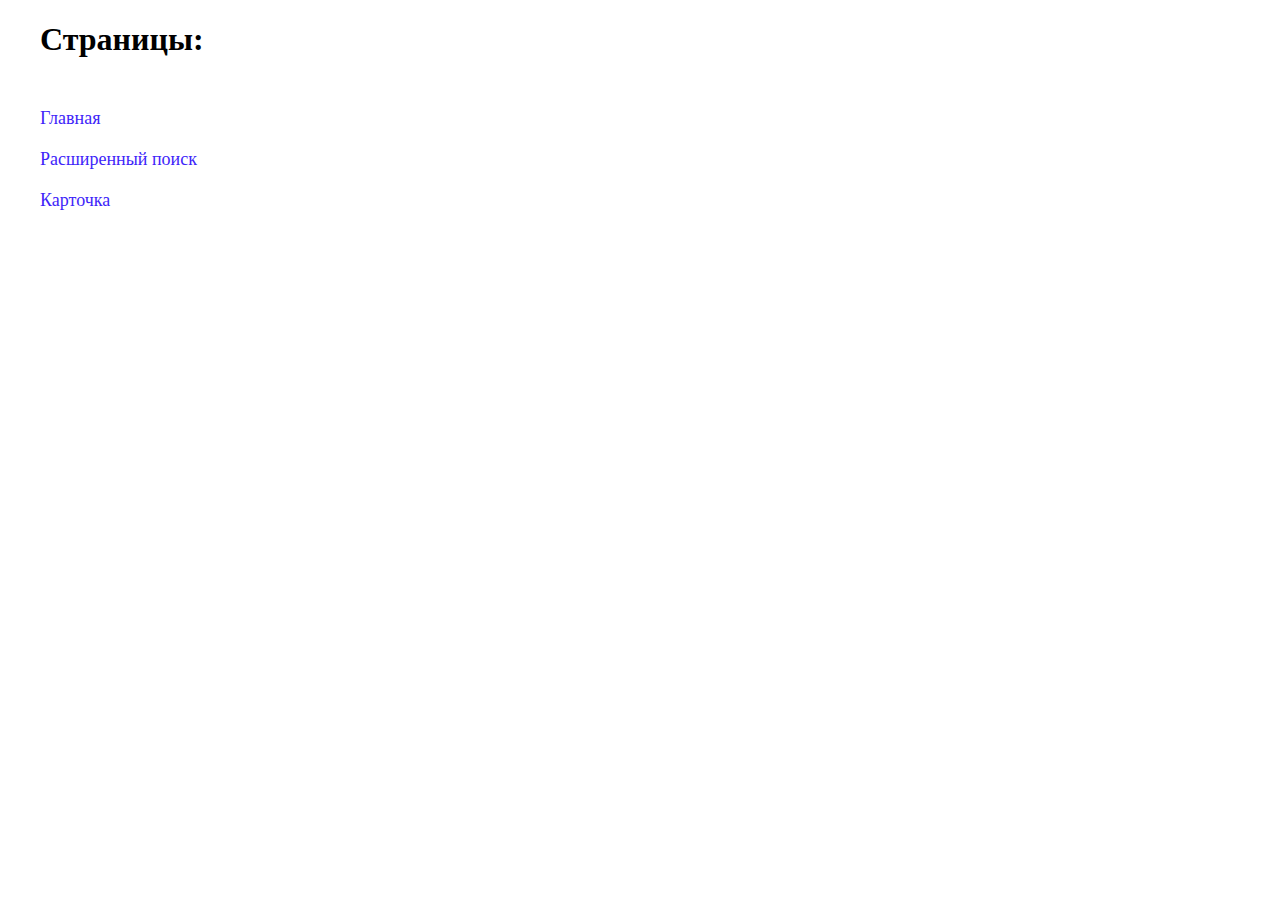
<file: sitemap.html>
<!DOCTYPE html>
<html lang="en">
<head>
  <meta charset="UTF-8">
  <title>Страницы</title>
  <meta name="viewport" content="width=device-width, initial-scale=1.0" />
  <style>
    .container {
      width: 1200px;padding: 0 15px;margin: 0 auto;
    }
    ul, li {
      list-style: none;
    }
    ul {
      padding-left: 0;
      margin-top: 50px;
    }
    li:not(:last-child) {
      margin-bottom: 20px;
    }
    a {
      color: #3e25f9;
      font-size: 18px;
      text-decoration: none;
    }
    a:hover {
      text-decoration: underline;
    }
  </style>
</head>
<body>
  <div class="container">
    <h1>Страницы:</h1>
    <ul>
      <li><a href="index.html" target="_blank">Главная</a></li>
      <li><a href="search.html" target="_blank">Расширенный поиск</a></li>
      <li><a href="card.html" target="_blank">Карточка</a></li>
    </ul>
  </div>
</body>
</html>
</file>
<file: css/grid.css>
/* Grid */
.container {margin: 0 auto;padding: 0 15px;width: 100%;}
.row {margin-left: -15px;margin-right: -15px;display: flex;flex-wrap: wrap;}
.row [class*='col-'] {padding: 0 15px;}
.no-gutters {margin-right: 0;margin-left: 0;}
.no-gutters [class*='col-'] {padding-left: 0;padding-right: 0;}

.col {
  -ms-flex-preferred-size: 0;
  flex-basis: 0;
  -ms-flex-positive: 1;
  -webkit-box-flex: 1;
          flex-grow: 1;
  max-width: 100%;
}

.col-auto {
  -ms-flex: 0 0 auto;
  -webkit-box-flex: 0;
          flex: 0 0 auto;
  width: auto;
  max-width: 100%;
}

.col-1 {
  -ms-flex: 0 0 8.333333%;
  -webkit-box-flex: 0;
          flex: 0 0 8.333333%;
  max-width: 8.333333%;
}

.col-2 {
  -ms-flex: 0 0 16.666667%;
  -webkit-box-flex: 0;
          flex: 0 0 16.666667%;
  max-width: 16.666667%;
}

.col-3 {
  -ms-flex: 0 0 25%;
  -webkit-box-flex: 0;
          flex: 0 0 25%;
  max-width: 25%;
}

.col-4 {
  -ms-flex: 0 0 33.333333%;
  -webkit-box-flex: 0;
          flex: 0 0 33.333333%;
  max-width: 33.333333%;
}

.col-5 {
  -ms-flex: 0 0 41.666667%;
  -webkit-box-flex: 0;
          flex: 0 0 41.666667%;
  max-width: 41.666667%;
}

.col-6 {
  -ms-flex: 0 0 50%;
  -webkit-box-flex: 0;
          flex: 0 0 50%;
  max-width: 50%;
}

.col-7 {
  -ms-flex: 0 0 58.333333%;
  -webkit-box-flex: 0;
          flex: 0 0 58.333333%;
  max-width: 58.333333%;
}

.col-8 {
  -ms-flex: 0 0 66.666667%;
  -webkit-box-flex: 0;
          flex: 0 0 66.666667%;
  max-width: 66.666667%;
}

.col-9 {
  -ms-flex: 0 0 75%;
  -webkit-box-flex: 0;
          flex: 0 0 75%;
  max-width: 75%;
}

.col-10 {
  -ms-flex: 0 0 83.333333%;
  -webkit-box-flex: 0;
          flex: 0 0 83.333333%;
  max-width: 83.333333%;
}

.col-11 {
  -ms-flex: 0 0 91.666667%;
  -webkit-box-flex: 0;
          flex: 0 0 91.666667%;
  max-width: 91.666667%;
}

.col-12 {
  -ms-flex: 0 0 100%;
  -webkit-box-flex: 0;
          flex: 0 0 100%;
  max-width: 100%;
}

/* Grid End */
</file>
<file: css/main.css>
/*
* Prefixed by https://autoprefixer.github.io
* PostCSS: v8.4.14,
* Autoprefixer: v10.4.7
* Browsers: last 4 version
*/

@charset "UTF-8";
/* ------------ *Default ------------- */
/* Flex Class */
.fx-column {display: -webkit-box;display: -ms-flexbox;display: flex;-ms-flex-wrap: nowrap;flex-wrap: nowrap;-webkit-box-orient: vertical;-webkit-box-direction: normal;-ms-flex-direction: column;flex-direction: column;}
.flex-center {display: -webkit-box;display: -ms-flexbox;display: flex;-webkit-box-align: center;-ms-flex-align: center;align-items: center;-webkit-box-pack: center;-ms-flex-pack: center;justify-content: center;}
.fx-between {-webkit-box-pack: justify;-ms-flex-pack: justify;justify-content: space-between;}
.align-start {-webkit-box-align: start;-ms-flex-align: start;align-items: flex-start;}
.align-center {-webkit-box-align: center;-ms-flex-align: center;align-items: center;}
.align-end {-webkit-box-align: end;-ms-flex-align: end;align-items: flex-end;}
.fx-start {-webkit-box-pack: start;-ms-flex-pack: start;justify-content: flex-start;}
.fx-center {-webkit-box-pack: center;-ms-flex-pack: center;justify-content: center;}
.fx-end {-webkit-box-pack: end;-ms-flex-pack: end;justify-content: flex-end;}
.fx {display: -webkit-box;display: -ms-flexbox;display: flex;}
.fx-wrap {-ms-flex-wrap: wrap;flex-wrap: wrap;}
/* Flex Class End */

/* Reserved Class */
.text-left {text-align: left;}
.text-center {text-align: center;}
.text-right {text-align: right;}
.no-scroll {position: fixed;top: 0;left: 0;right: 0;}
.symbol-rub {font-family: -apple-system,system-ui,Arial,Helvetica,sans-serif;}
.text-crop {white-space: nowrap;overflow: hidden;-o-text-overflow: ellipsis;text-overflow: ellipsis;}
/* Reserved Class End*/

/* Style Default*/
a, button, .speed {-webkit-transition: all .2s;-o-transition: all .2s;transition: all .2s;}
button {border: 0;padding: 0;cursor: pointer;background: none;}
* {-webkit-box-sizing: border-box;box-sizing: border-box;}
* {outline: none;}
/* Style Default End */

body {
  color: #0F172A;
  font-size: 16px;
  line-height: 1.2;
  background: #F1F5F9;
  font-weight: normal;
  font-family: "Golos Text", sans-serif;
}

.body-bg {
  background: #fff;
}

.wrapper {
  overflow: hidden;
  min-height: 100%;
}

.main {
  -webkit-box-flex: 1;
      -ms-flex: 1 0 auto;
          flex: 1 0 auto;
}

/* Btn */

.btn {
  height: 40px;
  cursor: pointer;
  padding: 0 10px;
  font-size: 14px;
  font-weight: 500;
  text-align: center;
  border-radius: 8px;
  position: relative;
  font-family: "Golos Text", sans-serif;
}

.btn--mid {
  height: 44px;
}

.btn--big {
  height: 52px;
  font-size: 16px;
  border-radius: 12px;
}

.btn--primary {
  color: #fff;
  background: #DD2F41;
}

.btn--primary:hover {
  background: #D92A3C;
}

.btn--second {
  color: #334155;
  background: #E2E8F0;
}

.btn--second:hover {
  color: #334155;
  background: #CBD5E1;
}

.btn--third {
  color: #fff;
  background: #1E293B;
}

.btn--third:hover {
  background: #DD2F41;
}

.btn--fourth {
  color: #64748B;
  border: 1px solid #CBD5E1;
}

.btn--fourth:hover {
  color: #334155;
  background: #CBD5E1;
}

/* Title */

.title {
  margin-bottom: 24px;
}

/* Input */

.form__field,
.form__field input,
.form__field textarea {
  width: 100%;
  display: block;
}

.form__field {
  position: relative;
}

.form__field input,
.form__field textarea {
  border: 0;
  color: #0F172A;
  font-size: 16px;
  border-radius: 8px;
  padding-left: 12px;
  font-weight: normal;
  background: #F1F5F9;
  padding-right: 12px;
  font-family: "Golos Text", sans-serif;
}

.form__field input {
  height: 48px;
  line-height: 48px;
}

.form__field textarea {
  resize: none;
  height: 110px;
  padding-top: 10px;
  padding-bottom: 10px;
}

.form__field *::-webkit-input-placeholder {color: #94A3B8;}
.form__field *::-moz-placeholder          {color: #94A3B8;}/* Firefox 19+ */
.form__field *:-moz-placeholder           {color: #94A3B8;}/* Firefox 18- */
.form__field *:-ms-input-placeholder      {color: #94A3B8;}

.form__field--check input {
  padding-right: 30px;
  white-space: nowrap;
  -o-text-overflow: ellipsis;
     text-overflow: ellipsis;
}

.form__field-clear {
  opacity: 0;
  cursor: pointer;
  position: absolute;
  top: 50%;right: 12px;
  pointer-events: none;
  width: 18px;height: 18px;
  background: url(../img/svg/form-clear.svg) center/contain no-repeat;
  -webkit-transform: translateY(-50%);
      -ms-transform: translateY(-50%);
          transform: translateY(-50%);
  -webkit-transition: all .2s;
  -o-transition: all .2s;
  transition: all .2s;
}

.form__field-clear.active {
  opacity: 1;
  pointer-events: auto;
}

.form__field-clear:hover {
  opacity: .5;
}

.form__field--arrow:after,
.form__field--select:after {
  opacity: .5;
  top: 50%;right: 12px;
  pointer-events: none;
  width: 18px;height: 18px;
  background: url(../img/svg/i-arrow-select.svg) center/contain no-repeat;
  -webkit-transform: translateY(-50%) rotate(180deg);
      -ms-transform: translateY(-50%) rotate(180deg);
          transform: translateY(-50%) rotate(180deg);
  -webkit-transition: all .2s;
  -o-transition: all .2s;
  transition: all .2s;
}

.form__field--arrow--active:after,
.form__field--select-open:after {
  opacity: 1;
  -webkit-transform: translateY(-50%) rotate(0);
      -ms-transform: translateY(-50%) rotate(0);
          transform: translateY(-50%) rotate(0);
}

.form__field--arrow .form__field-clear {
  display: none;
}

/* Checkbox */

.check__item {
  cursor: pointer;
  display: -webkit-box;
  display: -ms-flexbox;
  display: flex;
  /*align-items: center;*/
}

.check__item:not(:last-child),
.check__list-inner .check__item:last-child {
  margin-bottom: 7px;
}

.check__item input {
  display: none;
}

.check__mark,
.check__mark:before {
  -webkit-transition: all .2s;
  -o-transition: all .2s;
  transition: all .2s;
}

.check__mark {
  top: 1px;
  overflow: hidden;
  margin-right: 8px;
  border-radius: 5px;
  position: relative;
  width: 16px;height: 16px;
  border: 1px solid #CBD5E1;
  -ms-flex-negative: 0;
      flex-shrink: 0;
}

.check__mark:before {
  opacity: 0;
  top: -1px;left: -1px;right: -1px;bottom: -1px;
  background: url(../img/svg/i-check.svg) center/contain no-repeat;
}

.check__name {
  color: #000;
}

.check__item input:checked + .check__mark {
  border-color: #2E74DE;
}

.check__item input:checked + .check__mark:before {
  opacity: 1;
}

.check__list-inner {
  display: none;
  padding-left: 24px;
}

.check__list-inner--active {
  display: block;
}

/* Dropdown */

.dropdown {
  display: none;
}

.dropdown.open {
  display: block;
}

.dropdown {
  z-index: 3;
  width: 100%;
  margin-top: 4px;
  background: #fff;
  top: 100%;left: 0;
  position: absolute;
  border-radius: 8px;
  padding: 12px 4px 12px 8px;
  -webkit-box-shadow: 0px 1px 4px rgba(12, 12, 13, 0.1), 0px 1px 4px rgba(12, 12, 13, 0.05);
          box-shadow: 0px 1px 4px rgba(12, 12, 13, 0.1), 0px 1px 4px rgba(12, 12, 13, 0.05);
}

.dropdown__wrap {
  overflow: auto;
  max-height: 186px;
  padding-right: 8px;
}

.dropdown__selected {
  margin-bottom: 12px;
  display: -webkit-box;
  display: -ms-flexbox;
  display: flex;
  -ms-flex-wrap: wrap;
      flex-wrap: wrap;
  gap: 4px;
}

.dropdown__selected-item {
  padding: 4px;
  color: #0F172A;
  font-size: 12px;
  border-radius: 4px;
  background: #F1F5F9;
  display: -webkit-box;
  display: -ms-flexbox;
  display: flex;
  -webkit-box-align: center;
      -ms-flex-align: center;
          align-items: center;
}

.dropdown__selected-remove {
  cursor: pointer;
  margin-left: 4px;
  width: 12px;height: 12px;
  background: url(../img/svg/dropdown-remove.svg) center/contain no-repeat;
  -ms-flex-negative: 0;
      flex-shrink: 0;
}

.dropdown__no-results {
  display: none;
  font-size: 14px;
}

/* Select */

.select {
  padding-left: 0;
  padding-bottom: 0;
}

.select__item {
  display: block;
  cursor: pointer;
}

.select__item input {
  display: none;
}

.select__name {
  padding: 8px;
  display: block;
  -webkit-transition: all .2s;
  -o-transition: all .2s;
  transition: all .2s;
}

.select__name:hover,
.select__item input:checked + .select__name {
  background: #F1F5F9;
}

.select .dropdown__no-results {
  padding-left: 8px;
  padding-bottom: 12px;
}

/* Scrollbar */

.scrollbar-custom::-webkit-scrollbar {
  width: 4px;
  border-radius: 20px;
  background-color: #F8FAFC;
}

.scrollbar-custom::-webkit-scrollbar-thumb {
  border-radius: 20px;
  background-color: #CBD5E1;
}

/* ------------ *Header ------------- */

.header {
  z-index: 25;
  padding: 8px 0;
  position: fixed;
  background: #fff;
  top: 0;left: 0;right: 0;
  -webkit-box-shadow: 0px 1px 4px rgba(12, 12, 13, 0.05);
          box-shadow: 0px 1px 4px rgba(12, 12, 13, 0.05);
}

.logo {
  margin-right: 40px;
  -ms-flex-negative: 0;
      flex-shrink: 0;
}

/* Nav */

.nav {
  position: relative;
  margin-right: auto;
}

.nav__open {
  width: 132px;
}

.nav__open:before {
  content: " ";
  margin-right: 6px;
  width: 16px;height: 16px;
  background: url(../img/svg/nav-open.svg) center/contain no-repeat;
  -ms-flex-negative: 0;
      flex-shrink: 0;
}

.nav__open--active:before {
  background: url(../img/svg/nav-close.svg) center/contain no-repeat;
}

.nav__box {
  display: none;
  background: #fff;
}

.nav__list li a,
.nav__list li a span {
  display: -webkit-box;
  display: -ms-flexbox;
  display: flex;
  -webkit-box-align: center;
      -ms-flex-align: center;
          align-items: center;
}

.nav__list li:not(:last-child) {
  margin-bottom: 8px;
}

.nav__list li a {
  padding: 4px;
  color: #1E293B;
  border-radius: 12px;
}

.nav__list li a span {
  margin-right: 8px;
  border-radius: 11px;
  background: #F1F5F9;
  width: 40px;height: 40px;
  -webkit-box-pack: center;
      -ms-flex-pack: center;
          justify-content: center;
  -ms-flex-negative: 0;
      flex-shrink: 0;
}

.nav__list li a span svg path {
  -webkit-transition: all .2s;
  -o-transition: all .2s;
  transition: all .2s;
}

.nav__list li a:hover {
  background: #F1F5F9;
}

.nav__list li a:hover svg path {
  fill: #1E293B;
}

.nav__title {
  color: #0F172A;
  font-size: 18px;
  font-weight: bold;
  margin-bottom: 16px;
}

.nav__info {
  color: #64748B;
  margin-top: 50px;
}

.nav__info p:not(:last-child) {
  margin-bottom: 16px;
}

.nav__info p a {
  color: inherit;
}

.nav__info p a:hover {
  text-decoration: underline;
}

/* Panel */

.panel__item {
  padding: 4px 0;
  color: #94A3B8;
  font-size: 12px;
}

.panel__item:not(:last-child) {
  margin-right: 24px;
}

.panel__icon,
.panel__icon svg,
.panel__icon svg path {
  -webkit-transition: inherit;
  -o-transition: inherit;
  transition: inherit;
}

.panel__icon {
  display: -webkit-box;
  display: -ms-flexbox;
  display: flex;
  position: relative;
  margin: 0 auto 2px;
  width: 20px;height: 20px;
}

.panel__icon svg {
  width: 100%;height: 100%;
  -ms-flex-negative: 0;
      flex-shrink: 0;
}

.panel__info {
  color: #fff;
  border-radius: 50%;
  position: absolute;
  background: #DD2F41;
  top: -4px;right: -8px;
  width: 16px;height: 16px;
}

.panel__info--check.panel__info--check {
  background-image: url(../img/svg/panel-check.svg);
  background-position: center;
  background-size: contain;
}

.panel__item:hover {
  color: #334155;
}

.panel__item:hover svg path {
  fill: #334155;
}

/* Navbar-toggle */

.navbar-toggle {
  margin-left: 8px;
  border-radius: 8px;
  background: #F1F5F9;
  position: relative;
  width: 32px;height: 32px;
  -ms-flex-negative: 0;
      flex-shrink: 0;
}

.navbar-toggle:before {
  opacity: 0;
  top: 0;left: 0;right: 0;bottom: 0;
  background: url(../img/svg/nav-close-mb.svg) center no-repeat;
  -webkit-transition: inherit;
  -o-transition: inherit;
  transition: inherit;
}

.navbar-toggle span {
  display: block;
  margin-left: auto;
  margin-right: auto;
  position: relative;
  border-radius: 10px;
  background: #334155;
  width: 16px;height: 2px;
}

.navbar-toggle .icon-bar+.icon-bar {
  margin-top: 3px;
}

.navbar-toggle.active span {
  opacity: 0;
}

.navbar-toggle.active:before {
  opacity: 1;
}

/* Header inner */

.header--inner .logo {
  width: 347px;
  margin-right: 0;
}

.search--header,
.search--header .search__body {
  margin-top: 0 !important;
}

.search--header {
  margin: 0 40px 0 12px;
  max-width: 498px;width: 100%;
}

.search--header .search__field input {
  height: 44px;
  font-size: 14px;
  line-height: 44px;
  border-radius: 12px;
  padding: 0 190px 0 12px;
}

.search--header .search__body .btn--second {
  right: 69px;
  height: 36px;
  font-weight: normal;
}

.search--header .search__body .btn--third {
  right: 0;
  width: 64px;height: 44px;
  border-radius: 0 12px 12px 0;
}

/* ------------- *Hero --------------- */

.hero {
  padding-top: 80px;
}

.hero__head h1 {
  color: #1E293B;
  font-size: 64px;
  margin-top: 8px;
  font-weight: 600;
}

/* Search */

.search,
.verification-txt {
  width: 100%;
}

.search {
  margin-top: 24px;
}

.search .tab__nav {
  margin-bottom: 0 !important;
}

.search__body {
  margin-top: 12px;
  position: relative;
}

.search__field {
  position: relative;
}

.search__field input {
  display: block;
  color: #1E293B;
  font-size: 16px;
  background: #fff;
  line-height: 60px;
  border-radius: 16px;
  font-weight: normal;
  padding: 0 290px 0 16px;
  width: 100%;height: 60px;
  border: 1px solid #CBD5E1;
  font-family: "Golos Text", sans-serif;
  -webkit-transition: all .2s;
  -o-transition: all .2s;
  transition: all .2s;
}

.search__field input:focus {
  border-color: #2E74DE;
}

.search__field input::-webkit-input-placeholder {color: #94A3B8;}
.search__field input::-moz-placeholder          {color: #94A3B8;}/* Firefox 19+ */
.search__field input:-moz-placeholder           {color: #94A3B8;}/* Firefox 18- */
.search__field input:-ms-input-placeholder      {color: #94A3B8;}

.search__type {
  z-index: 2;
  opacity: 0;
  width: 480px;
  padding: 16px;
  margin-top: 8px;
  background: #fff;
  position: absolute;
  top: -999em;left: 0;
  border-radius: 20px;
  pointer-events: none;
  border: 1px solid #F8FAFC;
  -webkit-box-shadow: 0px 1px 4px rgba(12, 12, 13, 0.1), 0px 1px 4px rgba(12, 12, 13, 0.05);
          box-shadow: 0px 1px 4px rgba(12, 12, 13, 0.1), 0px 1px 4px rgba(12, 12, 13, 0.05);
  -webkit-transition: opacity .2s;
  -o-transition: opacity .2s;
  transition: opacity .2s;
}

.search__type--show {
  top: 100%;
  opacity: 1;
  pointer-events: auto;
}

.search__type p {
  color: #94A3B8;
}

.search__type-list {
  margin-top: 12px;
}

.search__type-list li {
  color: #94A3B8;
  font-size: 14px;
  background: #fff;
  line-height: 34px;
  border-radius: 4px;
  white-space: nowrap;
  border: 1px solid #CBD5E1;
  display: -webkit-box;
  display: -ms-flexbox;
  display: flex;
}

.search__type-list li:not(:last-child) {
  margin-right: 8px;
}

.search__type-list li span {
  padding: 0 8px;
}

.search__type-list li span:not(:first-child) {
  border-left: 1px solid #CBD5E1;
}

.search__body .btn {
  position: absolute;
}

.search__body .btn i {
  margin-right: 6px;
  width: 16px;height: 16px;
  flex-shrink: 0;
}

.i-filter {
  background: url(../img/svg/i-filter.svg) center/contain no-repeat;
}

.i-search {
  background: url(../img/svg/i-search.svg) center/contain no-repeat;
}

.search__body .btn--second {
  right: 169px;
  width: 108px;
}

.search__body .btn--primary {
  right: 4px;
  width: 153px;
}

.search__example {
  color: #64748B;
  margin-top: 8px;
  font-size: 14px;
  display: none !important;
}

.search__example span {
  color: #2E74DE;
}

/* Verification txt */

.verification-txt {
  color: #1E293B;
  margin-top: 24px;
  background: #DCF3FF;
  border-radius: 24px;
  padding: 8px 8px 8px 28px;
}

.verification-txt__box {
  max-width: 100%;width: 100%;
}

.verification-txt span {
  color: #1E293B;
  display: block;
  font-size: 20px;
  font-weight: bold;
}

.verification-txt p {
  margin-top: 12px;
}

.verification-txt a {
  margin-left: 40px;
  border-radius: 24px;
  width: 320px;height: 133px;
  -ms-flex-negative: 0;
      flex-shrink: 0;
}

/* Brand */

.brand {
  margin-top: 40px;
}

.brand__head-item {
  width: 8.33333333333%;
}
.brand__head-item img {
  display: block;
}

.brand__head-item img:not(:last-child) {
  margin-right: 15px;
}

.brand__lists {
  margin-top: 32px;
}

.brand__list {
  width: 200px;
}

.brand__list:not(:last-child) {
  margin-right: 50px;
}

.brand__list li:not(:last-child) {
  margin-bottom: 7px;
}

.brand__list a {
  color: #2E74DE;
}

.brand__list a:hover {
  text-decoration: underline;
}

/* ------------ *Footer -------------- */

.footer {
  color: #94A3B8;
  margin-top: 65px;
  background: #0F172A;
  padding: 16px 0 32px;
}

/* Logo */

.footer__logo {
  padding-bottom: 20px;
}

/* Body */

.footer__body {
  padding: 28px 0;
  border-top: 1px solid #334155;
  border-bottom: 1px solid #334155;
}

.footer__title {
  color: #475569;
  font-size: 18px;
  font-weight: 500;
  margin-bottom: 20px;
}

.footer__list {
  width: 833px;
}

.footer__list li,
.footer__list li a,
.footer__list li a span {
  display: -webkit-box;
  display: -ms-flexbox;
  display: flex;
}

.footer__list li {
  margin-top: 12px;
  width: calc(33.3333% - 14px);
}

.footer__list li a,
.footer__list li a span {
  -webkit-box-align: center;
      -ms-flex-align: center;
          align-items: center;
}

.footer__list li a {
  color: #94A3B8;
}

.footer__list li a:hover {
  text-decoration: underline;
}

.footer__list li a span {
  margin-right: 8px;
  border-radius: 11px;
  width: 40px;height: 40px;
  border: 1px solid #334155;
  -webkit-box-pack: center;
      -ms-flex-pack: center;
          justify-content: center;
  -ms-flex-negative: 0;
      flex-shrink: 0;
}

/* Bott */

.footer__bott {
  padding-top: 28px;
}

.footer__bott a {
  color: inherit;
}

.footer__bott a:hover {
  text-decoration: underline;
}

/* ------------ *Overlay ------------- */

.overlay {
  z-index: 21;
  display: none;
  position: fixed;
  -webkit-backdrop-filter: blur(6px);
          backdrop-filter: blur(6px);
  background: rgba(73, 88, 112, 0.8);
  top: 0;left: 0;right: 0;bottom: 0;
}

/* ---------- *Breadcrumb ------------ */

.breadcrumb {
  margin: 20px 0 16px;
}

.breadcrumb__item {
  color: #94A3B8;
  font-size: 14px;
}

.breadcrumb__item:not(:last-child) {
  margin-right: 4px;
}

.breadcrumb__item a {
  color: inherit;
  position: relative;
  padding-right: 16px;
}

.breadcrumb__item a:hover {
  text-decoration: underline;
}

.breadcrumb__item a:before {
  content: " ";
  top: 4px;right: 0;
  position: absolute;
  width: 12px;height: 12px;
  background: url(../img/svg/i-arrow-right.svg) center/contain no-repeat;
}

/* =================================== */
/*             Page: Search            */
/* =================================== */

.p-search .title h1 {
  font-size: 40px;
}

/* Type */

.p-search__type li {
  width: auto;
  white-space: nowrap;
}

.p-search__type li a {
  height: 40px;
  padding: 12px;
  color: #475569;
  font-size: 14px;
  border-radius: 8px;
  background: #E2E8F0;
  display: -webkit-box;
  display: -ms-flexbox;
  display: flex;
  -webkit-box-align: center;
      -ms-flex-align: center;
          align-items: center;
}

.p-search__type li a svg {
  -ms-flex-negative: 0;
      flex-shrink: 0;
  margin-right: 8px;
}

.p-search__type li a svg,
.p-search__type li a svg path {
  -webkit-transition: inherit;
  -o-transition: inherit;
  transition: inherit;
}

.p-search__type li a:hover,
.p-search__type li a.current {
  color: #F8FAFC;
  background: #1E293B;
}

.p-search__type li a:hover svg path,
.p-search__type li a.current svg path {
  fill: #F8FAFC;
}

/* Row */

.p-search .row {
  margin-top: 20px;
}

/* Filter */

.filter {
  background: #fff;
  padding: 24px 9px;
  border-radius: 20px;
}

.filter__head {
  margin-bottom: 16px;
}

.filter__head p {
  color: #0F172A;
  font-size: 18px;
  font-weight: bold;
  margin-right: auto;
}

.filter__clearAll a {
  color: #2E74DE;
  font-size: 14px;
  font-weight: 500;
}

.filter__clearAll a:hover {
  color: #4D8AE4;
}

.filter__close {
  cursor: pointer;
  margin-left: 12px;
  border-radius: 8px;
  background: #F1F5F9;
  width: 32px;height: 32px;
  -webkit-transition: all .2s;
  -o-transition: all .2s;
  transition: all .2s;
}

.filter__inner {
  padding-left: 7px;
  padding-right: 7px;
  margin-bottom: 20px;
}

.filter__title {
  color: #64748B;
  font-size: 14px;
  font-weight: 500;
  margin-left: -7px;
  margin-right: -7px;
  margin-bottom: 8px;
}

.filter__inner .check {
  margin-top: 12px;
}

.filter__inner .check__item.hidden {
  display: none;
}

.filter__more {
  margin-top: 10px;
}

.filter__more a {
  color: #2E74DE;
  font-size: 14px;
  font-weight: 500;
}

.filter__more a:hover {
  color: #4D8AE4;
}

.filter__double .form__field {
  width: calc(50% - 4px);
}

/* Car body */

.car-body {
  gap: 8px;
}

.car-body__item {
  cursor: pointer;
  position: relative;
  width: calc(50% - 4px);
}

.car-body__item.hidden {
  display: none;
}

.car-body__item input {
  display: none;
}

.car-body__name {
  height: 84px;
  padding: 10px;
  color: #64748B;
  font-size: 12px;
  border-radius: 8px;
  text-align: center;
  background: #F1F5F9;
  border: 1px solid #F1F5F9;
  -webkit-transition: all .2s;
  -o-transition: all .2s;
  transition: all .2s;
  display: -webkit-box;
  display: -ms-flexbox;
  display: flex;
  -webkit-box-align: end;
      -ms-flex-align: end;
          align-items: flex-end;
  -webkit-box-pack: center;
      -ms-flex-pack: center;
          justify-content: center;
}

.car-body__img {
  height: 40px;
  position: absolute;
  top: 11px;left: 5px;right: 5px;
}

.car-body__item input:checked + .car-body__name {
  color: #0F172A;
  border-color: #2E74DE;
}

/* Bloom */

.bloom {
  gap: 6px;
}

.bloom__check {
  cursor: pointer;
  position: relative;
}

.bloom__check input {
  display: none;
}

.bloom__check span {
  display: block;
  background: #fff;
  border-radius: 6px;
  width: 28px;height: 28px;
  border: 1px solid #E2E8F0;
  -webkit-transition: all .2s;
  -o-transition: all .2s;
  transition: all .2s;
}

.bloom__check i {
  position: absolute;
  border-radius: 5px;
  top: 50%;left: 50%;
  width: 22px;height: 22px;
  -webkit-transform: translate(-50%, -50%);
      -ms-transform: translate(-50%, -50%);
          transform: translate(-50%, -50%);
}

.bloom__check input:checked + span {
  border-color: #2E74DE;
}

/* Btn */

.filter__btn {
  padding-left: 7px;
  padding-right: 7px;
}

.filter__btn .btn {
  width: 100%;height: 40px;
}

.filter__btn .btn--second {
  color: #475569;
}

.filter__btn .btn--third {
  margin-top: 28px;
}

/* P-search list */

.p-search__item {
  color: #0F172A;
  display: block;
  background: #fff;
  min-height: 120px;
  position: relative;
  border-radius: 24px;
  padding: 20px 140px 20px 116px;
}

.p-search__item:not(:last-child) {
  margin-bottom: 16px;
}

.p-search__logo {
  overflow: hidden;
  position: absolute;
  border-radius: 20px;
  top: 20px;left: 20px;
  width: 80px;height: 80px;
  border: 1px solid #CBD5E1;
}

.p-search__logo img {
  display: block;
}

.p-search__name {
  display: block;
  color: #2E74DE;
  font-size: 20px;
  font-weight: bold;
}

.p-search__info,
.p-search__info span {
  display: block;
}

.p-search__info {
  font-size: 14px;
  margin-top: 8px;
}

.p-search__item .btn {
  width: 102px;
  position: absolute;
  top: 50%;right: 20px;
  -webkit-transform: translateY(-50%);
      -ms-transform: translateY(-50%);
          transform: translateY(-50%);
}

/* -------- *Btn open filter --------- */

.open-filter-btn {
  z-index: 10;
  width: 116px;
  position: fixed;
  margin-left: auto;
  margin-right: auto;
  border-radius: 20px;
  left: 0;right: 0;bottom: 76px;
}

.open-filter-btn svg {
  margin-right: 6px;
  -ms-flex-negative: 0;
      flex-shrink: 0;
}

/* =================================== */
/*              Page: Card             */
/* =================================== */

.card .container {
  position: relative;
}

.card__head h2 {
  display: -webkit-box;
  display: -ms-flexbox;
  display: flex;
  -webkit-box-align: center;
      -ms-flex-align: center;
          align-items: center;
}

.card__head p {
  color: #64748B;
  font-size: 14px;
  margin-left: 20px;
}

.card__tag {
  font-size: 14px;
  font-weight: 500;
  padding: 4px 8px;
  margin-left: 12px;
  border-radius: 6px;
}

.card__tag--yes {
  color: #DD2F41;
  background: #FEE8E7;
}

.card__tag--no {
  color: #36B555;
  background: #D9F2DF;
}

.card__tag--maybe {
  color: #FFA100;
  background: #FFF6E5;
}

.card__list-default li {
  color: #0F172A;
  padding: 6px 0;
  display: -webkit-box;
  display: -ms-flexbox;
  display: flex;
}

.card__list-default li span {
  width: 100%;
  color: #64748B;
  margin-right: 20px;
}

.card__warning,
.card__warning span {
  display: -webkit-box;
  display: -ms-flexbox;
  display: flex;
}

.card__warning {
  margin-bottom: 20px;
}

.card__warning span {
  padding: 20px;
  background: #F1F5F9;
  border-radius: 20px;
  -webkit-box-align: start;
      -ms-flex-align: start;
          align-items: flex-start;
}

.card__warning-icon {
  top: -1px;
  margin-right: 8px;
  position: relative;
  width: 20px;height: 20px;
  background: url(../img/svg/i-info.svg) center/contain no-repeat;
  -ms-flex-negative: 0;
      flex-shrink: 0;
}

.card__warning--mid span {
  background: #FFF6E5;
}

.card__warning--norm .card__warning-icon {
  background: url(../img/svg/i-check-green.svg) center/contain no-repeat;
}

/* Tabs */

.tab__nav {
  margin-bottom: 24px;
}

.tab__nav-item {
  height: 40px;
  color: #64748B;
  cursor: pointer;
  font-size: 14px;
  padding: 0 12px;
  border-radius: 8px;
  border: 1px solid #CBD5E1;
}

.tab__nav-item:not(:last-child) {
  margin-right: 8px;
}

.tab__nav-item:hover,
.tab__nav-item.active {
  color: #fff;
  background: #1E293B;
  border-color: #1E293B;
}

/* Accordion */

.accordion__item {
  background: #F8FAFC;
  border-radius: 20px;
}

.accordion__item:not(:last-child) {
  margin-bottom: 12px;
}

.accordion__head {
  padding: 20px;
  cursor: pointer;
  position: relative;
}

.card__auction-info {
  color: #64748B;
  font-size: 14px;
  margin-top: 4px;
}

.accordion__icon {
  position: absolute;
  top: 50%;right: 20px;
  width: 20px;height: 20px;
  background: url(../img/svg/i-arrow-down.svg) center/contain no-repeat;
  -webkit-transform: translateY(-50%);
      -ms-transform: translateY(-50%);
          transform: translateY(-50%);
  -webkit-transition: all .2s;
  -o-transition: all .2s;
  transition: all .2s;
}

.accordion__body {
  display: none;
  padding: 0 20px 20px;
}

.accordion__item.active .accordion__icon {
  -webkit-transform: translateY(-50%) rotate(-180deg);
      -ms-transform: translateY(-50%) rotate(-180deg);
          transform: translateY(-50%) rotate(-180deg);
}

/* Aside */

.aside__item a {
  color: #475569;
  padding: 12px 8px;
  border-radius: 8px;
  display: -webkit-box;
  display: -ms-flexbox;
  display: flex;
}

.aside__item a svg,
.aside__item a svg path {
  -webkit-transition: inherit;
  -o-transition: inherit;
  transition: inherit;
}

.aside__item a svg {
  -ms-flex-negative: 0;
      flex-shrink: 0;
  margin-right: 6px;
}

.aside__item a:hover,
.aside__item a.active {
  color: #1E293B;
  background: #F1F5F9;
}

.aside__item a:hover svg path,
.aside__item a.active svg path {
  fill: #2E74DE;
}

/* Content */

.card .breadcrumb {
  margin-bottom: 8px;
}

.card__box {
  background: #fff;
  padding: 36px 28px;
  border-radius: 24px;
  margin-bottom: 20px;
}

/* Hero */

.card__hero {
  padding: 0 !important;
}

.card__img {
  height: 260px;
  position: relative;
  border-radius: inherit;
}

.card__logo {
  overflow: hidden;
  position: absolute;
  border-radius: 40px;
  left: 28px;bottom: -80px;
  border: 1px solid #E2E8F0;
  width: 160px;height: 160px;
}

.card__num {
  font-size: 18px;
  font-weight: 500;
  background: #fff;
  border-radius: 8px;
  position: absolute;
  padding: 0 6px 0 10px;
  right: 26px;bottom: 28px;
  text-transform: uppercase;
  width: 158px;height: 40px;
  border: 1px solid #1E293B;
}

.card__num > span:nth-child(1) {
  width: 89px;
  line-height: 40px;
  margin-right: 4px;
  border-right: 1px solid #000;
}

.card__num > span:nth-child(2) {
  line-height: 1;
  font-size: 14px;
  font-weight: normal;
}

.card__num > span:nth-child(3) {
  width: 18px;
  overflow: hidden;
  position: absolute;
  border-radius: 2px;
  right: 6px;bottom: 5px;
  border: 1px solid #E2E8F0;
}

.card__num > span:nth-child(2) span {
  display: block;
  font-size: 12px;
  margin-top: 3px;
}

.card__num > span:nth-child(3) img {
  width: 100%;
  display: block;
}

.card__info {
  padding: 20px 22px 22px 210px;
}

.card__info h1 {
  margin-bottom: 8px;
}

.card__info-item {
  color: #0F172A;
  font-size: 14px;
  position: relative;
}

.card__info-item:not(:last-child) {
  margin-right: 12px;
}

.card__info-item > p a {
  color: inherit;
  text-decoration: underline;
}

.card__info-item > p a:hover {
  text-decoration: none;
}

.card__info-popup {
  z-index: 1;
  opacity: 0;
  padding-top: 4px;
  position: absolute;
  pointer-events: none;
  top: 100%;left: -1000em;
  -webkit-transition: opacity .2s;
  -o-transition: opacity .2s;
  transition: opacity .2s;
}

.card__info-popup__box {
  background: #fff;
  padding: 16px 12px;
  border-radius: 16px;
  -webkit-box-shadow: 0px 1px 4px rgba(12, 12, 13, 0.1), 0px 1px 4px rgba(12, 12, 13, 0.05);
          box-shadow: 0px 1px 4px rgba(12, 12, 13, 0.1), 0px 1px 4px rgba(12, 12, 13, 0.05);
}

.card__info-popup span {
  color: #000;
  display: block;
  font-size: 12px;
  margin-bottom: 8px;
}

.card__info-popup p {
  color: #64748B;
  font-size: 14px;
}

.card__info-item:hover .card__info-popup {
  left: 0;
  opacity: 1;
  pointer-events: auto;
}

.card__info-btn .btn {
  padding: 0 12px;
}

.card__info-btn .btn:not(:last-child) {
  margin-right: 12px;
}

.card__info-btn .btn svg {
  margin-right: 6px;
  -ms-flex-negative: 0;
      flex-shrink: 0;
}

/* Data */

.card__data-item {
  width: calc(50% - 35px);
}

.card__data-item h4 {
  margin-bottom: 12px;
}

.card__data-item .card__list-default li span {
  max-width: 240px;
}

/* Characteristic */

.card__characteristic .title,
.card__characteristic-left p {
  width: 100%;
}

.card__characteristic-left {
  width: 70%;
}

.card__characteristic-left p {
  color: #0F172A;
  font-size: 18px;
  font-weight: 500;
  margin-bottom: 50px;
}

.card__characteristic-item {
  position: relative;
  padding-right: 30px;
  padding-bottom: 20px;
}

.card__characteristic-item:not(:last-child) {
  margin-right: 20px;
}

.card__characteristic-info {
  font-size: 12px;
  position: absolute;
  background: #CBD5E1;
}

.card__characteristic-info span {
  z-index: 1;
  padding: 1px 4px;
  background: #fff;
  position: absolute;
  top: 50%;left: 50%;
  -webkit-transform: translate(-50%, -50%);
      -ms-transform: translate(-50%, -50%);
          transform: translate(-50%, -50%);
}

.card__characteristic-info:before,
.card__characteristic-info:after {
  z-index: 1;
  width: 7px;height: 9px;
}

.card__characteristic-info:before {
  background: url(../img/svg/card-arrow-up.svg) center/contain no-repeat;
}

.card__characteristic-info:after {
  background: url(../img/svg/card-arrow-down.svg) center/contain no-repeat;
}

.card__characteristic-info--gor {
  height: 1px;
  left: 0;right: 37px;bottom: 8px;
}

.card__characteristic-info--ver {
  width: 1px;
  top: 0;right: 15px;bottom: 25px;
}

.card__characteristic-info--ver--small {
  height: 36px;
  top: auto;bottom: 15px;
  background: transparent;
}

.card__characteristic-info--gor:before,
.card__characteristic-info--gor:after {
  top: -4px;
  -webkit-transform: rotate(-90deg);
      -ms-transform: rotate(-90deg);
          transform: rotate(-90deg);
}

.card__characteristic-info--gor:before {
  left: 0;
}

.card__characteristic-info--gor:after {
  right: 0;
}

.card__characteristic-info--ver:before,
.card__characteristic-info--ver:after {
  left: -2.9px;
}

.card__characteristic-info--ver:before {
  top: -1px;
}

.card__characteristic-info--ver:after {
  bottom: -1px;
}

.card__characteristic-info--ver--small:before,
.card__characteristic-info--ver--small:after {
  left: -2.9px;
  -webkit-transform: rotate(180deg);
      -ms-transform: rotate(180deg);
          transform: rotate(180deg);
}

.card__characteristic-info--ver--small:before {
  top: -1px;
}

.card__characteristic-info--ver--small:after {
  bottom: -1px;
}

.card__characteristic-right {
  width: 30%;
}

/* Owners */

.card__owners-list li {
  position: relative;
  background: #F8FAFC;
  border-radius: 20px;
  padding: 20px 20px 20px 54px;
}

.card__owners-list li:not(:last-child) {
  margin-bottom: 12px;
}

.card__owners-icon {
  border-radius: 50%;
  position: absolute;
  top: 18px;left: 20px;
  width: 24px;height: 24px;
  background: url(../img/svg/i-user.svg) center no-repeat #DD2F41;
}

.card__owners-title {
  color: #0F172A;
  font-weight: 500;
  margin-bottom: 8px;
}

.card__owners-title a {
  color: #2E74DE;
}

.card__owners-title a:hover {
  text-decoration: underline;
}

.card__owners-info {
  color: #64748B;
  font-size: 14px;
}

.card__owners-info span:not(:last-child) {
  margin-right: 24px;
}

/* Road-accident */

.card__road-accident__img {
  width: 57%;
  padding: 24px;
}

.card__road-accident__data {
  padding-top: 40px;
  margin-left: 40px;
}

.card__road-accident__data h3 {
  color: #0F172A;
}

.card__road-accident__data p {
  color: #64748B;
  margin-top: 4px;
}

.card__road-accident__data ul {
  color: #000;
  margin-top: 24px;
}

.card__road-accident__data ul li {
  counter-increment: num;
  display: -webkit-box;
  display: -ms-flexbox;
  display: flex;
  -webkit-box-align: start;
      -ms-flex-align: start;
          align-items: flex-start;
}

.card__road-accident__data ul li:not(:last-child) {
  margin-bottom: 16px;
}

.card__road-accident__data ul li:before {
  color: #fff;
  font-size: 12px;
  font-weight: 500;
  margin-right: 8px;
  border-radius: 50%;
  background: #DD2F41;
  content: counter(num);
  width: 20px;height: 20px;
  display: -webkit-box;
  display: -ms-flexbox;
  display: flex;
  -webkit-box-align: center;
      -ms-flex-align: center;
          align-items: center;
  -webkit-box-pack: center;
      -ms-flex-pack: center;
          justify-content: center;
  -ms-flex-negative: 0;
      flex-shrink: 0;
}

/* Accident */

.card__accident-head {
  color: #0F172A;
  position: relative;
  padding: 0 120px 0 40px;
}

.card__accident-type {
  top: 0;left: 0;
  position: absolute;
  width: 28px;height: 28px;
}

.card__accident-type--danger {
  background: url(../img/svg/i-danger.svg) center/contain no-repeat;
}

.card__accident-type--check {
  background: url(../img/svg/i-check-green.svg) center/contain no-repeat;
}

.card__accident-head h3 {
  margin-bottom: 4px;
}

.card__accident-head .btn {
  padding: 0 12px;
  top: 50%;right: 0;
  position: absolute;
  -webkit-transform: translateY(-50%);
      -ms-transform: translateY(-50%);
          transform: translateY(-50%);
}

.card__accident-body {
  color: #64748B;
  margin-top: 20px;
  padding-top: 20px;
  border-top: 1px solid #E2E8F0;
}

/* Insurance */

.card__insurance-list li {
  padding: 20px;
  background: #F8FAFC;
  border-radius: 20px;
}

.card__insurance-list li:not(:last-child) {
  margin-bottom: 12px;
}

.card__insurance-list li span {
  display: block;
}

.card__insurance-list li p {
  color: #64748B;
  margin-top: 4px;
  font-size: 14px;
}

/* Auction */

.card__auction-images {
  margin-right: 24px;
  -ms-flex-negative: 0;
      flex-shrink: 0;
}

.card__auction-images img {
  border-radius: 8px;
}

.card__auction-images img:not(:last-child) {
  margin-right: 12px;
}

.card__auction .card__list-default {
  max-width: 100%;width: 100%;
}

.card__auction .card__list-default li span {
  max-width: 90px;
}

/* Story*/

.card__story-txt {
  color: #94A3B8;
  margin-bottom: 12px;
}

.card__story-accuracy {
  margin-top: 24px;
}

.card__story-accuracy:before {
  content: " ";
  margin-right: 4px;
  border-radius: 50%;
  background: #FFA100;
  width: 8px;height: 8px;
  -ms-flex-negative: 0;
      flex-shrink: 0;
}

.card__story-accuracy svg {
  margin-left: 4px;
  -ms-flex-negative: 0;
      flex-shrink: 0;
}

/* Inspection */

.card__inspection .card__auction-name {
  font-weight: 500;
}

.card__inspection .card__list-default li span {
  max-width: 190px;
}

/* Legally */

.card__legally-list li {
  position: relative;
  border-radius: 20px;
  background: #F8FAFC;
  padding: 20px 20px 20px 50px;
}

.card__legally-list li:not(:last-child) {
  margin-bottom: 12px;
}

.card__legally-icon,
.card__commercial-icon {
  position: absolute;
  top: 20px;left: 20px;
  width: 20px;height: 20px;
}

.card__legally-icon--yes,
.card__commercial-icon--yes {
  background: url(../img/svg/i-check-green.svg) center/contain no-repeat;
}

.card__legally-icon--no,
.card__commercial-icon--no {
  background: url(../img/svg/i-danger.svg) center/contain no-repeat;
}

.card__legally-list li span {
  display: block;
}

.card__legally-list li p {
  color: #64748B;
  font-size: 14px;
  margin-top: 4px;
}

/* Commercial */

.card__commercial .accordion__head {
  padding-left: 50px;
}

.card__commercial .card__list-default li span {
  max-width: 190px;
}

/* Fines */

.card__fines .card__warning span {
  width: 100%;
}

/* Service */

.card__service .card__auction-name {
  font-weight: 500;
}

.card__service .card__list-default li span {
  max-width: 190px;
}

.card__service-info {
  margin-top: 20px;
}

.card__service-info p {
  font-weight: 500;
  margin-bottom: 12px;
}

.card__service-info li {
  display: -webkit-box;
  display: -ms-flexbox;
  display: flex;
}

.card__service-info li:not(:last-child) {
  margin-bottom: 8px;
}

.card__service-info li svg {
  top: -1px;
  margin-right: 8px;
  position: relative;
  -ms-flex-negative: 0;
      flex-shrink: 0;
}

/* Policy */

.card__policy .card__auction-name {
  font-weight: 500;
}

.card__policy .card__list-default li span {
  max-width: 190px;
}

/* Affairs */

.card__affairs-data {
  max-width: 100%;width: 100%;
}

.card__affairs-data h4 {
  font-weight: 500;
  margin-bottom: 16px;
}

.card__affairs-list li:not(:last-child) {
  margin-bottom: 12px;
}

.card__affairs-list li span {
  display: block;
  color: #64748B;
  font-size: 14px;
}

.card__affairs-list li p {
  margin-top: 5px;
}

.card__affairs-list li p a,
.card__affairs-data h4 a {
  color: #2E74DE;
  font-weight: 500;
}

.card__affairs-list li p a:hover,
.card__affairs-data h4 a:hover {
  color: #4D8AE4;
}

.card__affairs-info {
  width: 310px;
  padding: 20px;
  margin-left: 20px;
  border-radius: 16px;
  background: #F8FAFC;
  display: -webkit-box;
  display: -ms-flexbox;
  display: flex;
  -webkit-box-orient: vertical;
  -webkit-box-direction: normal;
      -ms-flex-direction: column;
          flex-direction: column;
  -ms-flex-negative: 0;
      flex-shrink: 0;
}

.card__affairs-info .card__affairs-list {
  -webkit-box-flex: 1;
      -ms-flex: 1 0 auto;
          flex: 1 0 auto;
}

.card__affairs-info .btn {
  width: 100%;
  margin-top: 20px;
}

/* Tags*/

.card__tags {
  color: #94A3B8;
  font-size: 14px;
  margin-top: 40px;
}

.card__tags span {
  display: -webkit-box;
  display: -ms-flexbox;
  display: flex;
  -webkit-box-align: center;
      -ms-flex-align: center;
          align-items: center;
}

.card__tags span:not(:last-child) {
  margin-right: 8px;
}

.card__tags span:not(:last-child):after {
  content: " ";
  margin-left: 5px;
  border-radius: 8px;
  background: #94A3B8;
  width: 3px;height: 3px;
}










/* ------------ *Default ------------- */
/* ------------ *Default ------------- */
/* ------------ *Default ------------- */
/* --------- *Before::After ---------- */
.form__field--arrow:after,
.form__field--select:after,
.navbar-toggle:before,
.check__mark:before,
.card__characteristic-info:before,
.card__characteristic-info:after {
  content: " ";
  position: absolute;
}
</file>
<file: css/media.css>
/*
* Prefixed by https://autoprefixer.github.io
* PostCSS: v8.4.14,
* Autoprefixer: v10.4.7
* Browsers: last 4 version
*/

@charset "UTF-8";
/*==========  Desktop First Method  ==========*/

@media only screen and (max-width : 1409px) {
  .header--inner .logo {
    width: 210px;
  }
  .search--header {
    margin-right: 20px;
  }
  .p-search .title h1 {
    font-size: 36px;
  }
  .card__info {
    padding-left: 170px;
  }
  .card__logo {
    border-radius: 20px;
    width: 120px;height: 120px;
  }
  .card__info-inner {
    display: block;
  }
  .card__data-item .card__list-default li span {
    max-width: 160px;
  }
  .card__characteristic-left {
    width: 60%;
  }
  .card__characteristic-right {
    width: 40%;
  }
  .card__characteristic-item {
    margin-bottom: 4px;
  }
}

/* Large Devices, Wide Screens */
@media only screen and (max-width : 1199px) {
  .hero__head h1 {
    font-size: 50px;
  }
  .brand__list:not(:last-child) {
    margin-right: 30px;
  }
  .header--inner .logo {
    width: 200px;
  }
  .search--header .search__field input {
    padding-right: 48px;
  }
  .search--header .search__body .btn--second {
    display: none;
  }
  .search--header .search__body .btn--third {
    width: 40px;
  }
  .p-search .title h1 {
    font-size: 30px;
  }
  .p-search__type li a {
    font-size: 13px;
  }
  .row--grid [class*='col-']:nth-child(1) {
    -webkit-box-flex: 0;
        -ms-flex: 0 0 33%;
            flex: 0 0 33%;
    max-width: 33%;
  }
  .row--grid [class*='col-']:nth-child(2) {
    -webkit-box-flex: 0;
        -ms-flex: 0 0 67%;
            flex: 0 0 67%;
    max-width: 67%;
  }
  .p-search__info span:not(:last-child) {
    margin-bottom: 4px;
  }
  .card .breadcrumb__item:first-child {
    display: block !important;
  }
  .card .breadcrumb__item:not(:first-child):not(:last-child):not(:nth-last-child(2)) {
    display: none !important;
  }
  .card__info {
    display: block;
  }
  .card__info-btn {
    margin-top: 16px;
  }
  .card__data {
    display: block;
  }
  .card__data-item {
    width: 100%;
  }
  .card__data-item:not(:last-child) {
    margin-bottom: 20px;
  }
  .card__auction .card__list-default li span {
    max-width: 65px;
  }
  .card__affairs-info {
    width: 200px;
  }
}

/* Medium Devices, Desktops */
@media only screen and (max-width : 991px) {
  .hidden-tb {display: none !important;}

  body {
    font-size: 14px;
  }
  h1, h2 {
    font-size: 18px;
  }
  .body-bg {
    background: #F1F5F9;
  }
  .title {
    margin-bottom: 16px;
  }
  .header {
    padding: 0;
    -webkit-box-shadow: 0px 1px 4px rgba(12, 12, 13, 0.1), 0px 1px 4px rgba(12, 12, 13, 0.05);
            box-shadow: 0px 1px 4px rgba(12, 12, 13, 0.1), 0px 1px 4px rgba(12, 12, 13, 0.05);
  }
  .header .container {
    min-height: 44px;
    padding-top: 4px;
    padding-bottom: 4px;
  }
  .nav__box {
    z-index: 1;
    width: 100%;
    font-size: 16px;
    overflow: auto;
    position: fixed;
    padding: 16px 0 28px;
    top: 42px;left: 0;right: 0;bottom: 0;
  }
  .nav__wrap {
    margin: 0 auto;
    padding: 0 15px;
    max-width: 750px;
    min-height: 100%;
    display: -webkit-box;
    display: -ms-flexbox;
    display: flex;
    -webkit-box-orient: vertical;
    -webkit-box-direction: normal;
        -ms-flex-direction: column;
            flex-direction: column;
  }
  .nav__list {
    -webkit-box-flex: 1;
        -ms-flex: 1 0 auto;
            flex: 1 0 auto;
  }
  .panel {
    position: fixed;
    background: #fff;
    padding: 12px 15px;
    left: 0;right: 0;bottom: 0;
    border-radius: 16px 16px 0px 0px;
    -webkit-box-shadow: 0px -1px 10px rgba(0, 20, 36, 0.06);
            box-shadow: 0px -1px 10px rgba(0, 20, 36, 0.06);
    -webkit-box-pack: center;
        -ms-flex-pack: center;
            justify-content: center;
  }
  .panel__item {
    padding: 0;
  }
  .panel__item:not(:last-child) {
    margin-right: 50px;
  }
  .header--inner .logo {
    width: auto;
  }
  .search--header {
    margin: 0 0 0 8px;
    max-width: 100%;width: 100%;
  }
  .search--header .search__field input {
    border: 0;
    height: 36px;
    background: #F1F5F9;
    padding: 0 40px 0 14px;
  }
  .search--header .search__body .btn--third {
    top: 0;
    padding: 0;
    width: 36px;height: 36px;
    background: transparent !important;
  }
  .search--header .search__body .btn--third svg path {
    stroke: #1E293B;
  }
  .header__scroll-type {
    display: none;
  }
  .header__scroll-type--show {
    display: block;
  }
  .header .p-search__type {
    margin: 4px 0;
  }
  .hero {
    padding-top: 16px;
  }
  .hero__inner {
    margin-left: -15px;
    padding: 24px 15px;
    background: #FFFFFF;
    margin-right: -15px;
    border-radius: 20px;
  }
  .verification-txt {
    margin-top: 0;
    padding: 24px 16px;
    -ms-flex-wrap: wrap;
        flex-wrap: wrap;
  }
  .verification-txt a {
    margin: 0;
    border-radius: 16px;
    width: 100%;height: 120px;
  }
  .verification-txt__box {
    margin-top: 12px;
  }
  .verification-txt span {
    font-size: 18px;
  }
  .verification-txt p {
    margin-top: 8px;
  }
  .search__body {
    margin-top: 8px;
  }
  .search__field input {
    height: 52px;
    line-height: 52px;
    border-radius: 12px;
    padding: 0 70px 0 12px;
  }
  .search__body .btn--primary {
    font-size: 0;
    top: 0;right: 1px;
    border-radius: 12px;
    width: 52px;height: 52px;
  }
  .search__body .btn i {
    margin-right: 0;
  }
  .search__type {
    border-radius: 12px;
  }
  .search__type-list {
    -ms-flex-wrap: wrap;
        flex-wrap: wrap;
    margin-top: 7px;
  }
  .search__type-list li {
    margin-top: 5px;
  }
  .brand {
    margin-top: 20px;
  }
  .brand__lists {
    margin-top: 0;
  }
  .brand__list {
    width: 150px;
  }
  .brand__list:not(:last-child) {
    margin-right: 15px;
  }
  .footer {
    margin-top: 50px;
    padding-bottom: 100px;
  }
  .footer__logo {
    padding-bottom: 14px;
  }
  .footer__logo img {
    max-width: 180px;width: 100%;
  }
  .footer__body {
    padding: 14px 0;
  }
  .footer__list {
    width: 100%;
  }
  .footer__title {
    margin-bottom: 10px;
  }
  .footer__list li {
    width: 100%;
  }
  .breadcrumb {
    margin: 16px 0 8px;
  }
  .breadcrumb__item:not(:first-child):not(:last-child) {
    display: none;
  }
  .p-search .title h1 {
    font-size: 24px;
  }
  .p-search__type li a {
    height: 36px;
    font-size: 14px;
    padding: 10px 8px;
  }
  .p-search .row {
    margin-top: 16px;
  }
  .row--grid [class*='col-'] {
    -webkit-box-flex: 0 !important;
        -ms-flex: 0 0 100% !important;
            flex: 0 0 100% !important;
    max-width: 100% !important;
  }
  .filter {
    z-index: 31;
    position: fixed;
    font-size: 16px;
    overflow-y: auto;
    background: #fff;
    padding: 16px 15px 12px;
    top: 0;left: 0;right: 0;bottom: 0;
    display: -webkit-box;
    display: -ms-flexbox;
    display: flex;
    -webkit-box-orient: vertical;
    -webkit-box-direction: normal;
        -ms-flex-direction: column;
            flex-direction: column;
    -webkit-transform: translateX(-100%);
        -ms-transform: translateX(-100%);
            transform: translateX(-100%);
    -webkit-transition: all .3s;
    -o-transition: all .3s;
    transition: all .3s;
  }
  .filter--open {
    -webkit-transform: translateX(0);
        -ms-transform: translateX(0);
            transform: translateX(0);
  }
  .filter__row--1 {
    -webkit-box-ordinal-group: 2;
        -ms-flex-order: 1;
            order: 1;
  }
  .filter__row--2 {
    -webkit-box-ordinal-group: 3;
        -ms-flex-order: 2;
            order: 2;
  }
  .filter__row--3 {
    -webkit-box-ordinal-group: 4;
        -ms-flex-order: 3;
            order: 3;
  }
  .filter__row--4 {
    -webkit-box-ordinal-group: 5;
        -ms-flex-order: 4;
            order: 4;
  }
  .filter__row--5 {
    -webkit-box-ordinal-group: 6;
        -ms-flex-order: 5;
            order: 5;
  }
  .filter__row--6 {
    -webkit-box-ordinal-group: 7;
        -ms-flex-order: 6;
            order: 6;
  }
  .filter__row--7 {
    -webkit-box-ordinal-group: 8;
        -ms-flex-order: 7;
            order: 7;
  }
  .filter__row--8 {
    -webkit-box-ordinal-group: 9;
        -ms-flex-order: 8;
            order: 8;
  }
  .filter__row--9 {
    -webkit-box-ordinal-group: 11;
        -ms-flex-order: 10;
            order: 10;
  }
  .filter__row--10 {
    -webkit-box-ordinal-group: 12;
        -ms-flex-order: 11;
            order: 11;
  }
  .filter__row--11 {
    -webkit-box-ordinal-group: 10;
        -ms-flex-order: 9;
            order: 9;
  }
  .filter__row--12 {
    -webkit-box-ordinal-group: 13;
        -ms-flex-order: 12;
            order: 12;
  }
  .filter__inner,
  .filter__btn {
    padding-left: 0;
    padding-right: 0;
  }
  .filter__title {
    margin-left: 0;
    margin-right: 0;
  }
  .filter__double {
    -webkit-box-pack: start;
        -ms-flex-pack: start;
            justify-content: flex-start;
  }
  .filter__double .form__field {
    width: 129px;
  }
  .filter__double .form__field:not(:last-child) {
    margin-right: 8px;
  }
  .p-search__item {
    min-height: auto;
    border-radius: 20px;
    padding: 16px 68px 16px 16px;
  }
  .p-search__item:not(:last-child) {
    margin-bottom: 12px;
  }
  .p-search__logo {
    border-radius: 8px;
    width: 40px;height: 40px;
    top: 16px;left: auto;right: 16px;
  }
  .p-search__name {
    font-size: 16px;
    font-weight: 500;
  }
  .p-search__item .btn {
    display: none;
  }
  .card .breadcrumb {
    margin-bottom: 16px;
  }
  .card .breadcrumb__item:nth-last-child(2) {
    display: block !important;
  }
  .aside {
    margin-bottom: 12px;
  }
  .aside__item {
    width: auto;
  }
  .aside__item a {
    padding: 8px;
    font-size: 14px;
    background: #fff;
  }
  .aside__item a svg {
    width: 15px;height: 15px;
  }
  .aside__item a:hover,
  .aside__item a.active {
    color: #fff;
    background: #1E293B;
  }
  .aside__item a:hover svg path,
  .aside__item a.active svg path {
    fill: #fff;
  }
  .card__data {
    display: -webkit-box;
    display: -ms-flexbox;
    display: flex;
  }
  .card__data-item {
    width: calc(50% - 15px);
  }
  .card__data-item:not(:last-child) {
    margin-bottom: 0;
  }
  .card__data-item .card__list-default li span {
    max-width: 130px;
  }
  .card__characteristic-left p {
    font-size: 16px;
    margin-bottom: 12px;
  }
  .card__warning {
    margin-bottom: 12px;
  }
  .card__warning span {
    padding: 12px;
    border-radius: 16px;
    -webkit-box-align: center;
        -ms-flex-align: center;
            align-items: center;
  }
  .card__warning-icon {
    top: 0;
    width: 16px;height: 16px;
  }
  .card__owners-list li {
    padding: 20px 16px 20px 50px;
  }
  .card__owners-icon {
    left: 16px;top: 16px;
  }
  .card__owners-title {
    margin-bottom: 4px;
  }
  .card__owners-info span {
    position: relative;
    display: inline-block;
  }
  .card__owners-info span:not(:last-child) {
    margin-right: 0;
  }
  .card__owners-info span {
    margin-top: 4px;
    padding-left: 10px;
  }
  .card__owners-info span:not(:last-child) {
    margin-right: 10px;
  }
  .card__owners-info span:before {
    content: " ";
    position: absolute;
    border-radius: 50%;
    background: #64748B;
    top: 7px;left: 0;
    width: 4px;height: 4px;
  }
  .card__owners-info--red {
    color: #DD2F41;
  }
  .card__owners-info--red:before {
    background: #DD2F41;
  }
}

/* Small Devices, Tablets */
@media only screen and (max-width : 767px) {
  .panel {
    -webkit-box-pack: justify;
        -ms-flex-pack: justify;
            justify-content: space-between;
  }
  .panel__item:not(:last-child) {
    margin-right: 18px;
  }
  .search__type {
    width: 100%;
  }
  .brand__list {
    width: calc(25% - 7px);
  }
  .brand__list:not(:last-child) {
    margin-right: 0;
  }
  .footer__bott {
    display: block;
  }
  .footer__bott p:not(:last-child) {
    margin-bottom: 10px;
  }
  .card__box {
    padding: 20px 15px;
    margin-left: -15px;
    margin-right: -15px;
  }
  .card__img {
    height: 238px;
    margin: 4px 4px 0;
    border-radius: 20px;
  }
  .card__logo {
    left: 16px;bottom: 16px;
    width: 80px;height: 80px;
  }
  .card__num {
    right: 16px;bottom: 16px;
  }
  .card__info {
    padding: 16px 15px 20px;
  }
  .card__info-item:not(:last-child) {
    margin: 0 0 4px;
  }
  .card__info-popup__box {
    padding: 10px;
  }
  .card__info-btn {
    -webkit-box-pack: justify;
        -ms-flex-pack: justify;
            justify-content: space-between;
  }
  .card__info-btn .btn {
    padding: 0 5px;
    width: calc(50% - 5px);
  }
  .card__info-btn .btn:not(:last-child) {
    margin-right: 0;
  }
  .card__data {
    display: block;
  }
  .card__data-item {
    width: 100%;
  }
  .card__data-item:not(:last-child) {
    margin-bottom: 20px;
  }
  .card__list-default li {
    -webkit-box-pack: justify;
        -ms-flex-pack: justify;
            justify-content: space-between;
  }
  .card__data-item .card__list-default li span {
    max-width: 130px;
    margin-right: 10px;
  }
  .card__characteristic-left,
  .card__characteristic-right {
    width: 100%;
  }
  .card__characteristic-right {
    margin-top: 20px;
  }
  .card__characteristic-item:not(:last-child) {
    margin-right: 0;
  }
  .card__head {
    display: block;
  }
  .card__head h2 {
    display: block;
    position: relative;
    
  }
  .card__head--type h2 {
    padding-bottom: 32px;
  }
  .card__tag {
    margin-left: 0;
    left: 0;bottom: 0;
    position: absolute;
  }
  .card__head p {
    display: none;
  }
  .tab__nav {
    margin-bottom: 20px;
  }
  .tab__nav-item {
    height: 36px;
    font-size: 12px;
    padding: 0 8px;
  }
  .card__road-accident__inner {
    display: block;
  }
  .card__road-accident__img {
    width: 100%;
  }
  .card__road-accident__img img {
    width: 100%;
    display: block;
  }
  .card__road-accident__data {
    padding: 0;
    margin-left: 0;
  }
  .card__road-accident__data h3 {
    font-size: 18px;
  }
  .card__road-accident__data ul {
    margin-top: 16px;
  }
  .card__road-accident__data ul li {
    -webkit-box-align: center;
        -ms-flex-align: center;
            align-items: center;
  }
  .card__accident {
    position: relative;
  }
  .card__accident-head {
    position: static;
    padding-right: 0;
  }
  .card__accident-head h3 {
    font-size: 18px;
  }
  .card__accident-type {
    top: 16px;left: 15px;
  }
  .card__accident-body {
    margin-top: 16px;
    padding-bottom: 60px;
  }
  .card__accident-head .btn {
    position: absolute;
    -webkit-transform: translate(0);
        -ms-transform: translate(0);
            transform: translate(0);
    top: auto;left: 15px;right: 15px;bottom: 20px;
  }
  .card__insurance-list li {
    padding: 16px 20px;
  }
  .card__insurance-list li p {
    font-size: 12px;
  }
  .card__auction-inner {
    display: block;
  }
  .card__auction-images {
    margin-right: 0;
  }
  .card__auction-images img {
    margin-bottom: 10px;
  }
  .card__auction .card__list-default {
    margin-top: 14px;
    max-width: 200px;
  }
  .card__story-txt {
    font-size: 8px;
    margin-bottom: 8px;
  }
  .card__story-accuracy {
    margin-top: 16px;
  }
  .card__inspection .card__list-default li {
    word-break: break-word;
    -webkit-box-pack: start;
        -ms-flex-pack: start;
            justify-content: flex-start;
  }
  .card__inspection .card__list-default li span {
    width: 170px;
    -ms-flex-negative: 0;
        flex-shrink: 0;
  }
  .card__legally-list li,
  .card__commercial .accordion__head {
    padding-left: 44px;
  }
  .card__legally-icon, .card__commercial-icon {
    left: 16px;
    top: 18px;
  }
  .card__legally-list li span {
    font-weight: 500;
  }
  .card__commercial .card__list-default li,
  .card__service .card__list-default li,
  .card__policy .card__list-default li {
    -webkit-box-pack: start;
        -ms-flex-pack: start;
            justify-content: flex-start;
  }
  .card__commercial .card__list-default li span {
    max-width: 140px;
    margin-right: 10px;
  }
  .card__service .card__list-default li span {
    max-width: 130px;
  }
  .card__policy .card__list-default li span {
    width: 104px;
    -ms-flex-negative: 0;
        flex-shrink: 0;
    max-width: 104px;
  }
  .card__affairs-box {
    display: block;
  }
  .card__affairs-data h4 {
    font-size: 16px;
  }
  .card__affairs-info {
    width: 100%;
    margin-left: 0;
    margin-top: 20px;
    padding: 20px 15px;
  }
  .card__affairs-info .btn {
    margin-top: 24px;
  }
  .card__tags {
    margin-top: 24px;
  }
}

/* Extra Small Devices, Phones */
@media only screen and (max-width : 480px) {
  .brand__list {
    width: 100%;
  }
  .card__auction-images img {
    width: calc(50% - 6px);
  }
  .card__auction .card__list-default {
    max-width: 100%;
  }
}

/* Custom, iPhone Retina */
@media only screen and (max-width : 365px) {
  .panel__item {
    font-size: 11px;
  }
  .panel__item:not(:last-child) {
    margin-right: 10px;
  }
  .card__info-btn .btn {
    font-size: 12px;
  }
  .tab__nav-item {
    font-size: 10px;
  }
  .card__inspection .card__list-default li span {
    width: 130px;
  }
  .card__commercial .card__list-default li span {
    max-width: 110px;
  }
}

/*==========  Mobile First Method  ==========*/

/* Custom, iPhone Retina */
@media only screen and (min-width : 320px) {

}

/* Extra Small Devices, Phones */
@media only screen and (min-width : 480px) {

}

/* Small Devices, Tablets */
@media only screen and (min-width : 768px) {
  .container {max-width: 750px;}
}

/* Medium Devices, Desktops */
@media only screen and (min-width : 992px) {
  .show-tb {display: none !important;}

  .container {max-width: 970px;}

  .nav__box {
    width: 312px;
    padding: 20px;
    margin-top: 16px;
    top: 100%;left: 0;
    position: absolute;
    border-radius: 20px;
    border: 1px solid #F1F5F9;
    -webkit-box-shadow: 0px 1px 4px rgba(12, 12, 13, 0.1), 0px 1px 4px rgba(12, 12, 13, 0.05);
            box-shadow: 0px 1px 4px rgba(12, 12, 13, 0.1), 0px 1px 4px rgba(12, 12, 13, 0.05);
  }
  .hero .search,
  .verification-txt__box {
    -webkit-box-ordinal-group: 2;
        -ms-flex-order: 1;
            order: 1;
  }
  .verification-txt,
  .verification-txt a {
    -webkit-box-ordinal-group: 3;
        -ms-flex-order: 2;
            order: 2;
  }
  .search__body .btn {
    top: 50%;
    -webkit-transform: translateY(-50%);
        -ms-transform: translateY(-50%);
            transform: translateY(-50%);
  }
  .p-search__item {
    display: -webkit-box;
    display: -ms-flexbox;
    display: flex;
  }
  .p-search__item {
    -webkit-box-orient: vertical;
    -webkit-box-direction: normal;
        -ms-flex-direction: column;
            flex-direction: column;
    -webkit-box-pack: center;
        -ms-flex-pack: center;
            justify-content: center;
  }
  .aside {
    width: 290px;
    background: #fff;
    position: absolute;
    border-radius: 20px;
    top: 45px;left: 15px;
    padding: 20px 21px 20px 16px;
  }
  .aside .swiper-wrapper {
    display: block;
  }
  .aside__item:not(:last-child) {
    margin-bottom: 4px;
  }
}

 /* Large Devices, Wide Screens */
@media only screen and (min-width : 1200px) {
  .container {max-width: 1170px;}

  .p-search__info {
    display: -webkit-box;
    display: -ms-flexbox;
    display: flex;
  }
  .p-search__info span:not(:last-child) {
    margin-right: 12px;
  }
  .aside {
    width: 262px;
  }
}

@media only screen and (min-width : 1410px) {
  .container {max-width: 1390px;}
  .container--small {max-width: 1134px;}

  .aside {
    width: 317px;
  }
}
</file>
